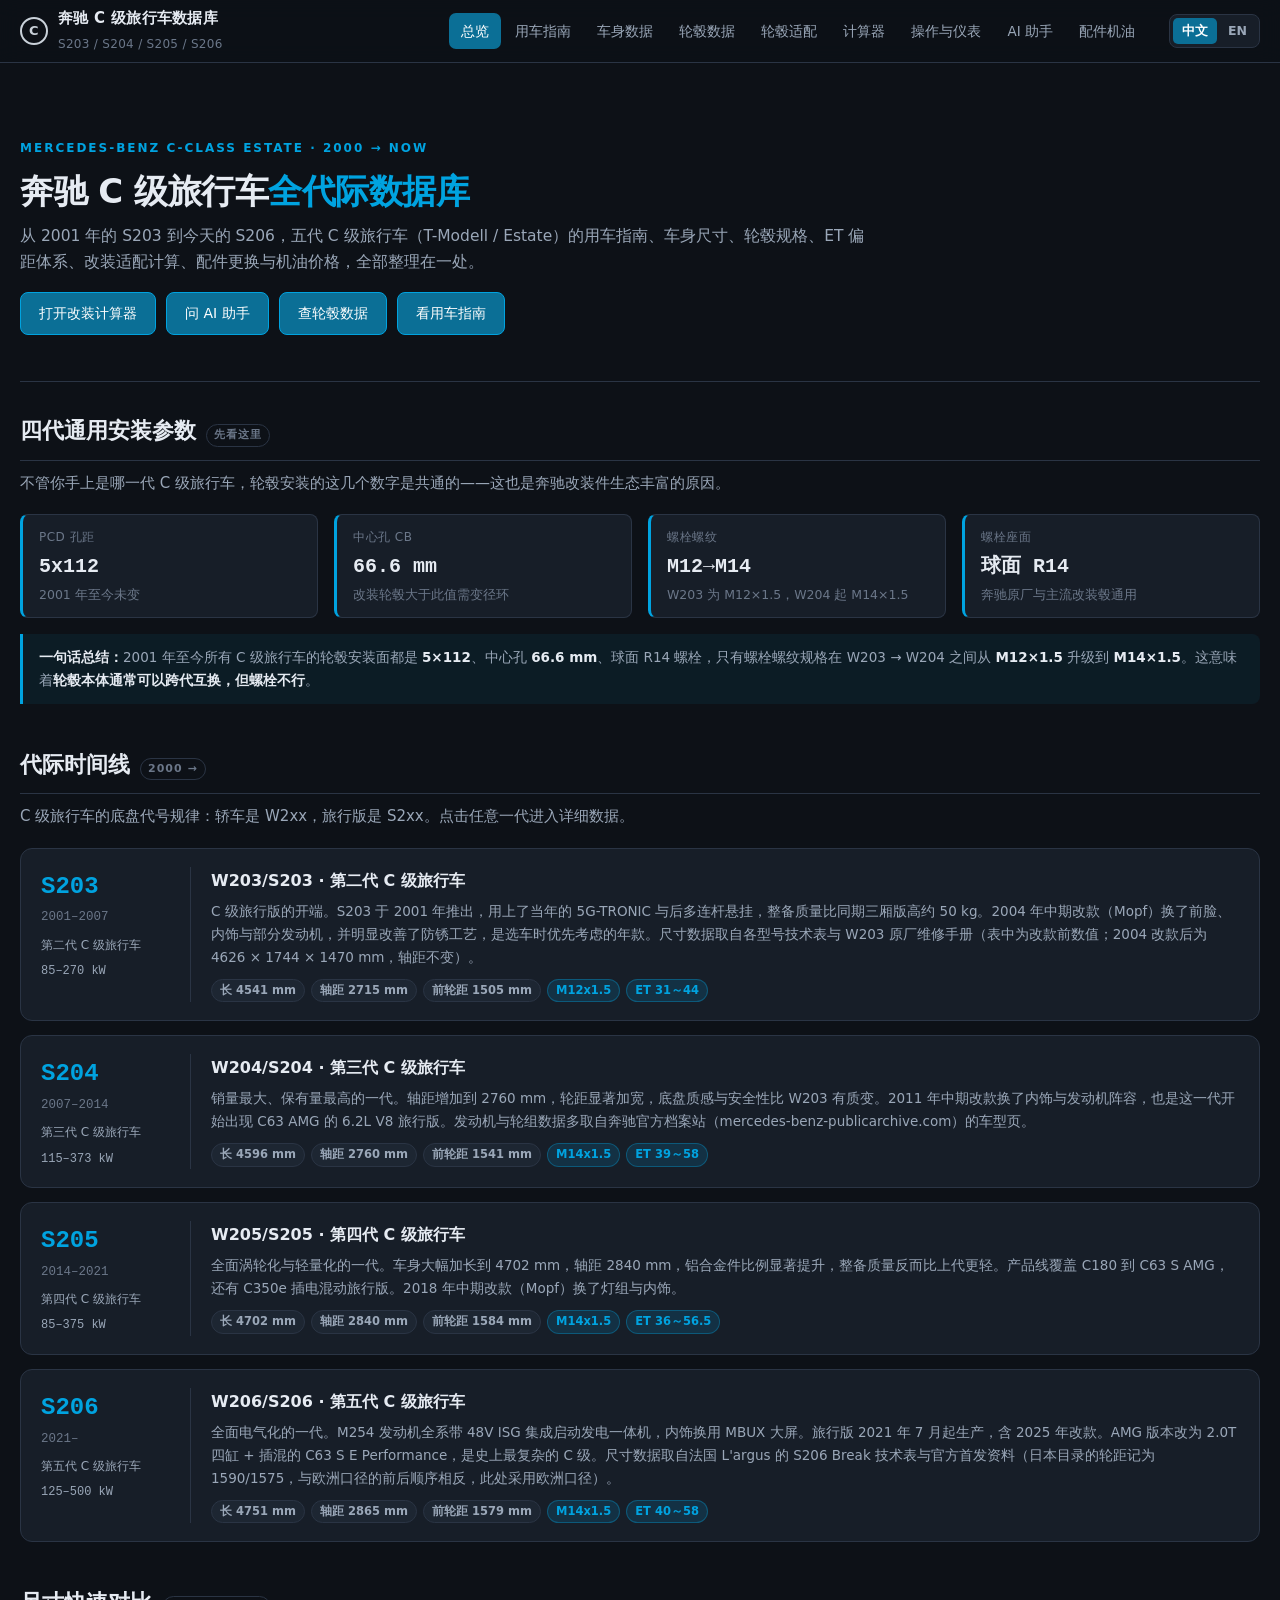
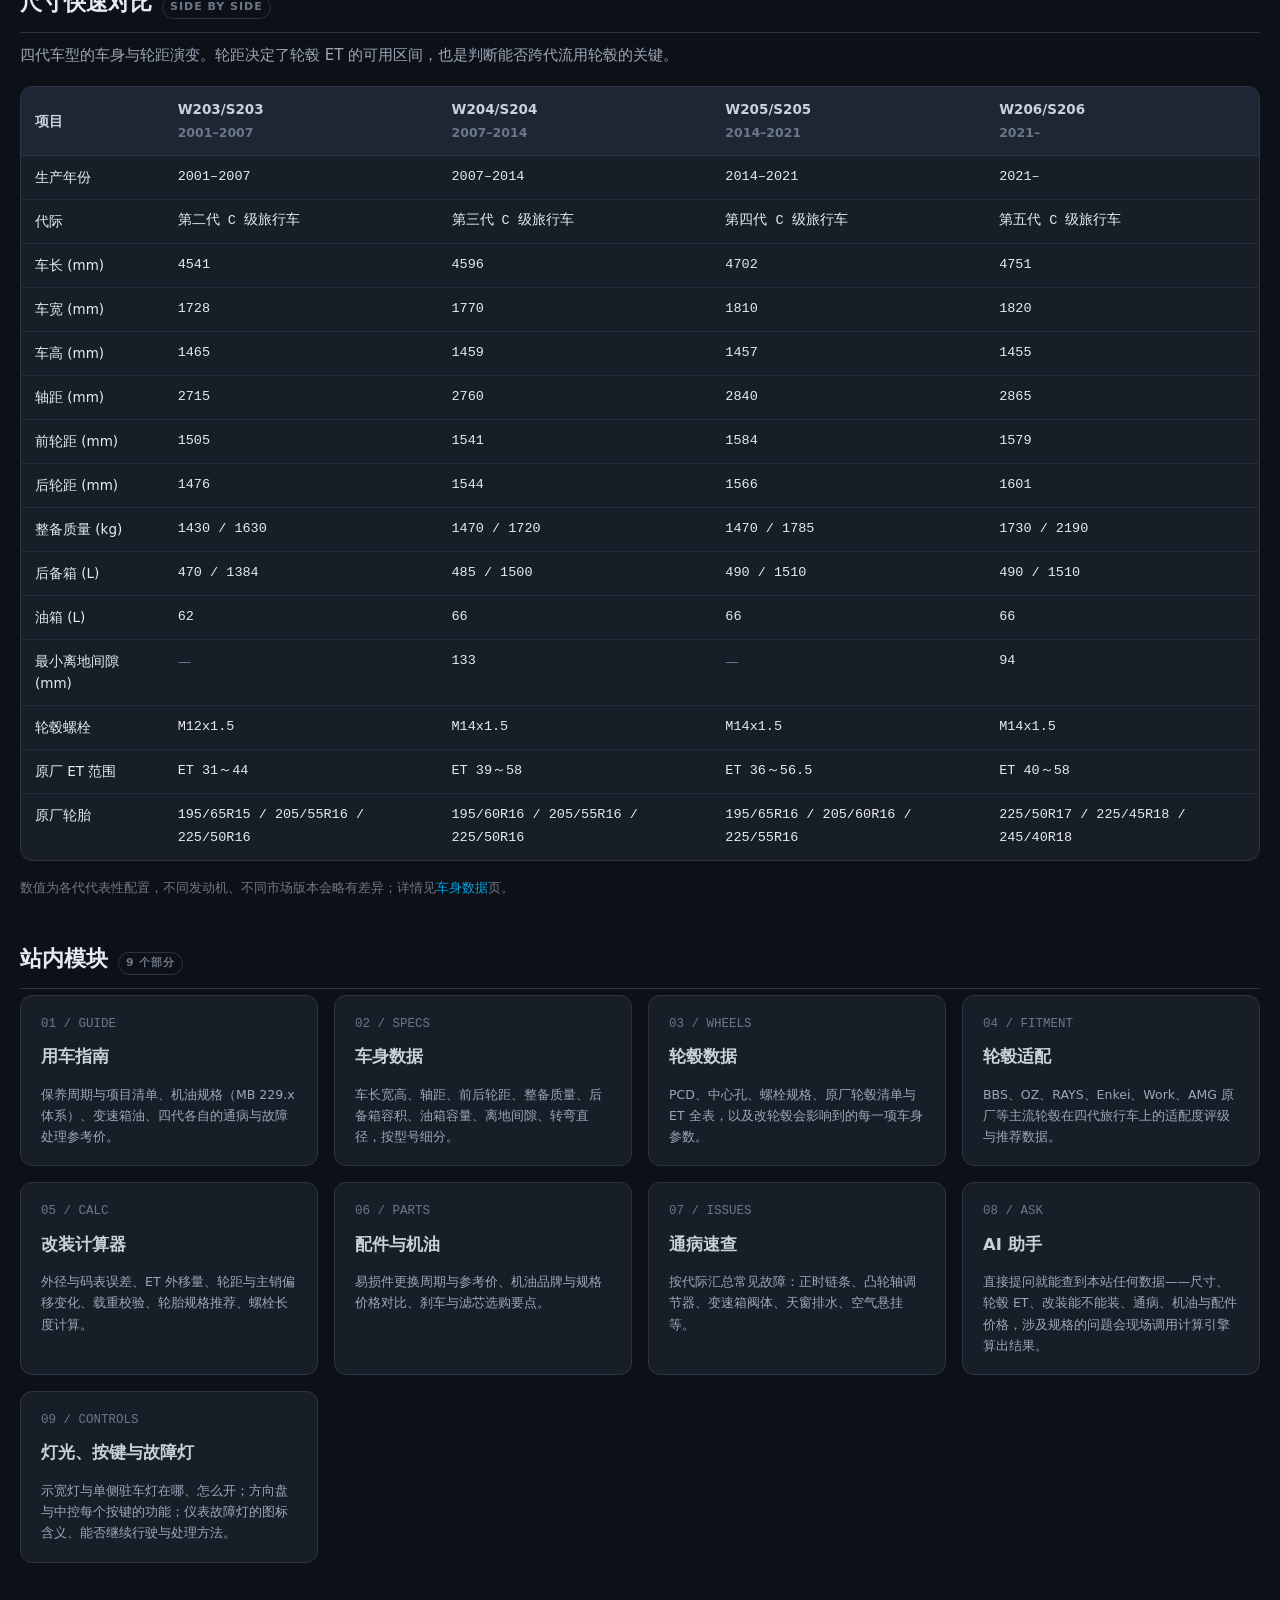
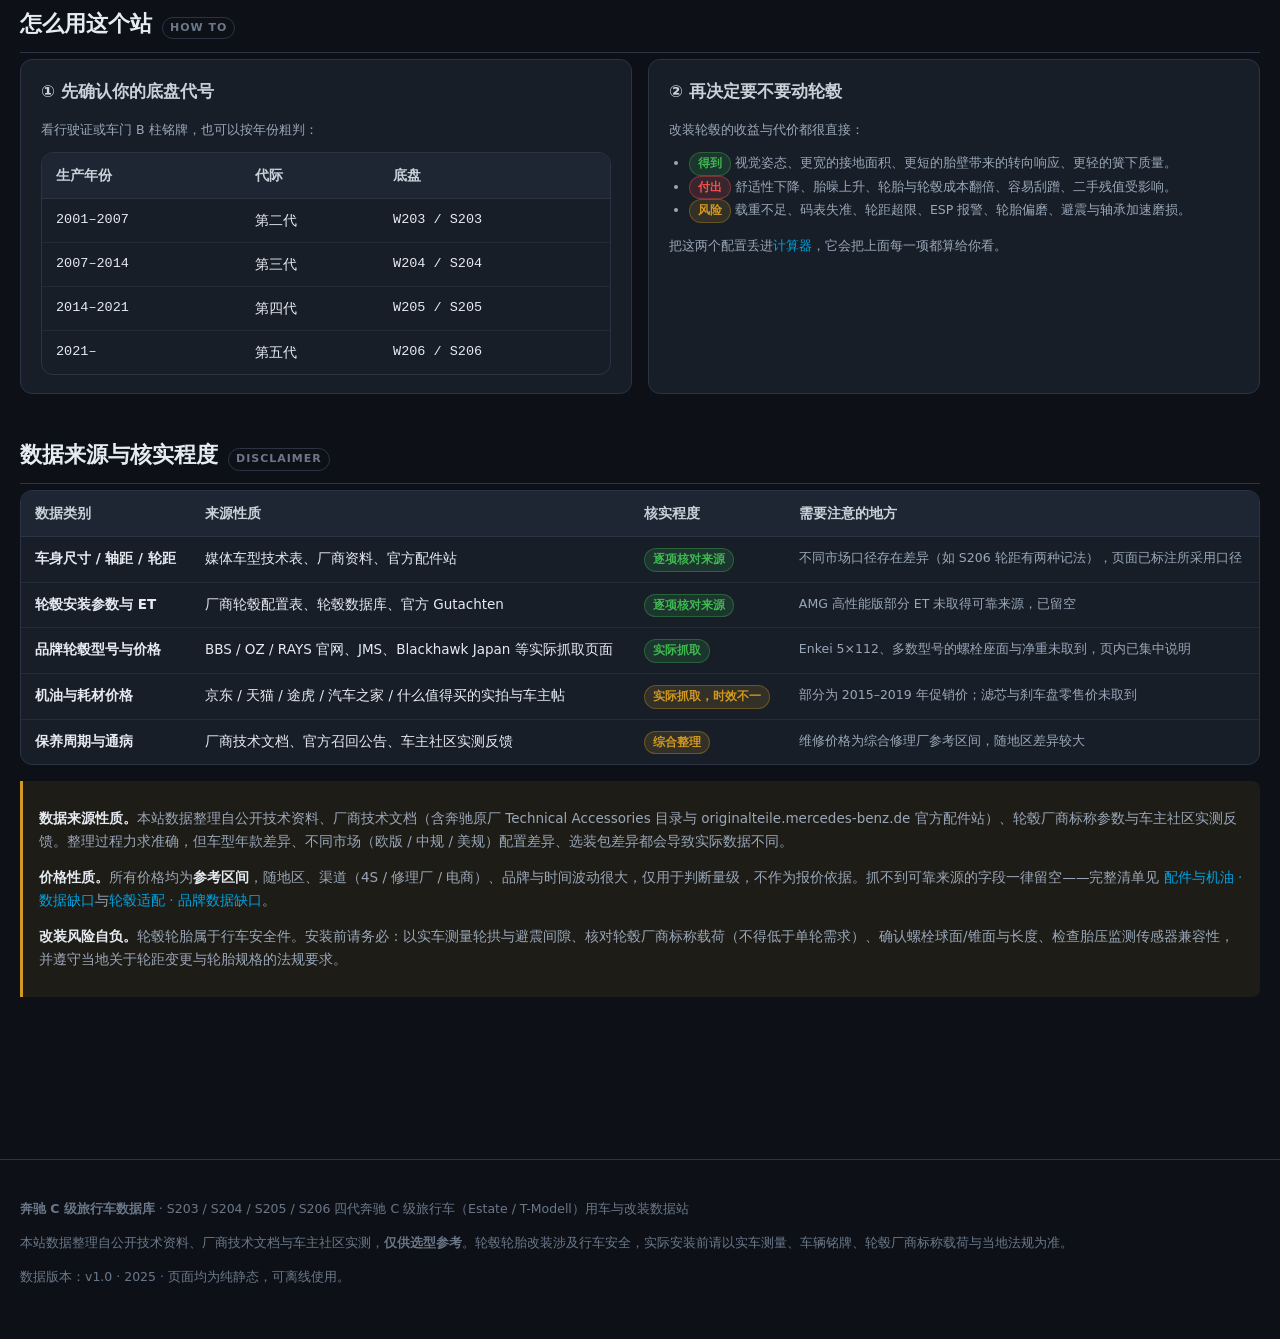
<file: index.html>
<!DOCTYPE html>
<html lang="zh-CN" data-i18n-title="site.docTitle">
<head>
<meta charset="UTF-8">
<meta name="viewport" content="width=device-width, initial-scale=1">
<title>奔驰 C 级旅行车数据库 · S203/S204/S205/S206 用车指南与轮毂数据</title>
<meta name="description" content="奔驰 C 级旅行车（Estate/T-Modell）2000 年以后全代际资料库：S203、S204、S205、S206 车身尺寸、轮毂数据、ET 偏距、改装适配计算、配件价格与机油规格。" data-i18n-attr="content:site.description">
<link rel="icon" href="favicon.svg" type="image/svg+xml">
<link rel="stylesheet" href="assets/css/style.css">
</head>
<body>

<header class="topbar" id="site-header"></header>

<main class="wrap">

  <div class="hero">
    <span class="eyebrow" data-i18n="home.hero.eyebrow">Mercedes-Benz C-Class Estate · 2000 → Now</span>
    <h1><span data-i18n="home.hero.title.before">奔驰 C 级旅行车</span><span class="accent" data-i18n="home.hero.title.accent">全代际数据库</span></h1>
    <p data-i18n="home.hero.desc">从 2001 年的 S203 到今天的 S206，五代 C 级旅行车（T-Modell / Estate）的用车指南、车身尺寸、
       轮毂规格、ET 偏距体系、改装适配计算、配件更换与机油价格，全部整理在一处。</p>
    <div class="toolbar mt16">
      <a class="btn" href="calculator.html" data-i18n="home.hero.btn1">打开改装计算器</a>
      <a class="btn ghost" href="assistant.html" data-i18n="home.hero.btn2">问 AI 助手</a>
      <a class="btn ghost" href="wheels.html" data-i18n="home.hero.btn3">查轮毂数据</a>
      <a class="btn ghost" href="guide.html" data-i18n="home.hero.btn4">看用车指南</a>
    </div>
  </div>

  <!-- ================= 关键数字 ================= -->
  <section>
    <h2 id="key"><span data-i18n="home.key.title">四代通用安装参数</span><span class="tag" data-i18n="home.key.tag">先看这里</span></h2>
    <p class="lead" data-i18n="home.key.lead">不管你手上是哪一代 C 级旅行车，轮毂安装的这几个数字是共通的——这也是奔驰改装件生态丰富的原因。</p>
    <div class="grid cols-4" id="key-stats"></div>
    <div class="note mt16" data-i18n-html="home.key.summary">
      <strong>一句话总结：</strong>2001 年至今所有 C 级旅行车的轮毂安装面都是 <strong>5×112</strong>、
      中心孔 <strong>66.6 mm</strong>、球面 R14 螺栓，只有螺栓螺纹规格在 W203 → W204 之间从
      <strong>M12×1.5</strong> 升级到 <strong>M14×1.5</strong>。这意味着<strong>轮毂本体通常可以跨代互换，但螺栓不行</strong>。
    </div>
  </section>

  <!-- ================= 代际时间线 ================= -->
  <section>
    <h2 id="gens"><span data-i18n="home.gens.title">代际时间线</span><span class="tag" data-i18n="home.gens.tag">2000 →</span></h2>
    <p class="lead" data-i18n="home.gens.lead">C 级旅行车的底盘代号规律：轿车是 W2xx，旅行版是 S2xx。点击任意一代进入详细数据。</p>
    <div class="timeline" id="timeline"></div>
  </section>

  <!-- ================= 快速对比 ================= -->
  <section>
    <h2 id="compare"><span data-i18n="home.compare.title">尺寸快速对比</span><span class="tag" data-i18n="home.compare.tag">Side by Side</span></h2>
    <p class="lead" data-i18n="home.compare.lead">四代车型的车身与轮距演变。轮距决定了轮毂 ET 的可用区间，也是判断能否跨代流用轮毂的关键。</p>
    <div id="quick-compare"></div>
    <div id="compare-note"></div>
  </section>

  <!-- ================= 功能入口 ================= -->
  <section>
    <h2 id="modules"><span data-i18n="home.modules.title">站内模块</span><span class="tag" data-i18n="home.modules.tag">9 个部分</span></h2>
    <div class="grid cols-3">
      <a class="card hover" href="guide.html">
        <div class="card-meta">01 / GUIDE</div>
        <h3 data-i18n="home.modules.guide.title">用车指南</h3>
        <p class="muted small" data-i18n="home.modules.guide.desc">保养周期与项目清单、机油规格（MB 229.x 体系）、变速箱油、四代各自的通病与故障处理参考价。</p>
      </a>
      <a class="card hover" href="specs.html">
        <div class="card-meta">02 / SPECS</div>
        <h3 data-i18n="home.modules.specs.title">车身数据</h3>
        <p class="muted small" data-i18n="home.modules.specs.desc">车长宽高、轴距、前后轮距、整备质量、后备箱容积、油箱容量、离地间隙、转弯直径，按型号细分。</p>
      </a>
      <a class="card hover" href="wheels.html">
        <div class="card-meta">03 / WHEELS</div>
        <h3 data-i18n="home.modules.wheels.title">轮毂数据</h3>
        <p class="muted small" data-i18n="home.modules.wheels.desc">PCD、中心孔、螺栓规格、原厂轮毂清单与 ET 全表，以及改轮毂会影响到的每一项车身参数。</p>
      </a>
      <a class="card hover" href="fitment.html">
        <div class="card-meta">04 / FITMENT</div>
        <h3 data-i18n="home.modules.fitment.title">轮毂适配</h3>
        <p class="muted small" data-i18n="home.modules.fitment.desc">BBS、OZ、RAYS、Enkei、Work、AMG 原厂等主流轮毂在四代旅行车上的适配度评级与推荐数据。</p>
      </a>
      <a class="card hover" href="calculator.html">
        <div class="card-meta">05 / CALC</div>
        <h3 data-i18n="home.modules.calc.title">改装计算器</h3>
        <p class="muted small" data-i18n="home.modules.calc.desc">外径与码表误差、ET 外移量、轮距与主销偏移变化、载重校验、轮胎规格推荐、螺栓长度计算。</p>
      </a>
      <a class="card hover" href="parts.html">
        <div class="card-meta">06 / PARTS</div>
        <h3 data-i18n="home.modules.parts.title">配件与机油</h3>
        <p class="muted small" data-i18n="home.modules.parts.desc">易损件更换周期与参考价、机油品牌与规格价格对比、刹车与滤芯选购要点。</p>
      </a>
      <a class="card hover" href="guide.html#issues">
        <div class="card-meta">07 / ISSUES</div>
        <h3 data-i18n="home.modules.issues.title">通病速查</h3>
        <p class="muted small" data-i18n="home.modules.issues.desc">按代际汇总常见故障：正时链条、凸轮轴调节器、变速箱阀体、天窗排水、空气悬挂等。</p>
      </a>
      <a class="card hover" href="assistant.html">
        <div class="card-meta">08 / ASK</div>
        <h3 data-i18n="home.modules.assistant.title">AI 助手</h3>
        <p class="muted small" data-i18n="home.modules.assistant.desc">直接提问就能查到本站任何数据——尺寸、轮毂 ET、改装能不能装、通病、机油与配件价格，
           涉及规格的问题会现场调用计算引擎算出结果。</p>
      </a>
      <a class="card hover" href="controls.html">
        <div class="card-meta">09 / CONTROLS</div>
        <h3 data-i18n="home.modules.controls.title">灯光、按键与故障灯</h3>
        <p class="muted small" data-i18n="home.modules.controls.desc">示宽灯与单侧驻车灯在哪、怎么开；方向盘与中控每个按键的功能；
           仪表故障灯的图标含义、能否继续行驶与处理方法。</p>
      </a>
    </div>
  </section>

  <!-- ================= 使用说明 ================= -->
  <section>
    <h2 id="usage"><span data-i18n="home.usage.title">怎么用这个站</span><span class="tag" data-i18n="home.usage.tag">How to</span></h2>
    <div class="grid cols-2">
      <div class="card">
        <h3 class="mt0" data-i18n="home.usage.step1.title">① 先确认你的底盘代号</h3>
        <p class="muted small" data-i18n="home.usage.step1.desc">看行驶证或车门 B 柱铭牌，也可以按年份粗判：</p>
        <div class="table-scroll">
          <table style="min-width:auto">
            <thead><tr>
              <th data-i18n="home.usage.table.year">生产年份</th>
              <th data-i18n="home.usage.table.gen">代际</th>
              <th data-i18n="home.usage.table.chassis">底盘</th>
            </tr></thead>
            <tbody>
              <tr><td class="mono">2001–2007</td><td data-i18n="home.usage.table.g2">第二代</td><td class="mono">W203 / S203</td></tr>
              <tr><td class="mono">2007–2014</td><td data-i18n="home.usage.table.g3">第三代</td><td class="mono">W204 / S204</td></tr>
              <tr><td class="mono">2014–2021</td><td data-i18n="home.usage.table.g4">第四代</td><td class="mono">W205 / S205</td></tr>
              <tr><td class="mono">2021–</td><td data-i18n="home.usage.table.g5">第五代</td><td class="mono">W206 / S206</td></tr>
            </tbody>
          </table>
        </div>
      </div>
      <div class="card">
        <h3 class="mt0" data-i18n="home.usage.step2.title">② 再决定要不要动轮毂</h3>
        <p class="muted small" data-i18n="home.usage.step2.desc">改装轮毂的收益与代价都很直接：</p>
        <ul class="small muted" style="padding-left:20px">
          <li data-i18n-html="home.usage.step2.gain"><span class="badge ok">得到</span> 视觉姿态、更宽的接地面积、更短的胎壁带来的转向响应、更轻的簧下质量。</li>
          <li data-i18n-html="home.usage.step2.cost"><span class="badge bad">付出</span> 舒适性下降、胎噪上升、轮胎与轮毂成本翻倍、容易刮蹭、二手残值受影响。</li>
          <li data-i18n-html="home.usage.step2.risk"><span class="badge warn">风险</span> 载重不足、码表失准、轮距超限、ESP 报警、轮胎偏磨、避震与轴承加速磨损。</li>
        </ul>
        <p class="small muted mb0" data-i18n-html="home.usage.step2.note">把这两个配置丢进<a href="calculator.html">计算器</a>，它会把上面每一项都算给你看。</p>
      </div>
    </div>
  </section>

  <!-- ================= 免责 ================= -->
  <section>
    <h2 id="disclaimer"><span data-i18n="home.disclaimer.title">数据来源与核实程度</span><span class="tag" data-i18n="home.disclaimer.tag">Disclaimer</span></h2>

    <div class="table-scroll">
      <table>
        <thead><tr>
          <th data-i18n="home.disclaimer.th.category">数据类别</th>
          <th data-i18n="home.disclaimer.th.source">来源性质</th>
          <th data-i18n="home.disclaimer.th.verified">核实程度</th>
          <th data-i18n="home.disclaimer.th.caveat">需要注意的地方</th>
        </tr></thead>
        <tbody>
          <tr>
            <td data-i18n-html="home.disclaimer.r1.cat"><strong>车身尺寸 / 轴距 / 轮距</strong></td>
            <td data-i18n="home.disclaimer.r1.src">媒体车型技术表、厂商资料、官方配件站</td>
            <td data-i18n-html="home.disclaimer.r1.ver"><span class="badge ok">逐项核对来源</span></td>
            <td class="small muted" data-i18n="home.disclaimer.r1.cav">不同市场口径存在差异（如 S206 轮距有两种记法），页面已标注所采用口径</td>
          </tr>
          <tr>
            <td data-i18n-html="home.disclaimer.r2.cat"><strong>轮毂安装参数与 ET</strong></td>
            <td data-i18n="home.disclaimer.r2.src">厂商轮毂配置表、轮毂数据库、官方 Gutachten</td>
            <td data-i18n-html="home.disclaimer.r2.ver"><span class="badge ok">逐项核对来源</span></td>
            <td class="small muted" data-i18n="home.disclaimer.r2.cav">AMG 高性能版部分 ET 未取得可靠来源，已留空</td>
          </tr>
          <tr>
            <td data-i18n-html="home.disclaimer.r3.cat"><strong>品牌轮毂型号与价格</strong></td>
            <td data-i18n="home.disclaimer.r3.src">BBS / OZ / RAYS 官网、JMS、Blackhawk Japan 等实际抓取页面</td>
            <td data-i18n-html="home.disclaimer.r3.ver"><span class="badge ok">实际抓取</span></td>
            <td class="small muted" data-i18n="home.disclaimer.r3.cav">Enkei 5×112、多数型号的螺栓座面与净重未取到，页内已集中说明</td>
          </tr>
          <tr>
            <td data-i18n-html="home.disclaimer.r4.cat"><strong>机油与耗材价格</strong></td>
            <td data-i18n="home.disclaimer.r4.src">京东 / 天猫 / 途虎 / 汽车之家 / 什么值得买的实拍与车主帖</td>
            <td data-i18n-html="home.disclaimer.r4.ver"><span class="badge warn">实际抓取，时效不一</span></td>
            <td class="small muted" data-i18n="home.disclaimer.r4.cav">部分为 2015–2019 年促销价；滤芯与刹车盘零售价未取到</td>
          </tr>
          <tr>
            <td data-i18n-html="home.disclaimer.r5.cat"><strong>保养周期与通病</strong></td>
            <td data-i18n="home.disclaimer.r5.src">厂商技术文档、官方召回公告、车主社区实测反馈</td>
            <td data-i18n-html="home.disclaimer.r5.ver"><span class="badge warn">综合整理</span></td>
            <td class="small muted" data-i18n="home.disclaimer.r5.cav">维修价格为综合修理厂参考区间，随地区差异较大</td>
          </tr>
        </tbody>
      </table>
    </div>

    <div class="note warn mt16">
      <p data-i18n-html="home.disclaimer.note1"><strong>数据来源性质。</strong>本站数据整理自公开技术资料、厂商技术文档（含奔驰原厂 Technical Accessories 目录与
         originalteile.mercedes-benz.de 官方配件站）、轮毂厂商标称参数与车主社区实测反馈。整理过程力求准确，
         但车型年款差异、不同市场（欧版 / 中规 / 美规）配置差异、选装包差异都会导致实际数据不同。</p>
      <p data-i18n-html="home.disclaimer.note2"><strong>价格性质。</strong>所有价格均为<strong>参考区间</strong>，随地区、渠道（4S / 修理厂 / 电商）、品牌与时间波动很大，
         仅用于判断量级，不作为报价依据。抓不到可靠来源的字段一律留空——完整清单见
         <a href="parts.html#gaps">配件与机油 · 数据缺口</a>与<a href="fitment.html#brands">轮毂适配 · 品牌数据缺口</a>。</p>
      <p data-i18n-html="home.disclaimer.note3"><strong>改装风险自负。</strong>轮毂轮胎属于行车安全件。安装前请务必：
         以实车测量轮拱与避震间隙、核对轮毂厂商标称载荷（不得低于单轮需求）、确认螺栓球面/锥面与长度、
         检查胎压监测传感器兼容性，并遵守当地关于轮距变更与轮胎规格的法规要求。</p>
    </div>
  </section>

</main>

<footer class="footer" id="site-footer"></footer>

<script src="lang/zh.js"></script>
<script src="lang/en.js"></script>
<script src="assets/js/i18n.js"></script>
<script src="data/c-class-data.js"></script>
<script src="data/i18n-en-c-class.js"></script>
<script src="data/i18n-en-controls.js"></script>
<script src="data/i18n-en-brands.js"></script>
<script src="assets/js/data-i18n.js"></script>
<script src="assets/js/app.js"></script>
<script src="assets/js/home.js"></script>
</body>
</html>
</file>
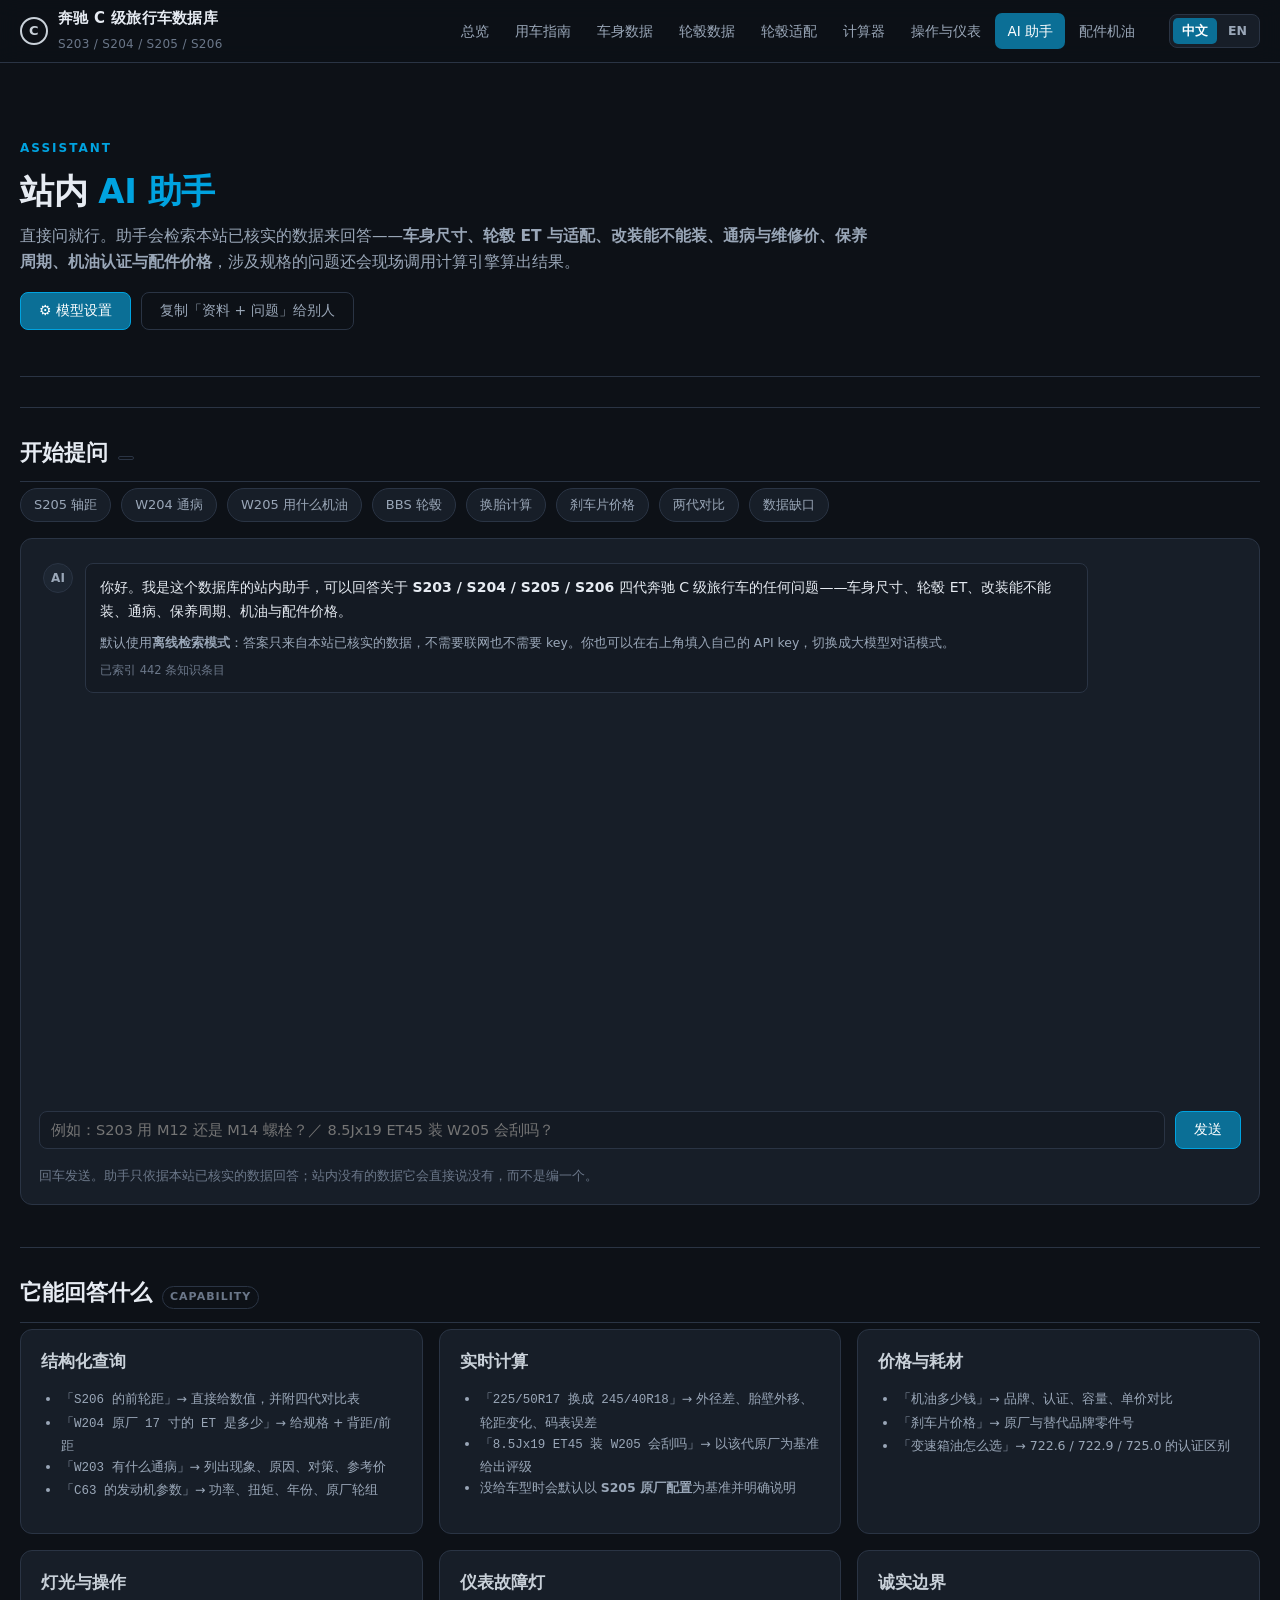
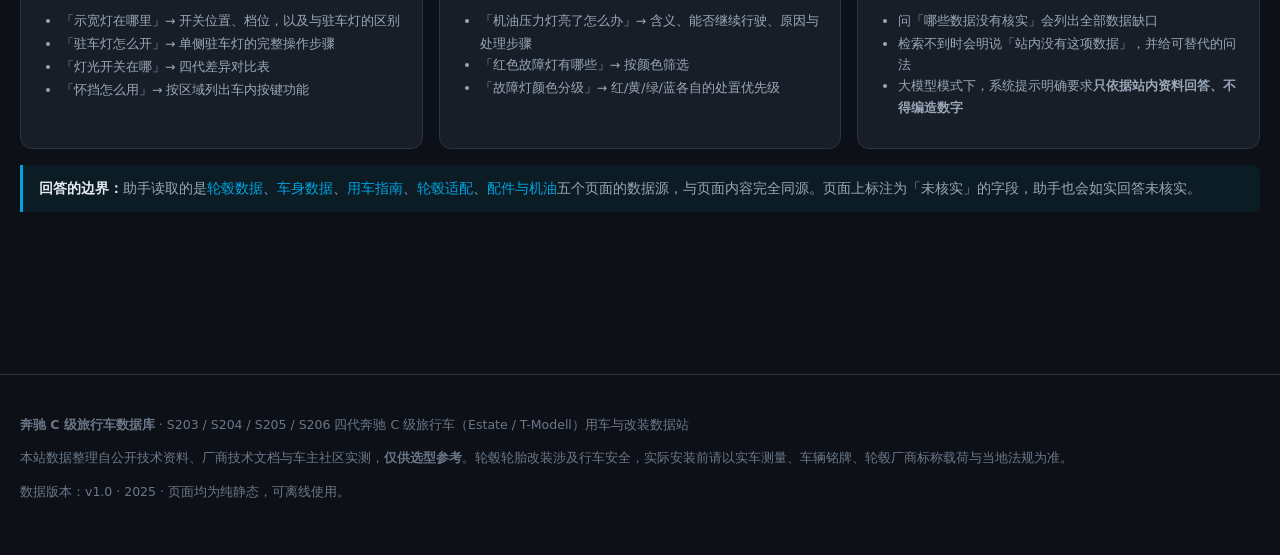
<file: assistant.html>
<!DOCTYPE html>
<html lang="zh-CN" data-i18n-title="pg.assistant.docTitle">
<head>
<meta charset="UTF-8">
<meta name="viewport" content="width=device-width, initial-scale=1">
<title>AI 助手 · 奔驰 C 级旅行车数据库</title>
<meta name="description" content="奔驰 C 级旅行车数据库的站内 AI 助手：可以直接提问车身尺寸、轮毂 ET、改装能不能装、通病、保养周期、机油与配件价格，答案全部来自本站已核实数据。" data-i18n-attr="content:pg.assistant.docDesc">
<link rel="icon" href="favicon.svg" type="image/svg+xml">
<link rel="stylesheet" href="assets/css/style.css">
</head>
<body>

<header class="topbar" id="site-header"></header>

<main class="wrap">

  <div class="hero">
    <span class="eyebrow" data-i18n="pg.assistant.hero.eyebrow">Assistant</span>
    <h1><span data-i18n="pg.assistant.hero.title.before">站内 </span><span class="accent" data-i18n="pg.assistant.hero.title.accent">AI 助手</span></h1>
    <p data-i18n-html="pg.assistant.hero.desc">直接问就行。助手会检索本站已核实的数据来回答——<strong>车身尺寸、轮毂 ET 与适配、改装能不能装、
       通病与维修价、保养周期、机油认证与配件价格</strong>，涉及规格的问题还会现场调用计算引擎算出结果。</p>
    <div class="toolbar mt16">
      <button type="button" id="llm-toggle" data-i18n="pg.assistant.hero.btnSettings">⚙ 模型设置</button>
      <button type="button" class="ghost" id="llm-copy" data-i18n="pg.assistant.hero.btnCopy">复制「资料 + 问题」给别人</button>
    </div>
  </div>

  <!-- ================= 模型设置 ================= -->
  <section id="llm-settings" class="hidden">
    <h2 id="settings"><span data-i18n="pg.assistant.settings.title">模型设置</span><span class="tag" data-i18n="pg.assistant.settings.tag">可选</span></h2>
    <p class="lead" data-i18n-html="pg.assistant.settings.lead">默认的<strong>离线检索模式</strong>不需要任何配置，答案完全来自本站数据。
       如果你希望助手用更自然的语言组织回答，可以填入自己的 API key 切换到<strong>大模型模式</strong>——
       检索到的本站资料会作为上下文一起发送，所以它仍然只依据本站数据回答。</p>

    <div class="grid cols-2">
      <div class="calc-panel">
        <div class="field">
          <label style="display:flex;align-items:center;gap:8px;cursor:pointer">
            <input type="checkbox" id="llm-enabled" style="width:auto">
            <span data-i18n="pg.assistant.settings.enabled">启用大模型模式</span>
          </label>
        </div>
        <div class="field">
          <label data-i18n-html="pg.assistant.settings.base.label">API Base URL <span class="hint">OpenAI 兼容接口</span></label>
          <input type="text" id="llm-base" placeholder="https://api.deepseek.com/v1">
        </div>
        <div class="field">
          <label data-i18n-html="pg.assistant.settings.key.label">API Key <span class="hint">只保存在你自己的浏览器里</span></label>
          <input type="text" id="llm-key" placeholder="sk-...">
        </div>
        <div class="field">
          <label data-i18n="pg.assistant.settings.model.label">模型名</label>
          <input type="text" id="llm-model" placeholder="deepseek-chat">
        </div>
        <button type="button" id="llm-save" data-i18n="pg.assistant.settings.save">保存设置</button>
        <p class="small faint mt16" data-i18n-html="pg.assistant.settings.presets">
          常用配置：DeepSeek <span class="mono">https://api.deepseek.com/v1</span> + <span class="mono">deepseek-chat</span>；
          OpenAI <span class="mono">https://api.openai.com/v1</span> + <span class="mono">gpt-4o-mini</span>；
          OpenRouter <span class="mono">https://openrouter.ai/api/v1</span>。
        </p>
      </div>
      <div class="card">
        <h3 class="mt0" data-i18n="pg.assistant.privacy.title">关于 key 与隐私</h3>
        <ul class="small muted" style="padding-left:20px">
          <li data-i18n-html="pg.assistant.privacy.li1">key 只存在你浏览器的 <span class="mono">localStorage</span> 里，不会上传到本站——本站是纯静态页面，<strong>根本没有后端</strong>。</li>
          <li data-i18n="pg.assistant.privacy.li2">请求由你的浏览器直接发往你填的 API 服务商，本站不经手。</li>
          <li data-i18n-html="pg.assistant.privacy.li3">如果服务商不允许浏览器直连（CORS 限制），会提示失败并<strong>自动回落到离线检索</strong>，功能不受影响。</li>
          <li data-i18n="pg.assistant.privacy.li4">不想配 key 也可以用右上角的「复制资料 + 问题」，粘贴到任意 AI 对话框里。</li>
        </ul>
        <div class="note warn mt16" data-i18n-html="pg.assistant.privacy.warn">
          <strong>为什么不内置 key？</strong>静态页面里的任何 key 都会随源码公开，等于泄露。
          让每个使用者填自己的 key 是这类站点唯一安全的做法。
        </div>
      </div>
    </div>
  </section>

  <hr class="soft">

  <!-- ================= 聊天区 ================= -->
  <section>
    <h2 id="chat"><span data-i18n="pg.assistant.chat.title">开始提问</span><span class="tag" id="kb-count"></span></h2>

    <div class="toolbar">
      <span class="chip" data-ask="S205 的轴距是多少" data-i18n-attr="data-ask:pg.assistant.ask.wheelbase" data-i18n="pg.assistant.chip.wheelbase">S205 轴距</span>
      <span class="chip" data-ask="W204 有什么通病" data-i18n-attr="data-ask:pg.assistant.ask.issue" data-i18n="pg.assistant.chip.issue">W204 通病</span>
      <span class="chip" data-ask="W205 用什么机油" data-i18n-attr="data-ask:pg.assistant.ask.oil" data-i18n="pg.assistant.chip.oil">W205 用什么机油</span>
      <span class="chip" data-ask="BBS 有哪些适配的轮毂" data-i18n-attr="data-ask:pg.assistant.ask.brand" data-i18n="pg.assistant.chip.brand">BBS 轮毂</span>
      <span class="chip" data-ask="225/50R17 换成 245/40R18 会怎样" data-i18n-attr="data-ask:pg.assistant.ask.calc" data-i18n="pg.assistant.chip.calc">换胎计算</span>
      <span class="chip" data-ask="刹车片多少钱" data-i18n-attr="data-ask:pg.assistant.ask.brake" data-i18n="pg.assistant.chip.brake">刹车片价格</span>
      <span class="chip" data-ask="S204 和 S205 的轴距差多少" data-i18n-attr="data-ask:pg.assistant.ask.compare" data-i18n="pg.assistant.chip.compare">两代对比</span>
      <span class="chip" data-ask="哪些数据没有核实" data-i18n-attr="data-ask:pg.assistant.ask.gap" data-i18n="pg.assistant.chip.gap">数据缺口</span>
    </div>

    <div class="chat-wrap">
      <div class="chat-log" id="chat-log"></div>
      <div class="chat-input-row">
        <input type="text" id="chat-input" autocomplete="off"
               placeholder="例如：S203 用 M12 还是 M14 螺栓？／ 8.5Jx19 ET45 装 W205 会刮吗？"
               data-i18n-attr="placeholder:pg.assistant.chat.placeholder">
        <button type="button" id="chat-send" data-i18n="pg.assistant.chat.send">发送</button>
      </div>
      <div class="small faint mt16" data-i18n="pg.assistant.chat.note">
        回车发送。助手只依据本站已核实的数据回答；站内没有的数据它会直接说没有，而不是编一个。
      </div>
    </div>
  </section>

  <hr class="soft">

  <!-- ================= 能力说明 ================= -->
  <section>
    <h2 id="ability"><span data-i18n="pg.assistant.ability.title">它能回答什么</span><span class="tag" data-i18n="pg.assistant.ability.tag">Capability</span></h2>
    <div class="grid cols-2">
      <div class="card">
        <h3 class="mt0" data-i18n="pg.assistant.ability.query.title">结构化查询</h3>
        <ul class="small muted" style="padding-left:20px">
          <li data-i18n-html="pg.assistant.ability.query.li1">「<span class="mono">S206 的前轮距</span>」→ 直接给数值，并附四代对比表</li>
          <li data-i18n-html="pg.assistant.ability.query.li2">「<span class="mono">W204 原厂 17 寸的 ET 是多少</span>」→ 给规格 + 背距/前距</li>
          <li data-i18n-html="pg.assistant.ability.query.li3">「<span class="mono">W203 有什么通病</span>」→ 列出现象、原因、对策、参考价</li>
          <li data-i18n-html="pg.assistant.ability.query.li4">「<span class="mono">C63 的发动机参数</span>」→ 功率、扭矩、年份、原厂轮组</li>
        </ul>
      </div>
      <div class="card">
        <h3 class="mt0" data-i18n="pg.assistant.ability.calc.title">实时计算</h3>
        <ul class="small muted" style="padding-left:20px">
          <li data-i18n-html="pg.assistant.ability.calc.li1">「<span class="mono">225/50R17 换成 245/40R18</span>」→ 外径差、胎壁外移、轮距变化、码表误差</li>
          <li data-i18n-html="pg.assistant.ability.calc.li2">「<span class="mono">8.5Jx19 ET45 装 W205 会刮吗</span>」→ 以该代原厂为基准给出评级</li>
          <li data-i18n-html="pg.assistant.ability.calc.li3">没给车型时会默认以 <strong>S205 原厂配置</strong>为基准并明确说明</li>
        </ul>
      </div>
      <div class="card">
        <h3 class="mt0" data-i18n="pg.assistant.ability.price.title">价格与耗材</h3>
        <ul class="small muted" style="padding-left:20px">
          <li data-i18n-html="pg.assistant.ability.price.li1">「<span class="mono">机油多少钱</span>」→ 品牌、认证、容量、单价对比</li>
          <li data-i18n-html="pg.assistant.ability.price.li2">「<span class="mono">刹车片价格</span>」→ 原厂与替代品牌零件号</li>
          <li data-i18n-html="pg.assistant.ability.price.li3">「<span class="mono">变速箱油怎么选</span>」→ 722.6 / 722.9 / 725.0 的认证区别</li>
        </ul>
      </div>
      <div class="card">
        <h3 class="mt0" data-i18n="pg.assistant.ability.light.title">灯光与操作</h3>
        <ul class="small muted" style="padding-left:20px">
          <li data-i18n-html="pg.assistant.ability.light.li1">「<span class="mono">示宽灯在哪里</span>」→ 开关位置、档位，以及与驻车灯的区别</li>
          <li data-i18n-html="pg.assistant.ability.light.li2">「<span class="mono">驻车灯怎么开</span>」→ 单侧驻车灯的完整操作步骤</li>
          <li data-i18n-html="pg.assistant.ability.light.li3">「<span class="mono">灯光开关在哪</span>」→ 四代差异对比表</li>
          <li data-i18n-html="pg.assistant.ability.light.li4">「<span class="mono">怀挡怎么用</span>」→ 按区域列出车内按键功能</li>
        </ul>
      </div>
      <div class="card">
        <h3 class="mt0" data-i18n="pg.assistant.ability.warn.title">仪表故障灯</h3>
        <ul class="small muted" style="padding-left:20px">
          <li data-i18n-html="pg.assistant.ability.warn.li1">「<span class="mono">机油压力灯亮了怎么办</span>」→ 含义、能否继续行驶、原因与处理步骤</li>
          <li data-i18n-html="pg.assistant.ability.warn.li2">「<span class="mono">红色故障灯有哪些</span>」→ 按颜色筛选</li>
          <li data-i18n-html="pg.assistant.ability.warn.li3">「<span class="mono">故障灯颜色分级</span>」→ 红/黄/绿/蓝各自的处置优先级</li>
        </ul>
      </div>
      <div class="card">
        <h3 class="mt0" data-i18n="pg.assistant.ability.gap.title">诚实边界</h3>
        <ul class="small muted" style="padding-left:20px">
          <li data-i18n-html="pg.assistant.ability.gap.li1">问「<span class="mono">哪些数据没有核实</span>」会列出全部数据缺口</li>
          <li data-i18n="pg.assistant.ability.gap.li2">检索不到时会明说「站内没有这项数据」，并给可替代的问法</li>
          <li data-i18n-html="pg.assistant.ability.gap.li3">大模型模式下，系统提示明确要求<strong>只依据站内资料回答、不得编造数字</strong></li>
        </ul>
      </div>
    </div>

    <div class="note mt16" data-i18n-html="pg.assistant.ability.note">
      <strong>回答的边界：</strong>助手读取的是<a href="wheels.html">轮毂数据</a>、
      <a href="specs.html">车身数据</a>、<a href="guide.html">用车指南</a>、
      <a href="fitment.html">轮毂适配</a>、<a href="parts.html">配件与机油</a>五个页面的数据源，
      与页面内容完全同源。页面上标注为「未核实」的字段，助手也会如实回答未核实。
    </div>
  </section>

</main>

<footer class="footer" id="site-footer"></footer>

<script src="lang/zh.js"></script>
<script src="lang/en.js"></script>
<script src="lang/p-assistant.zh.js"></script>
<script src="lang/p-assistant.en.js"></script>
  <script src="lang/p-calc.zh.js"></script>
  <script src="lang/p-calc.en.js"></script>
<script src="assets/js/i18n.js"></script>
<script src="data/c-class-data.js"></script>
<script src="data/wheel-brands.js"></script>
<script src="data/controls-data.js"></script>
<script src="data/i18n-en-c-class.js"></script>
<script src="data/i18n-en-controls.js"></script>
<script src="data/i18n-en-brands.js"></script>
<script src="assets/js/data-i18n.js"></script>
<script src="assets/js/app.js"></script>
<script src="assets/js/wheel-calc.js"></script>
<script src="assets/js/car-icons.js"></script>
<script src="assets/js/kb.js"></script>
<script src="assets/js/assistant.js"></script>
</body>
</html>
</file>
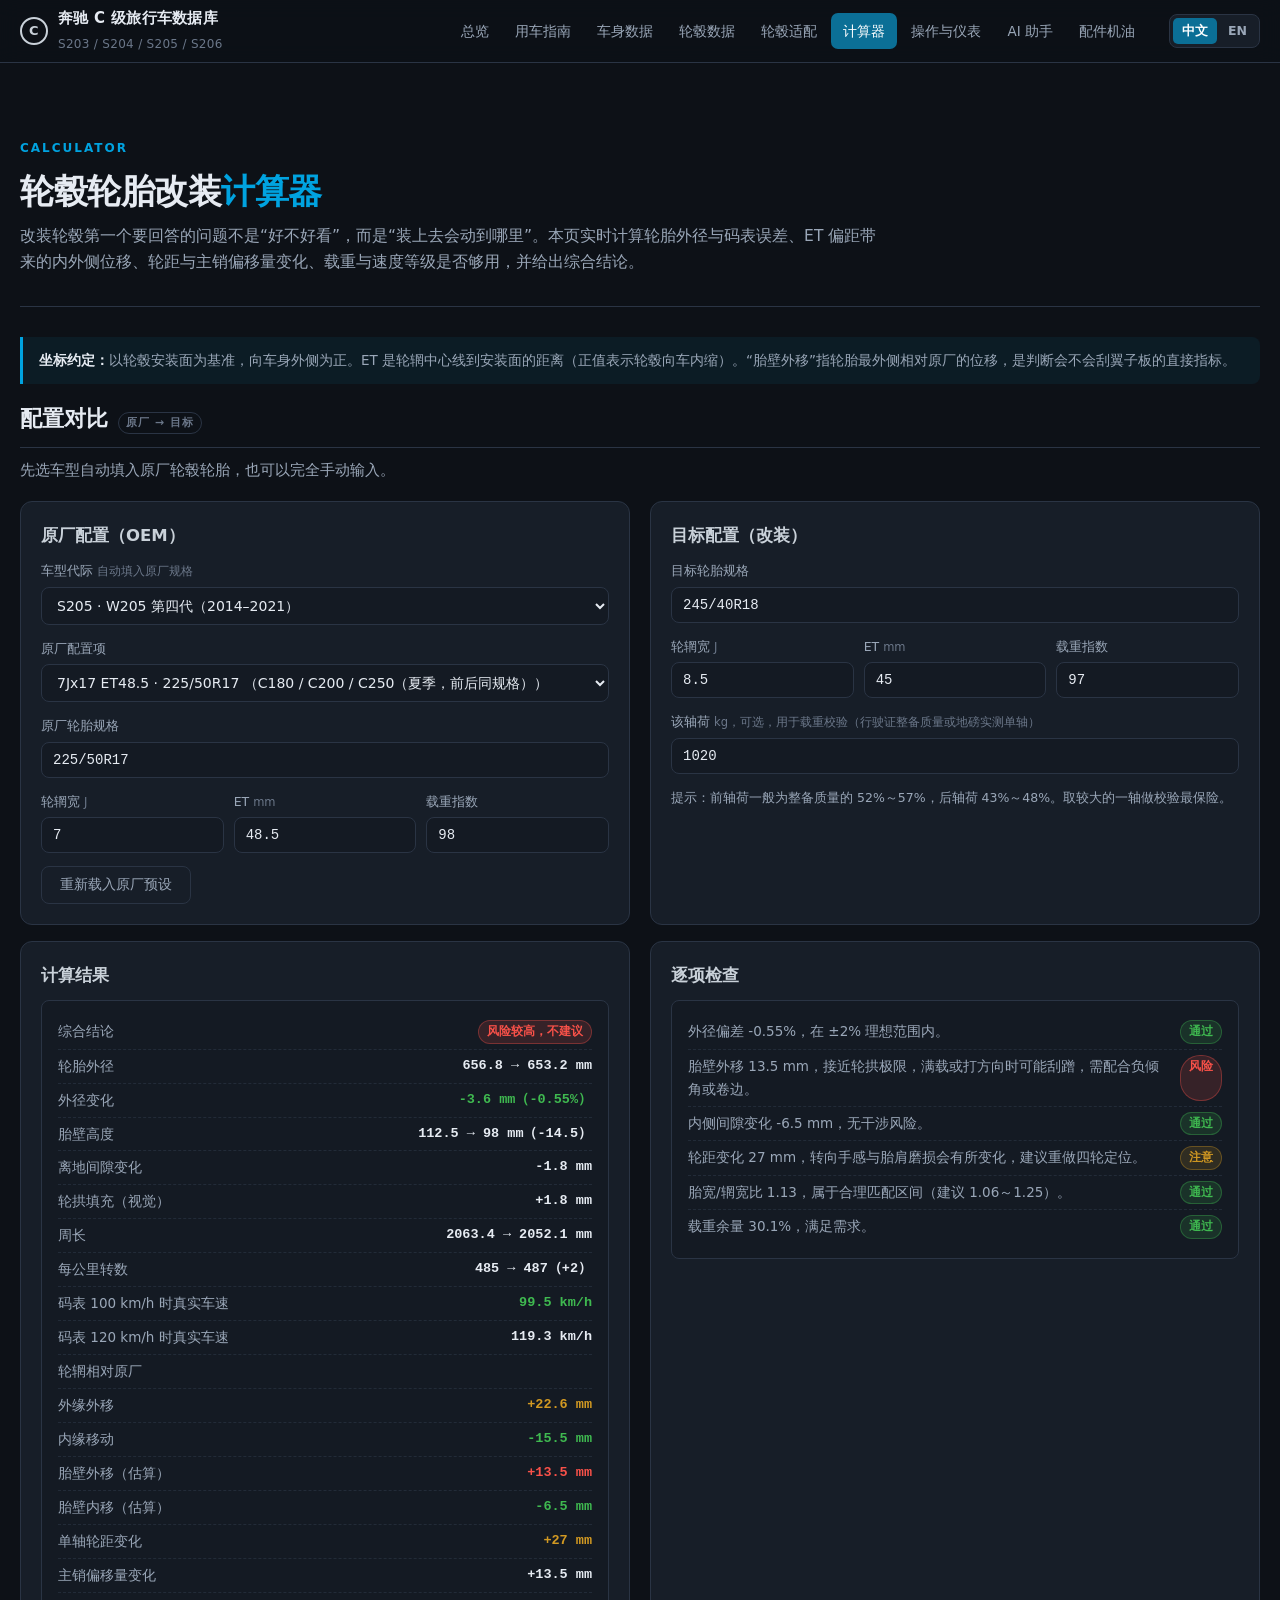
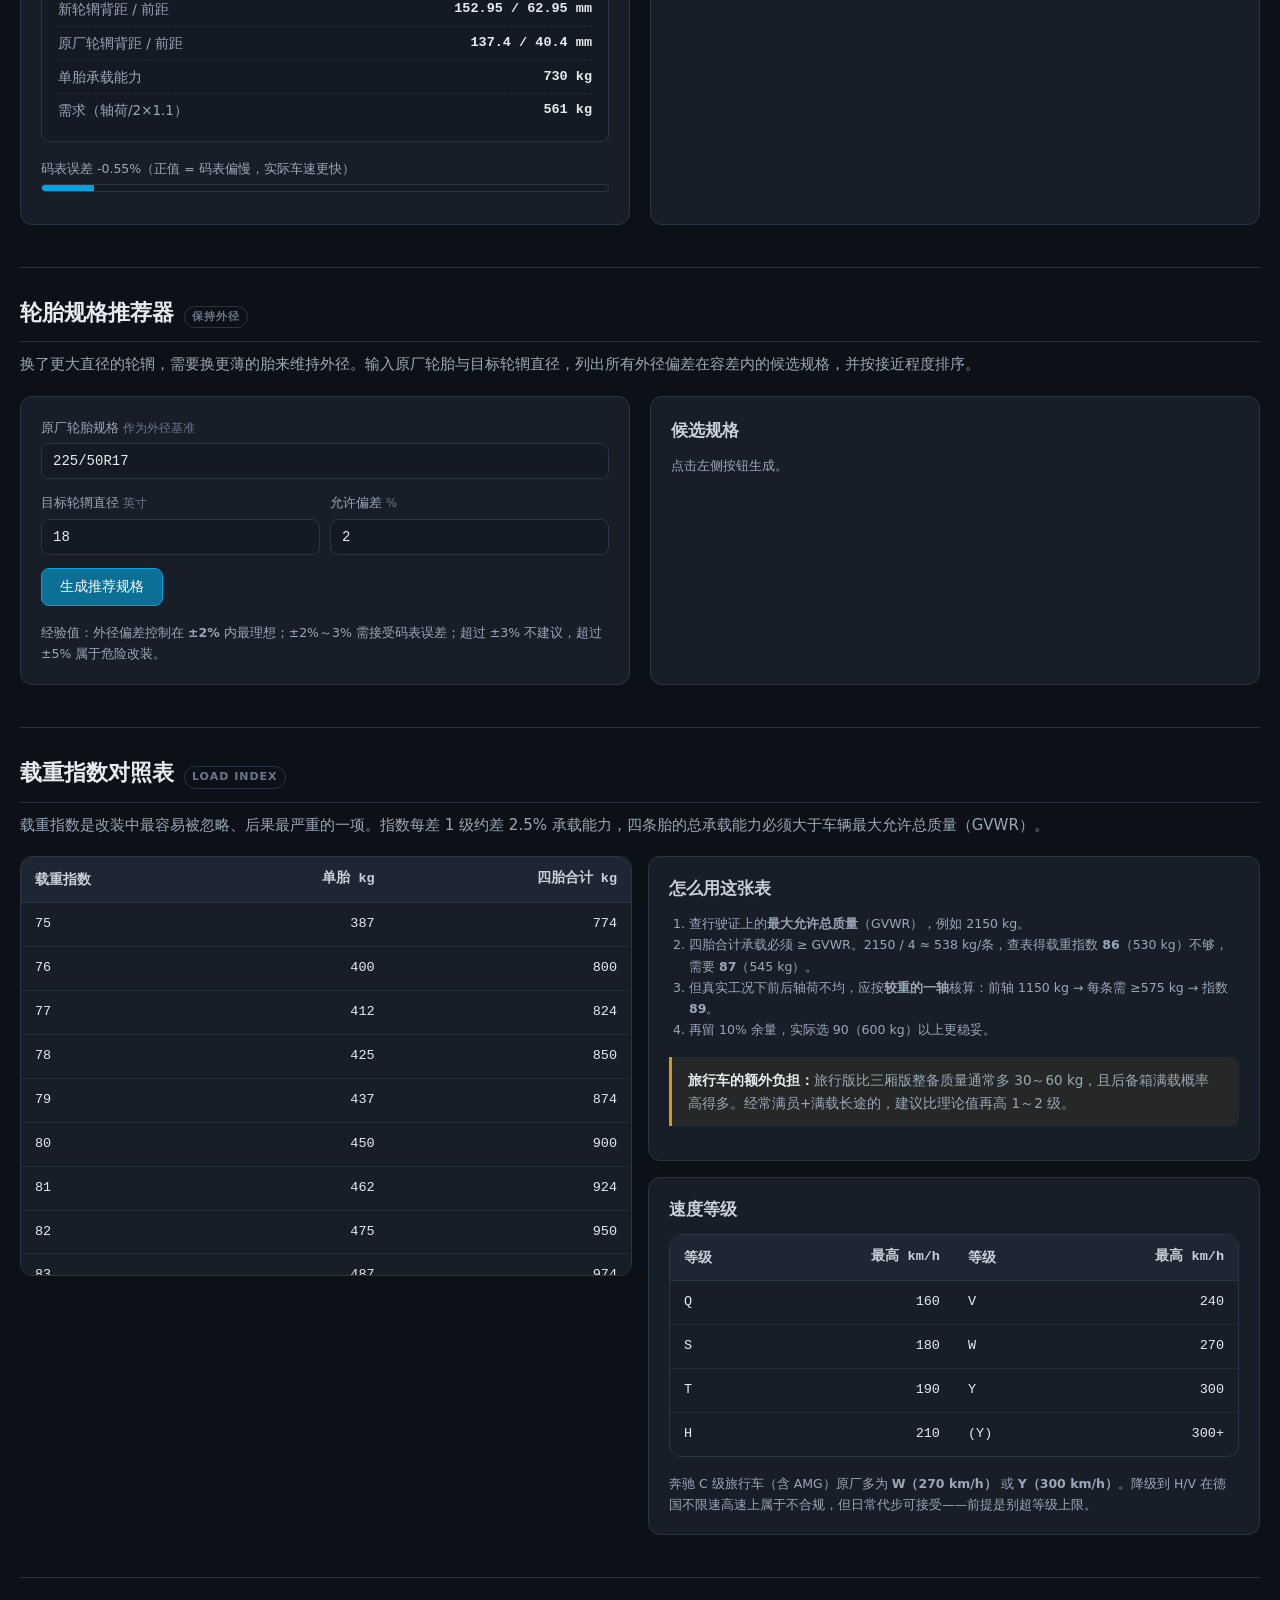
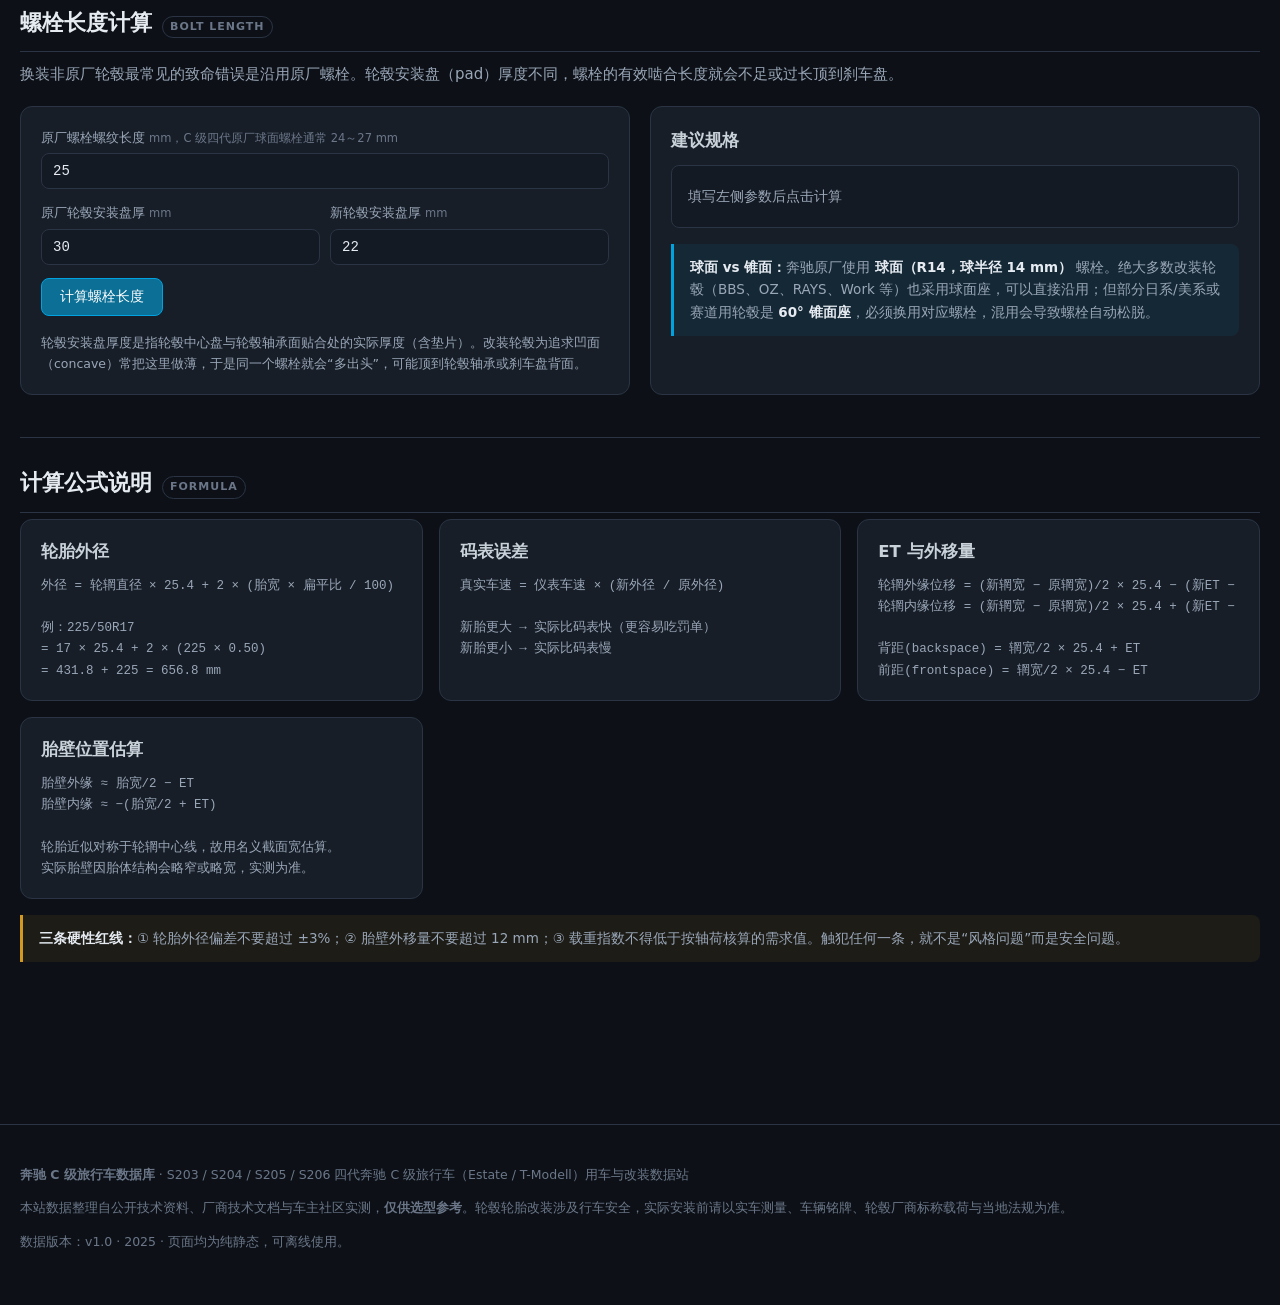
<file: calculator.html>
<!DOCTYPE html>
<html lang="zh-CN" data-i18n-title="pg.calc.docTitle">
<head>
<meta charset="UTF-8">
<meta name="viewport" content="width=device-width, initial-scale=1">
<title>轮毂轮胎改装计算器 · 奔驰 C 级旅行车数据库</title>
<meta name="description" content="奔驰 C 级旅行车（S203/S204/S205/S206）轮毂轮胎改装计算器：外径与码表误差、ET 偏距外移量、轮距与主销偏移变化、载重指数校验、轮胎规格推荐。" data-i18n-attr="content:pg.calc.description">
<link rel="icon" href="favicon.svg" type="image/svg+xml">
<link rel="stylesheet" href="assets/css/style.css">
</head>
<body>

<header class="topbar" id="site-header"></header>

<main class="wrap">

  <div class="hero">
    <span class="eyebrow" data-i18n="pg.calc.hero.eyebrow">Calculator</span>
    <h1 data-i18n-html="pg.calc.hero.title">轮毂轮胎改装<span class="accent">计算器</span></h1>
    <p data-i18n="pg.calc.hero.desc">改装轮毂第一个要回答的问题不是“好不好看”，而是“装上去会动到哪里”。本页实时计算轮胎外径与码表误差、
       ET 偏距带来的内外侧位移、轮距与主销偏移量变化、载重与速度等级是否够用，并给出综合结论。</p>
  </div>

  <div class="note" data-i18n-html="pg.calc.note.coord">
    <strong>坐标约定：</strong>以轮毂安装面为基准，向车身外侧为正。ET 是轮辋中心线到安装面的距离（正值表示轮毂向车内缩）。
      “胎壁外移”指轮胎最外侧相对原厂的位移，是判断会不会刮翼子板的直接指标。
  </div>

  <section>
    <h2 id="s1" data-i18n-html="pg.calc.s1.title">配置对比<span class="tag">原厂 → 目标</span></h2>
    <p class="lead" data-i18n="pg.calc.s1.lead">先选车型自动填入原厂轮毂轮胎，也可以完全手动输入。</p>

    <div class="calc-grid">
      <!-- ============ 原厂配置 ============ -->
      <div class="calc-panel">
        <h3 data-i18n="pg.calc.oem.title">原厂配置（OEM）</h3>
        <div class="field">
          <label data-i18n-html="pg.calc.oem.gen">车型代际 <span class="hint">自动填入原厂规格</span></label>
          <select id="calc-generation">
            <option value="W203/S203" data-i18n="pg.calc.oem.opt.s203">S203 · W203 第二代（2001–2007）</option>
            <option value="W204/S204" data-i18n="pg.calc.oem.opt.s204">S204 · W204 第三代（2007–2014）</option>
            <option value="W205/S205" selected data-i18n="pg.calc.oem.opt.s205">S205 · W205 第四代（2014–2021）</option>
            <option value="W206/S206" data-i18n="pg.calc.oem.opt.s206">S206 · W206 第五代（2021–）</option>
          </select>
        </div>
        <div class="field">
          <label data-i18n="pg.calc.oem.trim">原厂配置项</label>
          <select id="calc-trim"></select>
        </div>
        <div id="calc-form">
          <div class="field">
            <label data-i18n="pg.calc.oem.tyre">原厂轮胎规格</label>
            <input type="text" id="oem-tyre" placeholder="225/50R17 98W" data-i18n-attr="placeholder:pg.calc.oem.tyrePh" value="225/50R17">
          </div>
          <div class="row3">
            <div class="field">
              <label data-i18n-html="pg.calc.label.rimWidth">轮辋宽 <span class="hint">J</span></label>
              <input type="number" id="oem-rimwidth" step="0.5" value="7.5">
            </div>
            <div class="field">
              <label data-i18n-html="pg.calc.label.et">ET <span class="hint">mm</span></label>
              <input type="number" id="oem-et" step="0.5" value="45.5">
            </div>
            <div class="field">
              <label data-i18n="pg.calc.label.load">载重指数</label>
              <input type="number" id="oem-load" value="98">
            </div>
          </div>
        </div>
        <button class="ghost" type="button" id="btn-preset" data-i18n="pg.calc.oem.preset">重新载入原厂预设</button>
      </div>

      <!-- ============ 目标配置 ============ -->
      <div class="calc-panel">
        <h3 data-i18n="pg.calc.tgt.title">目标配置（改装）</h3>
        <div class="field">
          <label data-i18n="pg.calc.tgt.tyre">目标轮胎规格</label>
          <input type="text" id="target-tyre" placeholder="245/40R18 97Y" data-i18n-attr="placeholder:pg.calc.tgt.tyrePh" value="245/40R18">
        </div>
        <div class="row3">
          <div class="field">
            <label data-i18n-html="pg.calc.label.rimWidth">轮辋宽 <span class="hint">J</span></label>
            <input type="number" id="target-rimwidth" step="0.5" value="8.5">
          </div>
          <div class="field">
            <label data-i18n-html="pg.calc.label.et">ET <span class="hint">mm</span></label>
            <input type="number" id="target-et" step="0.5" value="45">
          </div>
          <div class="field">
            <label data-i18n="pg.calc.label.load">载重指数</label>
            <input type="number" id="target-load" value="97">
          </div>
        </div>
        <div class="field">
          <label data-i18n-html="pg.calc.tgt.axle">该轴荷 <span class="hint">kg，可选，用于载重校验（行驶证整备质量或地磅实测单轴）</span></label>
          <input type="number" id="calc-axleload" placeholder="例如 1000" data-i18n-attr="placeholder:pg.calc.tgt.axlePh" value="1020">
        </div>
        <div class="small muted" data-i18n="pg.calc.tgt.axleTip">提示：前轴荷一般为整备质量的 52%～57%，后轴荷 43%～48%。取较大的一轴做校验最保险。</div>
      </div>
    </div>

    <div class="calc-grid mt16">
      <div class="calc-panel">
        <h3 data-i18n="pg.calc.result.title">计算结果</h3>
        <div class="result-box" id="calc-result"></div>
        <div id="calc-speedbar" class="mt16"></div>
      </div>
      <div class="calc-panel">
        <h3 data-i18n="pg.calc.issues.title">逐项检查</h3>
        <div class="result-box" id="calc-issues"></div>
      </div>
    </div>
  </section>

  <hr class="soft">

  <section>
    <h2 id="s2" data-i18n-html="pg.calc.s2.title">轮胎规格推荐器<span class="tag">保持外径</span></h2>
    <p class="lead" data-i18n="pg.calc.s2.lead">换了更大直径的轮辋，需要换更薄的胎来维持外径。输入原厂轮胎与目标轮辋直径，
       列出所有外径偏差在容差内的候选规格，并按接近程度排序。</p>

    <div class="calc-grid">
      <div class="calc-panel">
        <div class="field">
          <label data-i18n-html="pg.calc.rec.base">原厂轮胎规格 <span class="hint">作为外径基准</span></label>
          <input type="text" id="rec-base" value="225/50R17">
        </div>
        <div class="row2">
          <div class="field">
            <label data-i18n-html="pg.calc.rec.rim">目标轮辋直径 <span class="hint">英寸</span></label>
            <input type="number" id="rec-rim" step="1" min="15" max="22" value="18">
          </div>
          <div class="field">
            <label data-i18n-html="pg.calc.rec.tol">允许偏差 <span class="hint">%</span></label>
            <input type="number" id="rec-tol" step="0.5" min="0.5" max="5" value="2">
          </div>
        </div>
        <button type="button" id="btn-recommend" data-i18n="pg.calc.rec.btn">生成推荐规格</button>
        <div class="small muted mt16" data-i18n-html="pg.calc.rec.tip">
          经验值：外径偏差控制在 <strong>±2%</strong> 内最理想；±2%～3% 需接受码表误差；
          超过 ±3% 不建议，超过 ±5% 属于危险改装。
        </div>
      </div>
      <div class="calc-panel">
        <h3 class="mt0" data-i18n="pg.calc.rec.candidates">候选规格</h3>
        <div id="rec-result"><div class="small muted" data-i18n="pg.calc.rec.empty">点击左侧按钮生成。</div></div>
      </div>
    </div>
  </section>

  <hr class="soft">

  <section>
    <h2 id="s3" data-i18n-html="pg.calc.s3.title">载重指数对照表<span class="tag">Load Index</span></h2>
    <p class="lead" data-i18n="pg.calc.s3.lead">载重指数是改装中最容易被忽略、后果最严重的一项。指数每差 1 级约差 2.5% 承载能力，
       四条胎的总承载能力必须大于车辆最大允许总质量（GVWR）。</p>
    <div class="grid cols-2">
      <div>
        <div class="table-scroll" style="max-height:420px;overflow-y:auto">
          <table>
            <thead><tr><th data-i18n="pg.calc.li.th.index">载重指数</th><th class="num" data-i18n="pg.calc.li.th.single">单胎 kg</th><th class="num" data-i18n="pg.calc.li.th.four">四胎合计 kg</th></tr></thead>
            <tbody id="li-table-body"></tbody>
          </table>
        </div>
      </div>
      <div>
        <div class="card">
          <h3 class="mt0" data-i18n="pg.calc.li.how.title">怎么用这张表</h3>
          <ol class="small muted" style="padding-left:20px;margin:0">
            <li data-i18n-html="pg.calc.li.how.li1">查行驶证上的<strong>最大允许总质量</strong>（GVWR），例如 2150 kg。</li>
            <li data-i18n-html="pg.calc.li.how.li2">四胎合计承载必须 ≥ GVWR。2150 / 4 ≈ 538 kg/条，查表得载重指数 <strong>86</strong>（530 kg）不够，需要 <strong>87</strong>（545 kg）。</li>
            <li data-i18n-html="pg.calc.li.how.li3">但真实工况下前后轴荷不均，应按<strong>较重的一轴</strong>核算：前轴 1150 kg → 每条需 ≥575 kg → 指数 <strong>89</strong>。</li>
            <li data-i18n-html="pg.calc.li.how.li4">再留 10% 余量，实际选 90（600 kg）以上更稳妥。</li>
          </ol>
          <div class="note warn mt16" data-i18n-html="pg.calc.li.wagonNote">
            <strong>旅行车的额外负担：</strong>旅行版比三厢版整备质量通常多 30～60 kg，且后备箱满载概率高得多。
            经常满员+满载长途的，建议比理论值再高 1～2 级。
          </div>
        </div>
        <div class="card mt16">
          <h3 class="mt0" data-i18n="pg.calc.speed.title">速度等级</h3>
          <div class="table-scroll">
            <table style="min-width:auto">
              <thead><tr><th data-i18n="pg.calc.speed.th.grade">等级</th><th class="num" data-i18n="pg.calc.speed.th.max">最高 km/h</th><th data-i18n="pg.calc.speed.th.grade">等级</th><th class="num" data-i18n="pg.calc.speed.th.max">最高 km/h</th></tr></thead>
              <tbody>
                <tr><td class="mono">Q</td><td class="num">160</td><td class="mono">V</td><td class="num">240</td></tr>
                <tr><td class="mono">S</td><td class="num">180</td><td class="mono">W</td><td class="num">270</td></tr>
                <tr><td class="mono">T</td><td class="num">190</td><td class="mono">Y</td><td class="num">300</td></tr>
                <tr><td class="mono">H</td><td class="num">210</td><td class="mono">(Y)</td><td class="num">300+</td></tr>
              </tbody>
            </table>
          </div>
          <div class="small muted mt16" data-i18n-html="pg.calc.speed.note">奔驰 C 级旅行车（含 AMG）原厂多为 <strong>W（270 km/h）</strong> 或 <strong>Y（300 km/h）</strong>。
            降级到 H/V 在德国不限速高速上属于不合规，但日常代步可接受——前提是别超等级上限。</div>
        </div>
      </div>
    </div>
  </section>

  <hr class="soft">

  <section>
    <h2 id="s4" data-i18n-html="pg.calc.s4.title">螺栓长度计算<span class="tag">Bolt Length</span></h2>
    <p class="lead" data-i18n="pg.calc.s4.lead">换装非原厂轮毂最常见的致命错误是沿用原厂螺栓。轮毂安装盘（pad）厚度不同，
       螺栓的有效啮合长度就会不足或过长顶到刹车盘。</p>

    <div class="calc-grid">
      <div class="calc-panel">
        <div class="field">
          <label data-i18n-html="pg.calc.bolt.oemLen">原厂螺栓螺纹长度 <span class="hint">mm，C 级四代原厂球面螺栓通常 24～27 mm</span></label>
          <input type="number" id="bolt-oem-len" step="1" value="25">
        </div>
        <div class="row2">
          <div class="field">
            <label data-i18n-html="pg.calc.bolt.oemPad">原厂轮毂安装盘厚 <span class="hint">mm</span></label>
            <input type="number" id="bolt-oem-pad" step="1" value="30">
          </div>
          <div class="field">
            <label data-i18n-html="pg.calc.bolt.newPad">新轮毂安装盘厚 <span class="hint">mm</span></label>
            <input type="number" id="bolt-new-pad" step="1" value="22">
          </div>
        </div>
        <button type="button" id="btn-bolt" data-i18n="pg.calc.bolt.btn">计算螺栓长度</button>
        <div class="small muted mt16" data-i18n="pg.calc.bolt.tip">
          轮毂安装盘厚度是指轮毂中心盘与轮毂轴承面贴合处的实际厚度（含垫片）。
          改装轮毂为追求凹面（concave）常把这里做薄，于是同一个螺栓就会“多出头”，可能顶到轮毂轴承或刹车盘背面。
        </div>
      </div>
      <div class="calc-panel">
        <h3 class="mt0" data-i18n="pg.calc.bolt.plan">建议规格</h3>
        <div class="result-box" id="bolt-result">
          <div class="line"><span class="lbl" data-i18n="pg.calc.bolt.placeholder">填写左侧参数后点击计算</span></div>
        </div>
        <div class="note mt16" data-i18n-html="pg.calc.bolt.seatNote">
          <strong>球面 vs 锥面：</strong>奔驰原厂使用 <strong>球面（R14，球半径 14 mm）</strong> 螺栓。
          绝大多数改装轮毂（BBS、OZ、RAYS、Work 等）也采用球面座，可以直接沿用；
          但部分日系/美系或赛道用轮毂是 <strong>60° 锥面座</strong>，必须换用对应螺栓，混用会导致螺栓自动松脱。
        </div>
      </div>
    </div>
  </section>

  <hr class="soft">

  <section>
    <h2 id="s5" data-i18n-html="pg.calc.s5.title">计算公式说明<span class="tag">Formula</span></h2>
    <div class="grid cols-2">
      <div class="card">
        <h3 class="mt0" data-i18n="pg.calc.f.od.title">轮胎外径</h3>
        <pre class="mono small" style="overflow-x:auto;color:var(--text-dim);margin:0" data-i18n="pg.calc.f.od.pre">外径 = 轮辋直径 × 25.4 + 2 × (胎宽 × 扁平比 / 100)

例：225/50R17
= 17 × 25.4 + 2 × (225 × 0.50)
= 431.8 + 225 = 656.8 mm</pre>
      </div>
      <div class="card">
        <h3 class="mt0" data-i18n="pg.calc.f.speedo.title">码表误差</h3>
        <pre class="mono small" style="overflow-x:auto;color:var(--text-dim);margin:0" data-i18n="pg.calc.f.speedo.pre">真实车速 = 仪表车速 × (新外径 / 原外径)

新胎更大 → 实际比码表快（更容易吃罚单）
新胎更小 → 实际比码表慢</pre>
      </div>
      <div class="card">
        <h3 class="mt0" data-i18n="pg.calc.f.et.title">ET 与外移量</h3>
        <pre class="mono small" style="overflow-x:auto;color:var(--text-dim);margin:0" data-i18n="pg.calc.f.et.pre">轮辋外缘位移 = (新辋宽 − 原辋宽)/2 × 25.4 − (新ET − 原ET)
轮辋内缘位移 = (新辋宽 − 原辋宽)/2 × 25.4 + (新ET − 原ET)

背距(backspace) = 辋宽/2 × 25.4 + ET
前距(frontspace) = 辋宽/2 × 25.4 − ET</pre>
      </div>
      <div class="card">
        <h3 class="mt0" data-i18n="pg.calc.f.bulge.title">胎壁位置估算</h3>
        <pre class="mono small" style="overflow-x:auto;color:var(--text-dim);margin:0" data-i18n="pg.calc.f.bulge.pre">胎壁外缘 ≈ 胎宽/2 − ET
胎壁内缘 ≈ −(胎宽/2 + ET)

轮胎近似对称于轮辋中心线，故用名义截面宽估算。
实际胎壁因胎体结构会略窄或略宽，实测为准。</pre>
      </div>
    </div>

    <div class="note warn mt16" data-i18n-html="pg.calc.hardline">
      <strong>三条硬性红线：</strong>
      ① 轮胎外径偏差不要超过 ±3%；② 胎壁外移量不要超过 12 mm；③ 载重指数不得低于按轴荷核算的需求值。
      触犯任何一条，就不是“风格问题”而是安全问题。
    </div>
  </section>

</main>

<footer class="footer" id="site-footer"></footer>

<script src="lang/zh.js"></script>
<script src="lang/en.js"></script>
<script src="lang/p-calc.zh.js"></script>
<script src="lang/p-calc.en.js"></script>
<script src="assets/js/i18n.js"></script>
<script src="data/c-class-data.js"></script>
<script src="data/i18n-en-c-class.js"></script>
<script src="data/i18n-en-controls.js"></script>
<script src="data/i18n-en-brands.js"></script>
<script src="assets/js/data-i18n.js"></script>
<script src="assets/js/app.js"></script>
<script src="assets/js/wheel-calc.js"></script>
</body>
</html>
</file>
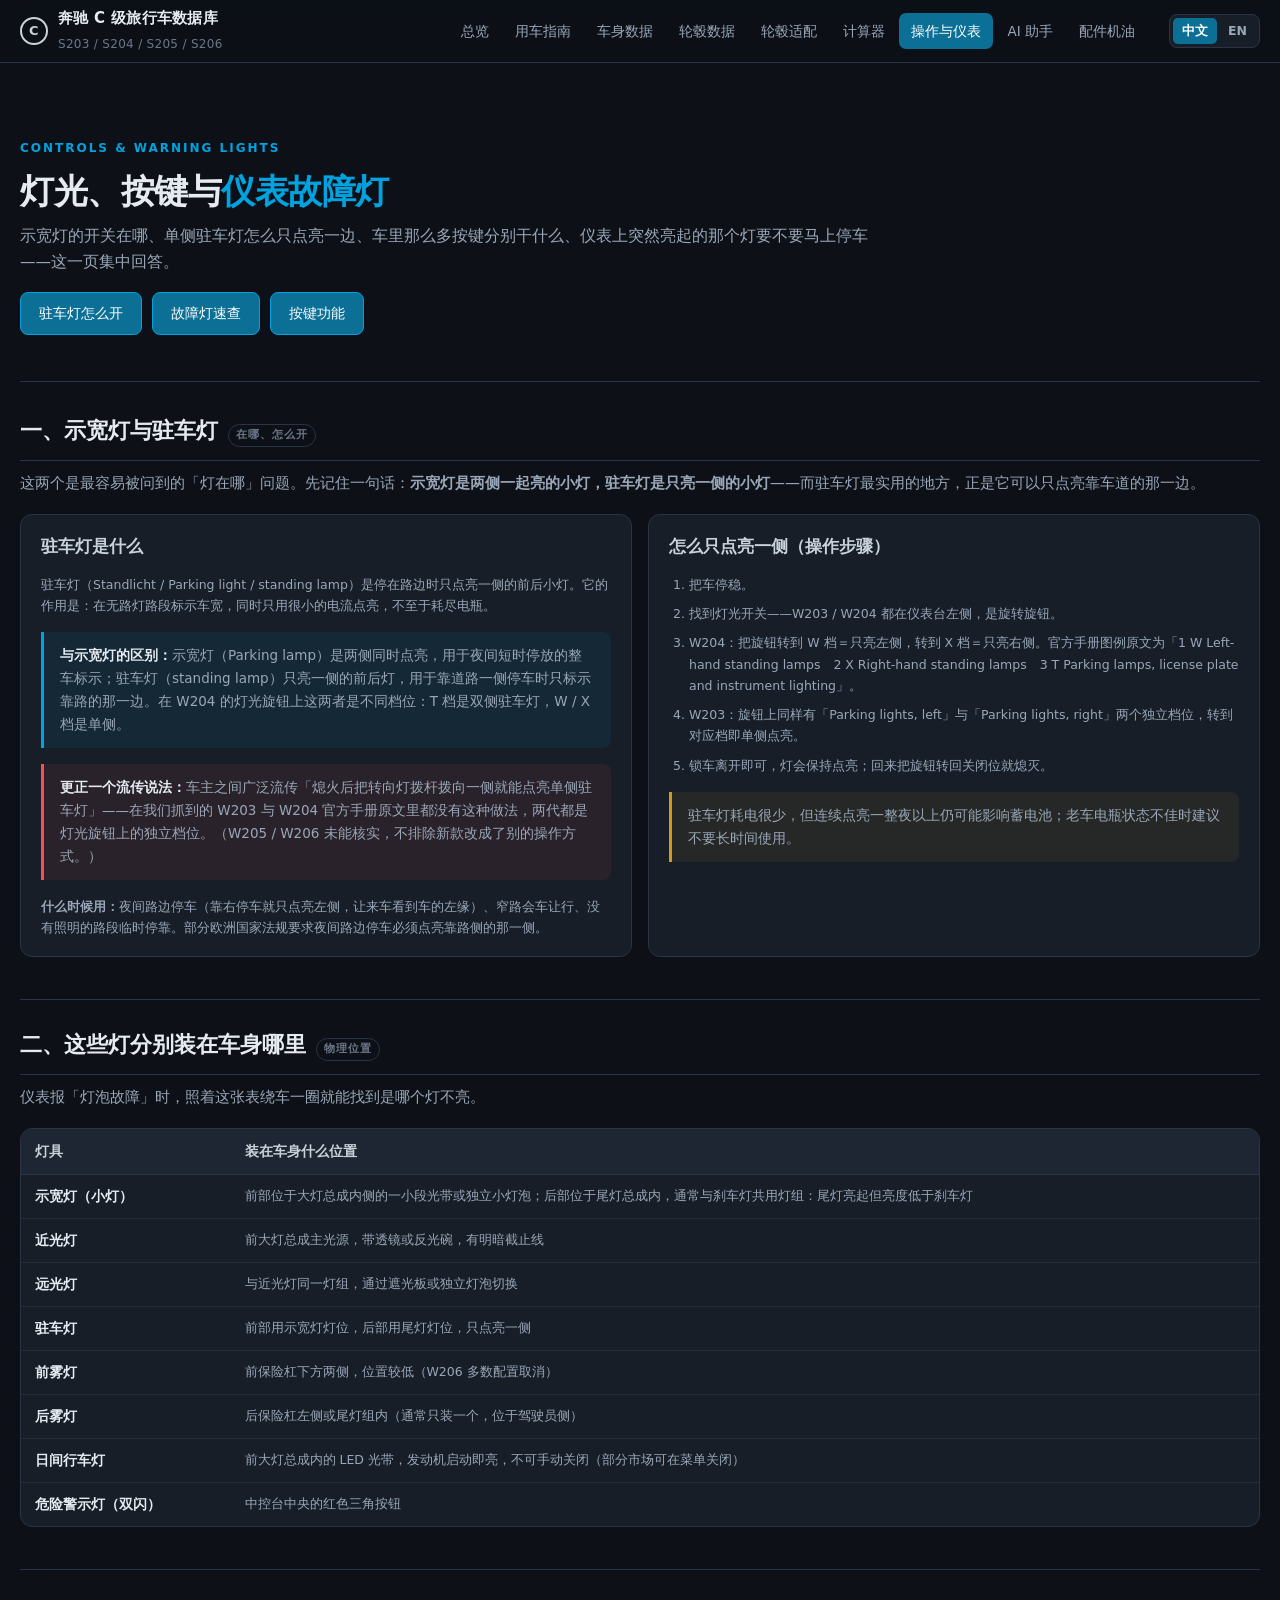
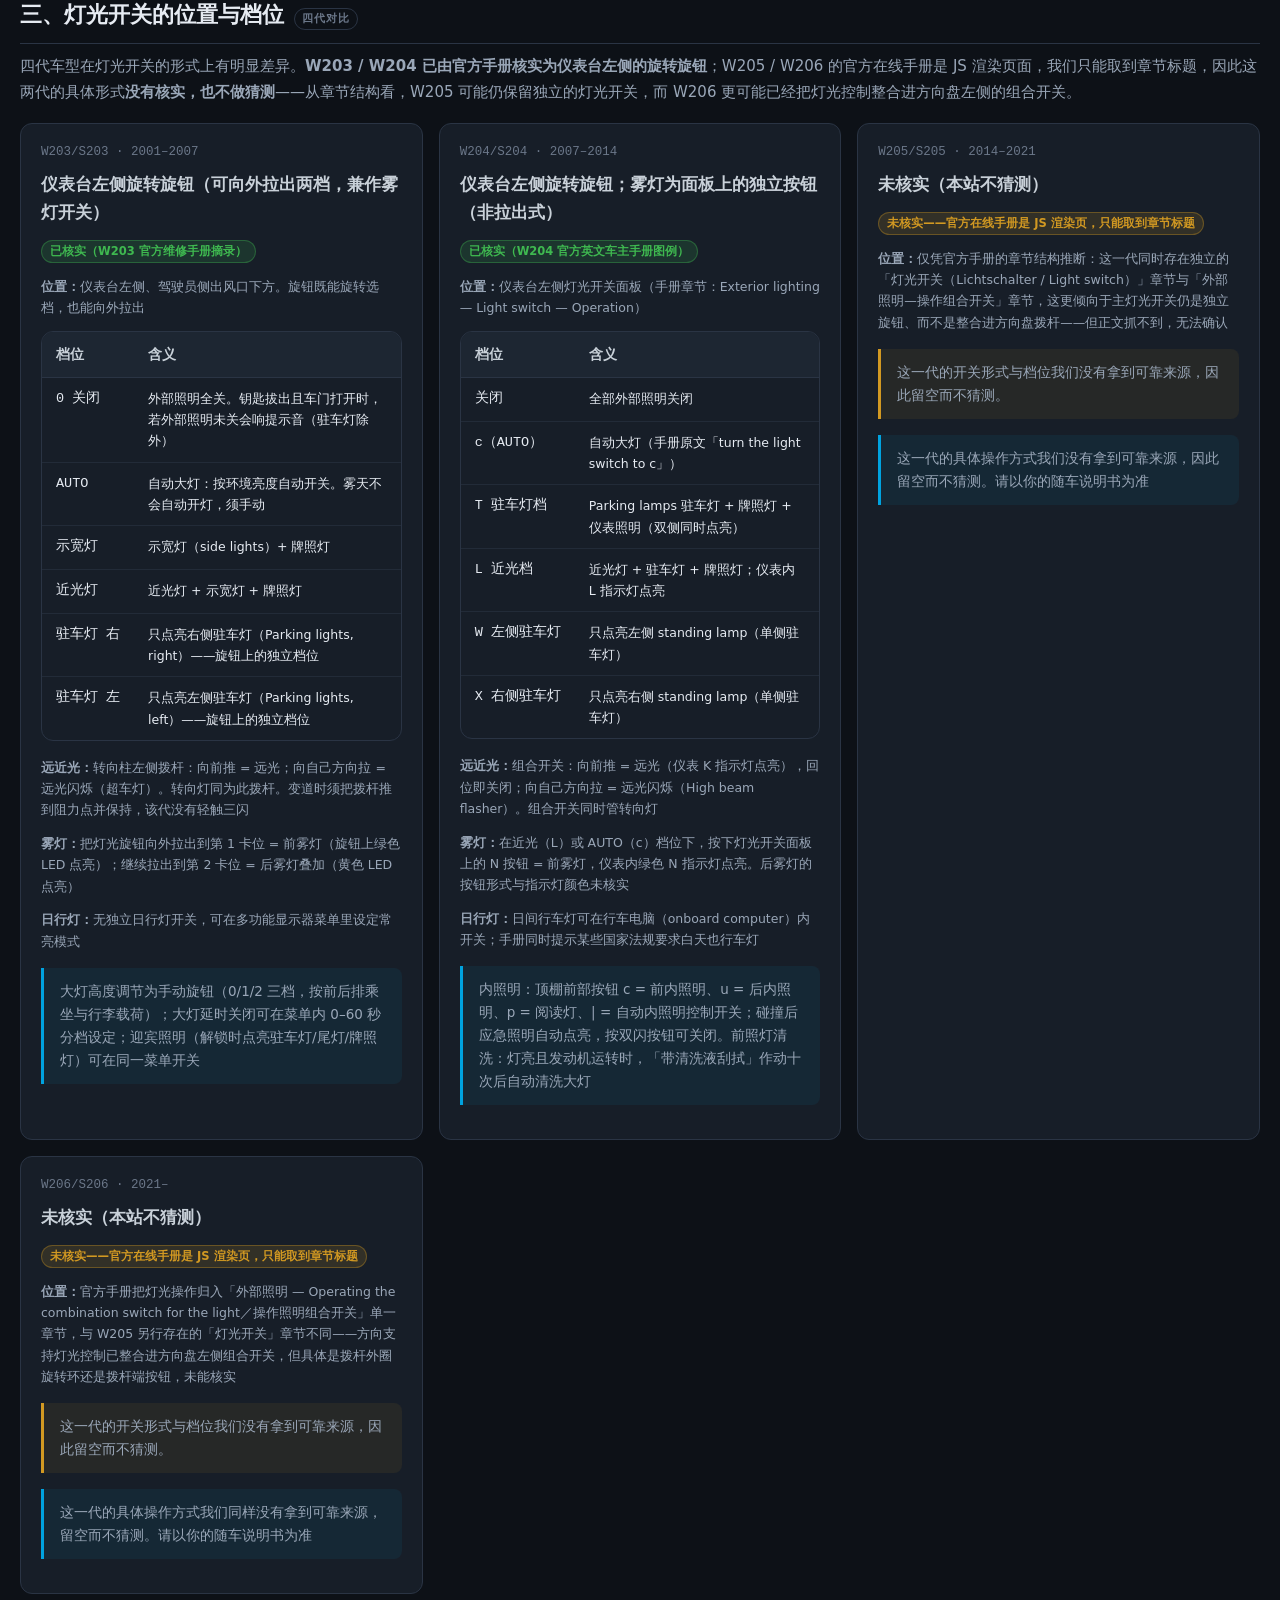
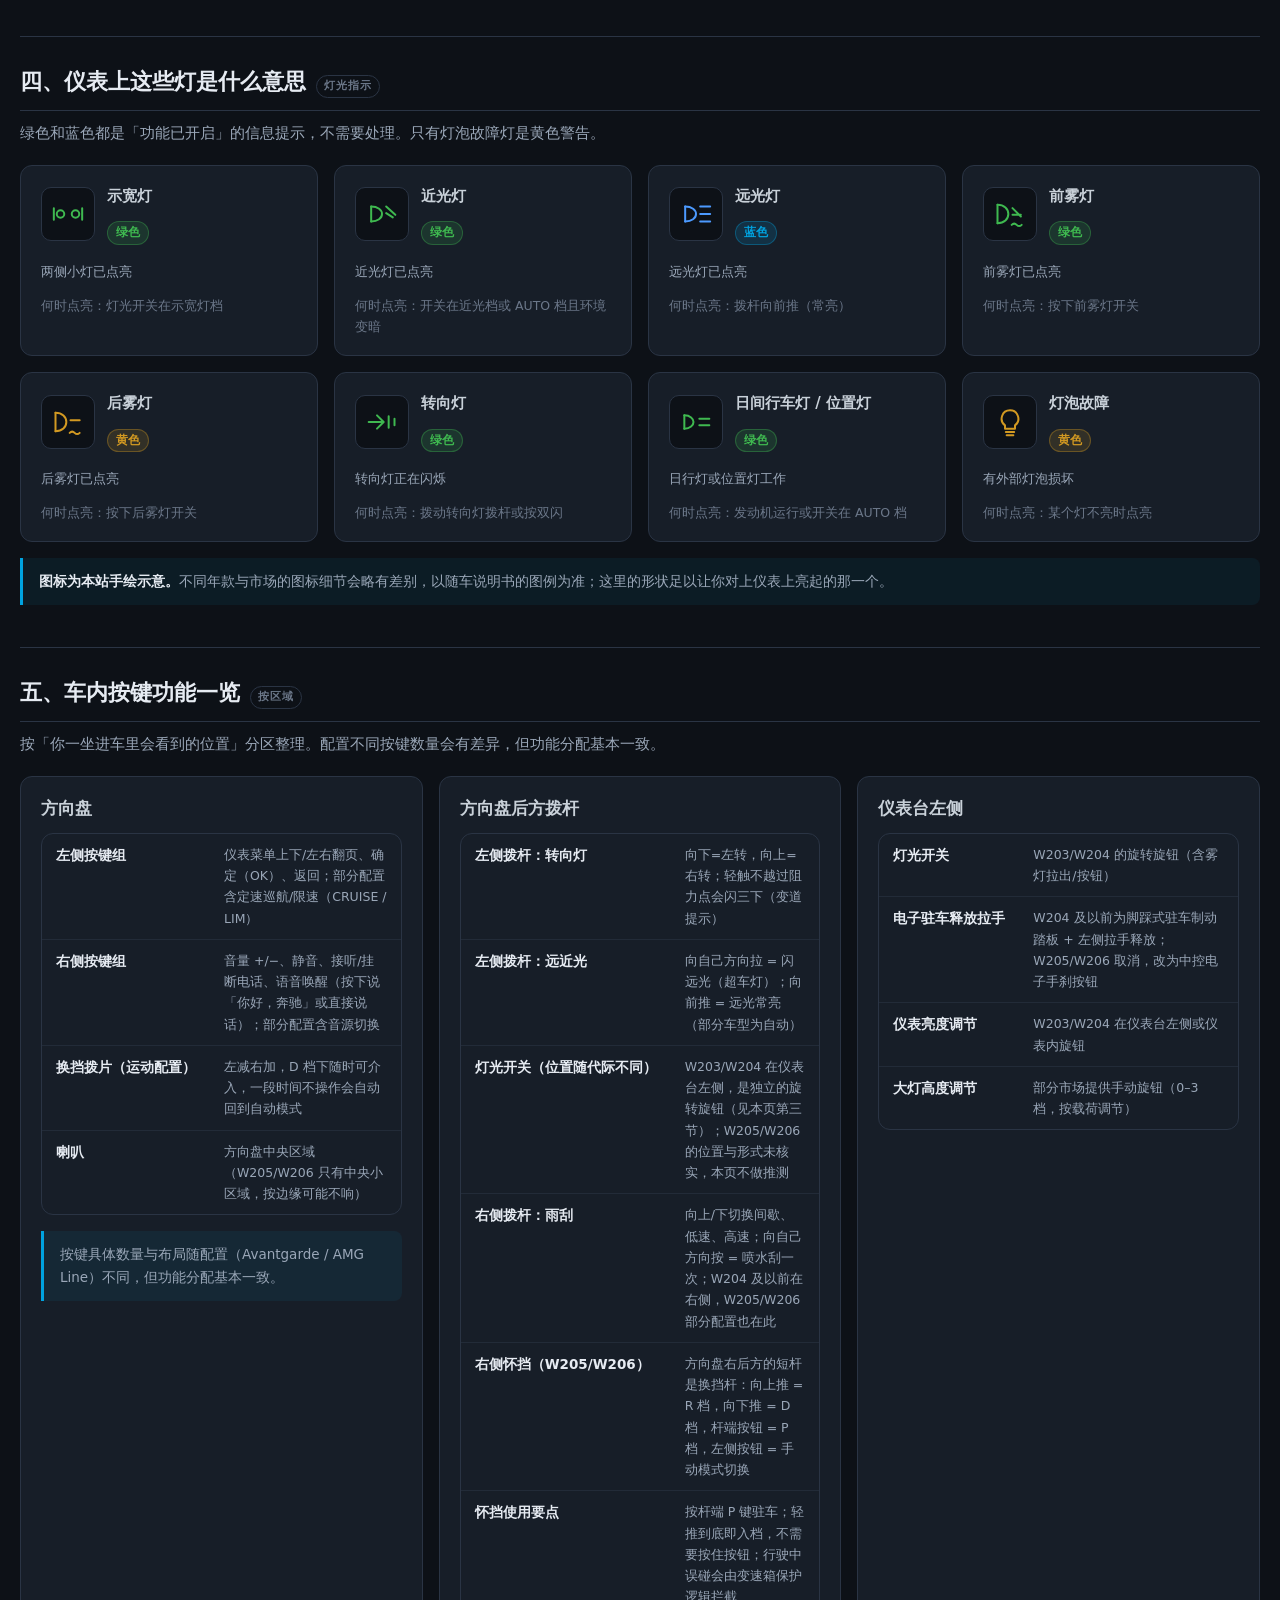
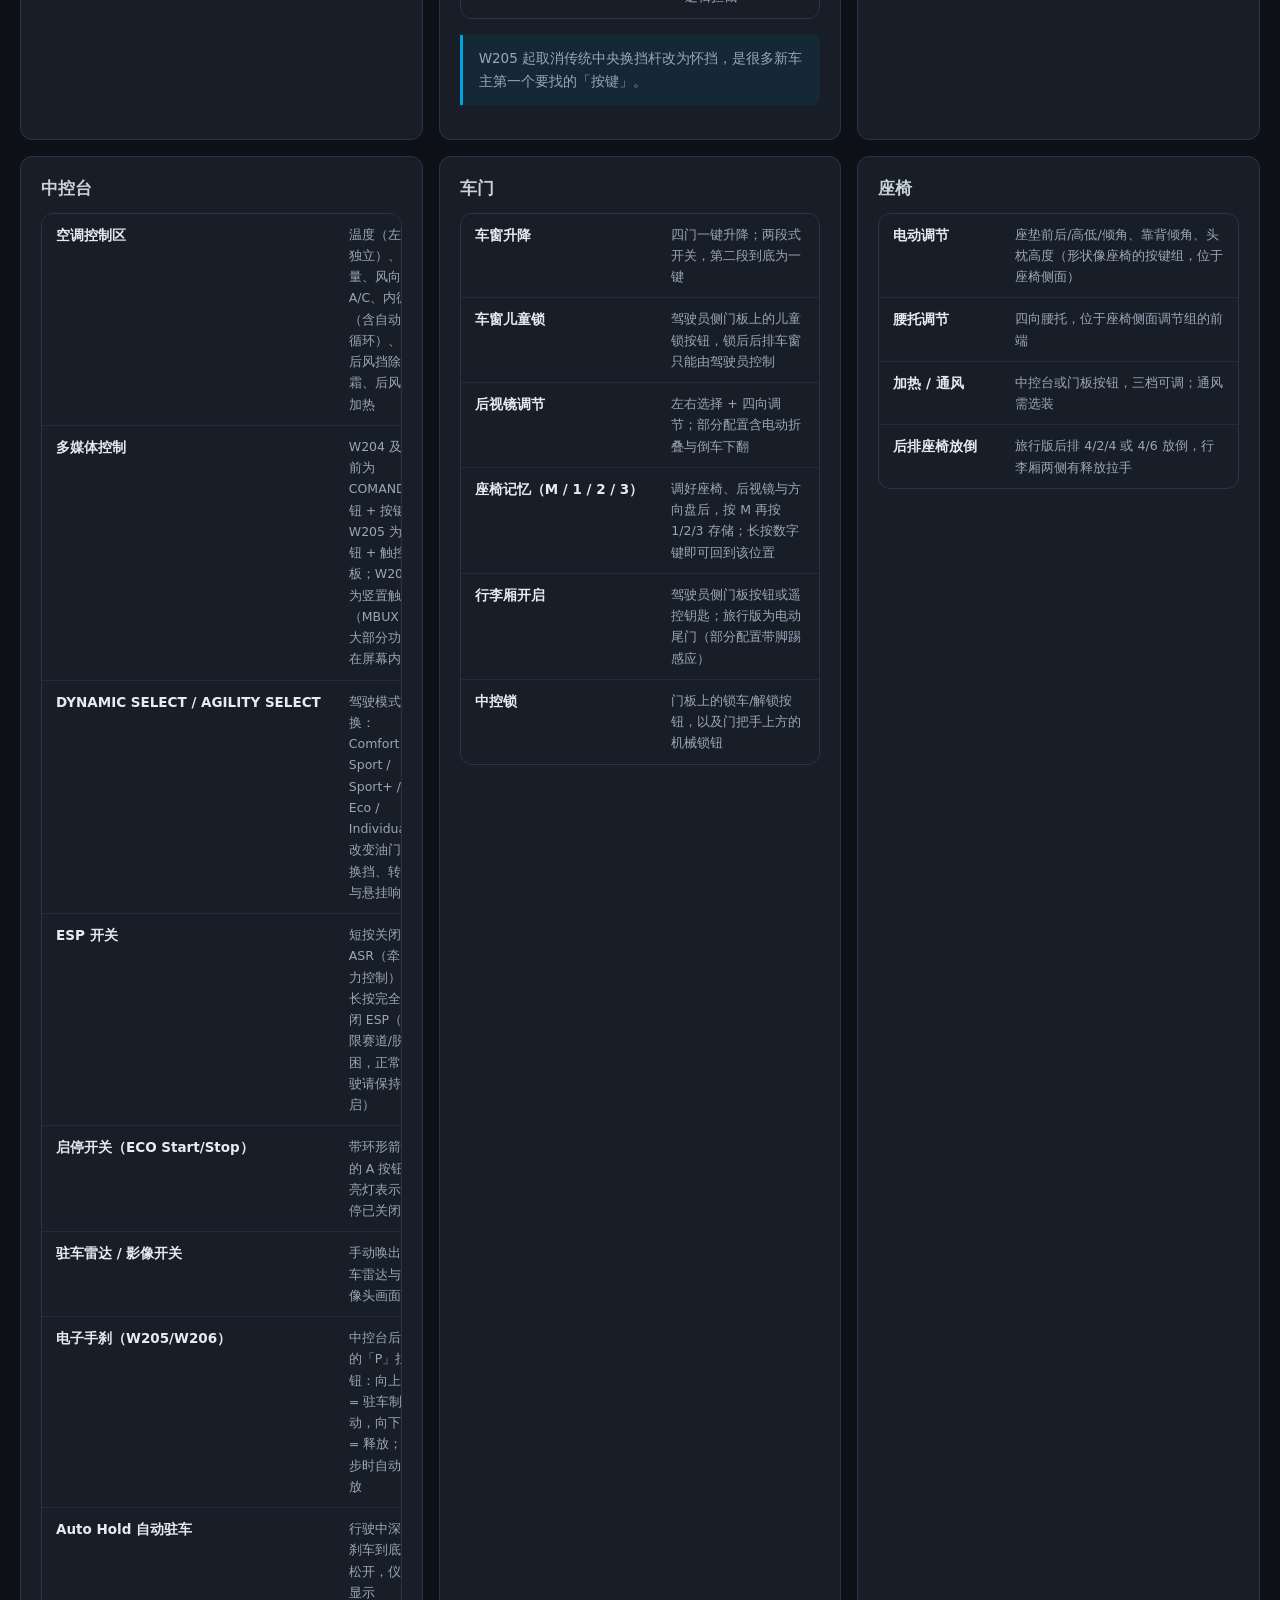
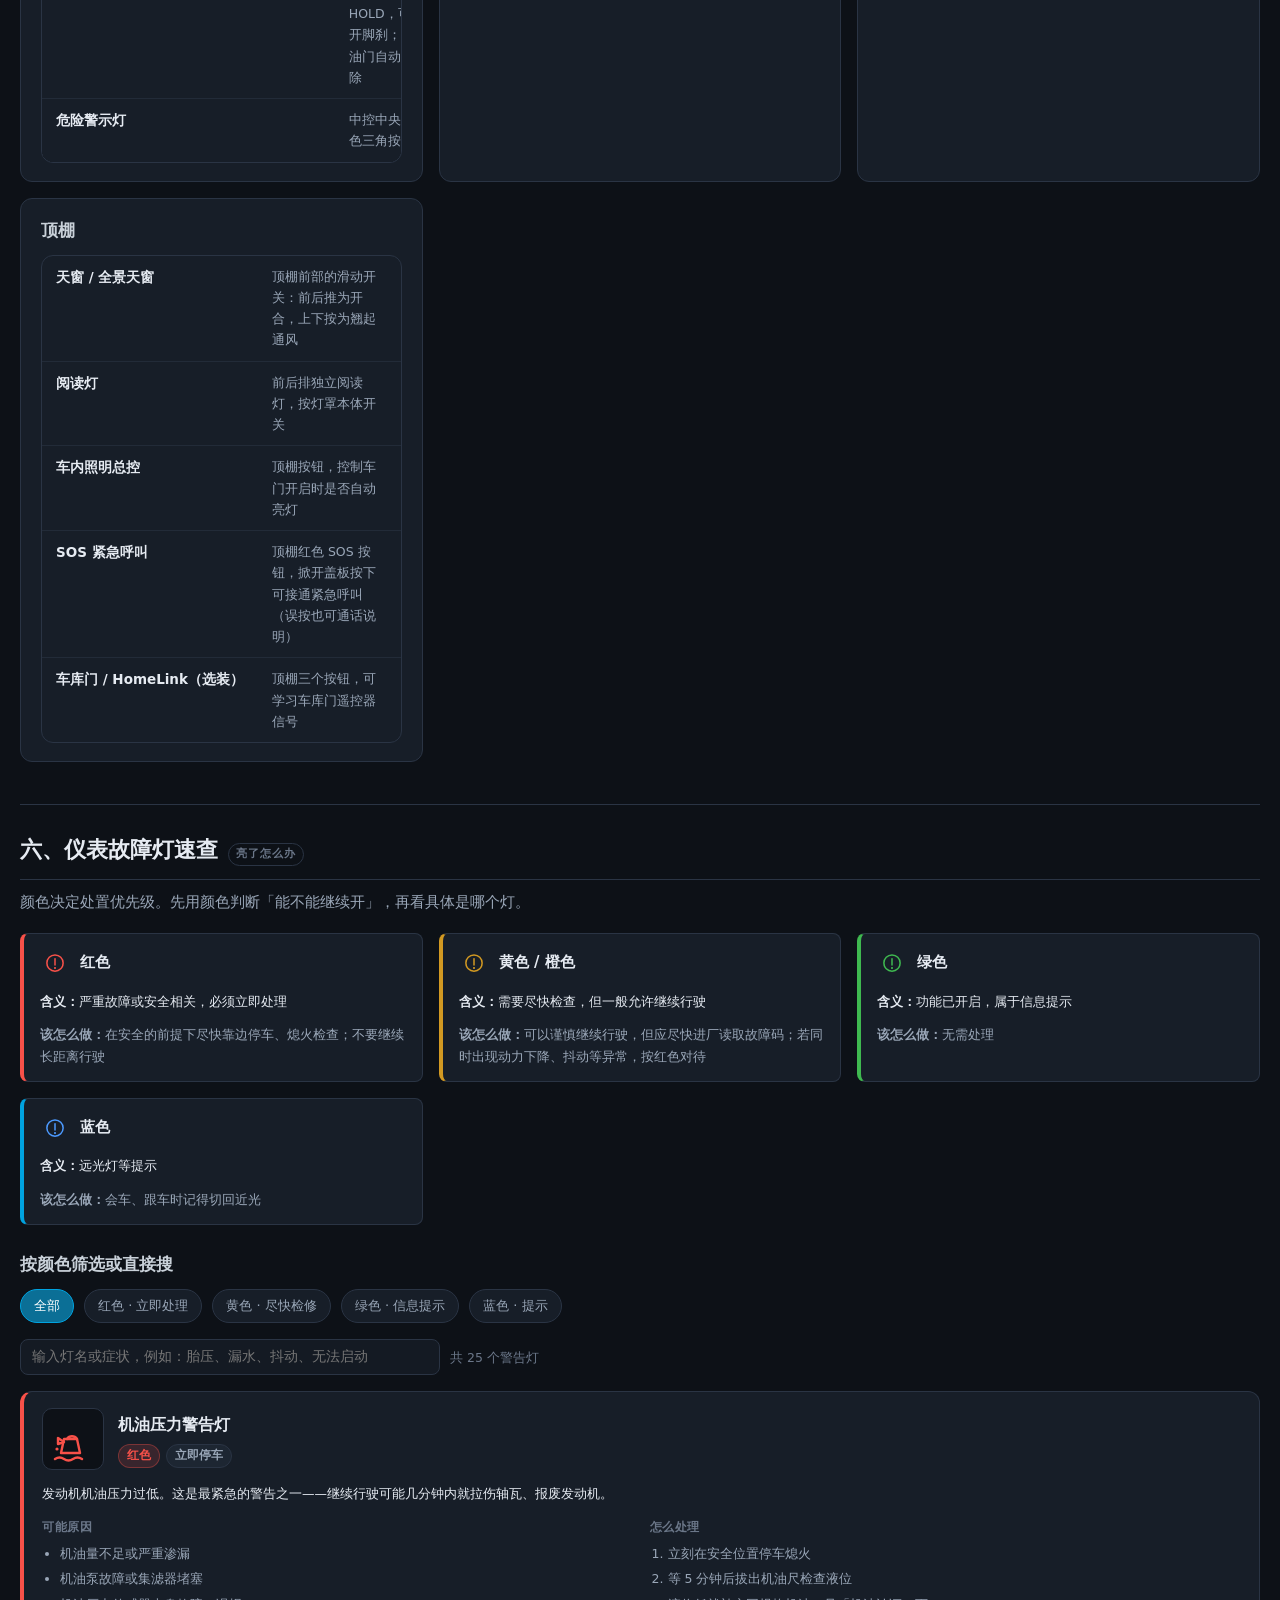
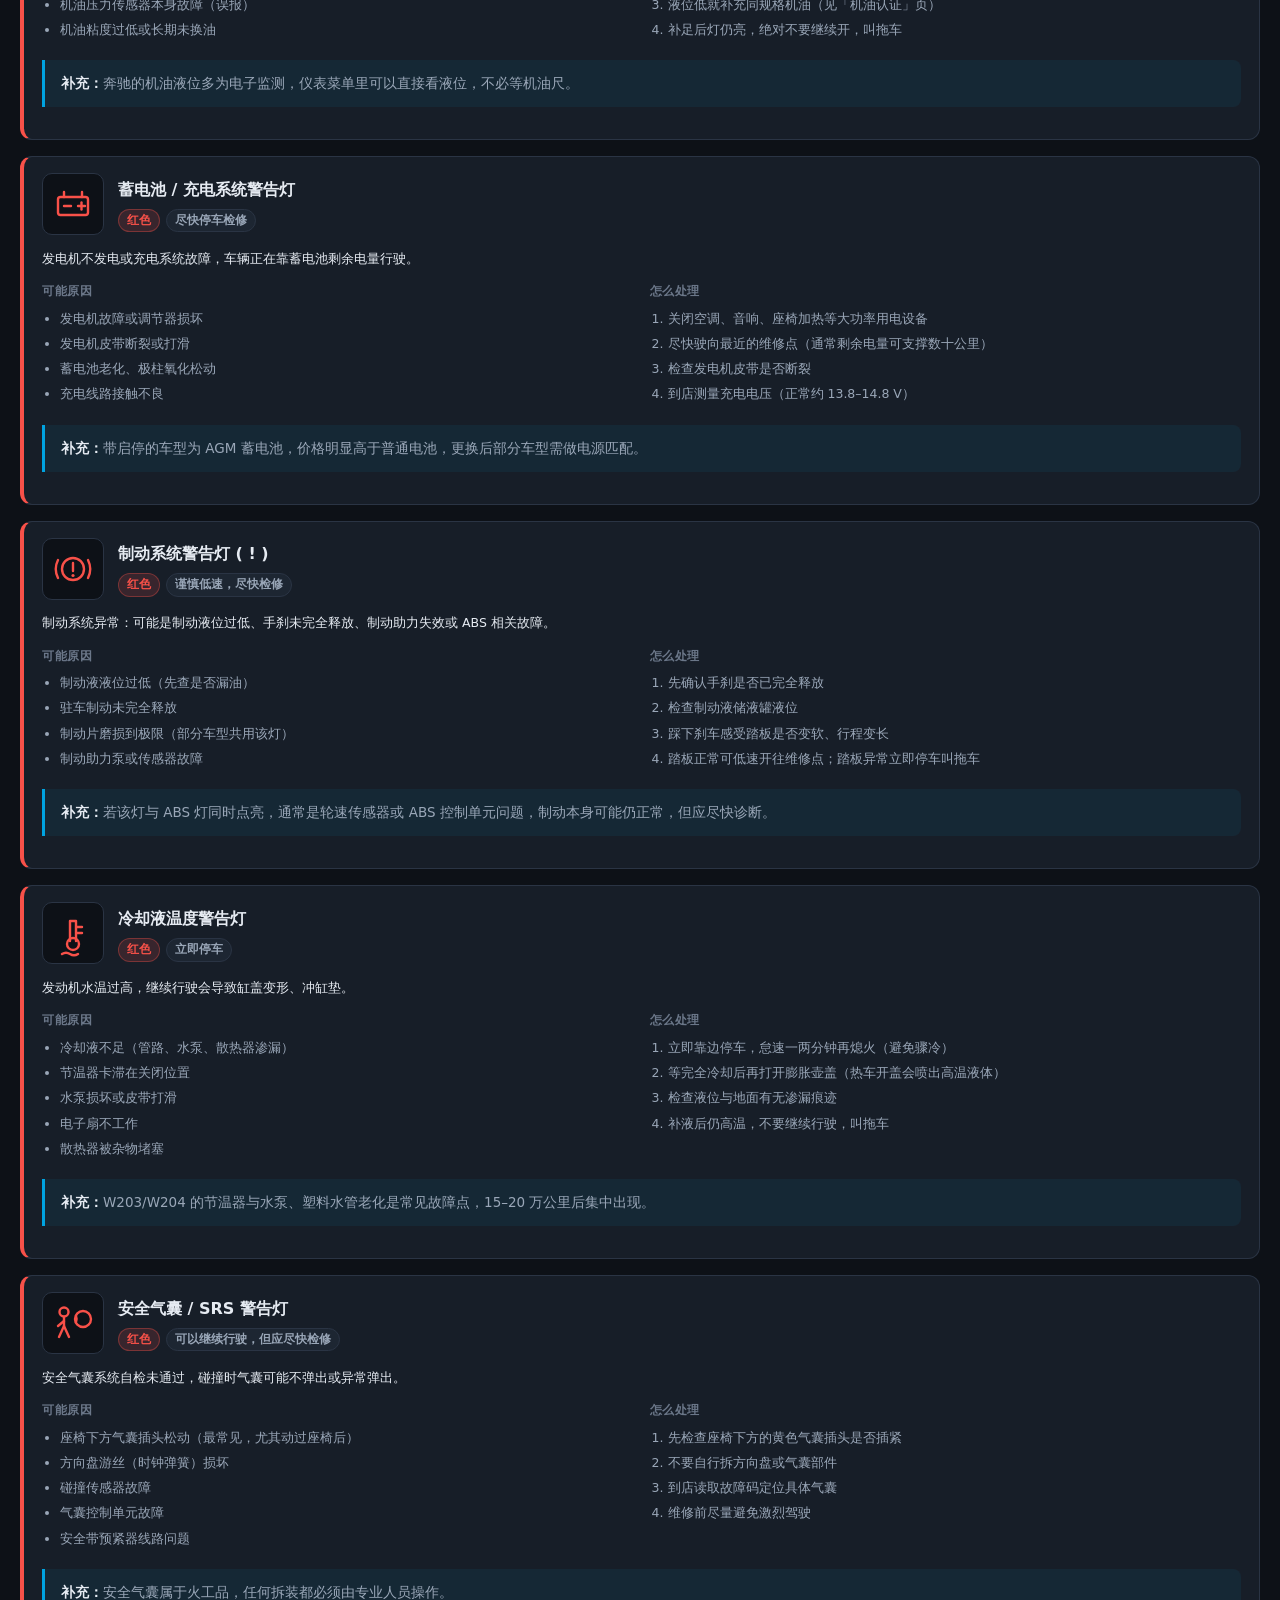
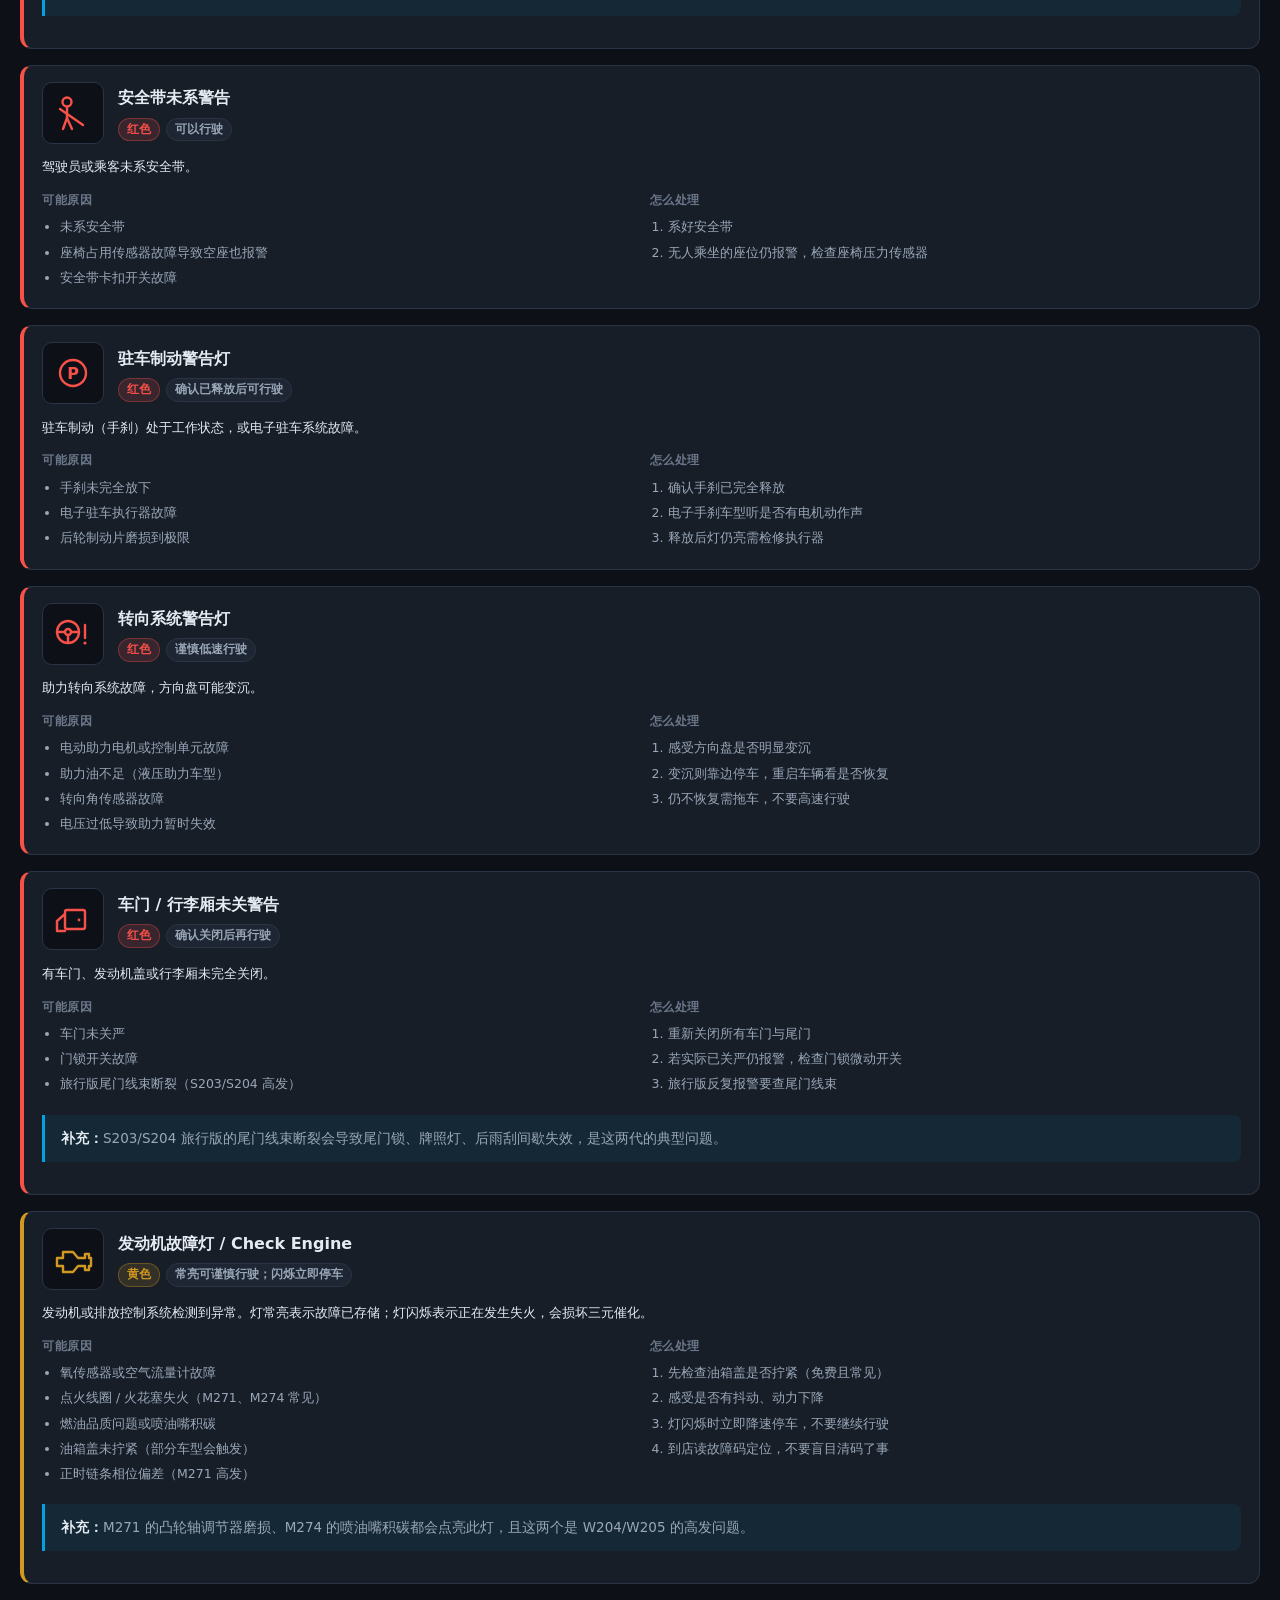
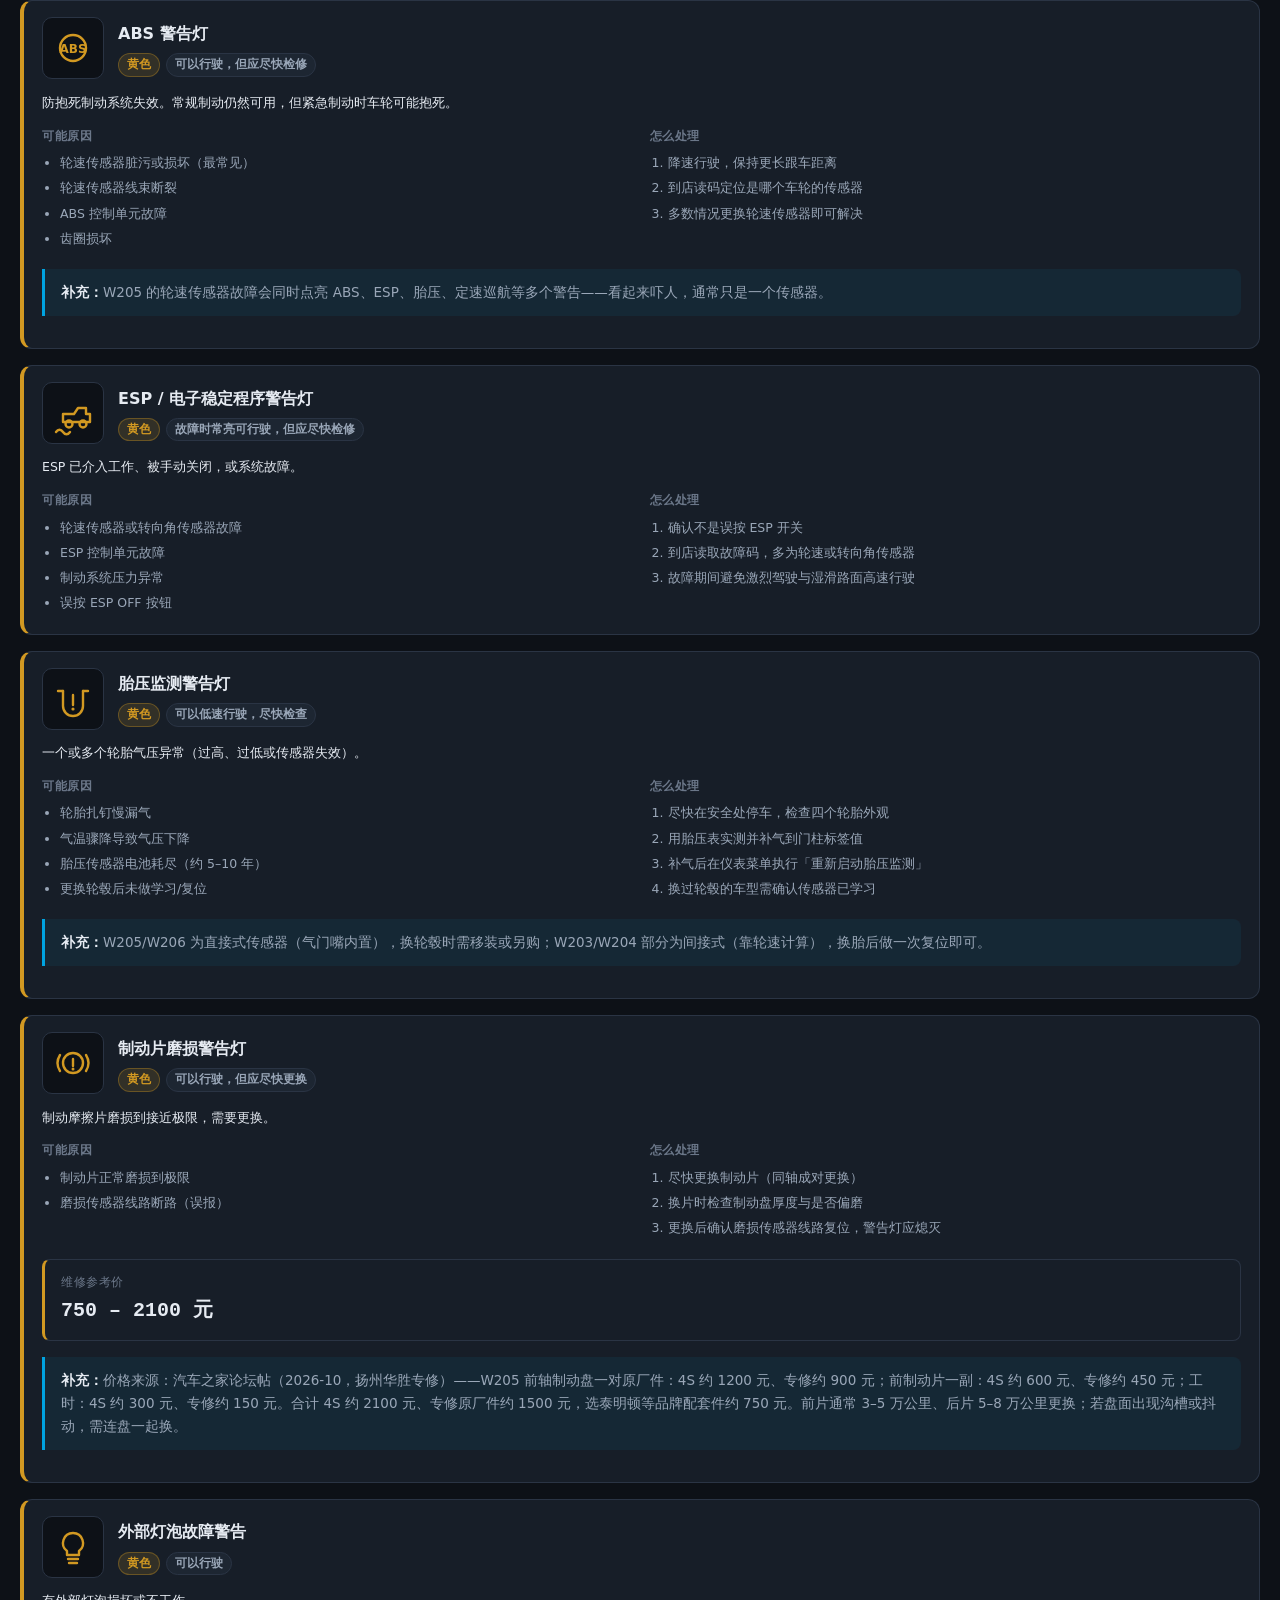
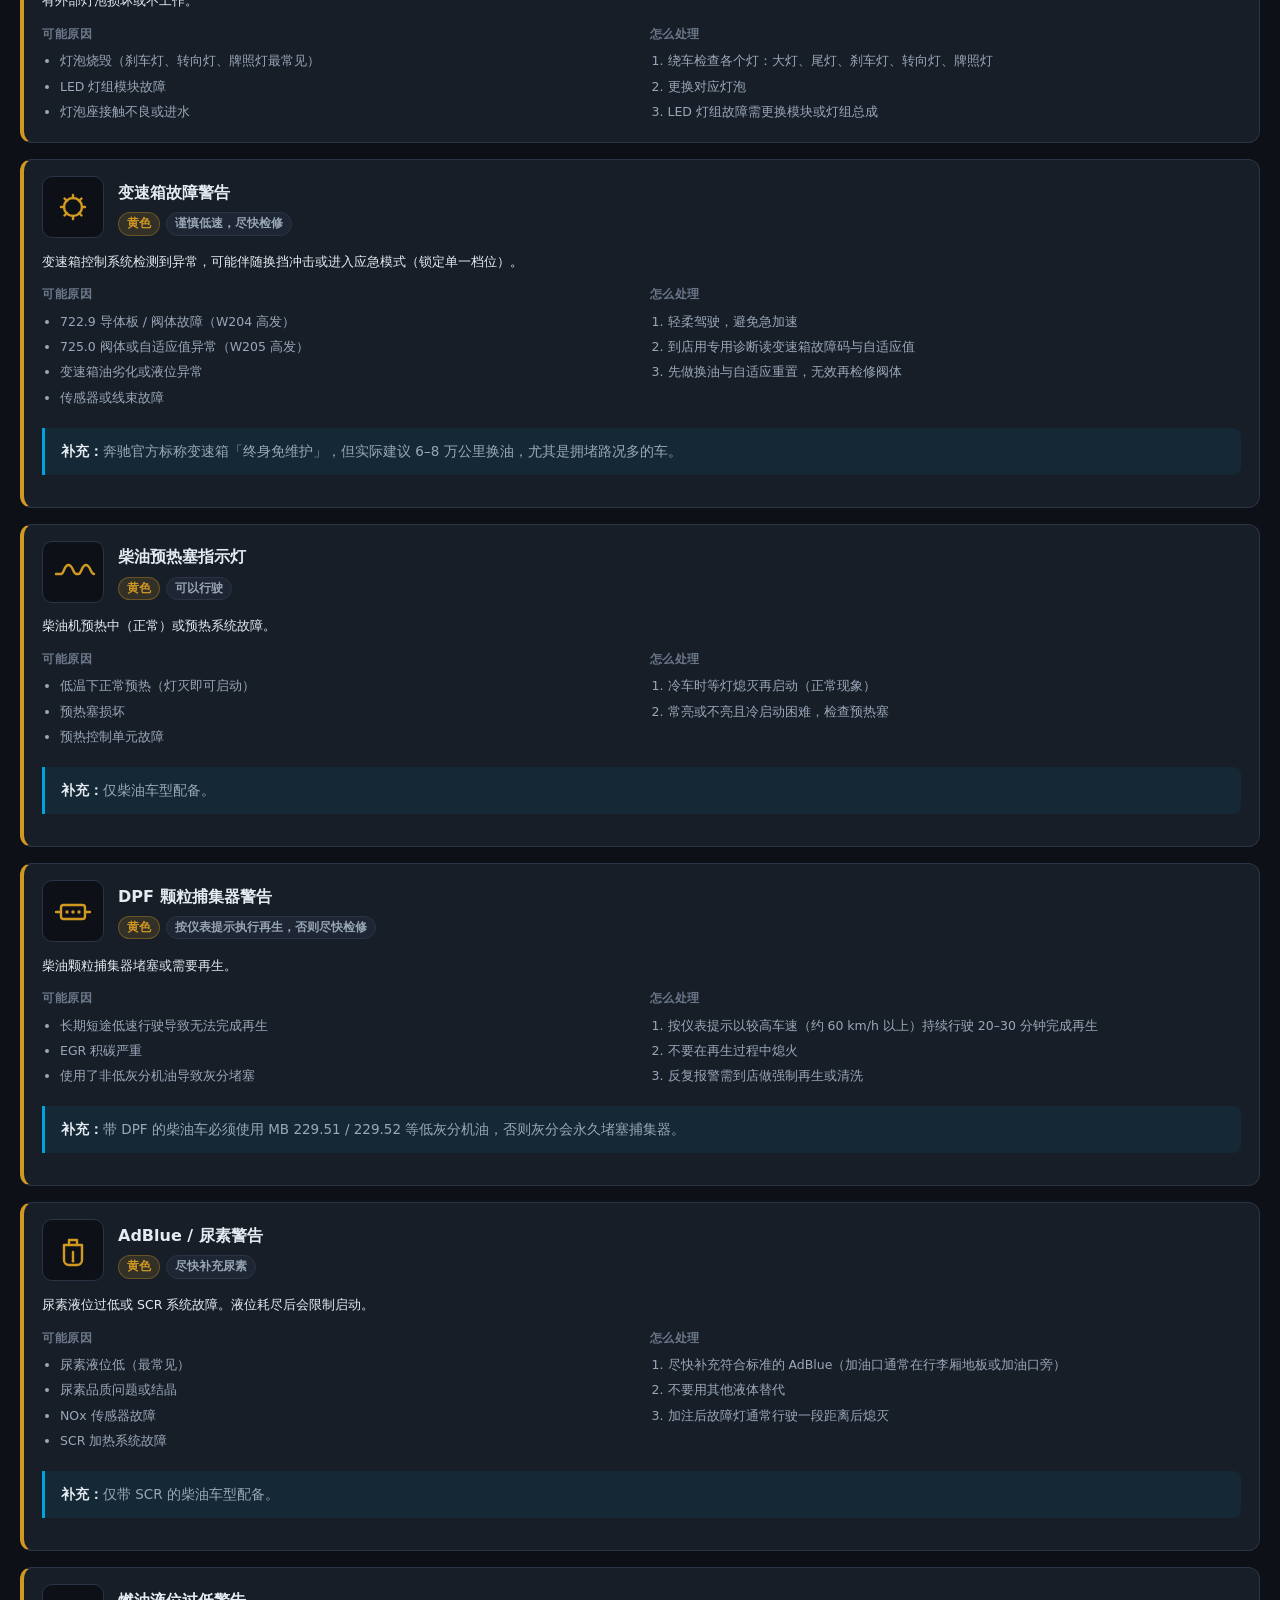
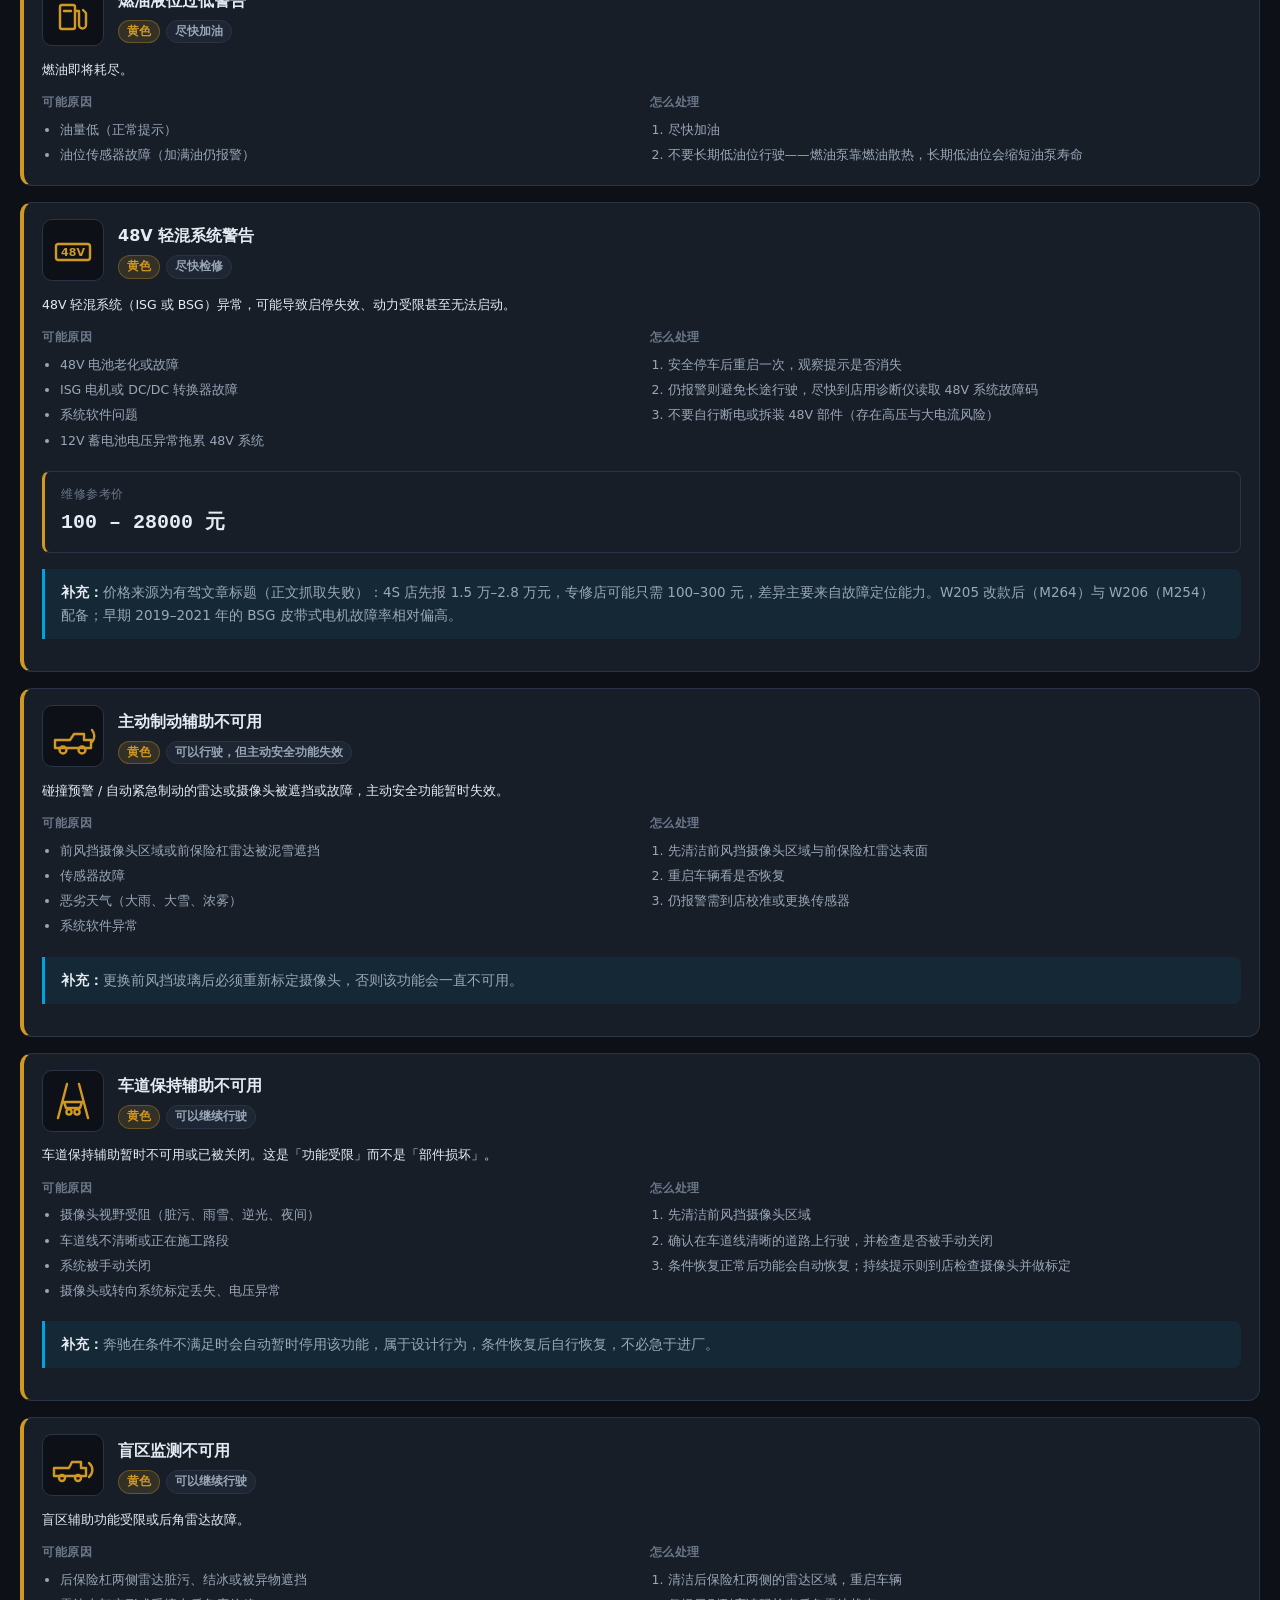
<file: controls.html>
<!DOCTYPE html>
<html lang="zh-CN" data-i18n-title="pg.controls.docTitle">
<head>
<meta charset="UTF-8">
<meta name="viewport" content="width=device-width, initial-scale=1">
<title>灯光、按键与仪表故障灯 · 奔驰 C 级旅行车数据库</title>
<meta name="description" content="奔驰 C 级旅行车（S203/S204/S205/S206）示宽灯与驻车灯开关在哪、单侧驻车灯怎么点亮、车内各按键功能、仪表故障灯含义与亮灯后的处理方法。" data-i18n-attr="content:pg.controls.description">
<link rel="icon" href="favicon.svg" type="image/svg+xml">
<link rel="stylesheet" href="assets/css/style.css">
</head>
<body>

<header class="topbar" id="site-header"></header>

<main class="wrap">

  <div class="hero">
    <span class="eyebrow" data-i18n="pg.controls.hero.eyebrow">Controls &amp; Warning Lights</span>
    <h1 data-i18n-html="pg.controls.hero.title">灯光、按键与<span class="accent">仪表故障灯</span></h1>
    <p data-i18n="pg.controls.hero.desc">示宽灯的开关在哪、单侧驻车灯怎么只点亮一边、车里那么多按键分别干什么、
       仪表上突然亮起的那个灯要不要马上停车——这一页集中回答。</p>
    <div class="toolbar mt16">
      <a class="btn" href="#parking-light" data-i18n="pg.controls.hero.btnParking">驻车灯怎么开</a>
      <a class="btn ghost" href="#warning-grid" data-i18n="pg.controls.hero.btnWarnings">故障灯速查</a>
      <a class="btn ghost" href="#controls-list" data-i18n="pg.controls.hero.btnControls">按键功能</a>
    </div>
  </div>

  <!-- ================= 驻车灯 / 示宽灯 ================= -->
  <section>
    <h2 id="parking-light-sec" data-i18n-html="pg.controls.pl.title">一、示宽灯与驻车灯<span class="tag">在哪、怎么开</span></h2>
    <p class="lead" data-i18n-html="pg.controls.pl.lead">这两个是最容易被问到的「灯在哪」问题。先记住一句话：
       <strong>示宽灯是两侧一起亮的小灯，驻车灯是只亮一侧的小灯</strong>——而驻车灯最实用的地方，
       正是它可以只点亮靠车道的那一边。</p>
    <div id="parking-light"></div>
  </section>

  <hr class="soft">

  <!-- ================= 灯具位置 ================= -->
  <section>
    <h2 id="lamp-location-sec" data-i18n-html="pg.controls.lamp.title">二、这些灯分别装在车身哪里<span class="tag">物理位置</span></h2>
    <p class="lead" data-i18n="pg.controls.lamp.lead">仪表报「灯泡故障」时，照着这张表绕车一圈就能找到是哪个灯不亮。</p>
    <div id="lamp-location"></div>
  </section>

  <hr class="soft">

  <!-- ================= 灯光开关各代差异 ================= -->
  <section>
    <h2 id="light-switch-sec" data-i18n-html="pg.controls.sw.title">三、灯光开关的位置与档位<span class="tag">四代对比</span></h2>
    <p class="lead" data-i18n-html="pg.controls.sw.lead">四代车型在灯光开关的形式上有明显差异。<strong>W203 / W204 已由官方手册核实为仪表台左侧的旋转旋钮</strong>；
       W205 / W206 的官方在线手册是 JS 渲染页面，我们只能取到章节标题，因此这两代的具体形式
       <strong>没有核实，也不做猜测</strong>——从章节结构看，W205 可能仍保留独立的灯光开关，
       而 W206 更可能已经把灯光控制整合进方向盘左侧的组合开关。</p>
    <div class="grid cols-2" id="light-switch"></div>
  </section>

  <hr class="soft">

  <!-- ================= 灯光指示灯 ================= -->
  <section>
    <h2 id="light-indicators-sec" data-i18n-html="pg.controls.ind.title">四、仪表上这些灯是什么意思<span class="tag">灯光指示</span></h2>
    <p class="lead" data-i18n="pg.controls.ind.lead">绿色和蓝色都是「功能已开启」的信息提示，不需要处理。只有灯泡故障灯是黄色警告。</p>
    <div id="light-indicators"></div>
    <div class="note mt16" data-i18n-html="pg.controls.ind.note">
      <strong>图标为本站手绘示意。</strong>不同年款与市场的图标细节会略有差别，
      以随车说明书的图例为准；这里的形状足以让你对上仪表上亮起的那一个。
    </div>
  </section>

  <hr class="soft">

  <!-- ================= 车内按键 ================= -->
  <section>
    <h2 id="controls-list-sec" data-i18n-html="pg.controls.cl.title">五、车内按键功能一览<span class="tag">按区域</span></h2>
    <p class="lead" data-i18n="pg.controls.cl.lead">按「你一坐进车里会看到的位置」分区整理。配置不同按键数量会有差异，但功能分配基本一致。</p>
    <div class="grid cols-2" id="controls-list"></div>
  </section>

  <hr class="soft">

  <!-- ================= 故障灯 ================= -->
  <section>
    <h2 id="warning-lights" data-i18n-html="pg.controls.warn.title">六、仪表故障灯速查<span class="tag">亮了怎么办</span></h2>
    <p class="lead" data-i18n="pg.controls.warn.lead">颜色决定处置优先级。先用颜色判断「能不能继续开」，再看具体是哪个灯。</p>

    <div id="color-rule"></div>

    <h3 data-i18n="pg.controls.warn.filterTitle">按颜色筛选或直接搜</h3>
    <div class="toolbar" id="warning-chips"></div>
    <div class="toolbar">
      <input type="text" id="warning-search" placeholder="输入灯名或症状，例如：胎压、漏水、抖动、无法启动"
             data-i18n-attr="placeholder:pg.controls.warn.searchPlaceholder"
             style="max-width:420px">
      <span class="small faint" id="warning-count"></span>
    </div>
    <div id="warning-grid"></div>
  </section>

  <hr class="soft">

  <!-- ================= 处理流程 ================= -->
  <section>
    <h2 id="procedure" data-i18n-html="pg.controls.proc.title">七、故障灯亮了，通用处理流程<span class="tag">5 步</span></h2>
    <div class="grid cols-2">
      <div class="card">
        <h3 class="mt0" data-i18n="pg.controls.proc.step1.title">第 1 步：看颜色</h3>
        <p class="small muted" data-i18n="pg.controls.proc.step1.desc">红色 = 立即处理；黄色 = 尽快检查但通常能开；绿色/蓝色 = 信息提示。</p>
        <h3 data-i18n="pg.controls.proc.step2.title">第 2 步：看有没有伴随症状</h3>
        <p class="small muted" data-i18n-html="pg.controls.proc.step2.desc">同时出现<strong>动力下降、抖动、异响、冒烟、踏板变软、方向变沉、水温飙升</strong>中任意一项，
           不管灯是什么颜色，都按红色对待，就近安全停车。</p>
        <h3 class="mb0" data-i18n="pg.controls.proc.step3.title">第 3 步：能自己确认的先确认</h3>
        <ul class="small muted" style="padding-left:20px">
          <li data-i18n="pg.controls.proc.step3.item1">油箱盖是否拧紧（会触发发动机故障灯）</li>
          <li data-i18n="pg.controls.proc.step3.item2">手刹是否完全释放</li>
          <li data-i18n="pg.controls.proc.step3.item3">前风挡摄像头区域、前保险杠雷达是否被泥雪遮挡</li>
          <li data-i18n="pg.controls.proc.step3.item4">四个轮胎外观是否明显缺气</li>
          <li data-i18n="pg.controls.proc.step3.item5">所有车门与尾门是否关严</li>
        </ul>
      </div>
      <div class="card">
        <h3 class="mt0" data-i18n="pg.controls.proc.step4.title">第 4 步：读码，不要猜</h3>
        <p class="small muted" data-i18n-html="pg.controls.proc.step4.desc">仪表上一个灯可能对应十几种原因。到店用专用诊断仪读故障码，
           <strong>先定位再动手</strong>。反过来，也不要让修理厂「先清码看看」——清掉码等于把线索丢了。</p>
        <h3 data-i18n="pg.controls.proc.step5.title">第 5 步：记录并留证</h3>
        <ul class="small muted" style="padding-left:20px">
          <li data-i18n="pg.controls.proc.step5.item1">用手机拍下仪表提示（图标 + 文字一起拍）</li>
          <li data-i18n="pg.controls.proc.step5.item2">记下出现时的工况：冷车/热车、怠速/加速、多少公里</li>
          <li data-i18n="pg.controls.proc.step5.item3">保存维修工单与故障码截图</li>
        </ul>
        <div class="note warn mt16" data-i18n-html="pg.controls.proc.note">
          <strong>关于「消码」：</strong>有些故障（如氧传感器偶发、油箱盖未紧）清码后确实不再出现；
          但如果是真实故障，清码只是让灯暂时熄灭，几百公里后会再次点亮，而且可能耽误处理时机。
        </div>
      </div>
    </div>

    <h3 data-i18n="pg.controls.proc.tow.title">这些情况别犹豫，直接叫拖车</h3>
    <div class="table-scroll">
      <table>
        <thead><tr><th data-i18n="pg.controls.proc.tow.th.symptom">现象</th><th data-i18n="pg.controls.proc.tow.th.why">为什么不能开</th></tr></thead>
        <tbody>
          <tr><td data-i18n-html="pg.controls.proc.tow.r1.symptom"><strong>机油压力灯 + 发动机异响</strong></td><td data-i18n="pg.controls.proc.tow.r1.why">继续行驶几分钟就可能拉伤轴瓦，大修代价远高于拖车费</td></tr>
          <tr><td data-i18n-html="pg.controls.proc.tow.r2.symptom"><strong>水温警告 + 冒白烟</strong></td><td data-i18n="pg.controls.proc.tow.r2.why">缸盖变形、冲缸垫，可能从几千元变成几万元</td></tr>
          <tr><td data-i18n-html="pg.controls.proc.tow.r3.symptom"><strong>制动警告 + 踏板变软/行程变长</strong></td><td data-i18n="pg.controls.proc.tow.r3.why">制动系统可能正在泄漏，继续行驶直接危及生命</td></tr>
          <tr><td data-i18n-html="pg.controls.proc.tow.r4.symptom"><strong>发动机故障灯闪烁（不是常亮）</strong></td><td data-i18n="pg.controls.proc.tow.r4.why">正在发生失火，未燃烧的汽油会烧毁三元催化</td></tr>
          <tr><td data-i18n-html="pg.controls.proc.tow.r5.symptom"><strong>转向沉重 + 转向警告灯</strong></td><td data-i18n="pg.controls.proc.tow.r5.why">助力失效后转向力急剧增大，高速行驶极其危险</td></tr>
          <tr><td data-i18n-html="pg.controls.proc.tow.r6.symptom"><strong>闻到焦糊味或看到冒烟</strong></td><td data-i18n="pg.controls.proc.tow.r6.why">可能是线束或油液泄漏引燃，立即停车熄火离开车辆</td></tr>
        </tbody>
      </table>
    </div>
  </section>

  <hr class="soft">

  <!-- ================= 奔驰特有系统 ================= -->
  <section>
    <h2 id="special" data-i18n-html="pg.controls.sp.title">八、奔驰特有的两个系统<span class="tag">别对错车</span></h2>
    <p class="lead" data-i18n="pg.controls.sp.lead">网上讨论奔驰制动与悬挂故障时，经常混进 E 级、SL 的内容。这两个系统在 C 级上的情况需要说清楚。</p>
    <div class="grid cols-2" id="special-systems"></div>
  </section>

  <hr class="soft">

  <!-- ================= 数据说明 ================= -->
  <section>
    <h2 id="data-note" data-i18n-html="pg.controls.dn.title">九、这一页的数据说明<span class="tag">请对照实车</span></h2>
    <div class="note warn">
      <p data-i18n-html="pg.controls.dn.p1"><strong>关于灯光与按键：</strong>同一代车型在不同市场（欧规 / 中规 / 美规）、不同年款、
         不同配置（Avantgarde / AMG Line / 选装包）下，灯光开关形式与按键布局会有差异。
         本页给出的是各代最常见的形态，<strong>具体以你的随车说明书与实车为准</strong>。</p>
      <p data-i18n-html="pg.controls.dn.p2"><strong>关于故障灯：</strong>图标形状参照 ISO 标准符号与厂商图例绘制，含义与处置建议为通用结论。
         同一图标在不同品牌、不同年款上可能有细微差别，奔驰也常同时给出<strong>文字提示</strong>——
         仪表上出现文字时，以文字提示为准。</p>
      <p class="mb0" data-i18n-html="pg.controls.dn.p3"><strong>关于价格：</strong>维修参考价随地区与渠道差异极大，
         本站没有取得可靠来源的条目一律<strong>留空</strong>，不填估算值。</p>
    </div>
  </section>

</main>

<footer class="footer" id="site-footer"></footer>

<script src="lang/zh.js"></script>
<script src="lang/en.js"></script>
<script src="lang/p-controls.zh.js"></script>
<script src="lang/p-controls.en.js"></script>
<script src="assets/js/i18n.js"></script>
<script src="data/c-class-data.js"></script>
<script src="data/controls-data.js"></script>
<script src="data/i18n-en-c-class.js"></script>
<script src="data/i18n-en-controls.js"></script>
<script src="data/i18n-en-brands.js"></script>
<script src="assets/js/data-i18n.js"></script>
<script src="assets/js/app.js"></script>
<script src="assets/js/car-icons.js"></script>
<script src="assets/js/controls.js"></script>
</body>
</html>
</file>
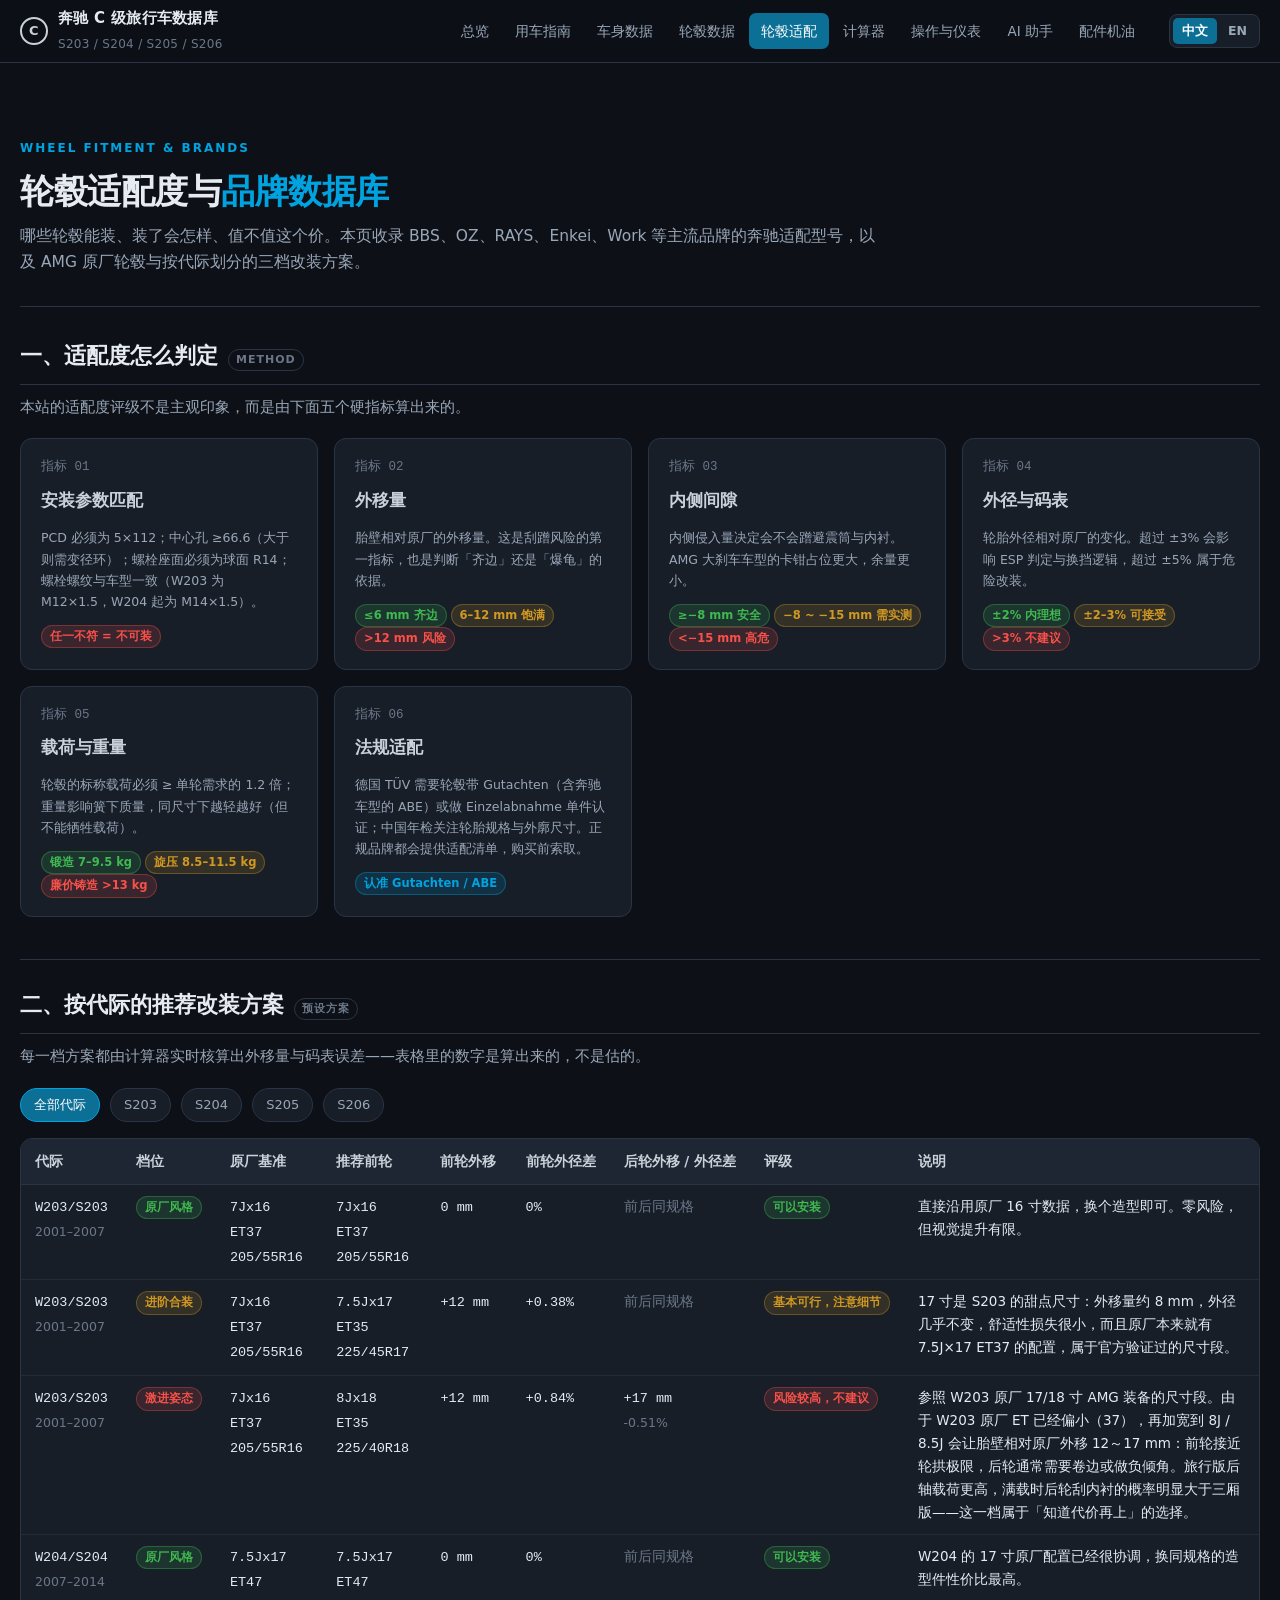
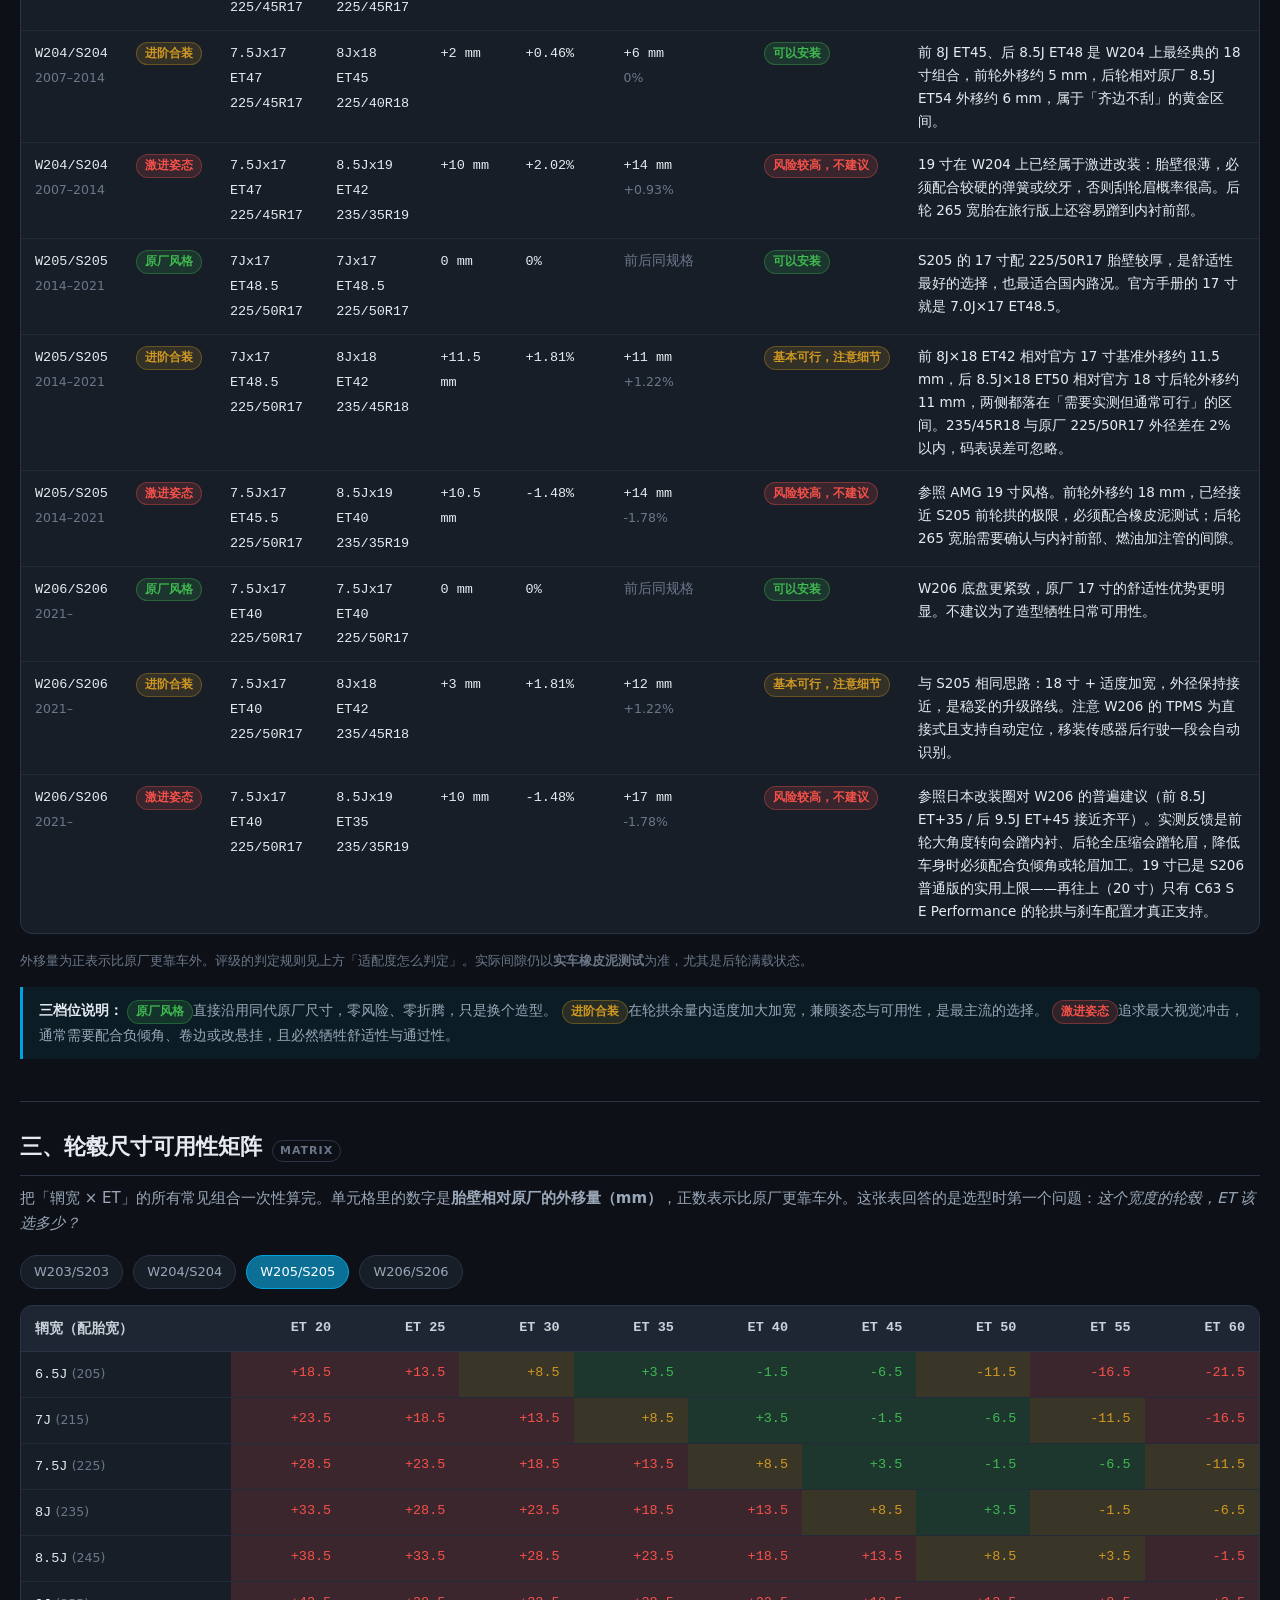
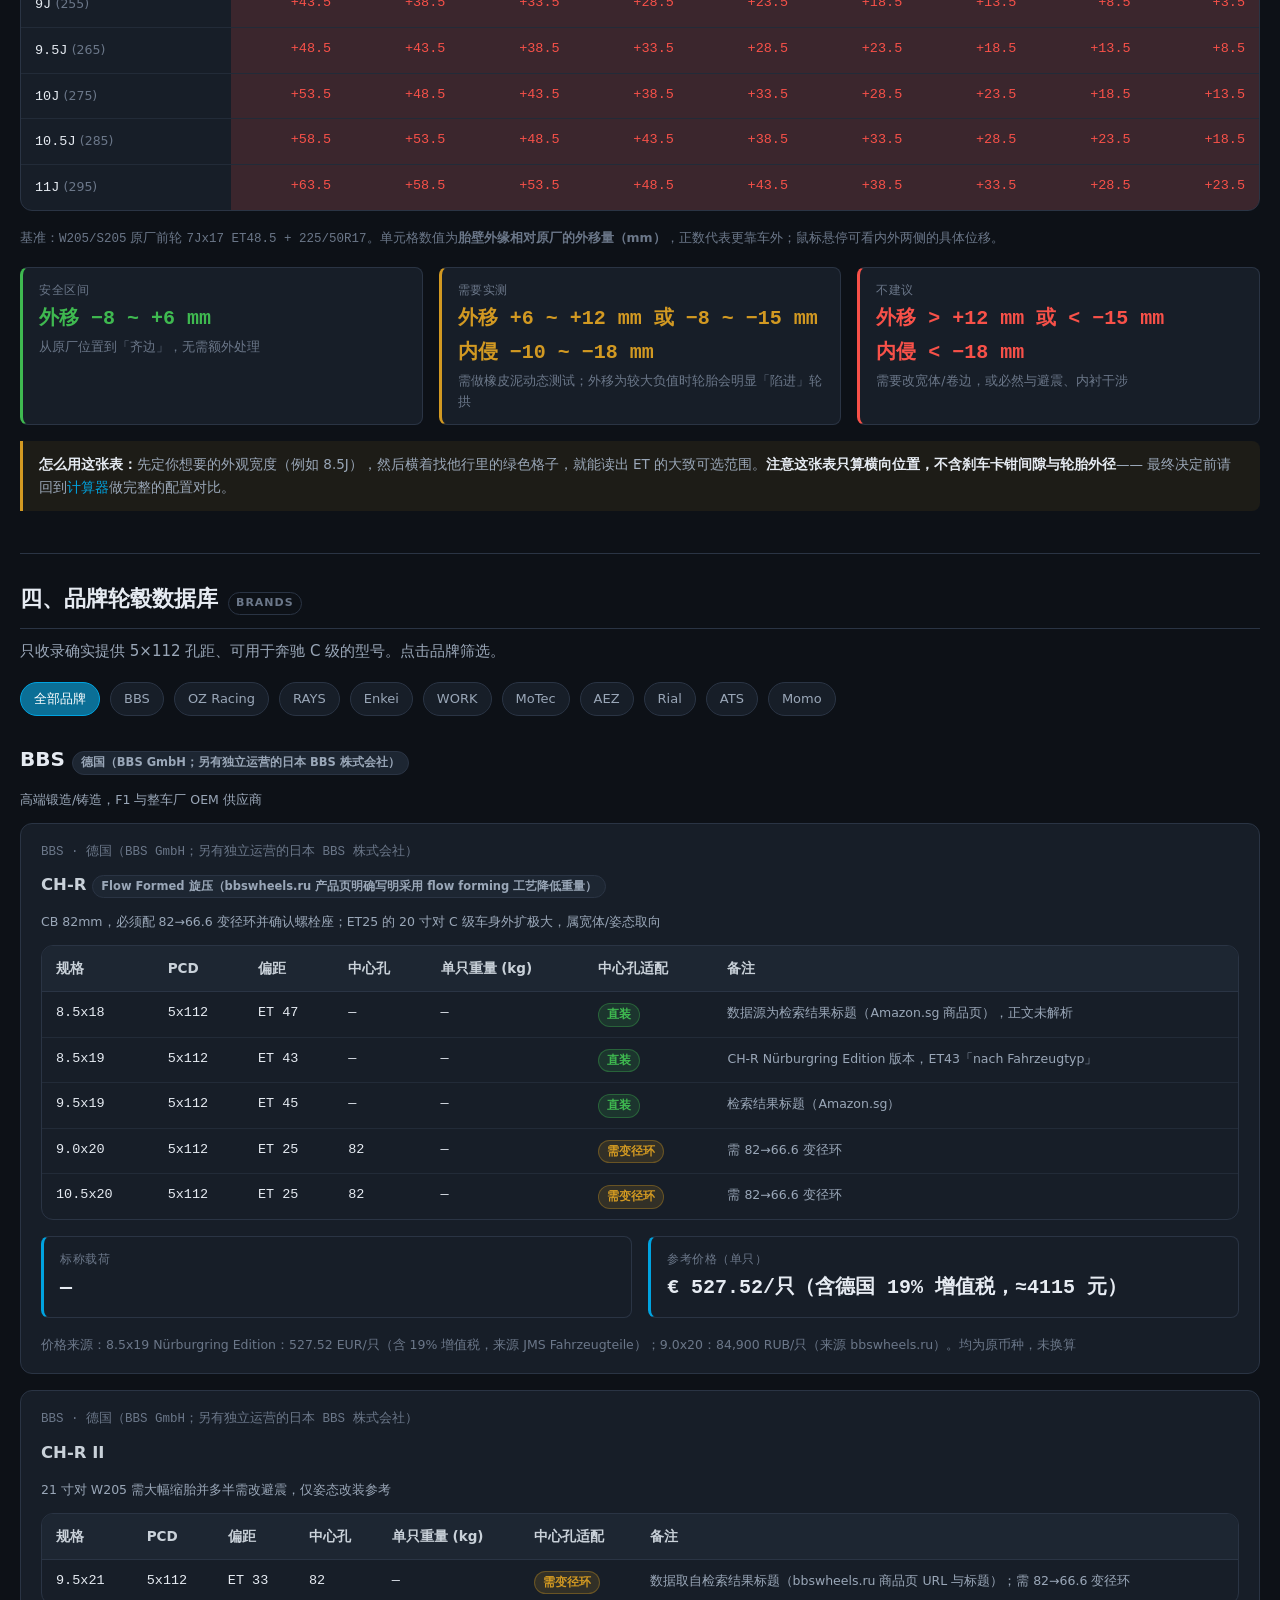
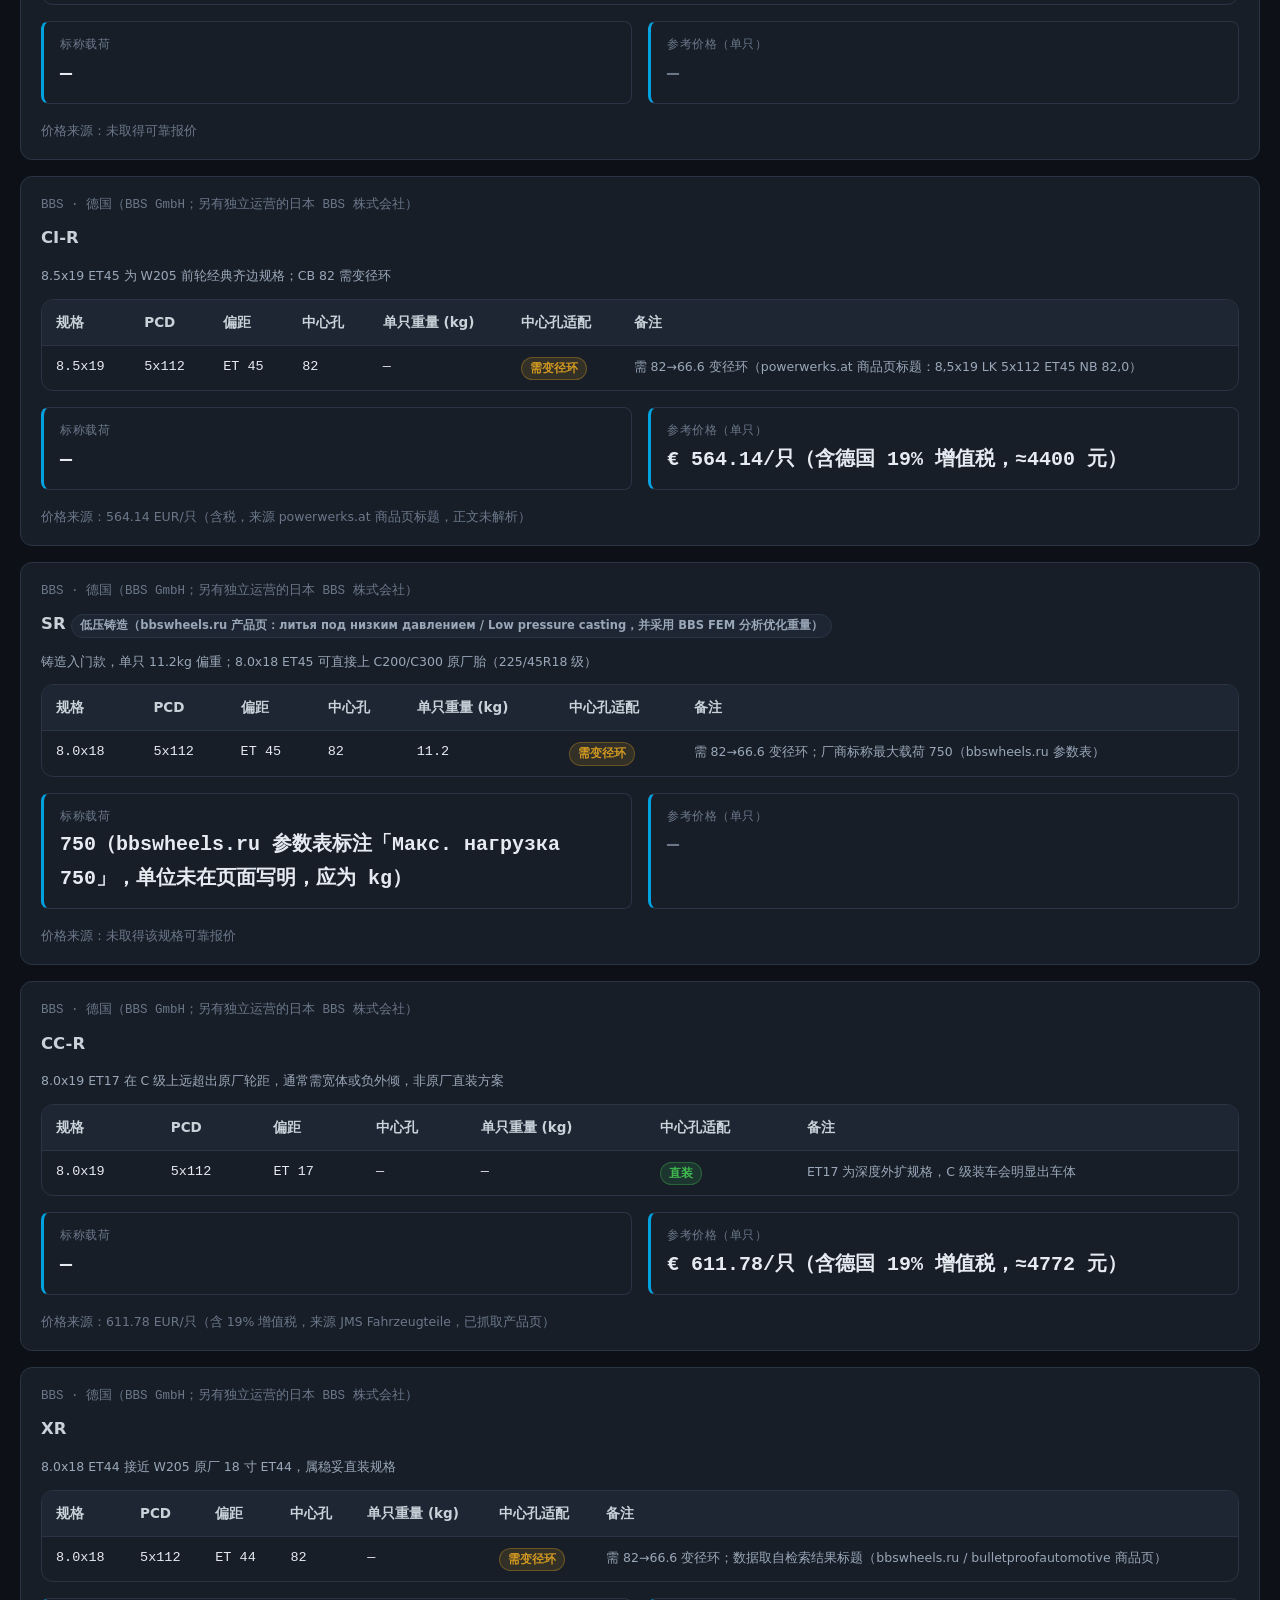
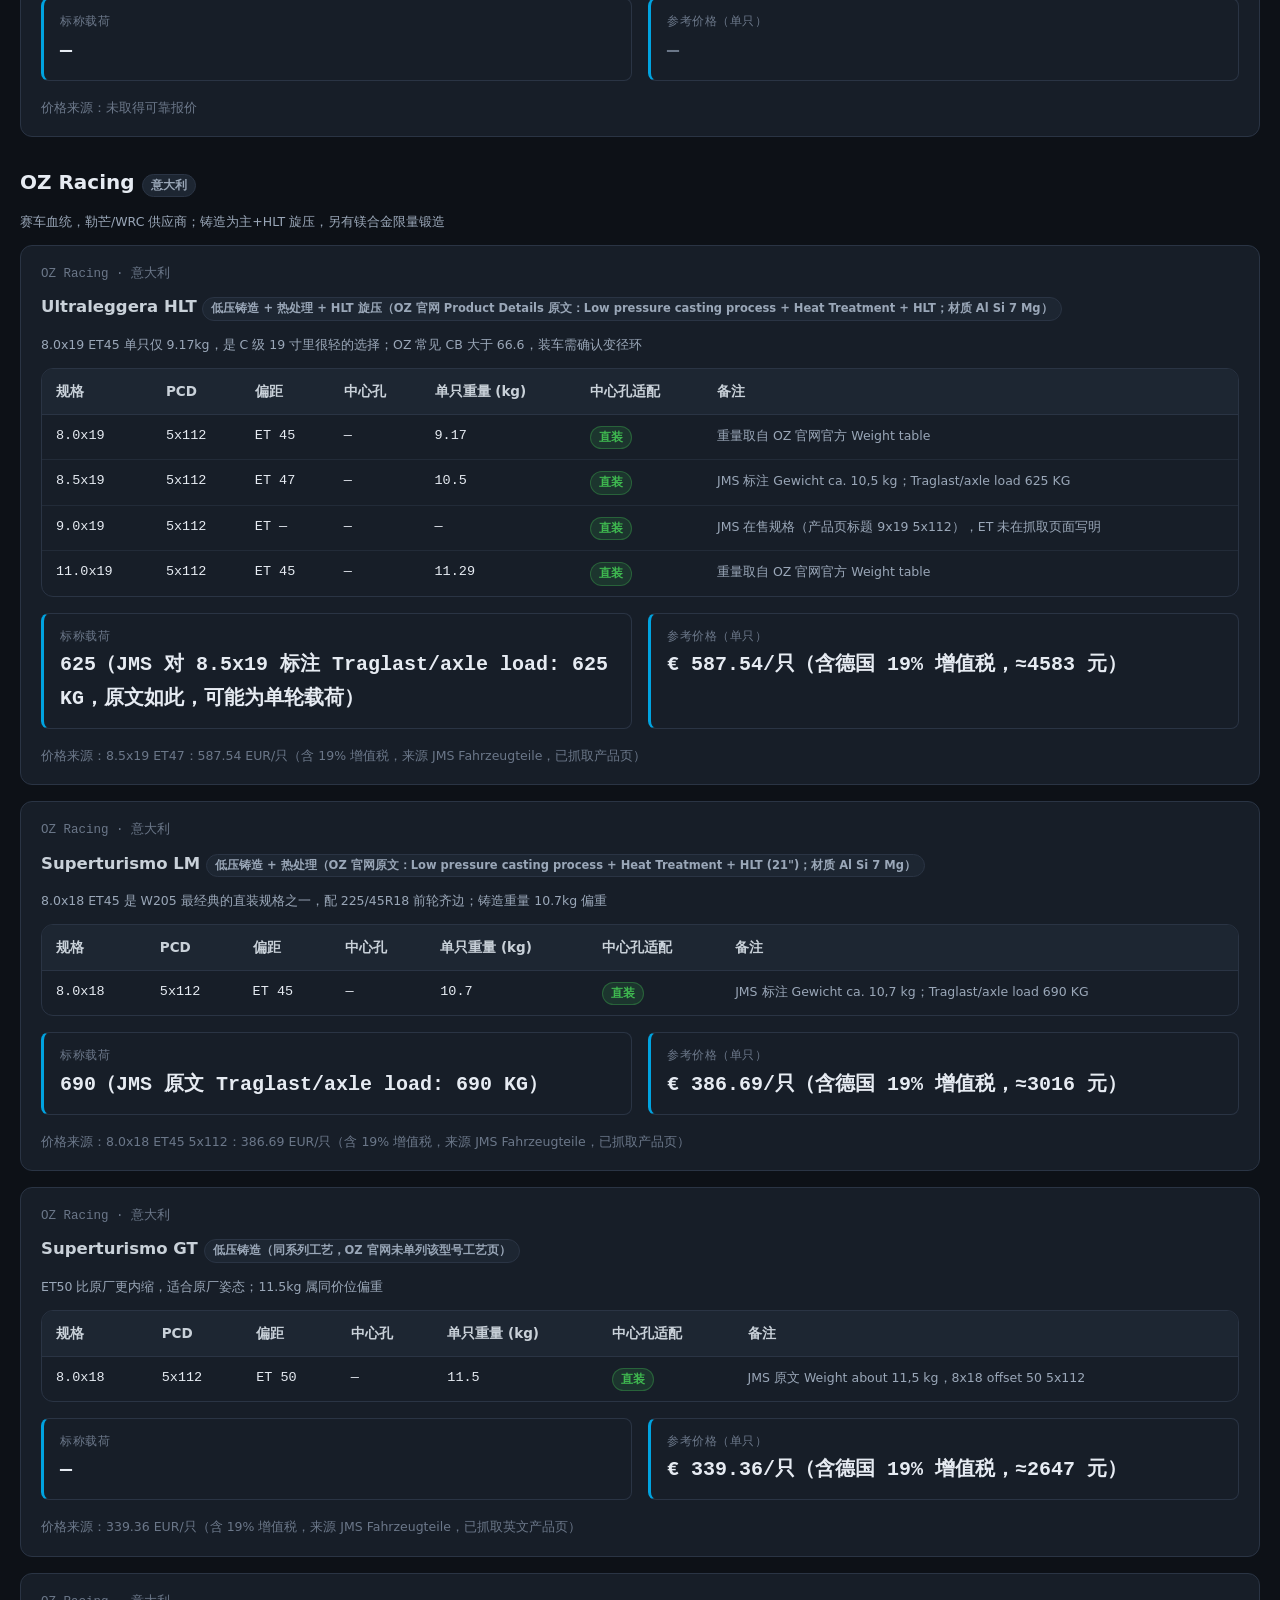
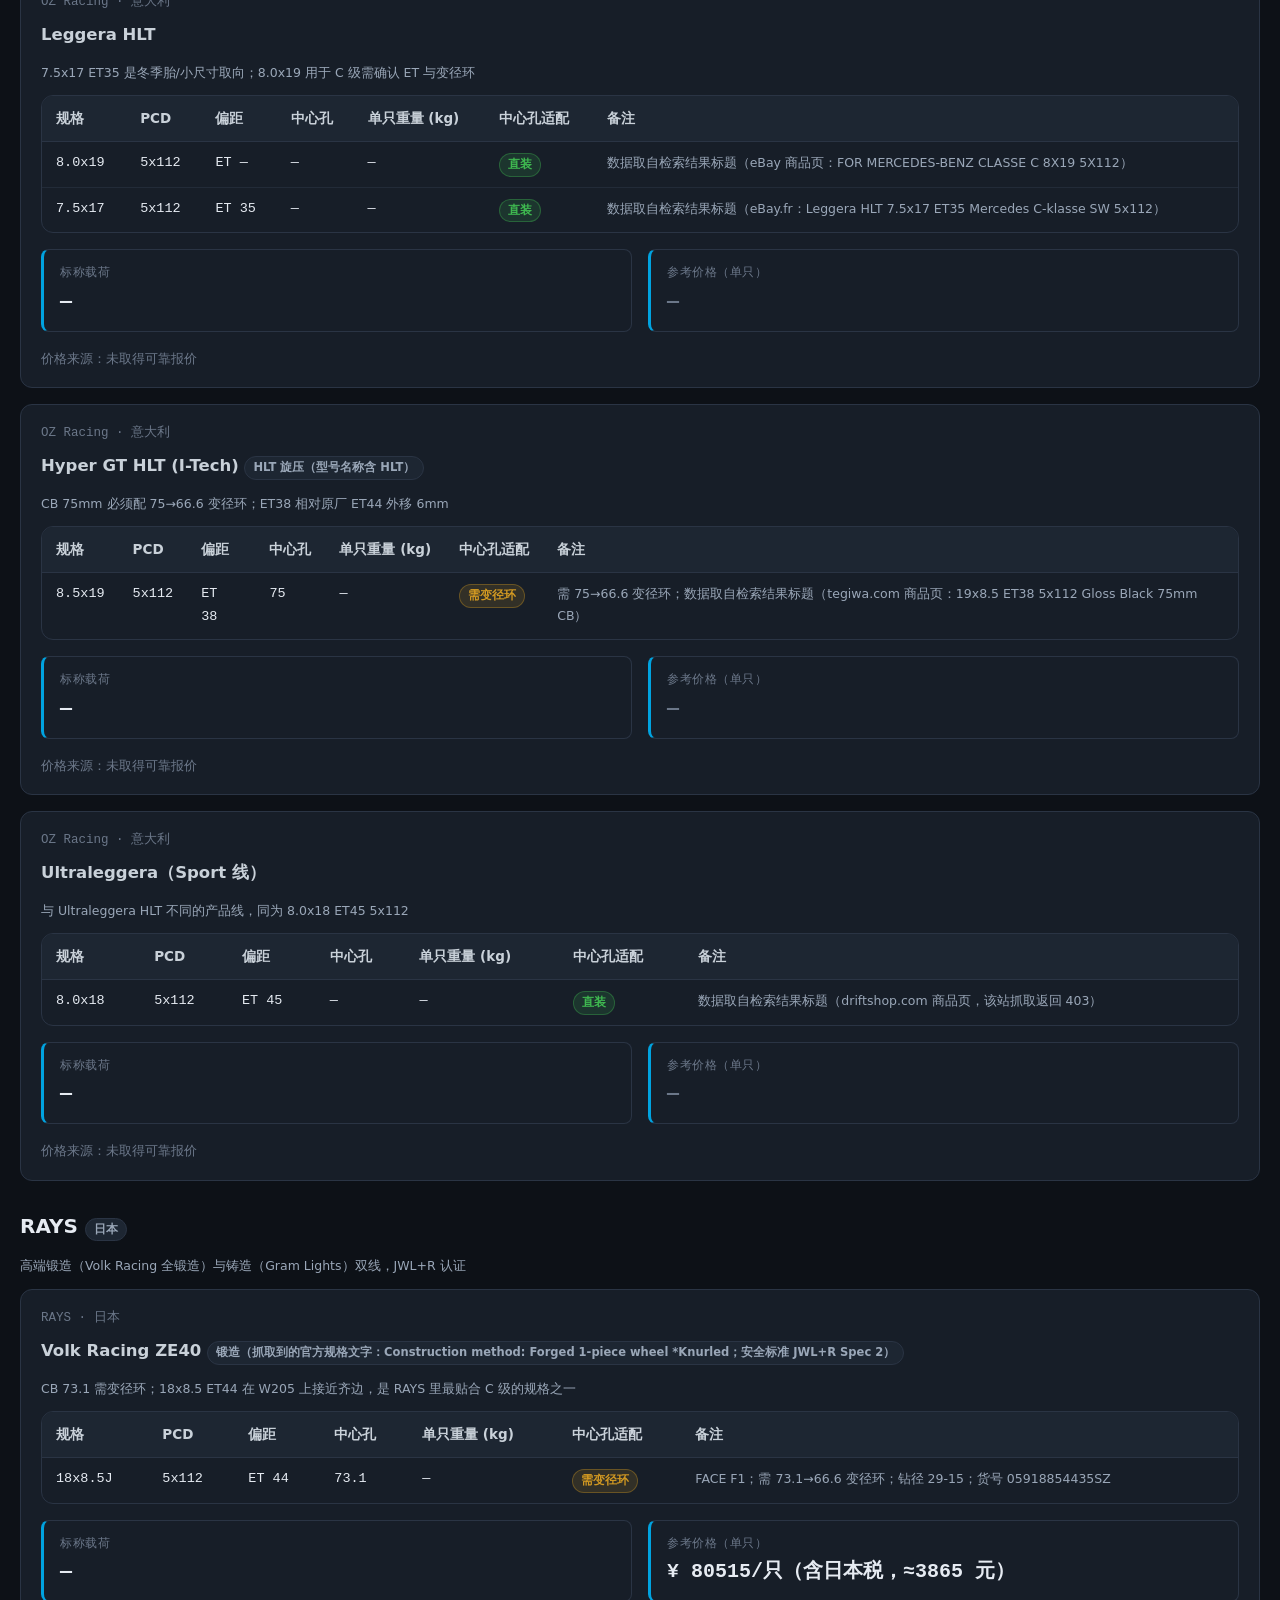
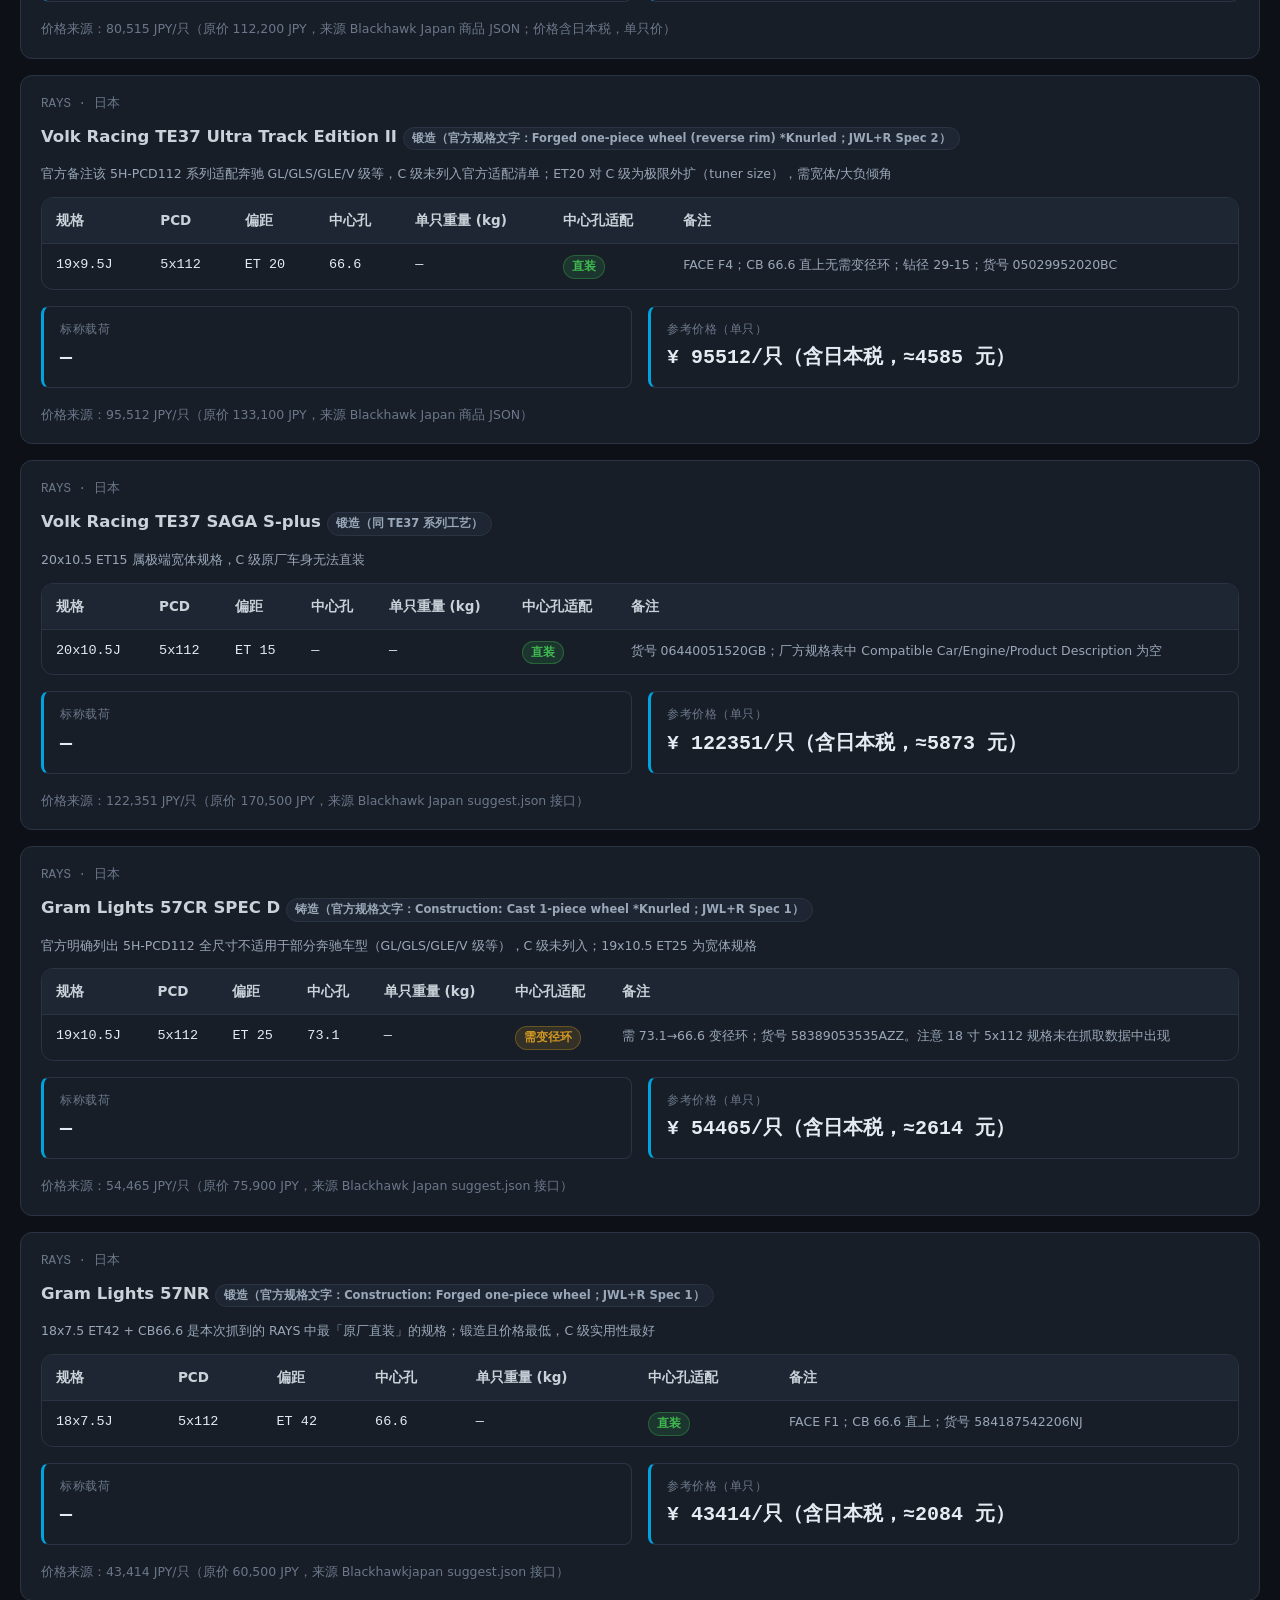
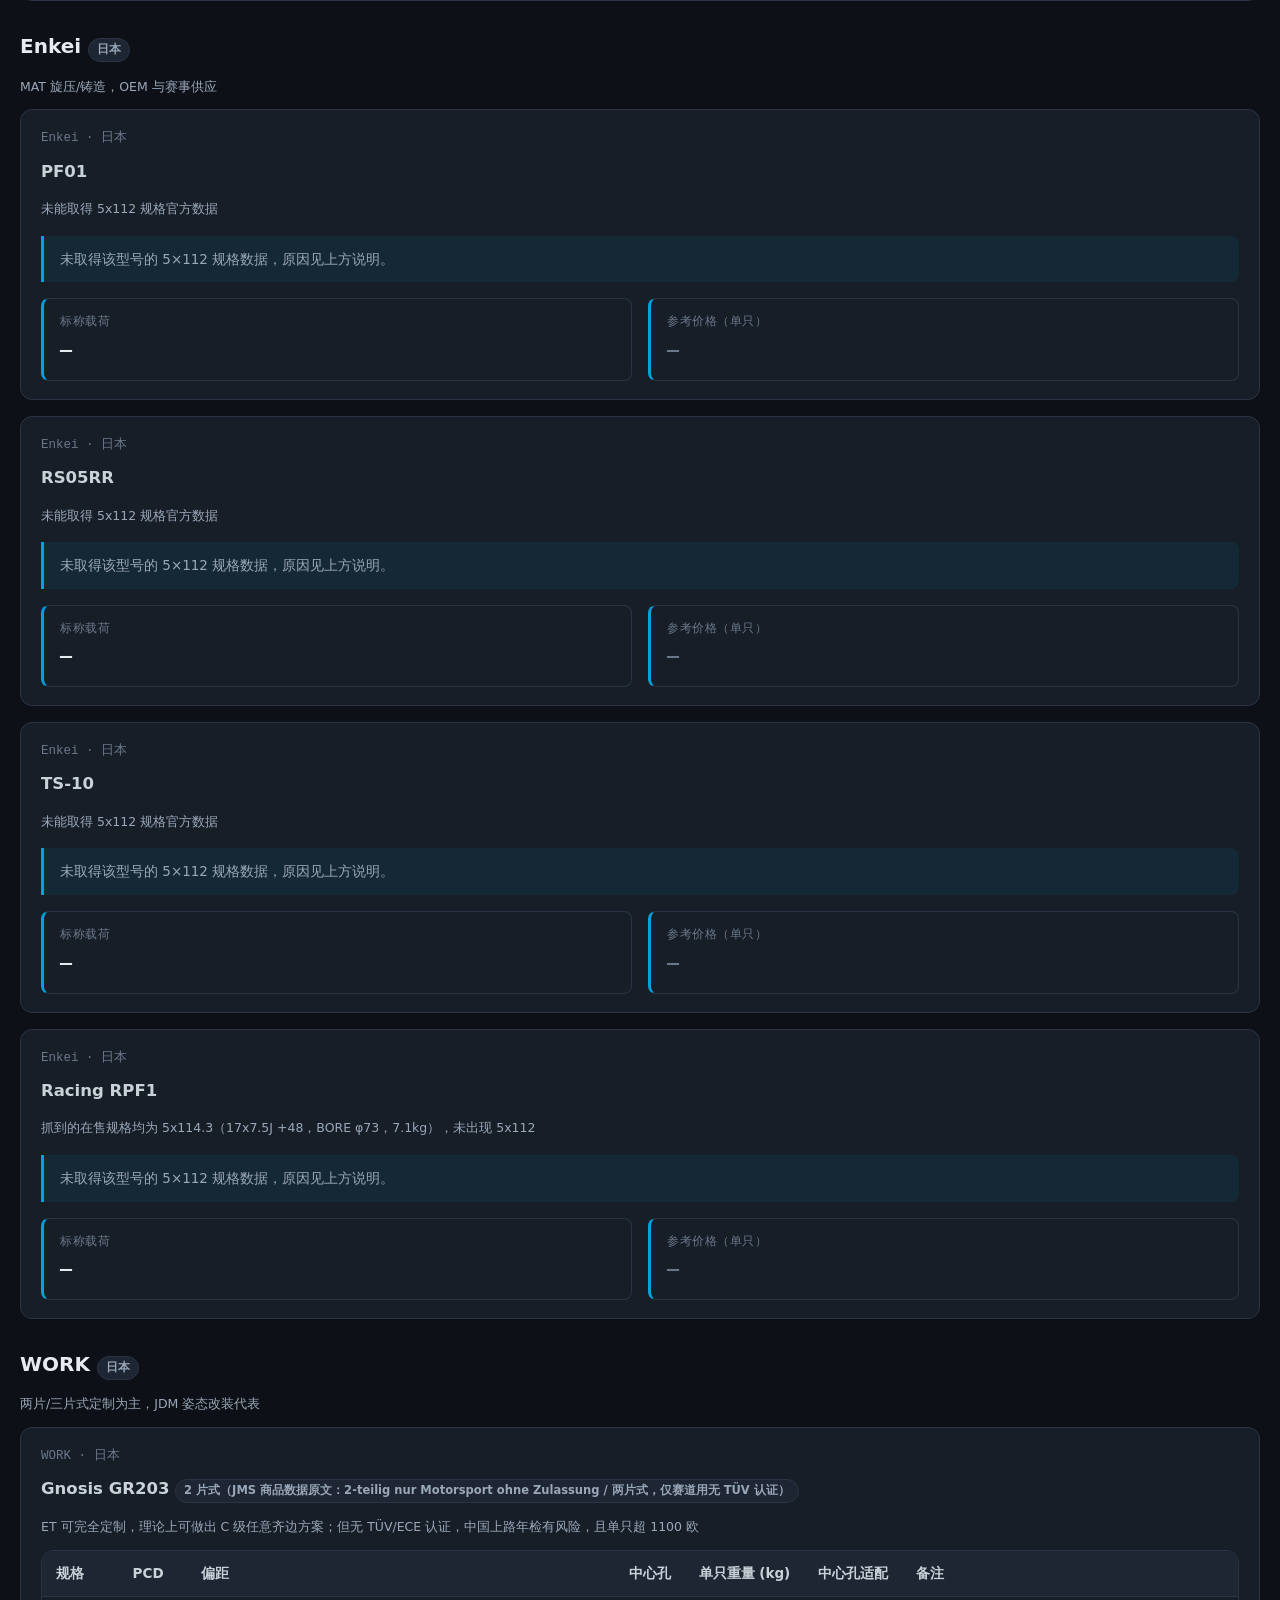
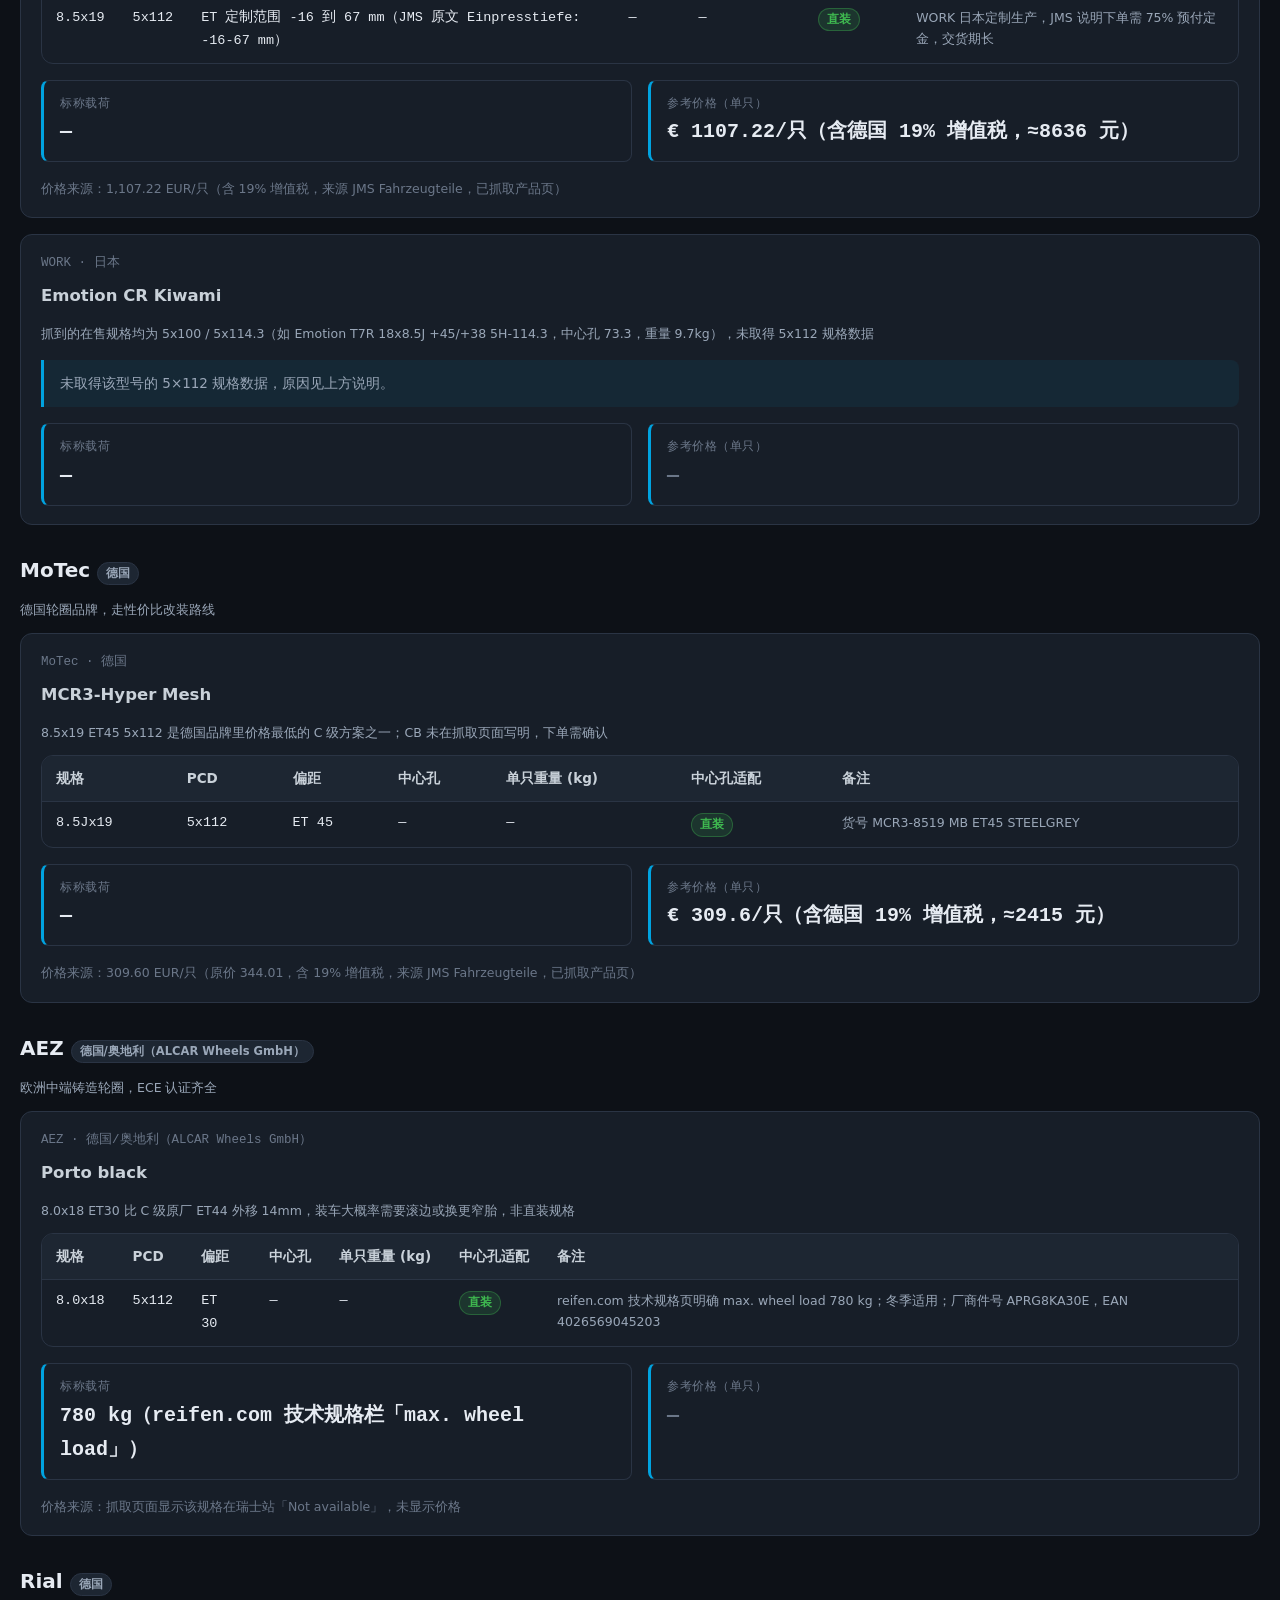
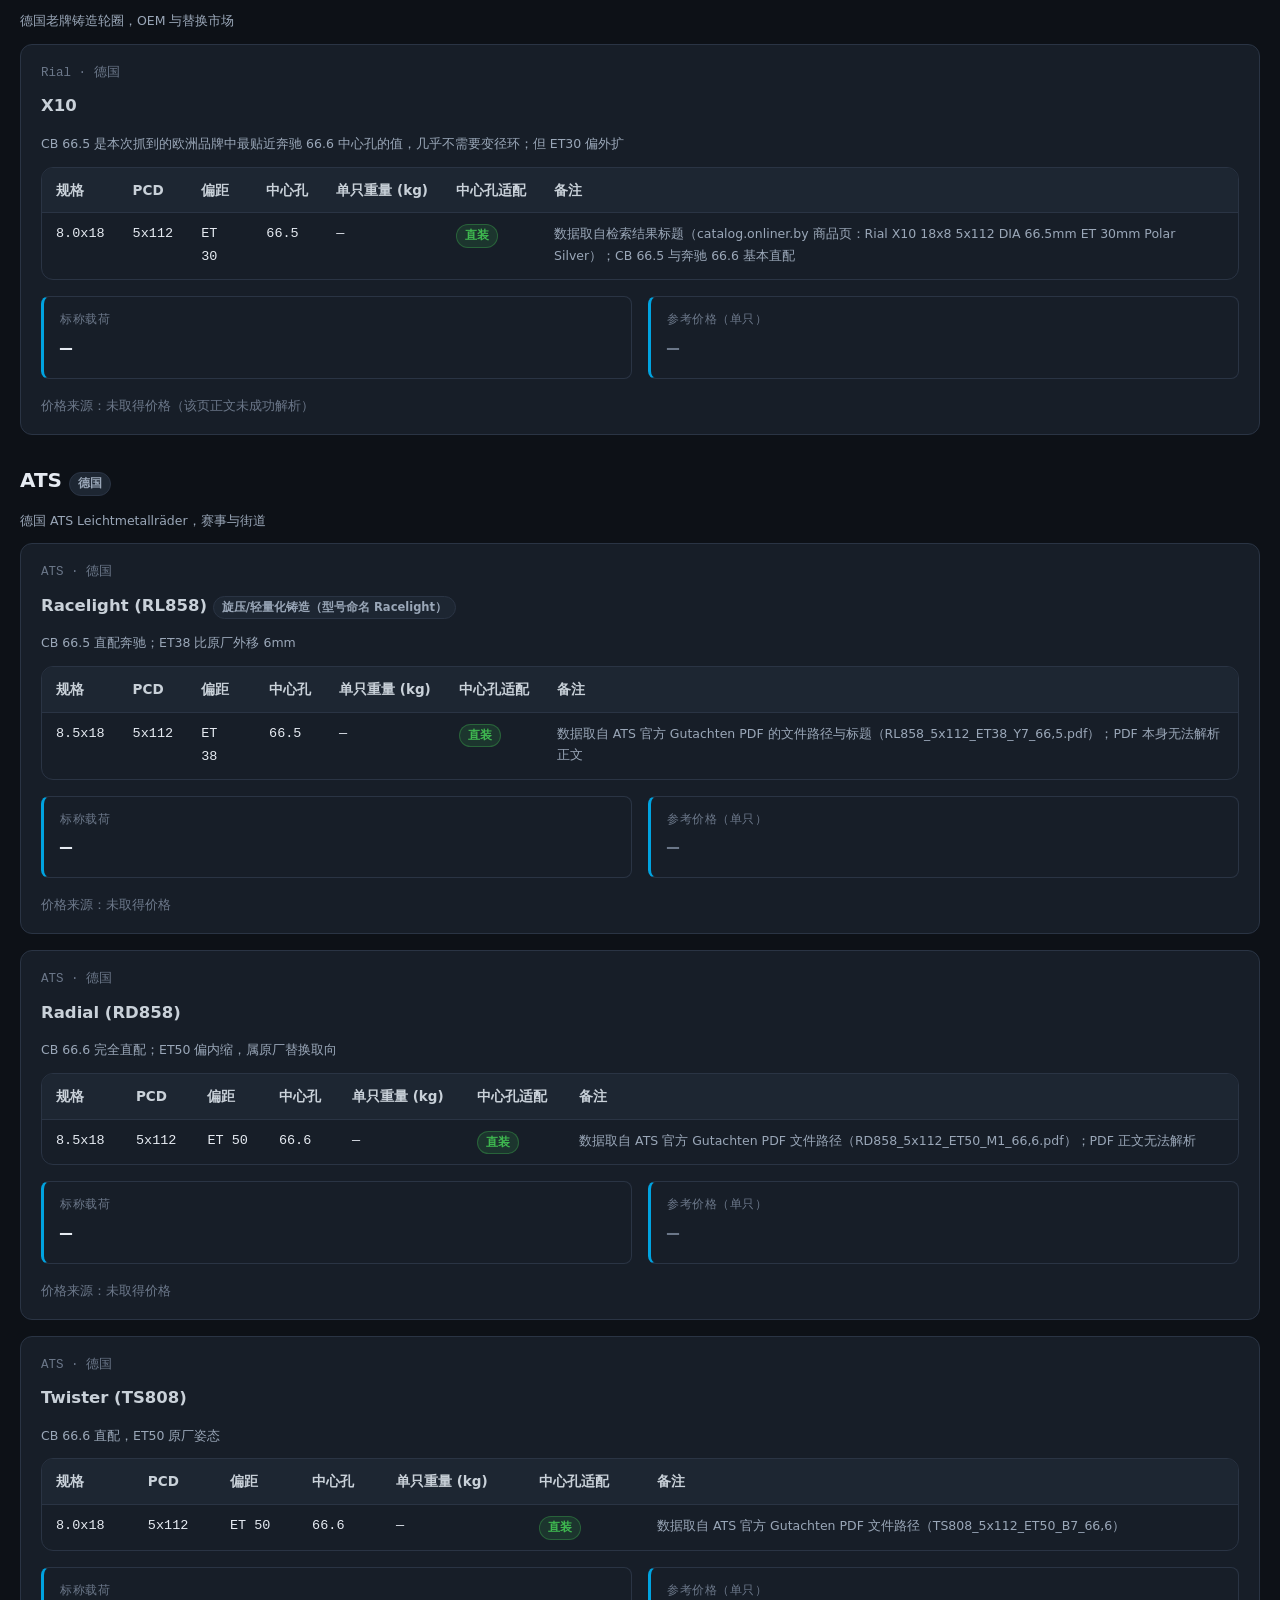
<file: fitment.html>
<!DOCTYPE html>
<html lang="zh-CN" data-i18n-title="pg.fitment.docTitle">
<head>
<meta charset="UTF-8">
<meta name="viewport" content="width=device-width, initial-scale=1">
<title>轮毂适配度与品牌数据库 · 奔驰 C 级旅行车数据库</title>
<meta name="description" content="BBS、OZ、RAYS、Enkei、Work、AMG 原厂轮毂在奔驰 C 级旅行车 S203/S204/S205/S206 上的适配度评级、可选尺寸与 ET、参考价格，以及按代际推荐的改装方案。" data-i18n-attr="content:pg.fitment.docDesc">
<link rel="icon" href="favicon.svg" type="image/svg+xml">
<link rel="stylesheet" href="assets/css/style.css">
</head>
<body>

<header class="topbar" id="site-header"></header>

<main class="wrap">

  <div class="hero">
    <span class="eyebrow">Wheel Fitment &amp; Brands</span>
    <h1><span data-i18n="pg.fitment.hero.title.before">轮毂适配度与</span><span class="accent" data-i18n="pg.fitment.hero.title.accent">品牌数据库</span></h1>
    <p data-i18n="pg.fitment.hero.desc">哪些轮毂能装、装了会怎样、值不值这个价。本页收录 BBS、OZ、RAYS、Enkei、Work 等主流品牌的奔驰适配型号，
       以及 AMG 原厂轮毂与按代际划分的三档改装方案。</p>
  </div>

  <!-- ================= 适配度判定 ================= -->
  <section>
    <h2 id="method"><span data-i18n="pg.fitment.method.title">一、适配度怎么判定</span><span class="tag" data-i18n="pg.fitment.method.tag">Method</span></h2>
    <p class="lead" data-i18n="pg.fitment.method.lead">本站的适配度评级不是主观印象，而是由下面五个硬指标算出来的。</p>
    <div class="grid cols-3">
      <div class="card">
        <div class="card-meta" data-i18n="pg.fitment.method.c1.meta">指标 01</div>
        <h3 data-i18n="pg.fitment.method.c1.title">安装参数匹配</h3>
        <p class="small muted" data-i18n="pg.fitment.method.c1.desc">PCD 必须为 5×112；中心孔 ≥66.6（大于则需变径环）；螺栓座面必须为球面 R14；
           螺栓螺纹与车型一致（W203 为 M12×1.5，W204 起为 M14×1.5）。</p>
        <p class="small"><span class="badge bad" data-i18n="pg.fitment.method.c1.badge">任一不符 = 不可装</span></p>
      </div>
      <div class="card">
        <div class="card-meta" data-i18n="pg.fitment.method.c2.meta">指标 02</div>
        <h3 data-i18n="pg.fitment.method.c2.title">外移量</h3>
        <p class="small muted" data-i18n="pg.fitment.method.c2.desc">胎壁相对原厂的外移量。这是刮蹭风险的第一指标，也是判断「齐边」还是「爆龟」的依据。</p>
        <p class="small">
          <span class="badge ok" data-i18n="pg.fitment.method.c2.b1">≤6 mm 齐边</span>
          <span class="badge warn" data-i18n="pg.fitment.method.c2.b2">6–12 mm 饱满</span>
          <span class="badge bad" data-i18n="pg.fitment.method.c2.b3">&gt;12 mm 风险</span>
        </p>
      </div>
      <div class="card">
        <div class="card-meta" data-i18n="pg.fitment.method.c3.meta">指标 03</div>
        <h3 data-i18n="pg.fitment.method.c3.title">内侧间隙</h3>
        <p class="small muted" data-i18n="pg.fitment.method.c3.desc">内侧侵入量决定会不会蹭避震筒与内衬。AMG 大刹车车型的卡钳占位更大，余量更小。</p>
        <p class="small">
          <span class="badge ok" data-i18n="pg.fitment.method.c3.b1">≥−8 mm 安全</span>
          <span class="badge warn" data-i18n="pg.fitment.method.c3.b2">−8 ~ −15 mm 需实测</span>
          <span class="badge bad" data-i18n="pg.fitment.method.c3.b3">&lt;−15 mm 高危</span>
        </p>
      </div>
      <div class="card">
        <div class="card-meta" data-i18n="pg.fitment.method.c4.meta">指标 04</div>
        <h3 data-i18n="pg.fitment.method.c4.title">外径与码表</h3>
        <p class="small muted" data-i18n="pg.fitment.method.c4.desc">轮胎外径相对原厂的变化。超过 ±3% 会影响 ESP 判定与换挡逻辑，超过 ±5% 属于危险改装。</p>
        <p class="small">
          <span class="badge ok" data-i18n="pg.fitment.method.c4.b1">±2% 内理想</span>
          <span class="badge warn" data-i18n="pg.fitment.method.c4.b2">±2–3% 可接受</span>
          <span class="badge bad" data-i18n="pg.fitment.method.c4.b3">&gt;3% 不建议</span>
        </p>
      </div>
      <div class="card">
        <div class="card-meta" data-i18n="pg.fitment.method.c5.meta">指标 05</div>
        <h3 data-i18n="pg.fitment.method.c5.title">载荷与重量</h3>
        <p class="small muted" data-i18n="pg.fitment.method.c5.desc">轮毂的标称载荷必须 ≥ 单轮需求的 1.2 倍；重量影响簧下质量，同尺寸下越轻越好（但不能牺牲载荷）。</p>
        <p class="small">
          <span class="badge ok" data-i18n="pg.fitment.method.c5.b1">锻造 7–9.5 kg</span>
          <span class="badge warn" data-i18n="pg.fitment.method.c5.b2">旋压 8.5–11.5 kg</span>
          <span class="badge bad" data-i18n="pg.fitment.method.c5.b3">廉价铸造 &gt;13 kg</span>
        </p>
      </div>
      <div class="card">
        <div class="card-meta" data-i18n="pg.fitment.method.c6.meta">指标 06</div>
        <h3 data-i18n="pg.fitment.method.c6.title">法规适配</h3>
        <p class="small muted" data-i18n="pg.fitment.method.c6.desc">德国 TÜV 需要轮毂带 Gutachten（含奔驰车型的 ABE）或做 Einzelabnahme 单件认证；
           中国年检关注轮胎规格与外廓尺寸。正规品牌都会提供适配清单，购买前索取。</p>
        <p class="small"><span class="badge info" data-i18n="pg.fitment.method.c6.badge">认准 Gutachten / ABE</span></p>
      </div>
    </div>
  </section>

  <hr class="soft">

  <!-- ================= 按代际推荐方案 ================= -->
  <section>
    <h2 id="plans"><span data-i18n="pg.fitment.plans.title">二、按代际的推荐改装方案</span><span class="tag" data-i18n="pg.fitment.plans.tag">预设方案</span></h2>
    <p class="lead" data-i18n="pg.fitment.plans.lead">每一档方案都由计算器实时核算出外移量与码表误差——表格里的数字是算出来的，不是估的。</p>
    <div class="toolbar">
      <span class="chip active" data-plan="all" data-i18n="pg.fitment.plans.chip.all">全部代际</span>
      <span class="chip" data-plan="W203/S203">S203</span>
      <span class="chip" data-plan="W204/S204">S204</span>
      <span class="chip" data-plan="W205/S205">S205</span>
      <span class="chip" data-plan="W206/S206">S206</span>
    </div>
    <div id="plan-table"></div>
    <div class="note mt16" data-i18n-html="pg.fitment.plans.note">
      <strong>三档位说明：</strong>
      <span class="badge ok">原厂风格</span>直接沿用同代原厂尺寸，零风险、零折腾，只是换个造型。
      <span class="badge warn">进阶合装</span>在轮拱余量内适度加大加宽，兼顾姿态与可用性，是最主流的选择。
      <span class="badge bad">激进姿态</span>追求最大视觉冲击，通常需要配合负倾角、卷边或改悬挂，且必然牺牲舒适性与通过性。
    </div>
  </section>

  <hr class="soft">

  <!-- ================= 可用性矩阵 ================= -->
  <section>
    <h2 id="matrix"><span data-i18n="pg.fitment.matrix.title">三、轮毂尺寸可用性矩阵</span><span class="tag" data-i18n="pg.fitment.matrix.tag">Matrix</span></h2>
    <p class="lead" data-i18n-html="pg.fitment.matrix.lead">把「辋宽 × ET」的所有常见组合一次性算完。单元格里的数字是<strong>胎壁相对原厂的外移量（mm）</strong>，
       正数表示比原厂更靠车外。这张表回答的是选型时第一个问题：<em>这个宽度的轮毂，ET 该选多少？</em></p>
    <div class="toolbar" id="matrix-chips"></div>
    <div id="fit-matrix"></div>
    <div class="grid cols-3 mt16">
      <div class="stat" style="border-left-color:var(--ok)">
        <div class="k" data-i18n="pg.fitment.matrix.safe.k">安全区间</div>
        <div class="v small" style="color:var(--ok)" data-i18n="pg.fitment.matrix.safe.v">外移 −8 ~ +6 mm</div>
        <div class="small faint" data-i18n="pg.fitment.matrix.safe.d">从原厂位置到「齐边」，无需额外处理</div>
      </div>
      <div class="stat" style="border-left-color:var(--warn)">
        <div class="k" data-i18n="pg.fitment.matrix.measure.k">需要实测</div>
        <div class="v small" style="color:var(--warn)" data-i18n-html="pg.fitment.matrix.measure.v">外移 +6 ~ +12 mm 或 −8 ~ −15 mm<br>内侵 −10 ~ −18 mm</div>
        <div class="small faint" data-i18n="pg.fitment.matrix.measure.d">需做橡皮泥动态测试；外移为较大负值时轮胎会明显「陷进」轮拱</div>
      </div>
      <div class="stat" style="border-left-color:var(--bad)">
        <div class="k" data-i18n="pg.fitment.matrix.bad.k">不建议</div>
        <div class="v small" style="color:var(--bad)" data-i18n-html="pg.fitment.matrix.bad.v">外移 &gt; +12 mm 或 &lt; −15 mm<br>内侵 &lt; −18 mm</div>
        <div class="small faint" data-i18n="pg.fitment.matrix.bad.d">需要改宽体/卷边，或必然与避震、内衬干涉</div>
      </div>
    </div>
    <div class="note warn mt16" data-i18n-html="pg.fitment.matrix.note">
      <strong>怎么用这张表：</strong>先定你想要的外观宽度（例如 8.5J），然后横着找他行里的绿色格子，
      就能读出 ET 的大致可选范围。<strong>注意这张表只算横向位置，不含刹车卡钳间隙与轮胎外径</strong>——
      最终决定前请回到<a href="calculator.html">计算器</a>做完整的配置对比。
    </div>
  </section>

  <hr class="soft">

  <!-- ================= 品牌数据库 ================= -->
  <section>
    <h2 id="brands"><span data-i18n="pg.fitment.brands.title">四、品牌轮毂数据库</span><span class="tag" data-i18n="pg.fitment.brands.tag">Brands</span></h2>
    <p class="lead" data-i18n="pg.fitment.brands.lead">只收录确实提供 5×112 孔距、可用于奔驰 C 级的型号。点击品牌筛选。</p>
    <div class="toolbar" id="brand-chips"></div>
    <div id="brand-list"></div>
    <div id="brand-notes" class="mt24"></div>
  </section>

  <hr class="soft">

  <!-- ================= AMG 原厂 ================= -->
  <section>
    <h2 id="amg"><span data-i18n="pg.fitment.amg.title">四、AMG 原厂轮毂</span><span class="tag" data-i18n="pg.fitment.amg.tag">OEM+</span></h2>
    <p class="lead" data-i18n="pg.fitment.amg.lead">原厂 AMG 轮毂是最省心的「升级」路线：载荷、ET、中心孔、螺栓全部原厂匹配，
       唯一的问题是价格与新货稀缺（多为拆车件）。</p>
    <div id="amg-table"></div>
    <div class="note mt16" data-i18n-html="pg.fitment.amg.note">
      <strong>为什么推荐原厂 AMG 轮毂？</strong>因为它们是为这个底盘设计的：ET 与轮距精确匹配、载荷按车辆最大总质量校核过、
      动平衡与真圆度有原厂保证，而且大多带 TÜV 认可的 Gutachten。缺点是新件贵（单只常 5000 元以上）、
      二手市场假货多（尤其是所谓「AMG 风格」的仿制品）。购买二手件务必核对<strong>原厂零件号（A2xx401xxxx）</strong>与内侧铸造标记。
    </div>
  </section>

  <hr class="soft">

  <!-- ================= 常见误区 ================= -->
  <section>
    <h2 id="myths"><span data-i18n="pg.fitment.myths.title">五、六个常见误区</span><span class="tag" data-i18n="pg.fitment.myths.tag">Myths</span></h2>
    <div class="grid cols-2">
      <div class="card">
        <h3 class="mt0" data-i18n="pg.fitment.myths.m1.title">误区 1：ET 越小越帅，越小越好</h3>
        <p class="small muted" data-i18n="pg.fitment.myths.m1.desc">ET 过小会让轮胎外凸刮轮眉，同时主销偏移量剧变使转向变沉、胎肩异常磨损，
           轮毂轴承的附加弯矩也会显著缩短寿命。视觉上的「齐边」通常对应外移 5～8 mm，而不是 20 mm。</p>
      </div>
      <div class="card">
        <h3 class="mt0" data-i18n="pg.fitment.myths.m2.title">误区 2：轮毂大了车就快了</h3>
        <p class="small muted" data-i18n="pg.fitment.myths.m2.desc">大直径轮毂的转动惯量按半径平方增长，即使总重不变也会让起步与制动变差。
           除非同时大幅减重（锻造毂），否则「加大即变慢」是常态。</p>
      </div>
      <div class="card">
        <h3 class="mt0" data-i18n="pg.fitment.myths.m3.title">误区 3：螺栓随便用，能拧上就行</h3>
        <p class="small muted" data-i18n="pg.fitment.myths.m3.desc">球面配锥面会在行驶中自行松脱；螺纹长度不足会滑牙；过长会顶到轮毂轴承。
           这是所有改装错误里后果最严重、也最容易避免的一项。</p>
      </div>
      <div class="card">
        <h3 class="mt0" data-i18n="pg.fitment.myths.m4.title">误区 4：不用变径环，靠螺栓定位就行</h3>
        <p class="small muted" data-i18n="pg.fitment.myths.m4.desc">螺栓只负责压紧，径向定位靠中心孔与轴承凸台的配合。缺变径环会导致高速抖动、
           螺栓承受剪切力、轮毂偏心，长期会疲劳断裂。</p>
      </div>
      <div class="card">
        <h3 class="mt0" data-i18n="pg.fitment.myths.m5.title">误区 5：宽胎抓地力一定更强</h3>
        <p class="small muted" data-i18n="pg.fitment.myths.m5.desc">接地面积受轮毂宽度与胎压共同约束。窄轮辋上装超宽胎，胎面会呈「甜甜圈」形，
           实际接地印痕反而变小，湿地性能与耐磨性都会下降。</p>
      </div>
      <div class="card">
        <h3 class="mt0" data-i18n="pg.fitment.myths.m6.title">误区 6：改完做不做四轮定位无所谓</h3>
        <p class="small muted" data-i18n="pg.fitment.myths.m6.desc">轮毂位置改变会连带改变倾角与前束在轮胎上的落点，
           不做定位的结果通常是几千公里后轮胎报废。改装后做定位应该是标配动作。</p>
      </div>
    </div>
  </section>

</main>

<footer class="footer" id="site-footer"></footer>

<script src="lang/zh.js"></script>
<script src="lang/en.js"></script>
<script src="lang/p-fitment.zh.js"></script>
<script src="lang/p-fitment.en.js"></script>
  <script src="lang/p-calc.zh.js"></script>
  <script src="lang/p-calc.en.js"></script>
<script src="assets/js/i18n.js"></script>
<script src="data/c-class-data.js"></script>
<script src="data/wheel-brands.js"></script>
<script src="data/i18n-en-c-class.js"></script>
<script src="data/i18n-en-controls.js"></script>
<script src="data/i18n-en-brands.js"></script>
<script src="assets/js/data-i18n.js"></script>
<script src="assets/js/app.js"></script>
<script src="assets/js/wheel-calc.js"></script>
<script src="assets/js/fitment.js"></script>
</body>
</html>
</file>
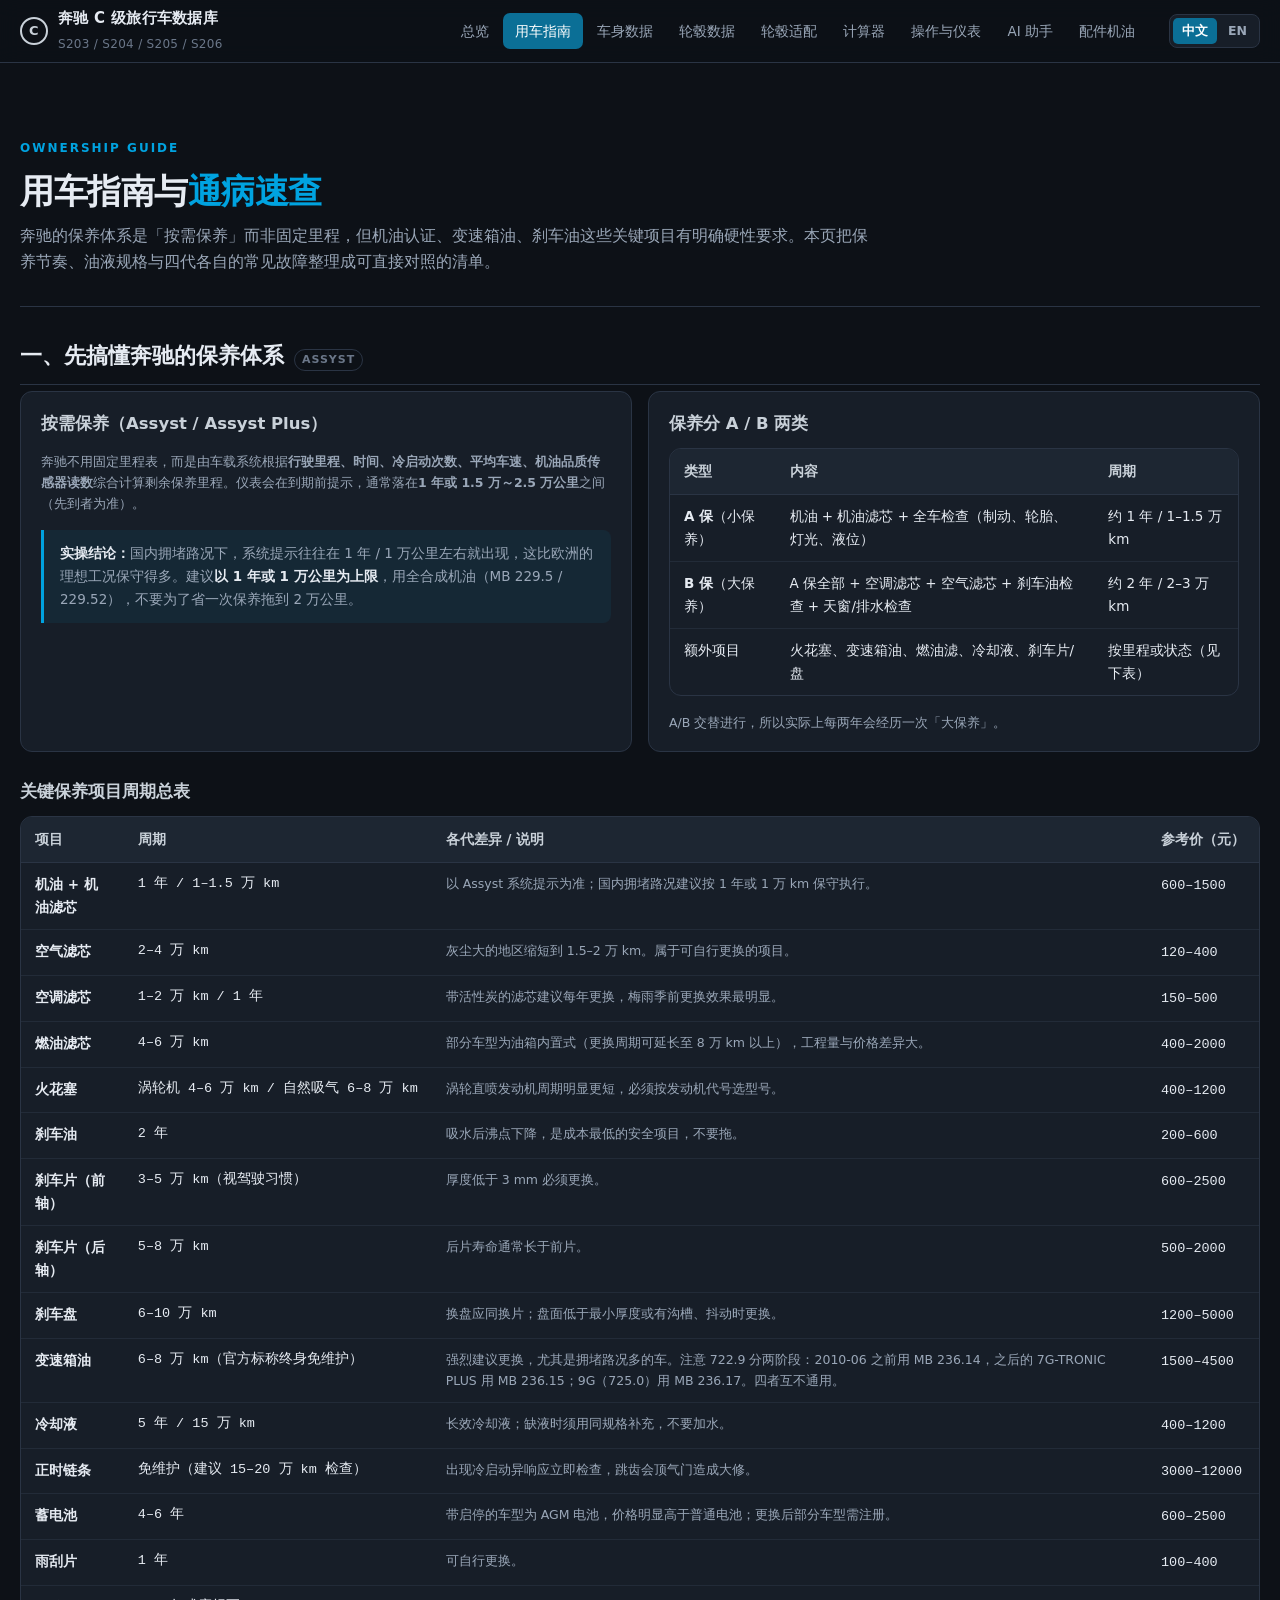
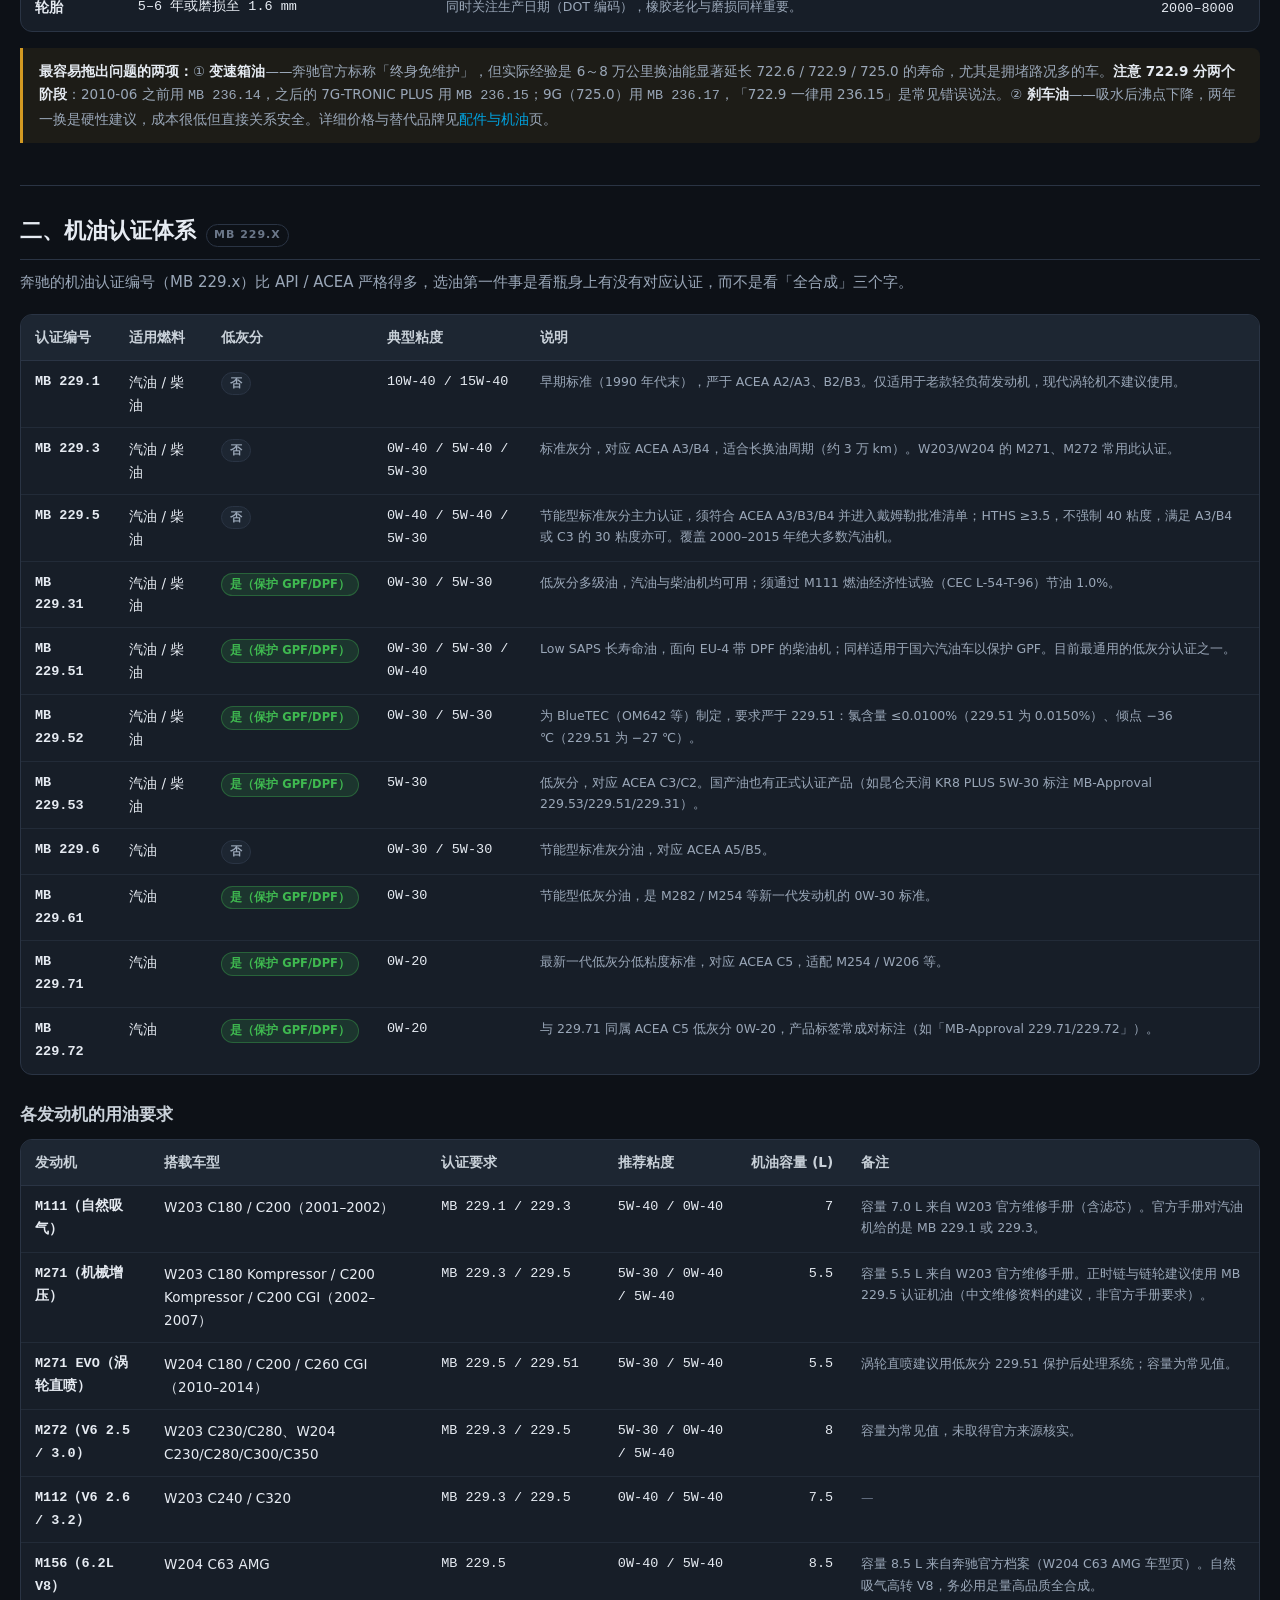
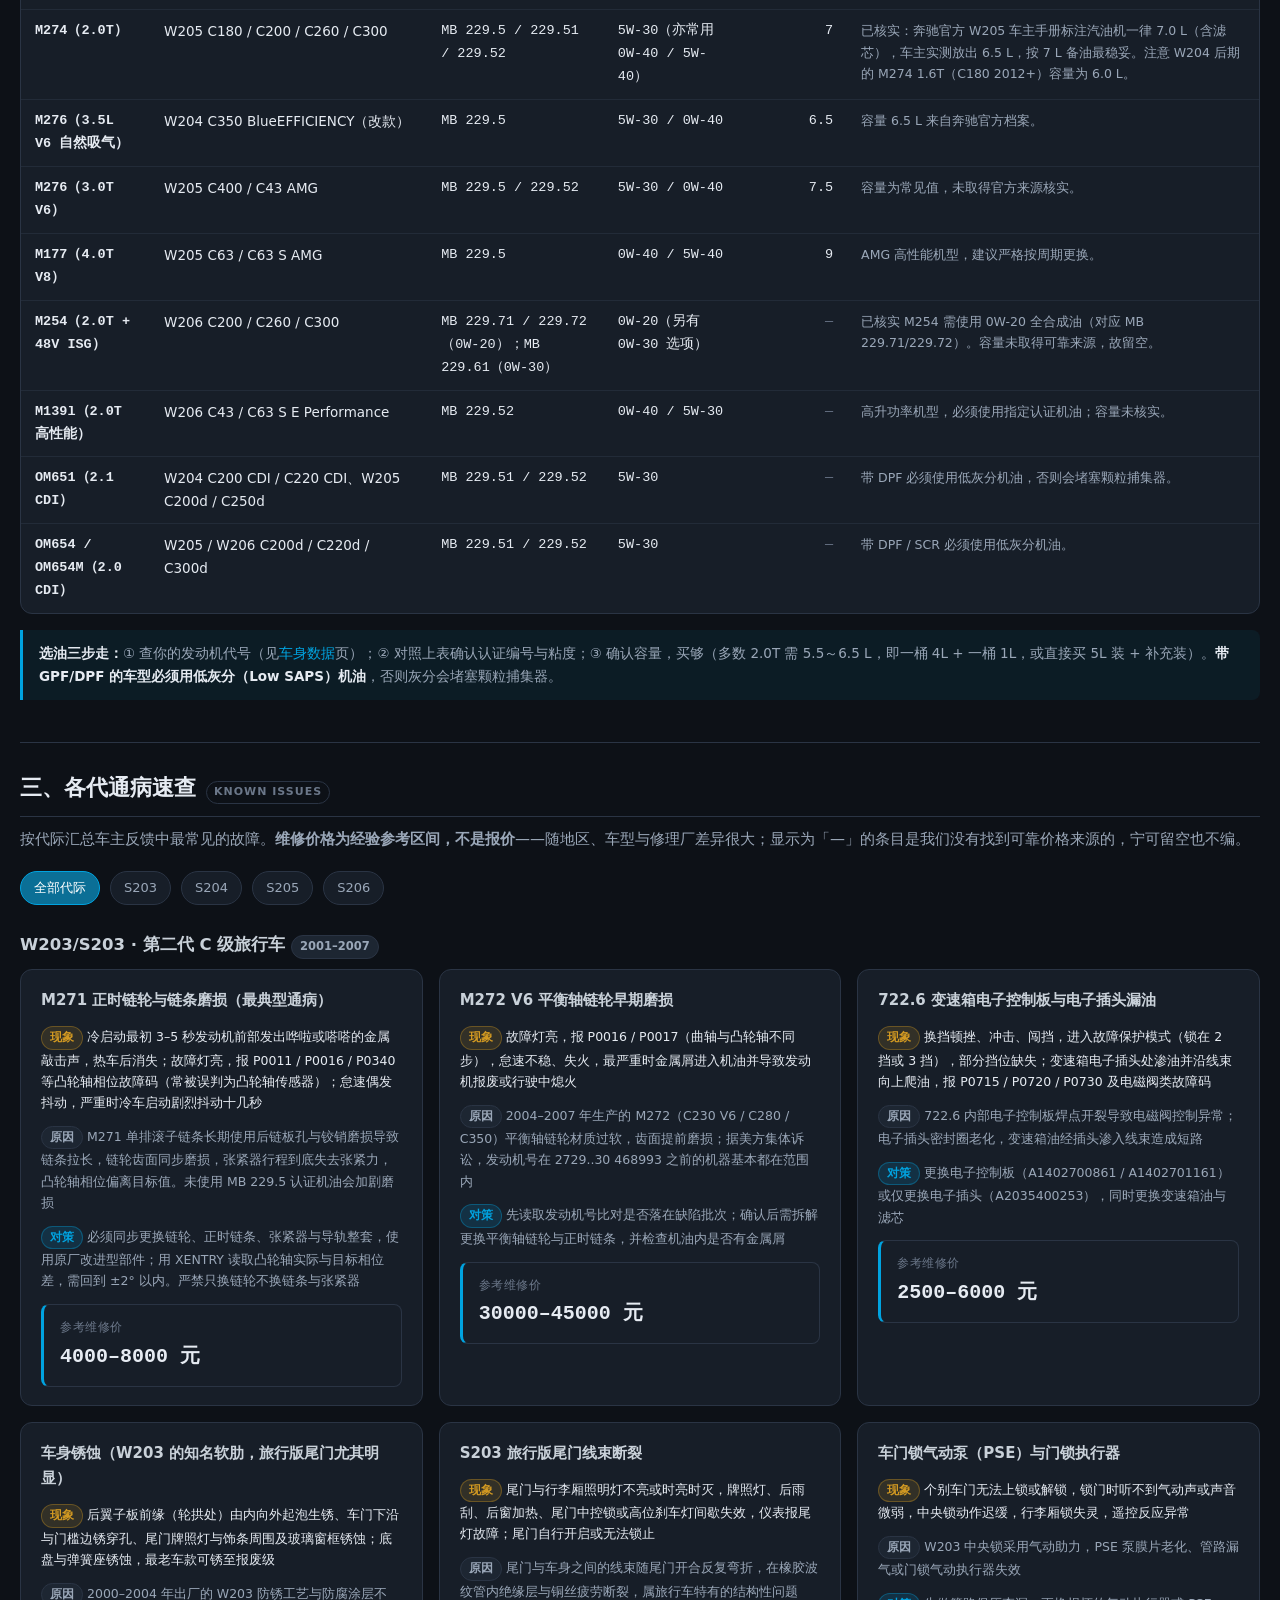
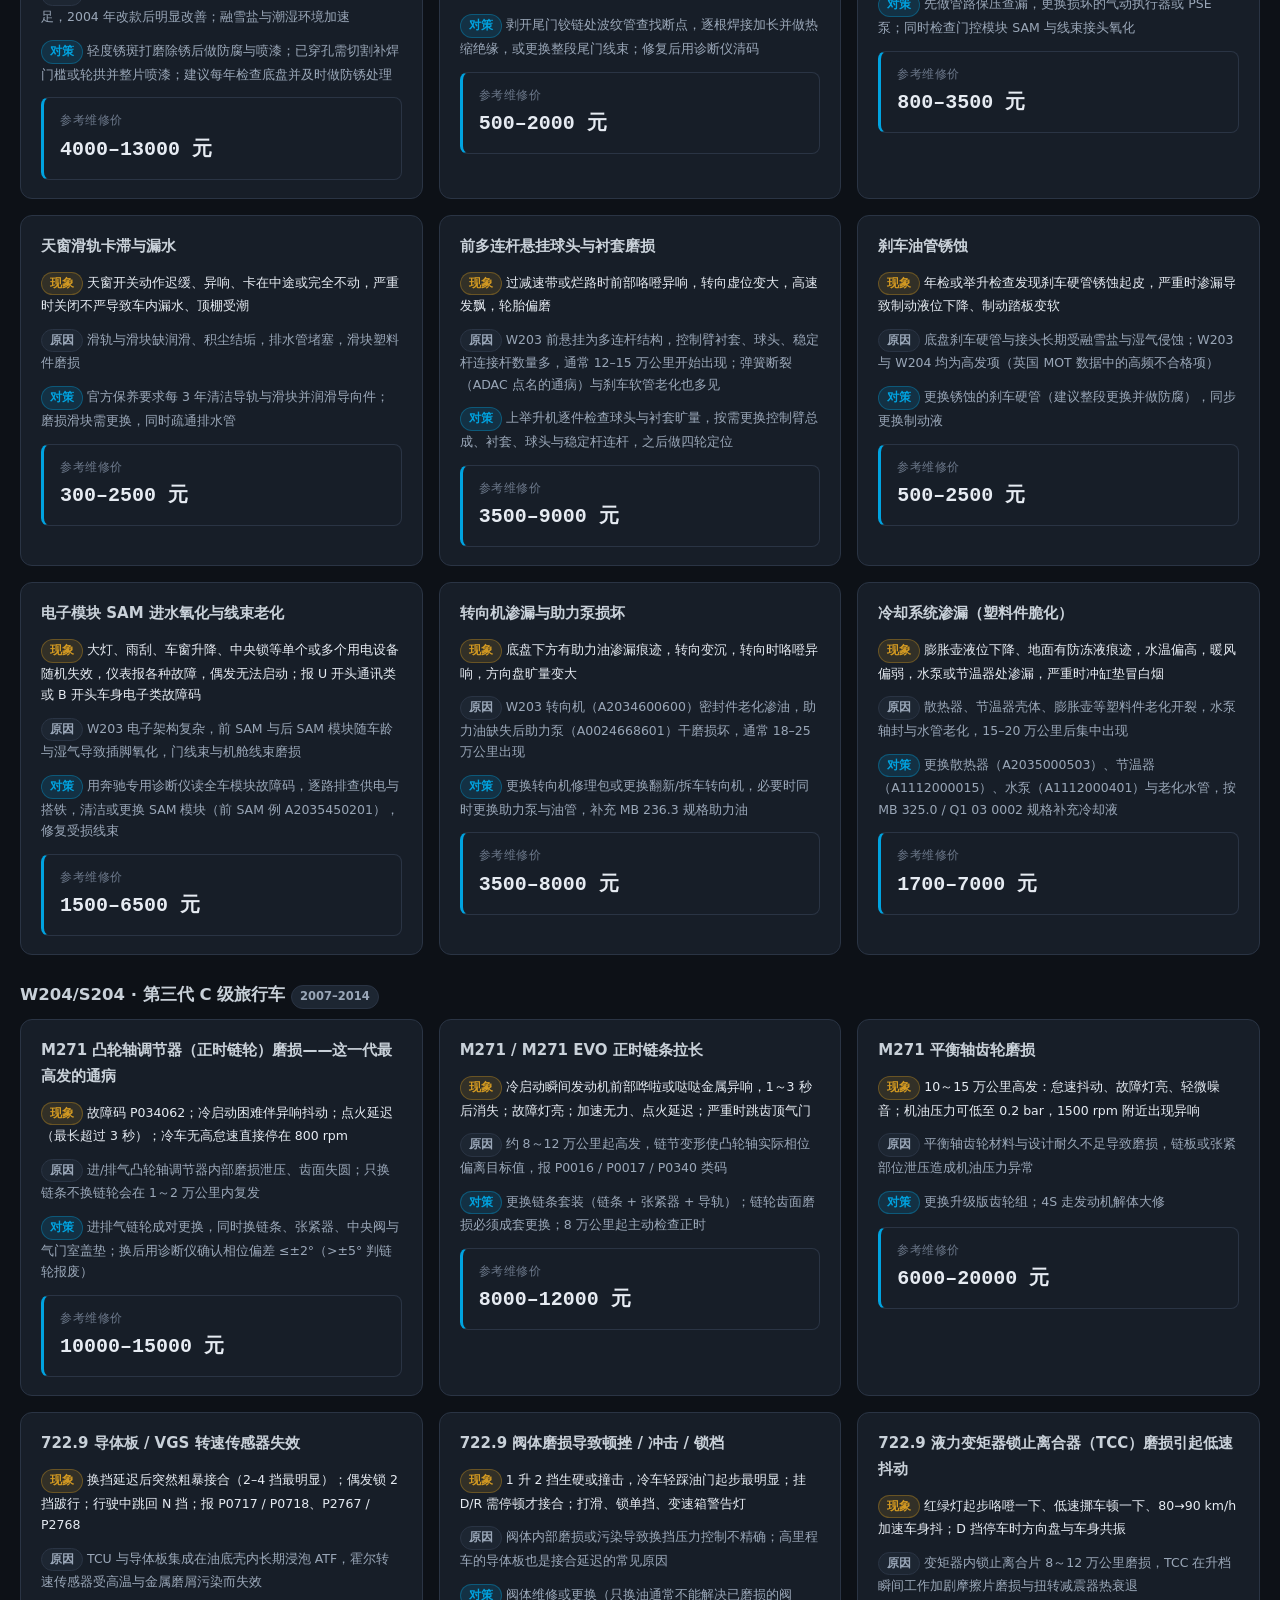
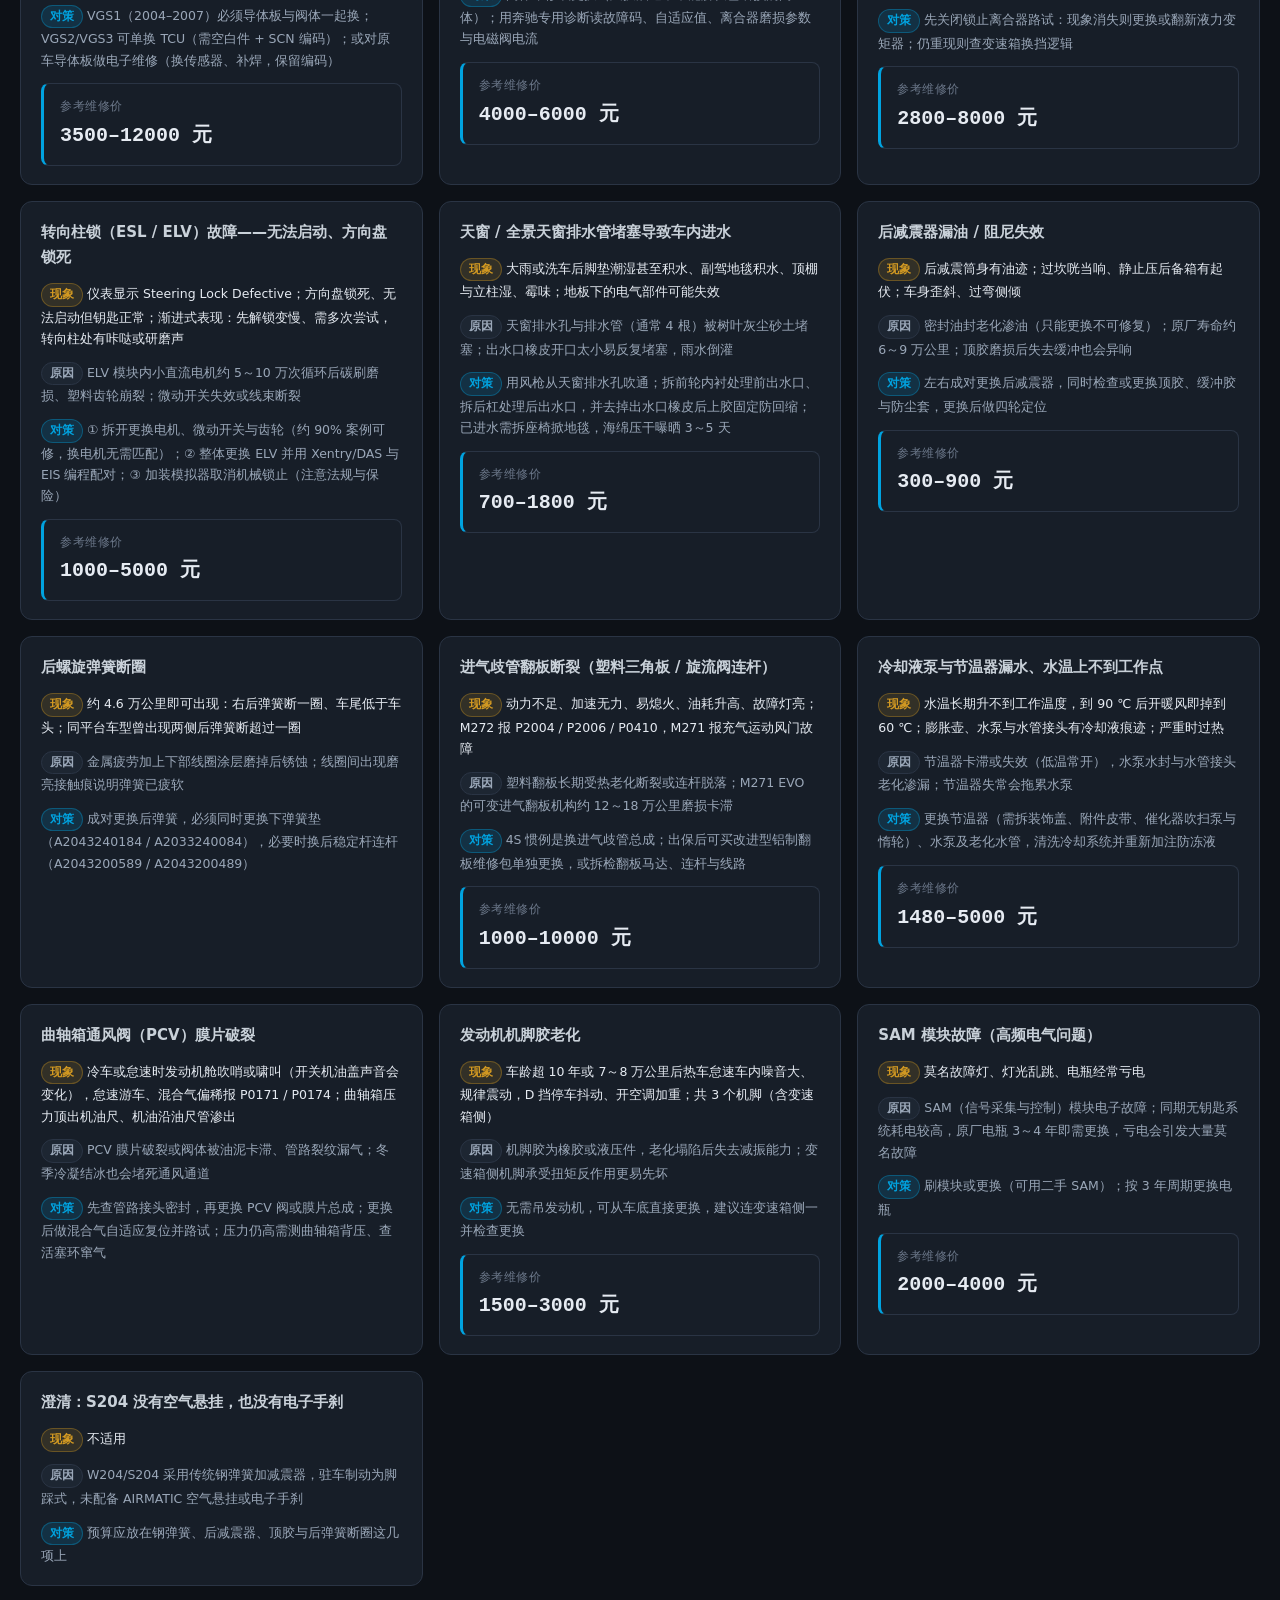
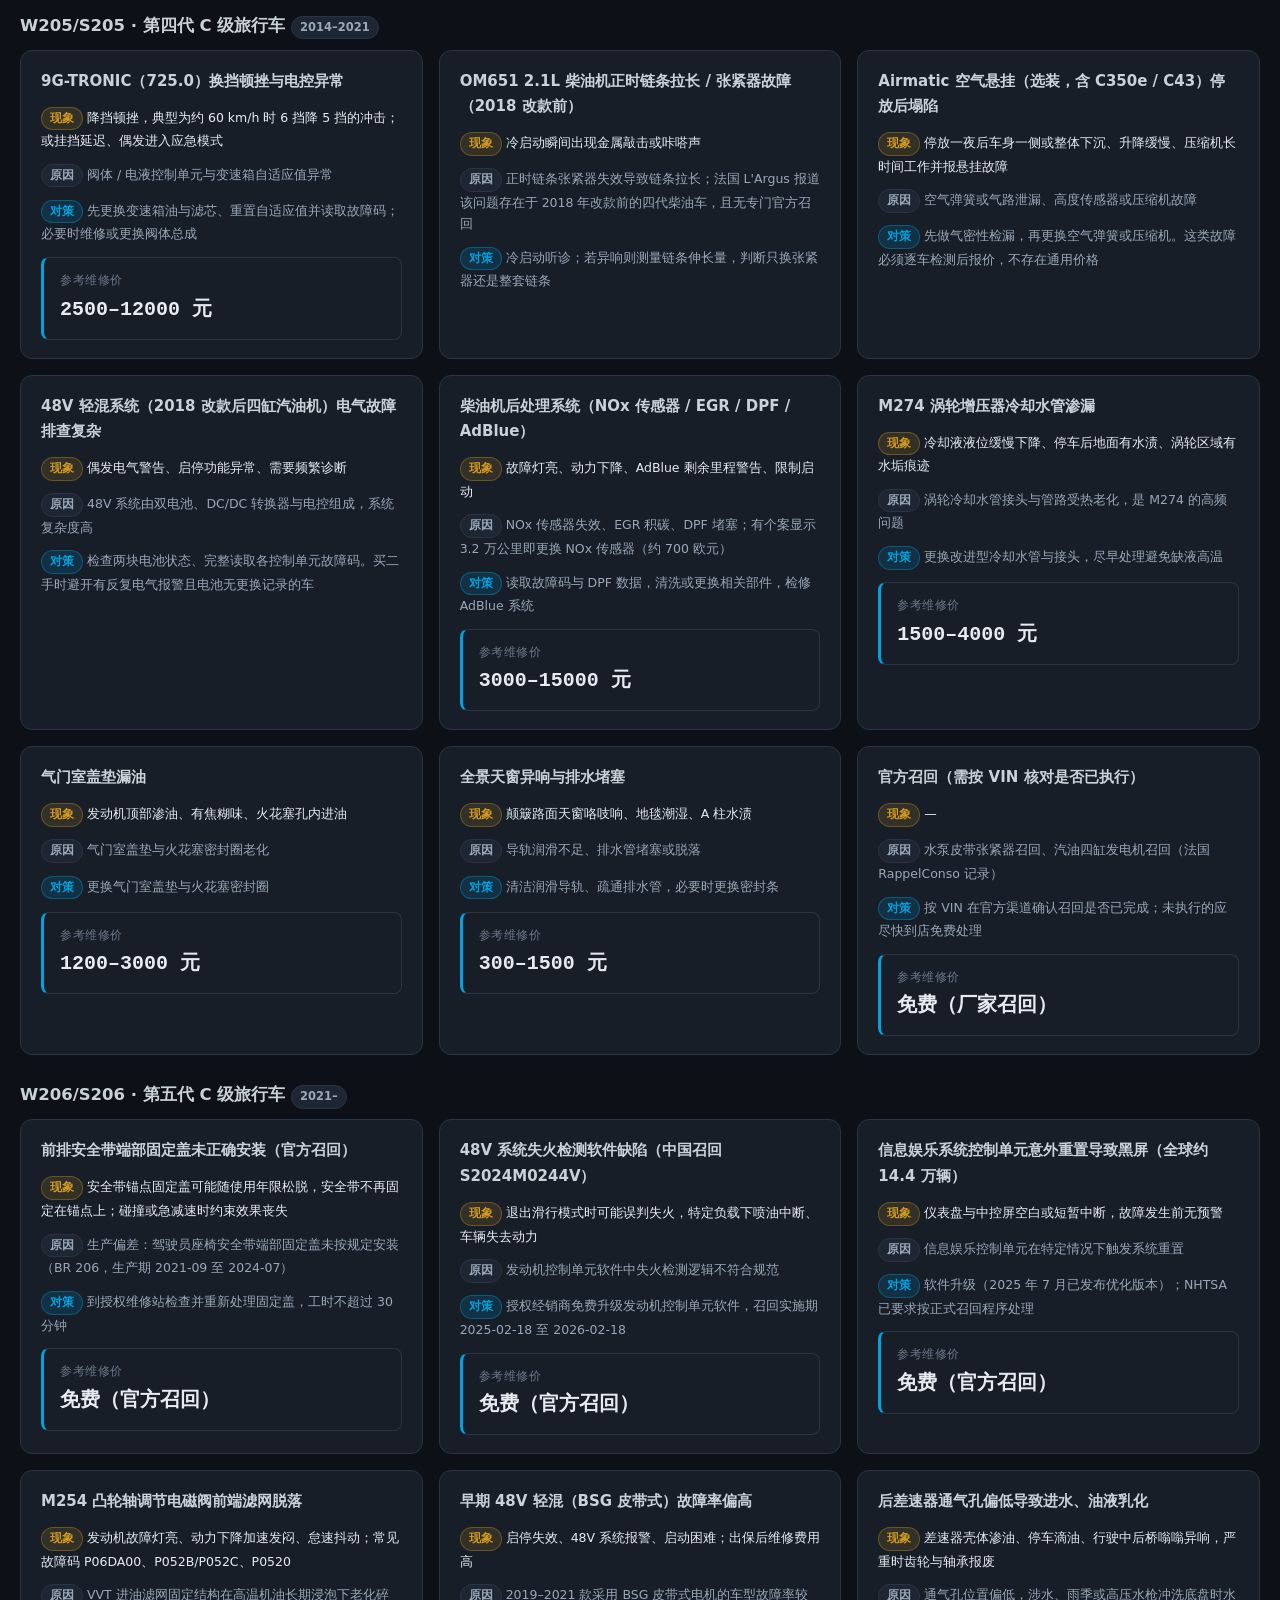
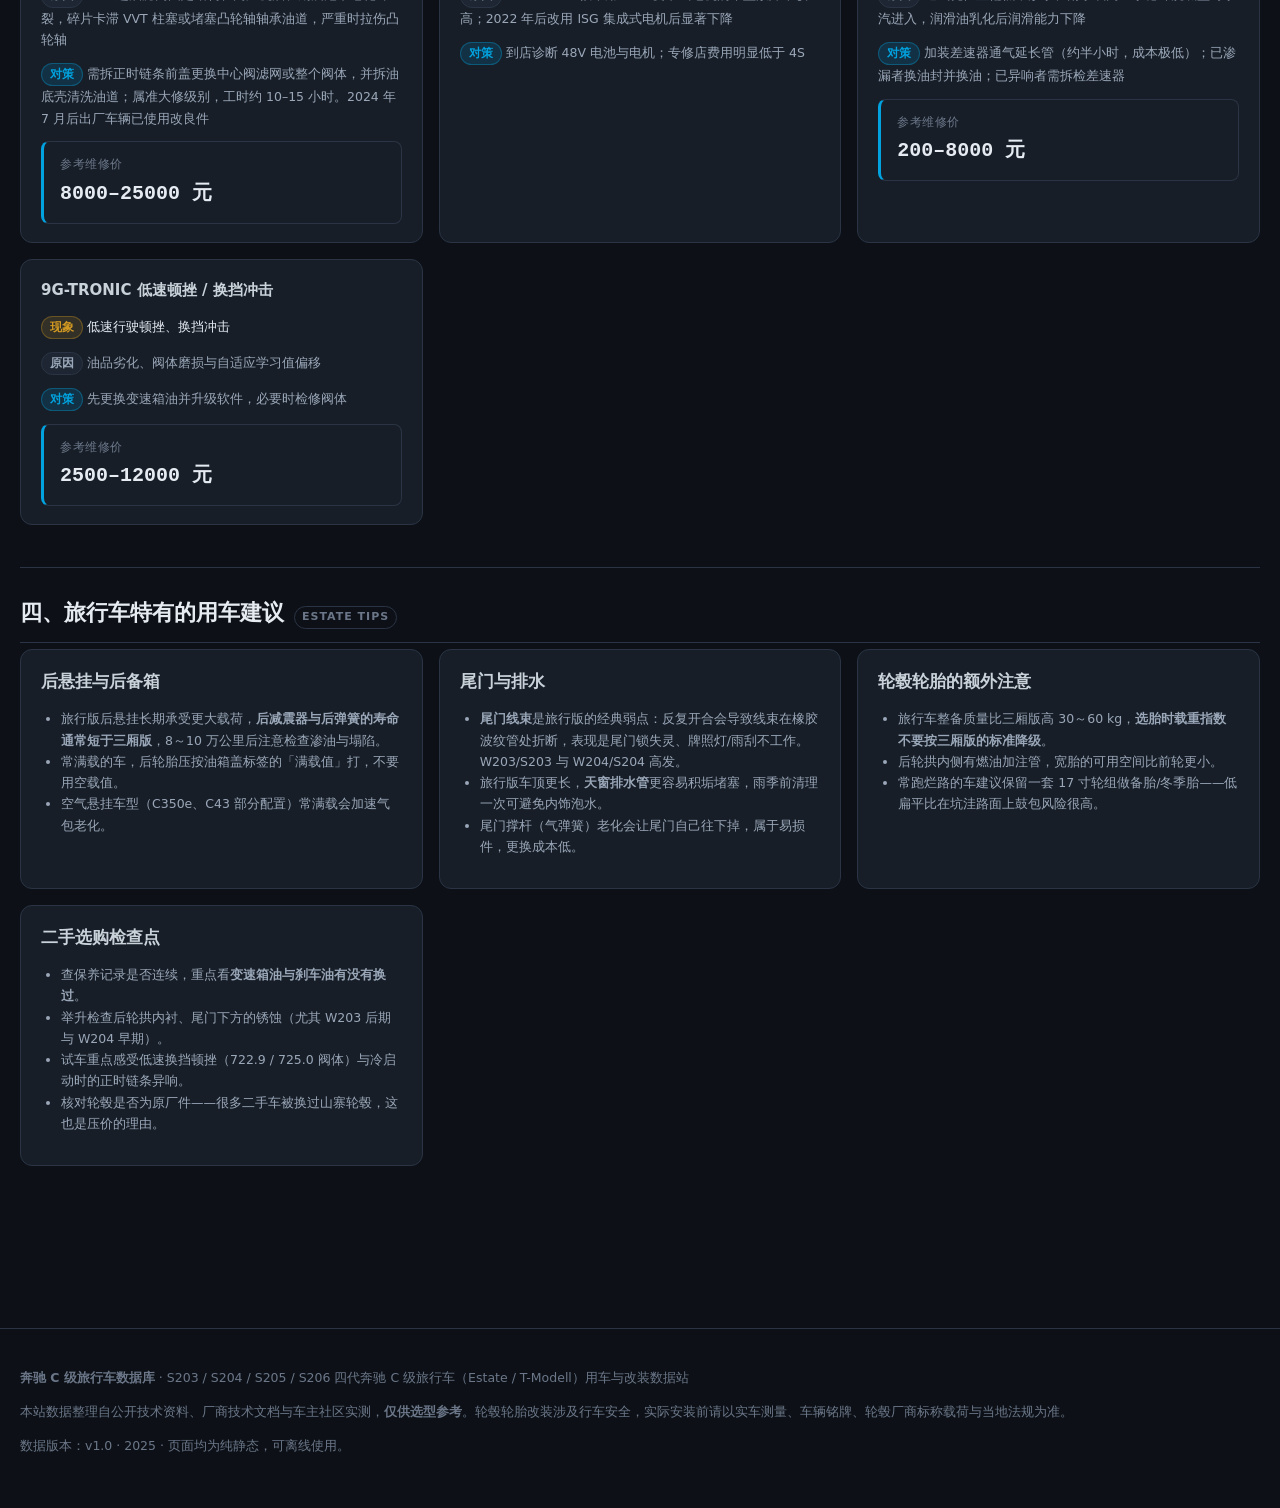
<file: guide.html>
<!DOCTYPE html>
<html lang="zh-CN" data-i18n-title="guide.docTitle">
<head>
<meta charset="UTF-8">
<meta name="viewport" content="width=device-width, initial-scale=1">
<title>用车指南与通病 · 奔驰 C 级旅行车数据库</title>
<meta name="description" content="奔驰 C 级旅行车 S203/S204/S205/S206 用车指南：保养周期与项目、机油规格 MB 229.x 认证、变速箱油、各代通病与故障处理参考价。" data-i18n-attr="content:guide.description">
<link rel="icon" href="favicon.svg" type="image/svg+xml">
<link rel="stylesheet" href="assets/css/style.css">
</head>
<body>

<header class="topbar" id="site-header"></header>

<main class="wrap">

  <div class="hero">
    <span class="eyebrow" data-i18n="guide.hero.eyebrow">Ownership Guide</span>
    <h1><span data-i18n="guide.hero.title">用车指南与</span><span class="accent" data-i18n="guide.hero.accent">通病速查</span></h1>
    <p data-i18n="guide.hero.desc">奔驰的保养体系是「按需保养」而非固定里程，但机油认证、变速箱油、刹车油这些关键项目有明确硬性要求。
       本页把保养节奏、油液规格与四代各自的常见故障整理成可直接对照的清单。</p>
  </div>

  <!-- ================= 保养体系 ================= -->
  <section>
    <h2 id="system"><span data-i18n="guide.s1.title">一、先搞懂奔驰的保养体系</span><span class="tag">Assyst</span></h2>
    <div class="grid cols-2">
      <div class="card">
        <h3 class="mt0" data-i18n="guide.s1.assyst.title">按需保养（Assyst / Assyst Plus）</h3>
        <p class="small muted" data-i18n-html="guide.s1.assyst.desc">奔驰不用固定里程表，而是由车载系统根据<strong>行驶里程、时间、冷启动次数、平均车速、
           机油品质传感器读数</strong>综合计算剩余保养里程。仪表会在到期前提示，通常落在
           <strong>1 年或 1.5 万～2.5 万公里</strong>之间（先到者为准）。</p>
        <div class="note" data-i18n-html="guide.s1.assyst.note">
          <strong>实操结论：</strong>国内拥堵路况下，系统提示往往在 1 年 / 1 万公里左右就出现，
          这比欧洲的理想工况保守得多。建议<strong>以 1 年或 1 万公里为上限</strong>，
          用全合成机油（MB 229.5 / 229.52），不要为了省一次保养拖到 2 万公里。
        </div>
      </div>
      <div class="card">
        <h3 class="mt0" data-i18n="guide.s1.ab.title">保养分 A / B 两类</h3>
        <div class="table-scroll">
          <table style="min-width:auto">
            <thead><tr>
              <th data-i18n="guide.s1.ab.th.type">类型</th>
              <th data-i18n="guide.s1.ab.th.content">内容</th>
              <th data-i18n="guide.s1.ab.th.interval">周期</th>
            </tr></thead>
            <tbody>
              <tr>
                <td data-i18n-html="guide.s1.ab.a"><strong>A 保</strong>（小保养）</td>
                <td data-i18n="guide.s1.ab.aContent">机油 + 机油滤芯 + 全车检查（制动、轮胎、灯光、液位）</td>
                <td data-i18n="guide.s1.ab.aInterval">约 1 年 / 1–1.5 万 km</td>
              </tr>
              <tr>
                <td data-i18n-html="guide.s1.ab.b"><strong>B 保</strong>（大保养）</td>
                <td data-i18n="guide.s1.ab.bContent">A 保全部 + 空调滤芯 + 空气滤芯 + 刹车油检查 + 天窗/排水检查</td>
                <td data-i18n="guide.s1.ab.bInterval">约 2 年 / 2–3 万 km</td>
              </tr>
              <tr>
                <td data-i18n="guide.s1.ab.extra">额外项目</td>
                <td data-i18n="guide.s1.ab.extraContent">火花塞、变速箱油、燃油滤、冷却液、刹车片/盘</td>
                <td data-i18n="guide.s1.ab.extraInterval">按里程或状态（见下表）</td>
              </tr>
            </tbody>
          </table>
        </div>
        <p class="small muted mt16 mb0" data-i18n="guide.s1.ab.note">A/B 交替进行，所以实际上每两年会经历一次「大保养」。</p>
      </div>
    </div>

    <h3 data-i18n="guide.s1.intervalTitle">关键保养项目周期总表</h3>
    <div id="interval-table"></div>
    <div class="note warn mt16" data-i18n-html="guide.s1.warn">
      <strong>最容易拖出问题的两项：</strong>
      ① <strong>变速箱油</strong>——奔驰官方标称「终身免维护」，但实际经验是 6～8 万公里换油能显著延长
      722.6 / 722.9 / 725.0 的寿命，尤其是拥堵路况多的车。
      <strong>注意 722.9 分两个阶段</strong>：2010-06 之前用 <span class="mono">MB 236.14</span>，
      之后的 7G-TRONIC PLUS 用 <span class="mono">MB 236.15</span>；
      9G（725.0）用 <span class="mono">MB 236.17</span>，「722.9 一律用 236.15」是常见错误说法。
      ② <strong>刹车油</strong>——吸水后沸点下降，两年一换是硬性建议，成本很低但直接关系安全。
      详细价格与替代品牌见<a href="parts.html#atf">配件与机油</a>页。
    </div>
  </section>

  <hr class="soft">

  <!-- ================= 机油规格 ================= -->
  <section>
    <h2 id="oil"><span data-i18n="guide.s2.title">二、机油认证体系</span><span class="tag">MB 229.x</span></h2>
    <p class="lead" data-i18n="guide.s2.lead">奔驰的机油认证编号（MB 229.x）比 API / ACEA 严格得多，选油第一件事是看瓶身上有没有对应认证，
       而不是看「全合成」三个字。</p>
    <div id="mb-spec-table"></div>

    <h3 data-i18n="guide.s2.engineOilTitle">各发动机的用油要求</h3>
    <div id="engine-oil-table"></div>
    <div class="note mt16" data-i18n-html="guide.s2.note">
      <strong>选油三步走：</strong>
      ① 查你的发动机代号（见<a href="specs.html#engine">车身数据</a>页）；
      ② 对照上表确认认证编号与粘度；
      ③ 确认容量，买够（多数 2.0T 需 5.5～6.5 L，即一桶 4L + 一桶 1L，或直接买 5L 装 + 补充装）。
      <strong>带 GPF/DPF 的车型必须用低灰分（Low SAPS）机油</strong>，否则灰分会堵塞颗粒捕集器。
    </div>
  </section>

  <hr class="soft">

  <!-- ================= 通病 ================= -->
  <section>
    <h2 id="issues"><span data-i18n="guide.s3.title">三、各代通病速查</span><span class="tag">Known Issues</span></h2>
    <p class="lead" data-i18n-html="guide.s3.lead">按代际汇总车主反馈中最常见的故障。<strong>维修价格为经验参考区间，不是报价</strong>——
       随地区、车型与修理厂差异很大；显示为「—」的条目是我们没有找到可靠价格来源的，宁可留空也不编。</p>
    <div class="toolbar">
      <span class="chip active" data-issue="all" data-i18n="guide.s3.chip.all">全部代际</span>
      <span class="chip" data-issue="W203/S203">S203</span>
      <span class="chip" data-issue="W204/S204">S204</span>
      <span class="chip" data-issue="W205/S205">S205</span>
      <span class="chip" data-issue="W206/S206">S206</span>
    </div>
    <div id="issue-list"></div>
  </section>

  <hr class="soft">

  <!-- ================= 日常建议 ================= -->
  <section>
    <h2 id="daily"><span data-i18n="guide.s4.title">四、旅行车特有的用车建议</span><span class="tag">Estate Tips</span></h2>
    <div class="grid cols-2">
      <div class="card">
        <h3 class="mt0" data-i18n="guide.s4.rear.title">后悬挂与后备箱</h3>
        <ul class="small muted" style="padding-left:20px">
          <li data-i18n-html="guide.s4.rear.li1">旅行版后悬挂长期承受更大载荷，<strong>后减震器与后弹簧的寿命通常短于三厢版</strong>，8～10 万公里后注意检查渗油与塌陷。</li>
          <li data-i18n="guide.s4.rear.li2">常满载的车，后轮胎压按油箱盖标签的「满载值」打，不要用空载值。</li>
          <li data-i18n="guide.s4.rear.li3">空气悬挂车型（C350e、C43 部分配置）常满载会加速气包老化。</li>
        </ul>
      </div>
      <div class="card">
        <h3 class="mt0" data-i18n="guide.s4.tail.title">尾门与排水</h3>
        <ul class="small muted" style="padding-left:20px">
          <li data-i18n-html="guide.s4.tail.li1"><strong>尾门线束</strong>是旅行版的经典弱点：反复开合会导致线束在橡胶波纹管处折断，
              表现是尾门锁失灵、牌照灯/雨刮不工作。W203/S203 与 W204/S204 高发。</li>
          <li data-i18n-html="guide.s4.tail.li2">旅行版车顶更长，<strong>天窗排水管</strong>更容易积垢堵塞，雨季前清理一次可避免内饰泡水。</li>
          <li data-i18n="guide.s4.tail.li3">尾门撑杆（气弹簧）老化会让尾门自己往下掉，属于易损件，更换成本低。</li>
        </ul>
      </div>
      <div class="card">
        <h3 class="mt0" data-i18n="guide.s4.wheel.title">轮毂轮胎的额外注意</h3>
        <ul class="small muted" style="padding-left:20px">
          <li data-i18n-html="guide.s4.wheel.li1">旅行车整备质量比三厢版高 30～60 kg，<strong>选胎时载重指数不要按三厢版的标准降级</strong>。</li>
          <li data-i18n="guide.s4.wheel.li2">后轮拱内侧有燃油加注管，宽胎的可用空间比前轮更小。</li>
          <li data-i18n="guide.s4.wheel.li3">常跑烂路的车建议保留一套 17 寸轮组做备胎/冬季胎——低扁平比在坑洼路面上鼓包风险很高。</li>
        </ul>
      </div>
      <div class="card">
        <h3 class="mt0" data-i18n="guide.s4.used.title">二手选购检查点</h3>
        <ul class="small muted" style="padding-left:20px">
          <li data-i18n-html="guide.s4.used.li1">查保养记录是否连续，重点看<strong>变速箱油与刹车油有没有换过</strong>。</li>
          <li data-i18n="guide.s4.used.li2">举升检查后轮拱内衬、尾门下方的锈蚀（尤其 W203 后期与 W204 早期）。</li>
          <li data-i18n="guide.s4.used.li3">试车重点感受低速换挡顿挫（722.9 / 725.0 阀体）与冷启动时的正时链条异响。</li>
          <li data-i18n="guide.s4.used.li4">核对轮毂是否为原厂件——很多二手车被换过山寨轮毂，这也是压价的理由。</li>
        </ul>
      </div>
    </div>
  </section>

</main>

<footer class="footer" id="site-footer"></footer>

<script src="lang/zh.js"></script>
<script src="lang/en.js"></script>
<script src="assets/js/i18n.js"></script>
<script src="data/c-class-data.js"></script>
<script src="data/i18n-en-c-class.js"></script>
<script src="data/i18n-en-controls.js"></script>
<script src="data/i18n-en-brands.js"></script>
<script src="assets/js/data-i18n.js"></script>
<script src="assets/js/app.js"></script>
<script src="assets/js/guide.js"></script>
</body>
</html>
</file>
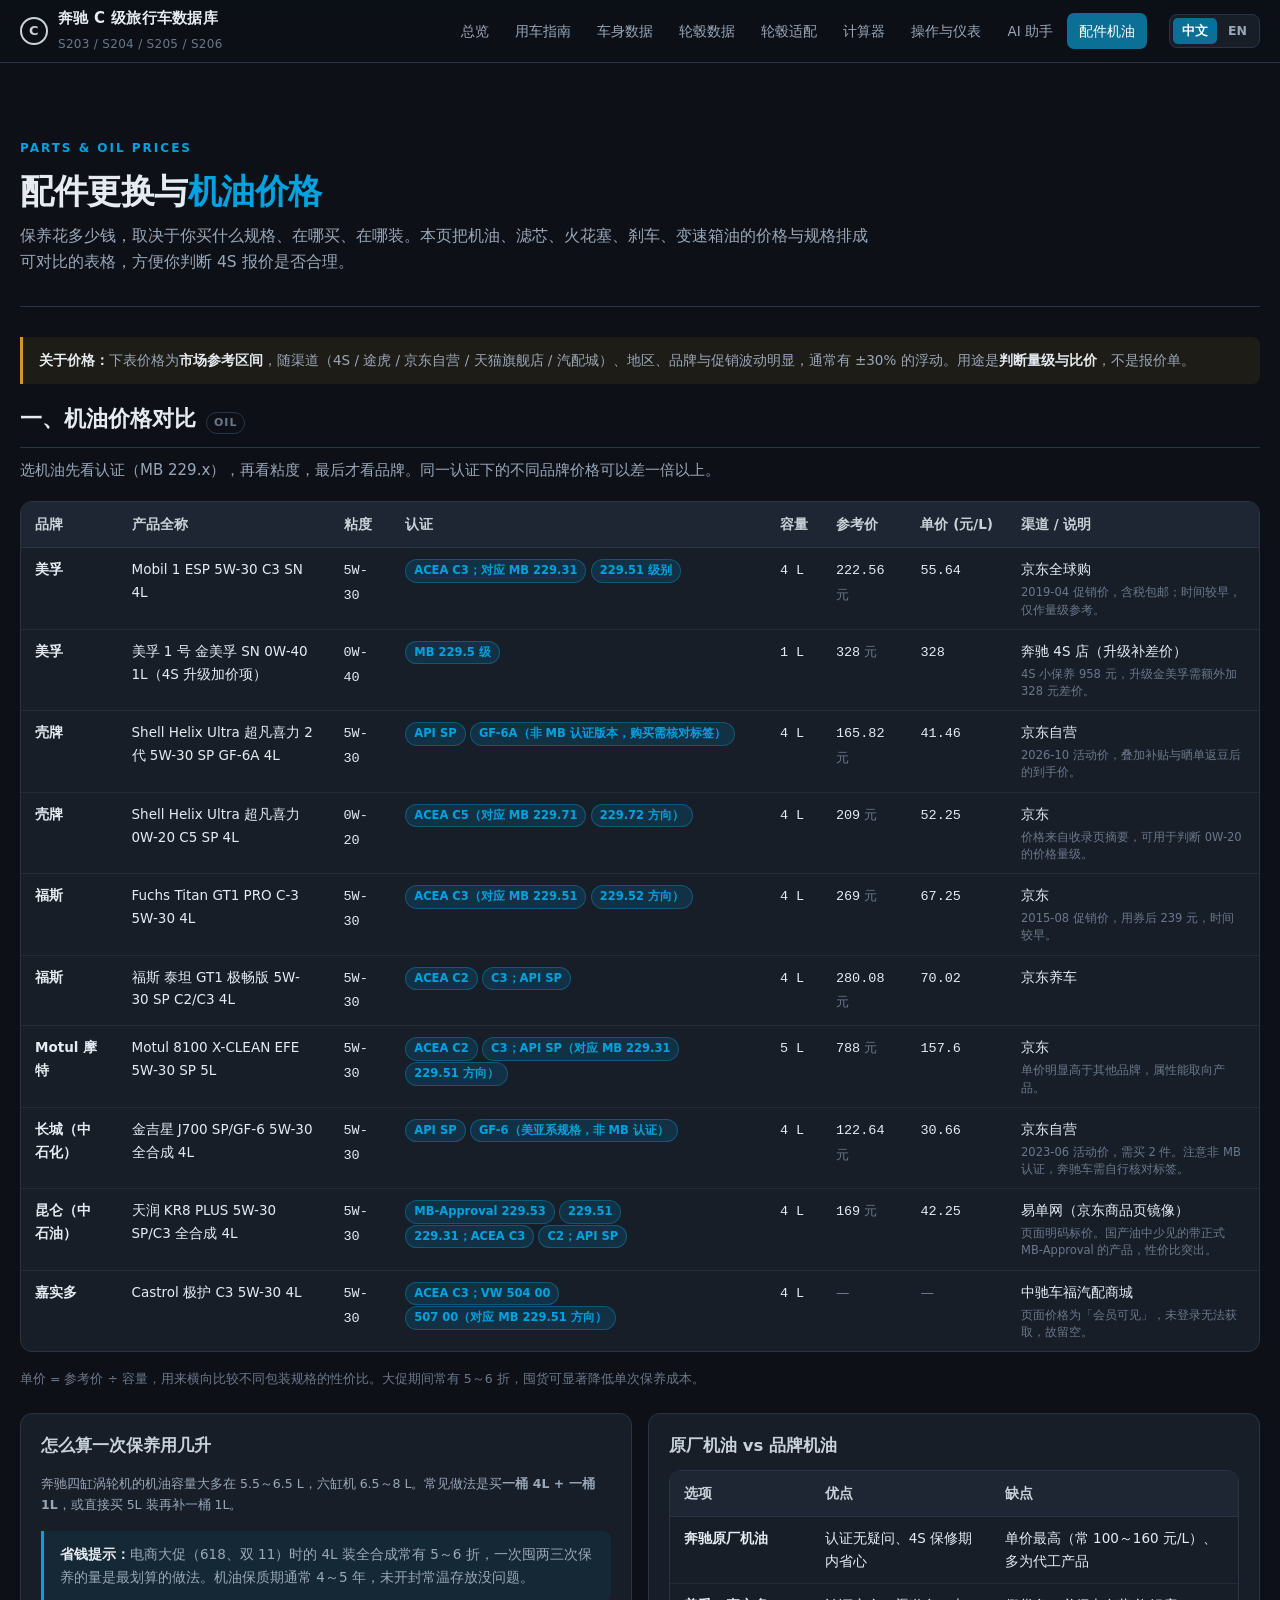
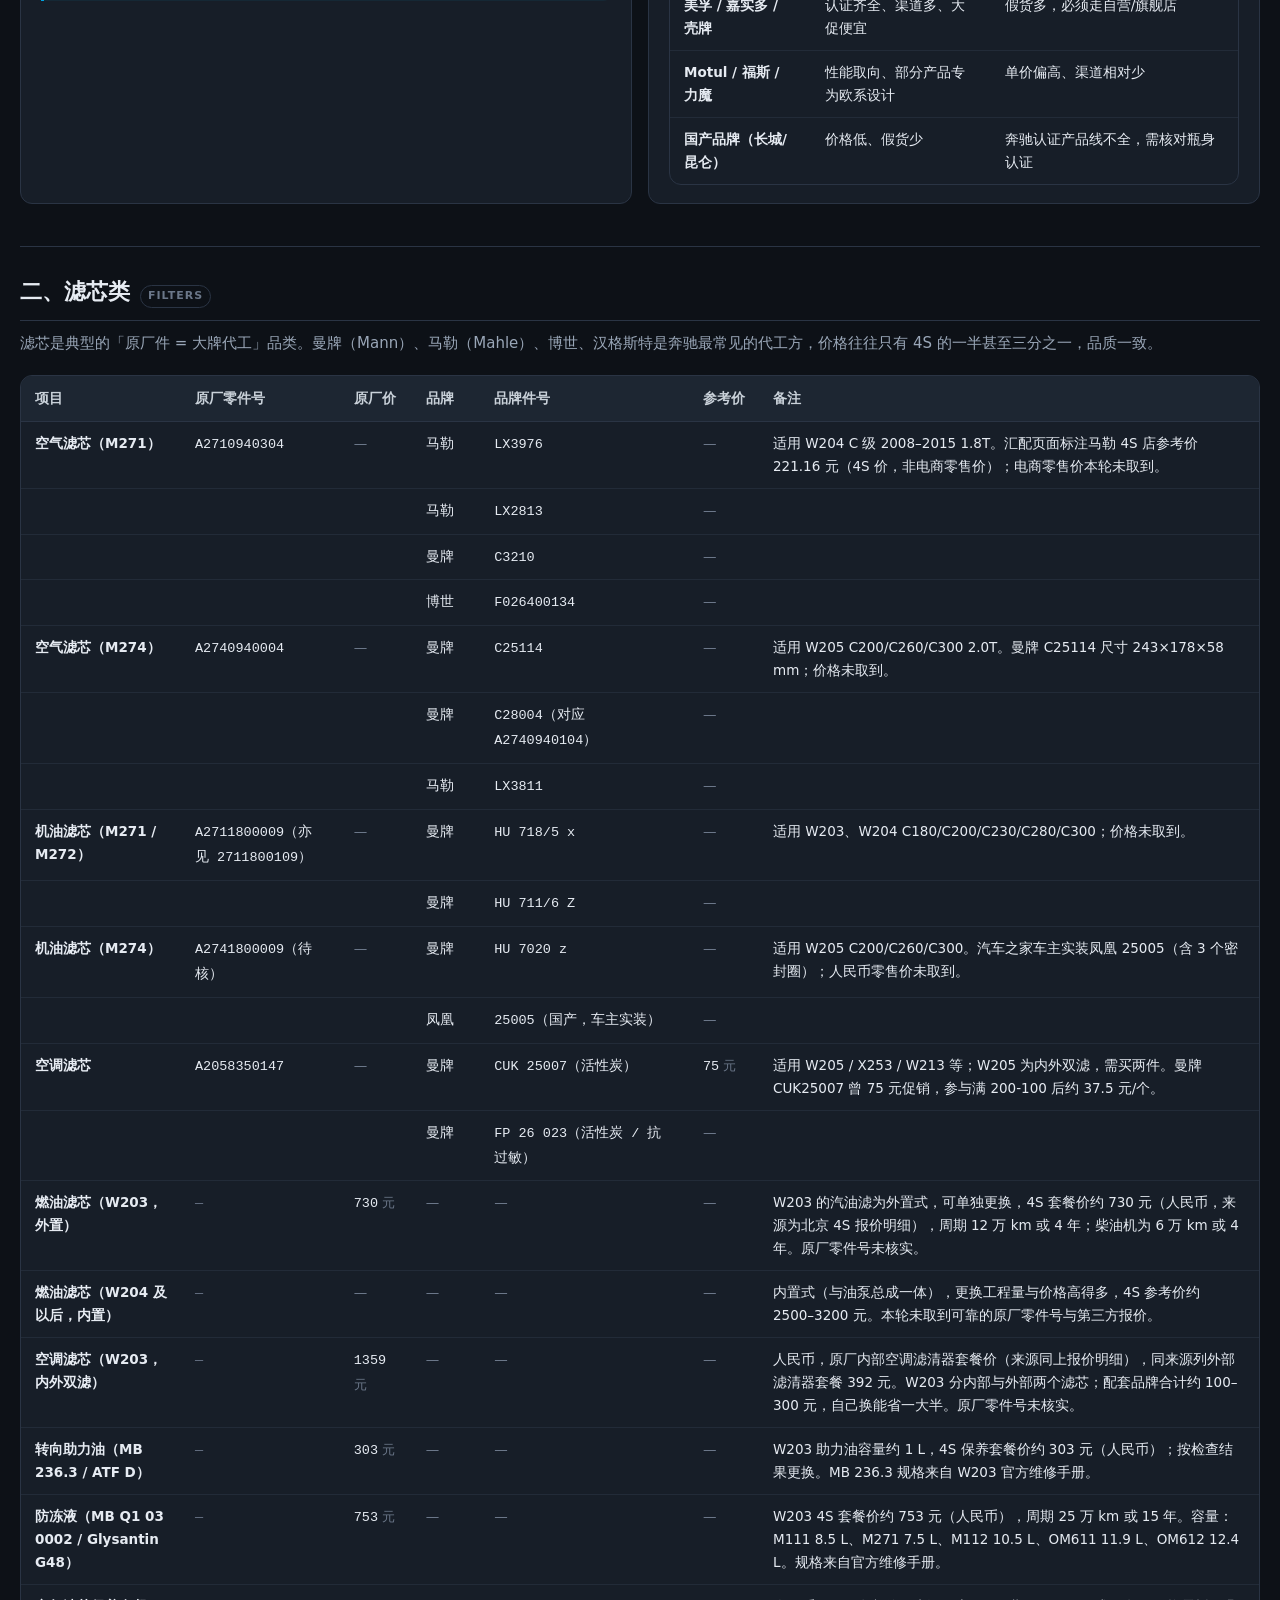
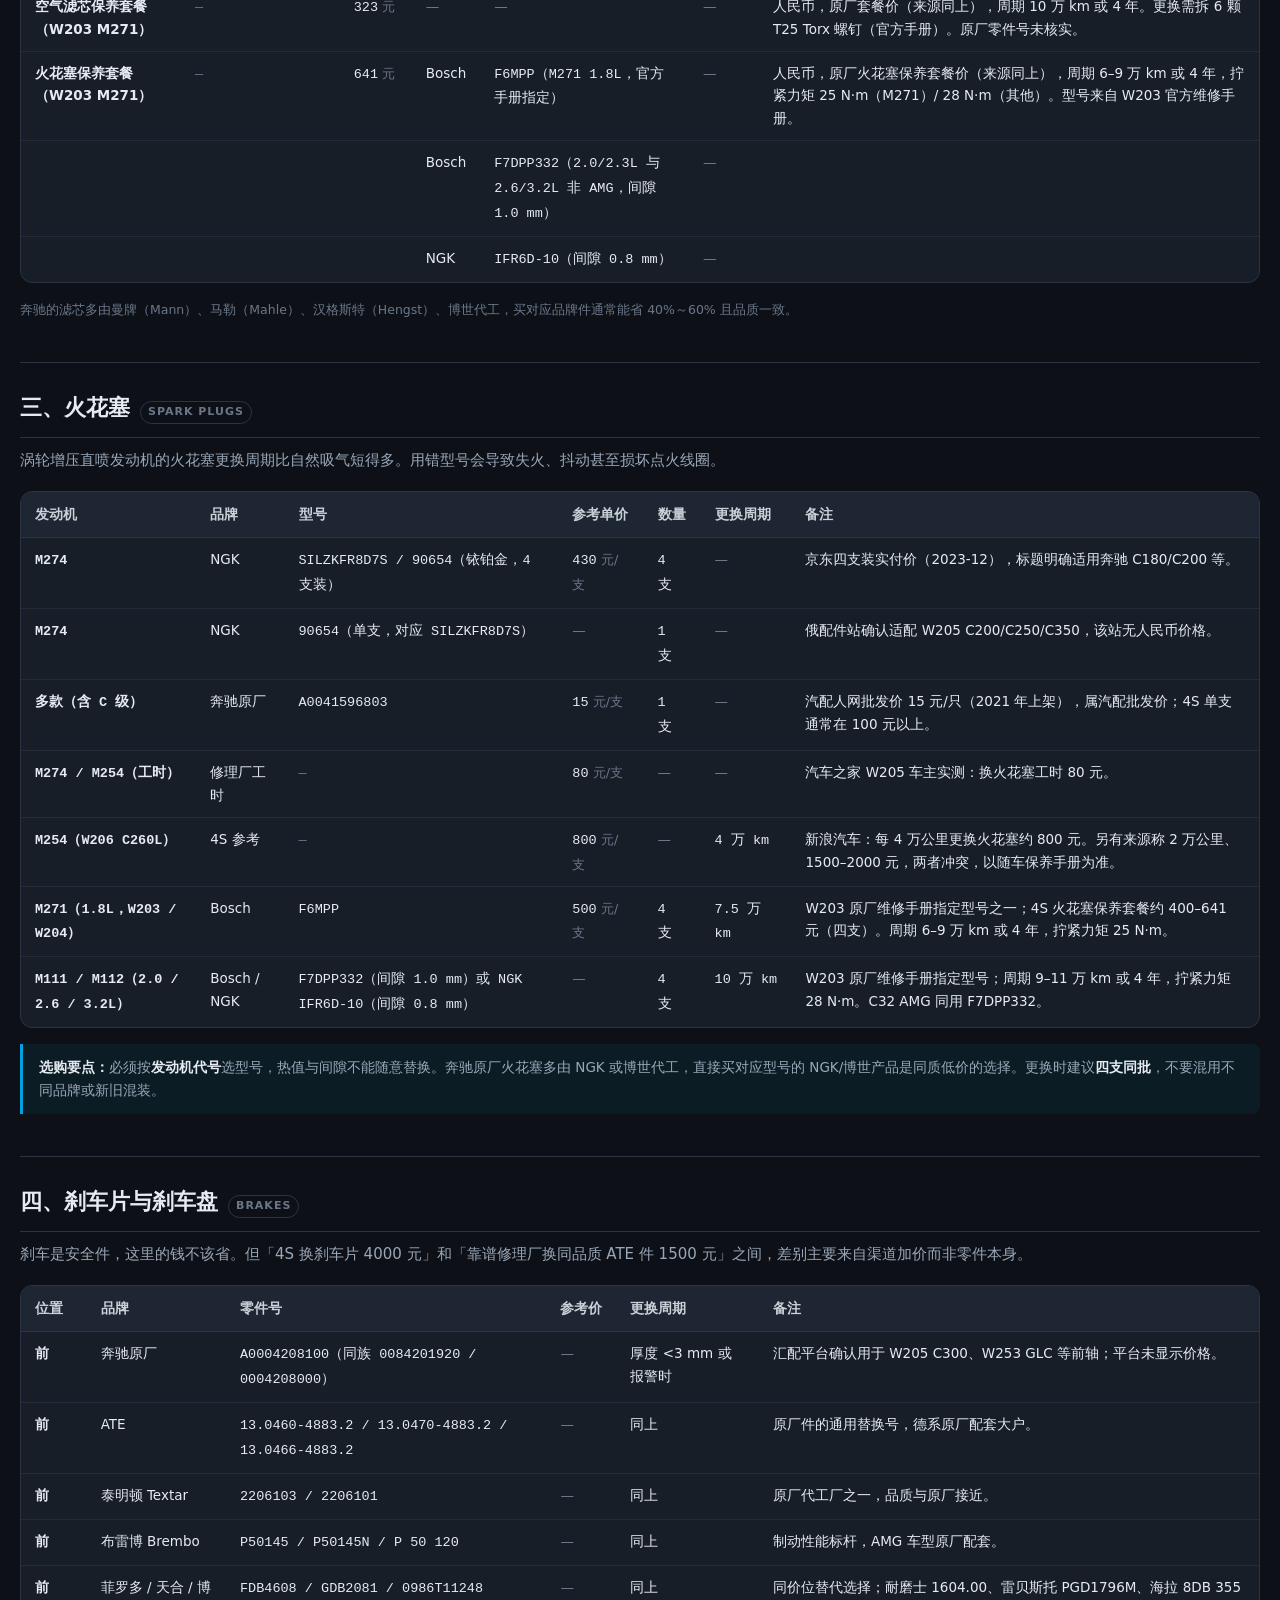
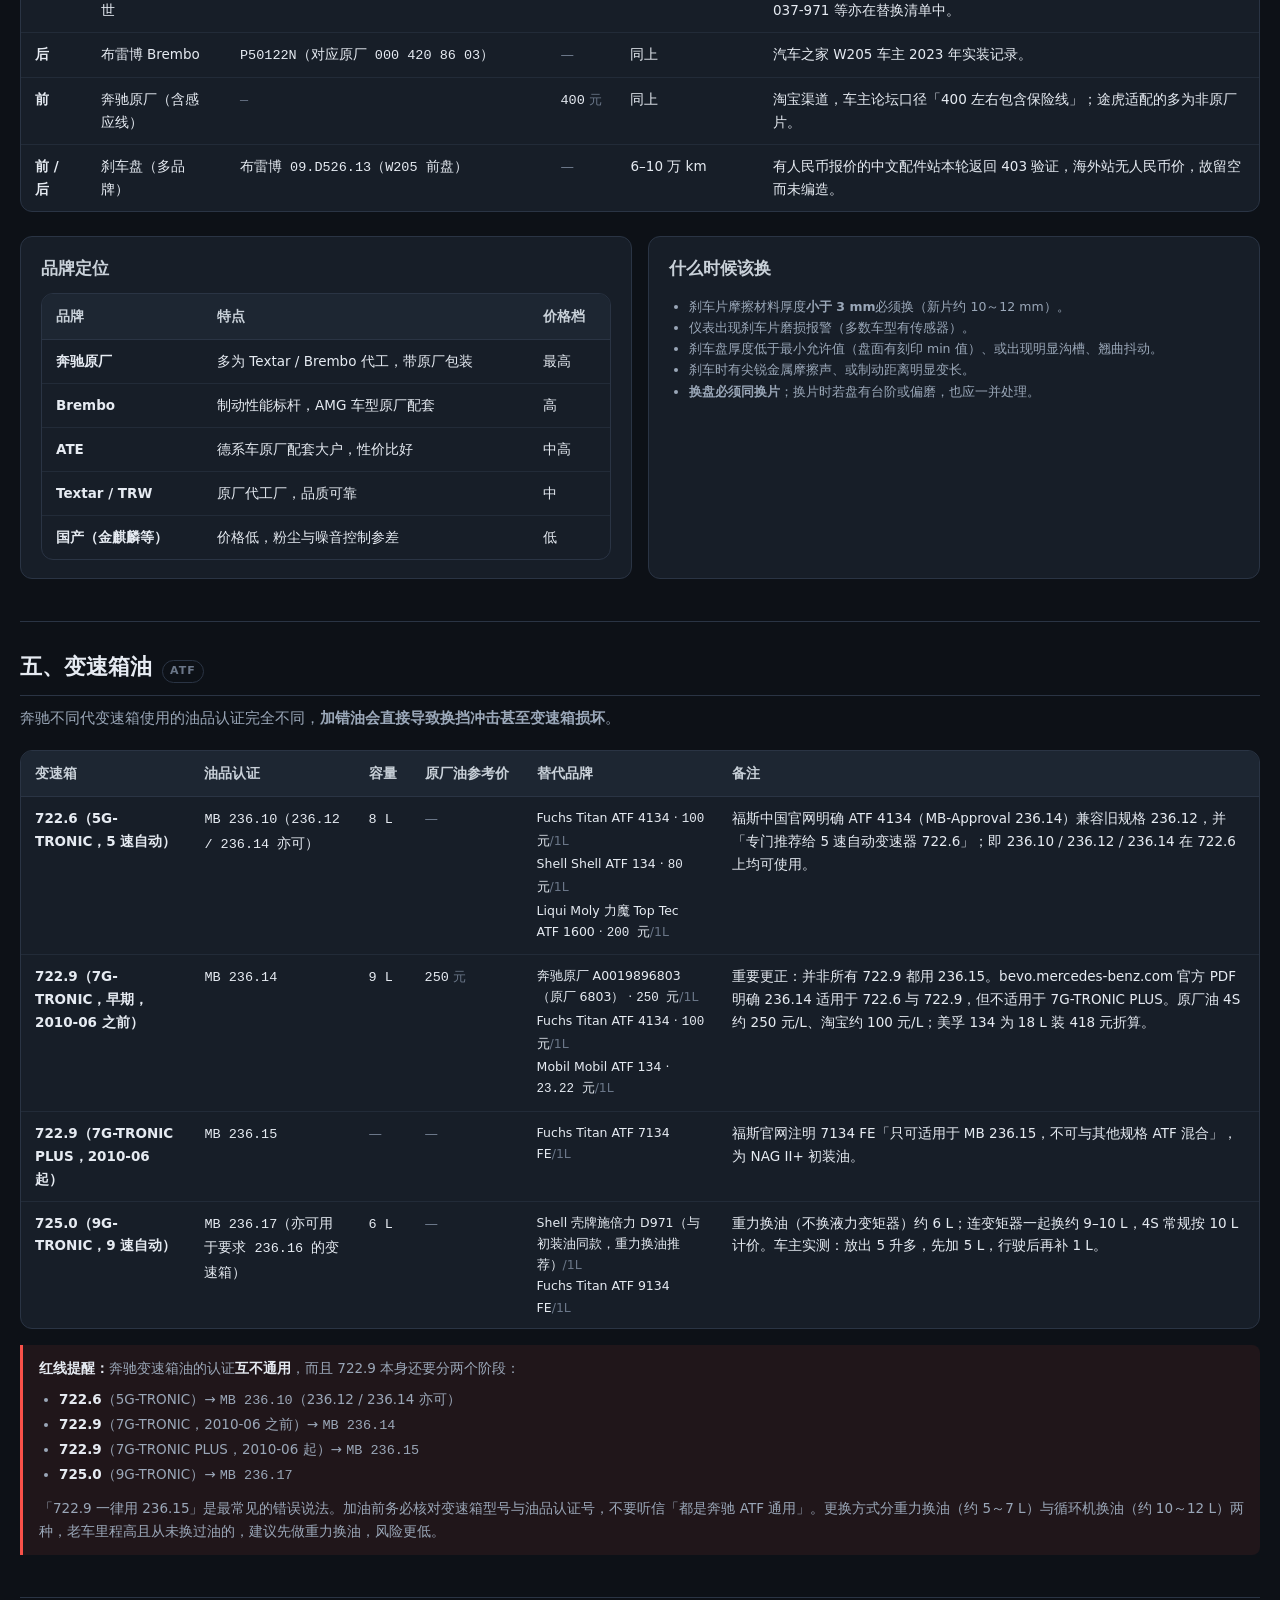
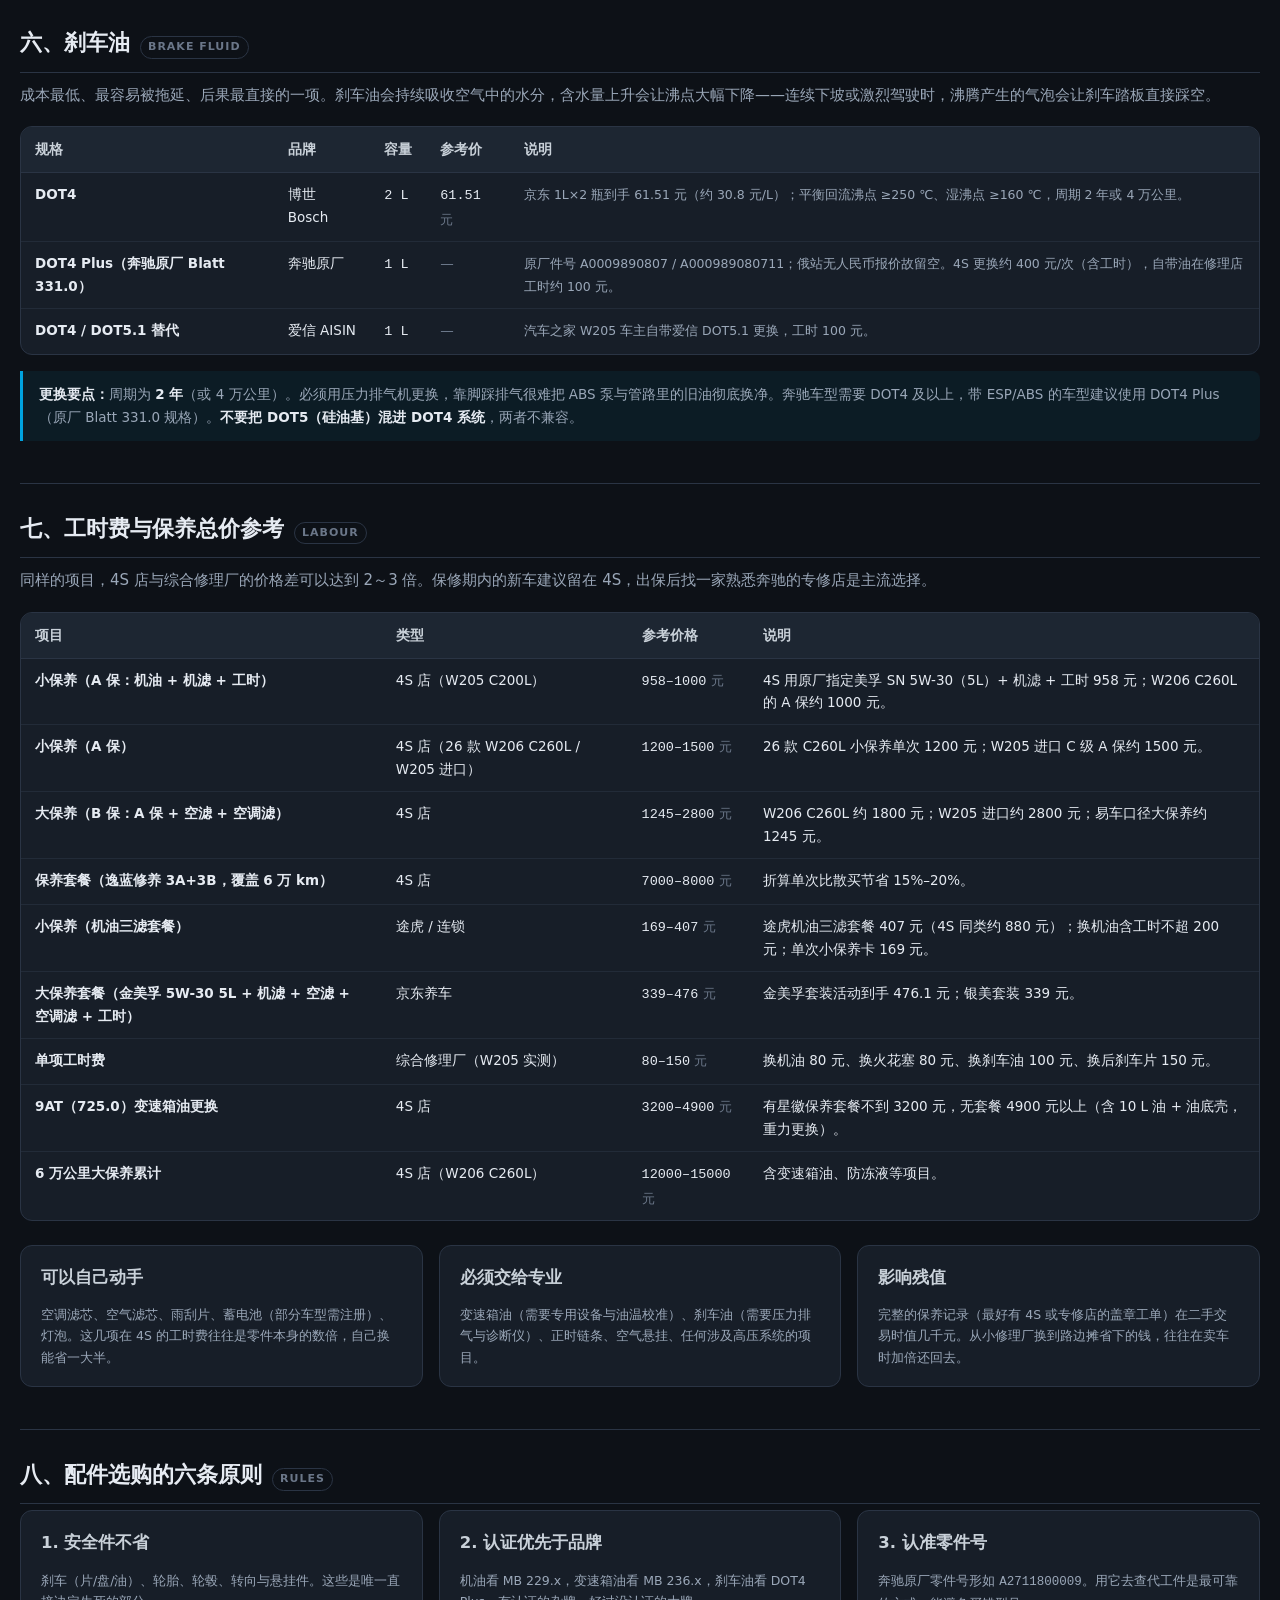
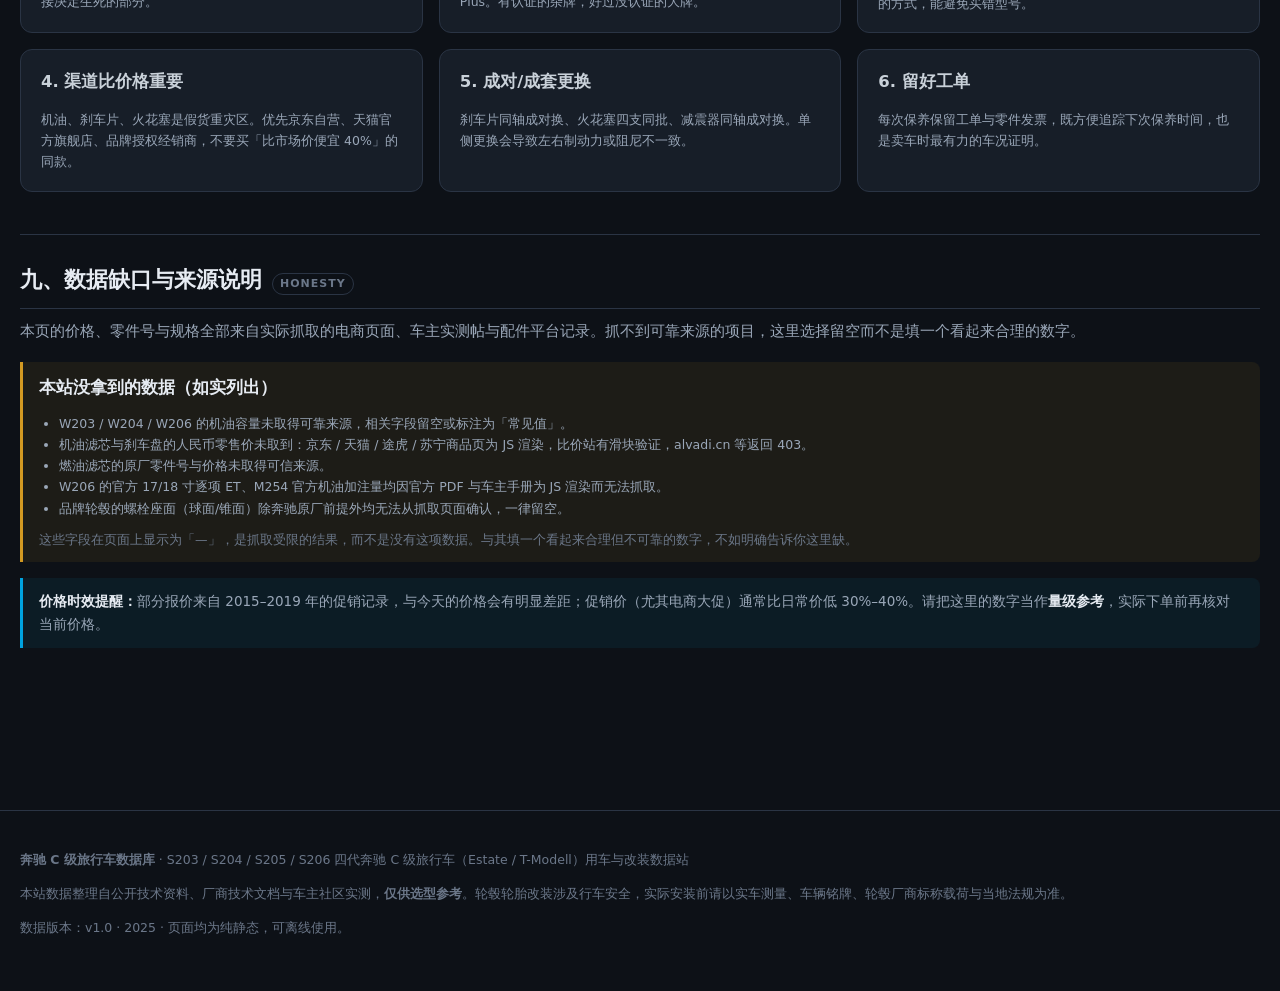
<file: parts.html>
<!DOCTYPE html>
<html lang="zh-CN" data-i18n-title="pg.parts.docTitle">
<head>
<meta charset="UTF-8">
<meta name="viewport" content="width=device-width, initial-scale=1">
<title>配件更换与机油价格 · 奔驰 C 级旅行车数据库</title>
<meta name="description" content="奔驰 C 级旅行车配件更换指南与价格：机油品牌规格价格对比（MB 229.5/229.51/229.52）、滤芯、火花塞、刹车片盘、变速箱油、刹车油，以及 4S 与修理厂工时费参考。" data-i18n-attr="content:pg.parts.description">
<link rel="icon" href="favicon.svg" type="image/svg+xml">
<link rel="stylesheet" href="assets/css/style.css">
</head>
<body>

<header class="topbar" id="site-header"></header>

<main class="wrap">

  <div class="hero">
    <span class="eyebrow" data-i18n="pg.parts.hero.eyebrow">Parts &amp; Oil Prices</span>
    <h1 data-i18n-html="pg.parts.hero.title">配件更换与<span class="accent">机油价格</span></h1>
    <p data-i18n="pg.parts.hero.desc">保养花多少钱，取决于你买什么规格、在哪买、在哪装。本页把机油、滤芯、火花塞、刹车、变速箱油的价格与规格
       排成可对比的表格，方便你判断 4S 报价是否合理。</p>
  </div>

  <div class="note warn" data-i18n-html="pg.parts.priceNote">
    <strong>关于价格：</strong>下表价格为<strong>市场参考区间</strong>，随渠道（4S / 途虎 / 京东自营 / 天猫旗舰店 / 汽配城）、
     地区、品牌与促销波动明显，通常有 ±30% 的浮动。用途是<strong>判断量级与比价</strong>，不是报价单。
  </div>

  <!-- ================= 机油 ================= -->
  <section>
    <h2 id="oil" data-i18n-html="pg.parts.s1.title">一、机油价格对比<span class="tag">Oil</span></h2>
    <p class="lead" data-i18n="pg.parts.s1.lead">选机油先看认证（MB 229.x），再看粘度，最后才看品牌。同一认证下的不同品牌价格可以差一倍以上。</p>
    <div id="oil-table"></div>

    <div class="grid cols-2 mt24">
      <div class="card">
        <h3 class="mt0" data-i18n="pg.parts.s1.card1.title">怎么算一次保养用几升</h3>
        <p class="small muted" data-i18n-html="pg.parts.s1.card1.desc">奔驰四缸涡轮机的机油容量大多在 5.5～6.5 L，六缸机 6.5～8 L。
           常见做法是买<strong>一桶 4L + 一桶 1L</strong>，或直接买 5L 装再补一桶 1L。</p>
        <div class="note" data-i18n-html="pg.parts.s1.card1.note">
          <strong>省钱提示：</strong>电商大促（618、双 11）时的 4L 装全合成常有 5～6 折，
          一次囤两三次保养的量是最划算的做法。机油保质期通常 4～5 年，未开封常温存放没问题。
        </div>
      </div>
      <div class="card">
        <h3 class="mt0" data-i18n="pg.parts.s1.card2.title">原厂机油 vs 品牌机油</h3>
        <div class="table-scroll">
          <table style="min-width:auto">
            <thead><tr><th data-i18n="pg.parts.s1.th.option">选项</th><th data-i18n="pg.parts.s1.th.pro">优点</th><th data-i18n="pg.parts.s1.th.con">缺点</th></tr></thead>
            <tbody>
              <tr><td data-i18n-html="pg.parts.s1.row1.option"><strong>奔驰原厂机油</strong></td><td data-i18n="pg.parts.s1.row1.pro">认证无疑问、4S 保修期内省心</td><td data-i18n="pg.parts.s1.row1.con">单价最高（常 100～160 元/L）、多为代工产品</td></tr>
              <tr><td data-i18n-html="pg.parts.s1.row2.option"><strong>美孚 / 嘉实多 / 壳牌</strong></td><td data-i18n="pg.parts.s1.row2.pro">认证齐全、渠道多、大促便宜</td><td data-i18n="pg.parts.s1.row2.con">假货多，必须走自营/旗舰店</td></tr>
              <tr><td data-i18n-html="pg.parts.s1.row3.option"><strong>Motul / 福斯 / 力魔</strong></td><td data-i18n="pg.parts.s1.row3.pro">性能取向、部分产品专为欧系设计</td><td data-i18n="pg.parts.s1.row3.con">单价偏高、渠道相对少</td></tr>
              <tr><td data-i18n-html="pg.parts.s1.row4.option"><strong>国产品牌（长城/昆仑）</strong></td><td data-i18n="pg.parts.s1.row4.pro">价格低、假货少</td><td data-i18n="pg.parts.s1.row4.con">奔驰认证产品线不全，需核对瓶身认证</td></tr>
            </tbody>
          </table>
        </div>
      </div>
    </div>
  </section>

  <hr class="soft">

  <!-- ================= 滤芯 ================= -->
  <section>
    <h2 id="filters" data-i18n-html="pg.parts.s2.title">二、滤芯类<span class="tag">Filters</span></h2>
    <p class="lead" data-i18n="pg.parts.s2.lead">滤芯是典型的「原厂件 = 大牌代工」品类。曼牌（Mann）、马勒（Mahle）、博世、汉格斯特是奔驰最常见的代工方，
       价格往往只有 4S 的一半甚至三分之一，品质一致。</p>
    <div id="filter-table"></div>
  </section>

  <hr class="soft">

  <!-- ================= 火花塞 ================= -->
  <section>
    <h2 id="spark" data-i18n-html="pg.parts.s3.title">三、火花塞<span class="tag">Spark Plugs</span></h2>
    <p class="lead" data-i18n="pg.parts.s3.lead">涡轮增压直喷发动机的火花塞更换周期比自然吸气短得多。用错型号会导致失火、抖动甚至损坏点火线圈。</p>
    <div id="spark-table"></div>
    <div class="note mt16" data-i18n-html="pg.parts.s3.note">
      <strong>选购要点：</strong>必须按<strong>发动机代号</strong>选型号，热值与间隙不能随意替换。
      奔驰原厂火花塞多由 NGK 或博世代工，直接买对应型号的 NGK/博世产品是同质低价的选择。
      更换时建议<strong>四支同批</strong>，不要混用不同品牌或新旧混装。
    </div>
  </section>

  <hr class="soft">

  <!-- ================= 刹车 ================= -->
  <section>
    <h2 id="brake" data-i18n-html="pg.parts.s4.title">四、刹车片与刹车盘<span class="tag">Brakes</span></h2>
    <p class="lead" data-i18n="pg.parts.s4.lead">刹车是安全件，这里的钱不该省。但「4S 换刹车片 4000 元」和「靠谱修理厂换同品质 ATE 件 1500 元」之间，
       差别主要来自渠道加价而非零件本身。</p>
    <div id="brake-table"></div>
    <div class="grid cols-2 mt24">
      <div class="card">
        <h3 class="mt0" data-i18n="pg.parts.s4.card1.title">品牌定位</h3>
        <div class="table-scroll">
          <table style="min-width:auto">
            <thead><tr><th data-i18n="pg.parts.s4.th.brand">品牌</th><th data-i18n="pg.parts.s4.th.feature">特点</th><th data-i18n="pg.parts.s4.th.tier">价格档</th></tr></thead>
            <tbody>
              <tr><td data-i18n-html="pg.parts.s4.row1.brand"><strong>奔驰原厂</strong></td><td data-i18n="pg.parts.s4.row1.feature">多为 Textar / Brembo 代工，带原厂包装</td><td data-i18n="pg.parts.s4.row1.tier">最高</td></tr>
              <tr><td data-i18n-html="pg.parts.s4.row2.brand"><strong>Brembo</strong></td><td data-i18n="pg.parts.s4.row2.feature">制动性能标杆，AMG 车型原厂配套</td><td data-i18n="pg.parts.s4.row2.tier">高</td></tr>
              <tr><td data-i18n-html="pg.parts.s4.row3.brand"><strong>ATE</strong></td><td data-i18n="pg.parts.s4.row3.feature">德系车原厂配套大户，性价比好</td><td data-i18n="pg.parts.s4.row3.tier">中高</td></tr>
              <tr><td data-i18n-html="pg.parts.s4.row4.brand"><strong>Textar / TRW</strong></td><td data-i18n="pg.parts.s4.row4.feature">原厂代工厂，品质可靠</td><td data-i18n="pg.parts.s4.row4.tier">中</td></tr>
              <tr><td data-i18n-html="pg.parts.s4.row5.brand"><strong>国产（金麒麟等）</strong></td><td data-i18n="pg.parts.s4.row5.feature">价格低，粉尘与噪音控制参差</td><td data-i18n="pg.parts.s4.row5.tier">低</td></tr>
            </tbody>
          </table>
        </div>
      </div>
      <div class="card">
        <h3 class="mt0" data-i18n="pg.parts.s4.card2.title">什么时候该换</h3>
        <ul class="small muted" style="padding-left:20px">
          <li data-i18n-html="pg.parts.s4.card2.li1">刹车片摩擦材料厚度<strong>小于 3 mm</strong>必须换（新片约 10～12 mm）。</li>
          <li data-i18n-html="pg.parts.s4.card2.li2">仪表出现刹车片磨损报警（多数车型有传感器）。</li>
          <li data-i18n="pg.parts.s4.card2.li3">刹车盘厚度低于最小允许值（盘面有刻印 min 值）、或出现明显沟槽、翘曲抖动。</li>
          <li data-i18n="pg.parts.s4.card2.li4">刹车时有尖锐金属摩擦声、或制动距离明显变长。</li>
          <li data-i18n-html="pg.parts.s4.card2.li5"><strong>换盘必须同换片</strong>；换片时若盘有台阶或偏磨，也应一并处理。</li>
        </ul>
      </div>
    </div>
  </section>

  <hr class="soft">

  <!-- ================= 变速箱油 ================= -->
  <section>
    <h2 id="atf" data-i18n-html="pg.parts.s5.title">五、变速箱油<span class="tag">ATF</span></h2>
    <p class="lead" data-i18n-html="pg.parts.s5.lead">奔驰不同代变速箱使用的油品认证完全不同，<strong>加错油会直接导致换挡冲击甚至变速箱损坏</strong>。</p>
    <div id="atf-table"></div>
    <div class="note bad mt16" data-i18n-html="pg.parts.s5.note">
      <strong>红线提醒：</strong>奔驰变速箱油的认证<strong>互不通用</strong>，而且 722.9 本身还要分两个阶段：
      <ul style="margin:8px 0 0;padding-left:20px">
        <li><strong>722.6</strong>（5G-TRONIC）→ <span class="mono">MB 236.10</span>（236.12 / 236.14 亦可）</li>
        <li><strong>722.9</strong>（7G-TRONIC，2010-06 之前）→ <span class="mono">MB 236.14</span></li>
        <li><strong>722.9</strong>（7G-TRONIC PLUS，2010-06 起）→ <span class="mono">MB 236.15</span></li>
        <li><strong>725.0</strong>（9G-TRONIC）→ <span class="mono">MB 236.17</span></li>
      </ul>
      <p style="margin:10px 0 0">「722.9 一律用 236.15」是最常见的错误说法。加油前务必核对变速箱型号与油品认证号，
      不要听信「都是奔驰 ATF 通用」。更换方式分重力换油（约 5～7 L）与循环机换油（约 10～12 L）两种，
      老车里程高且从未换过油的，建议先做重力换油，风险更低。</p>
    </div>
  </section>

  <hr class="soft">

  <!-- ================= 刹车油 ================= -->
  <section>
    <h2 id="brakefluid" data-i18n-html="pg.parts.s6.title">六、刹车油<span class="tag">Brake Fluid</span></h2>
    <p class="lead" data-i18n="pg.parts.s6.lead">成本最低、最容易被拖延、后果最直接的一项。刹车油会持续吸收空气中的水分，
       含水量上升会让沸点大幅下降——连续下坡或激烈驾驶时，沸腾产生的气泡会让刹车踏板直接踩空。</p>
    <div id="brakefluid-table"></div>
    <div class="note mt16" data-i18n-html="pg.parts.s6.note">
      <strong>更换要点：</strong>周期为 <strong>2 年</strong>（或 4 万公里）。必须用压力排气机更换，
      靠脚踩排气很难把 ABS 泵与管路里的旧油彻底换净。奔驰车型需要 DOT4 及以上，
      带 ESP/ABS 的车型建议使用 DOT4 Plus（原厂 Blatt 331.0 规格）。
      <strong>不要把 DOT5（硅油基）混进 DOT4 系统</strong>，两者不兼容。
    </div>
  </section>

  <hr class="soft">

  <!-- ================= 工时费 ================= -->
  <section>
    <h2 id="labour" data-i18n-html="pg.parts.s7.title">七、工时费与保养总价参考<span class="tag">Labour</span></h2>
    <p class="lead" data-i18n="pg.parts.s7.lead">同样的项目，4S 店与综合修理厂的价格差可以达到 2～3 倍。保修期内的新车建议留在 4S，
       出保后找一家熟悉奔驰的专修店是主流选择。</p>
    <div id="labour-table"></div>
    <div class="grid cols-3 mt24">
      <div class="card">
        <h3 class="mt0" data-i18n="pg.parts.s7.card1.title">可以自己动手</h3>
        <p class="small muted" data-i18n="pg.parts.s7.card1.desc">空调滤芯、空气滤芯、雨刮片、蓄电池（部分车型需注册）、灯泡。
           这几项在 4S 的工时费往往是零件本身的数倍，自己换能省一大半。</p>
      </div>
      <div class="card">
        <h3 class="mt0" data-i18n="pg.parts.s7.card2.title">必须交给专业</h3>
        <p class="small muted" data-i18n="pg.parts.s7.card2.desc">变速箱油（需要专用设备与油温校准）、刹车油（需要压力排气与诊断仪）、
           正时链条、空气悬挂、任何涉及高压系统的项目。</p>
      </div>
      <div class="card">
        <h3 class="mt0" data-i18n="pg.parts.s7.card3.title">影响残值</h3>
        <p class="small muted" data-i18n="pg.parts.s7.card3.desc">完整的保养记录（最好有 4S 或专修店的盖章工单）在二手交易时值几千元。
           从小修理厂换到路边摊省下的钱，往往在卖车时加倍还回去。</p>
      </div>
    </div>
  </section>

  <hr class="soft">

  <!-- ================= 选购原则 ================= -->
  <section>
    <h2 id="rules" data-i18n-html="pg.parts.s8.title">八、配件选购的六条原则<span class="tag">Rules</span></h2>
    <div class="grid cols-2">
      <div class="card">
        <h3 class="mt0" data-i18n="pg.parts.s8.card1.title">1. 安全件不省</h3>
        <p class="small muted" data-i18n="pg.parts.s8.card1.desc">刹车（片/盘/油）、轮胎、轮毂、转向与悬挂件。这些是唯一直接决定生死的部分。</p>
      </div>
      <div class="card">
        <h3 class="mt0" data-i18n="pg.parts.s8.card2.title">2. 认证优先于品牌</h3>
        <p class="small muted" data-i18n="pg.parts.s8.card2.desc">机油看 MB 229.x，变速箱油看 MB 236.x，刹车油看 DOT4 Plus。有认证的杂牌，
           好过没认证的大牌。</p>
      </div>
      <div class="card">
        <h3 class="mt0" data-i18n="pg.parts.s8.card3.title">3. 认准零件号</h3>
        <p class="small muted" data-i18n-html="pg.parts.s8.card3.desc">奔驰原厂零件号形如 <span class="mono">A2711800009</span>。
           用它去查代工件是最可靠的方式，能避免买错型号。</p>
      </div>
      <div class="card">
        <h3 class="mt0" data-i18n="pg.parts.s8.card4.title">4. 渠道比价格重要</h3>
        <p class="small muted" data-i18n="pg.parts.s8.card4.desc">机油、刹车片、火花塞是假货重灾区。优先京东自营、天猫官方旗舰店、品牌授权经销商，
           不要买「比市场价便宜 40%」的同款。</p>
      </div>
      <div class="card">
        <h3 class="mt0" data-i18n="pg.parts.s8.card5.title">5. 成对/成套更换</h3>
        <p class="small muted" data-i18n="pg.parts.s8.card5.desc">刹车片同轴成对换、火花塞四支同批、减震器同轴成对换。
           单侧更换会导致左右制动力或阻尼不一致。</p>
      </div>
      <div class="card">
        <h3 class="mt0" data-i18n="pg.parts.s8.card6.title">6. 留好工单</h3>
        <p class="small muted" data-i18n="pg.parts.s8.card6.desc">每次保养保留工单与零件发票，既方便追踪下次保养时间，
           也是卖车时最有力的车况证明。</p>
      </div>
    </div>
  </section>

  <hr class="soft">

  <!-- ================= 数据缺口 ================= -->
  <section>
    <h2 id="gaps" data-i18n-html="pg.parts.s9.title">九、数据缺口与来源说明<span class="tag">Honesty</span></h2>
    <p class="lead" data-i18n="pg.parts.s9.lead">本页的价格、零件号与规格全部来自实际抓取的电商页面、车主实测帖与配件平台记录。
       抓不到可靠来源的项目，这里选择留空而不是填一个看起来合理的数字。</p>
    <div id="data-gaps"></div>
    <div class="note mt16" data-i18n-html="pg.parts.s9.note">
      <strong>价格时效提醒：</strong>部分报价来自 2015–2019 年的促销记录，与今天的价格会有明显差距；
       促销价（尤其电商大促）通常比日常价低 30%–40%。请把这里的数字当作<strong>量级参考</strong>，
       实际下单前再核对当前价格。
    </div>
  </section>

</main>

<footer class="footer" id="site-footer"></footer>

<script src="lang/zh.js"></script>
<script src="lang/en.js"></script>
<script src="lang/p-parts.zh.js"></script>
<script src="lang/p-parts.en.js"></script>
<script src="assets/js/i18n.js"></script>
<script src="data/c-class-data.js"></script>
<script src="data/i18n-en-c-class.js"></script>
<script src="data/i18n-en-controls.js"></script>
<script src="data/i18n-en-brands.js"></script>
<script src="assets/js/data-i18n.js"></script>
<script src="assets/js/app.js"></script>
<script src="assets/js/parts.js"></script>
</body>
</html>
</file>
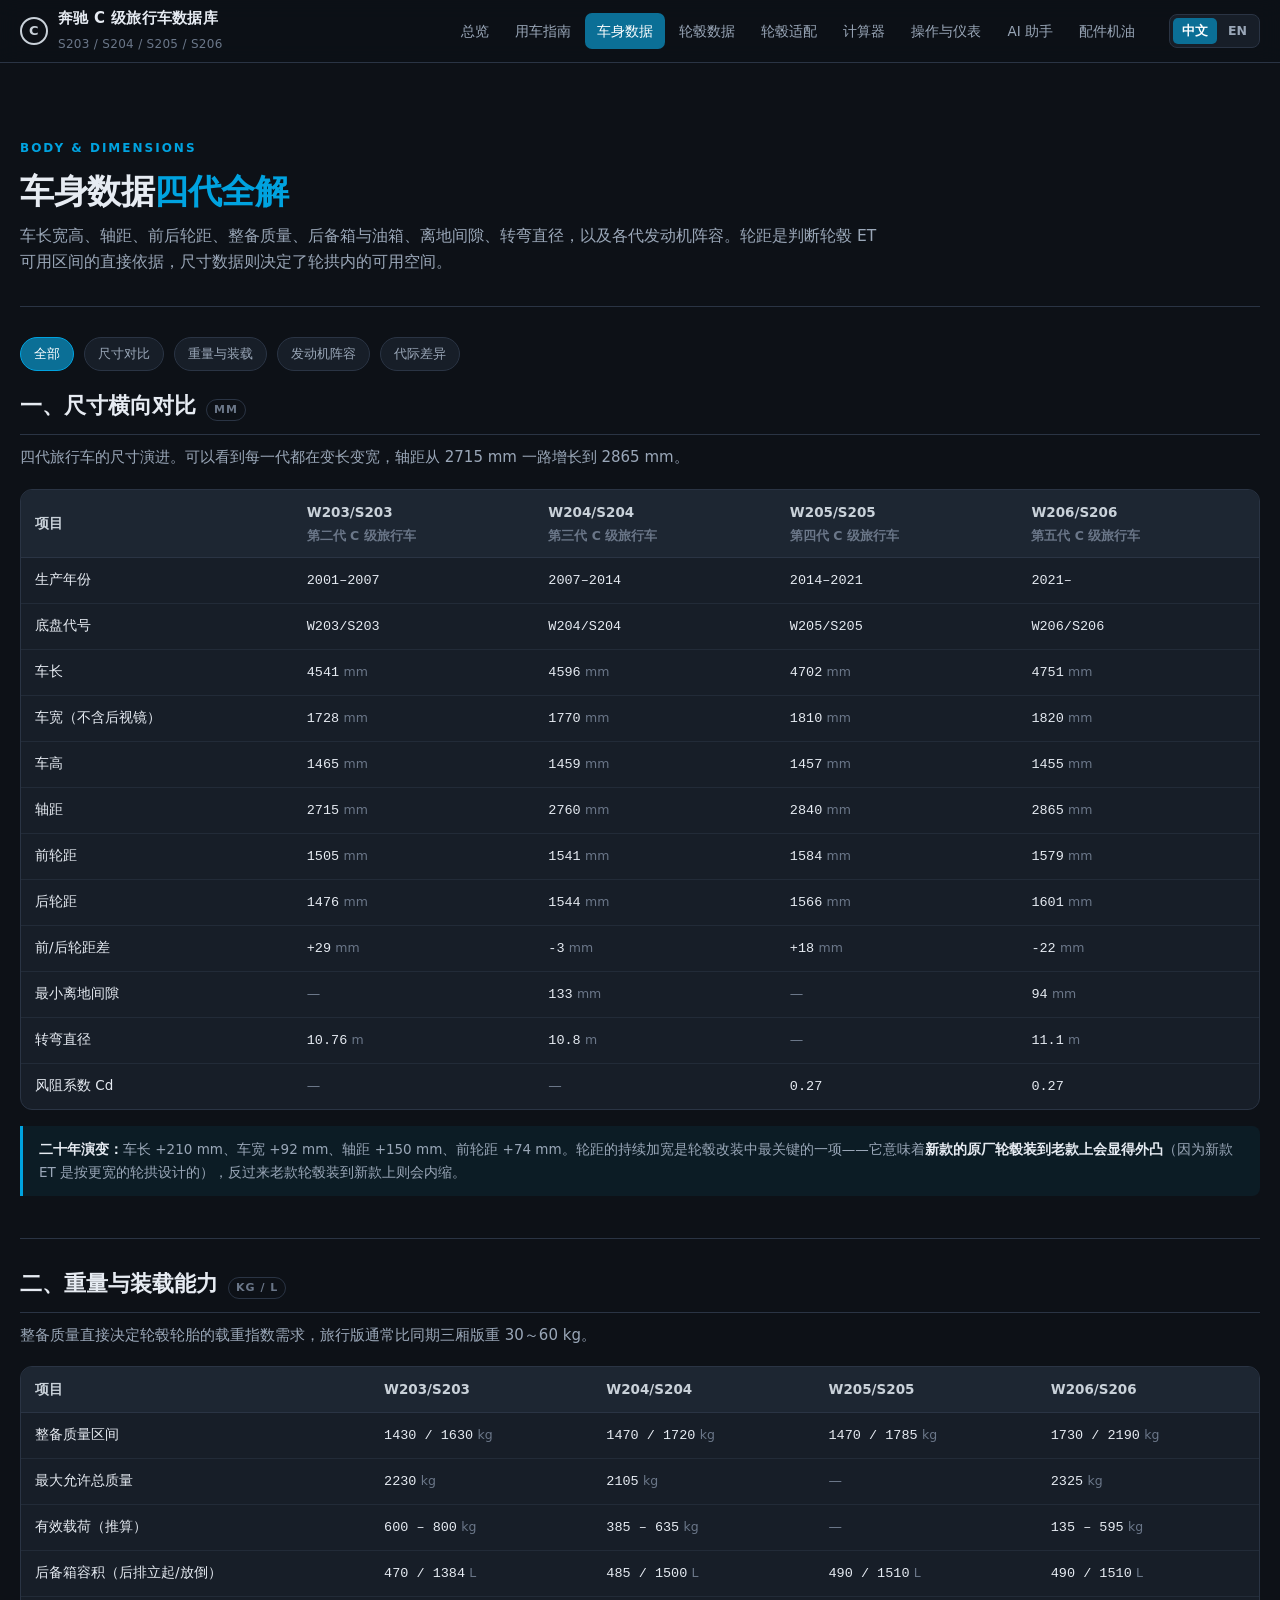
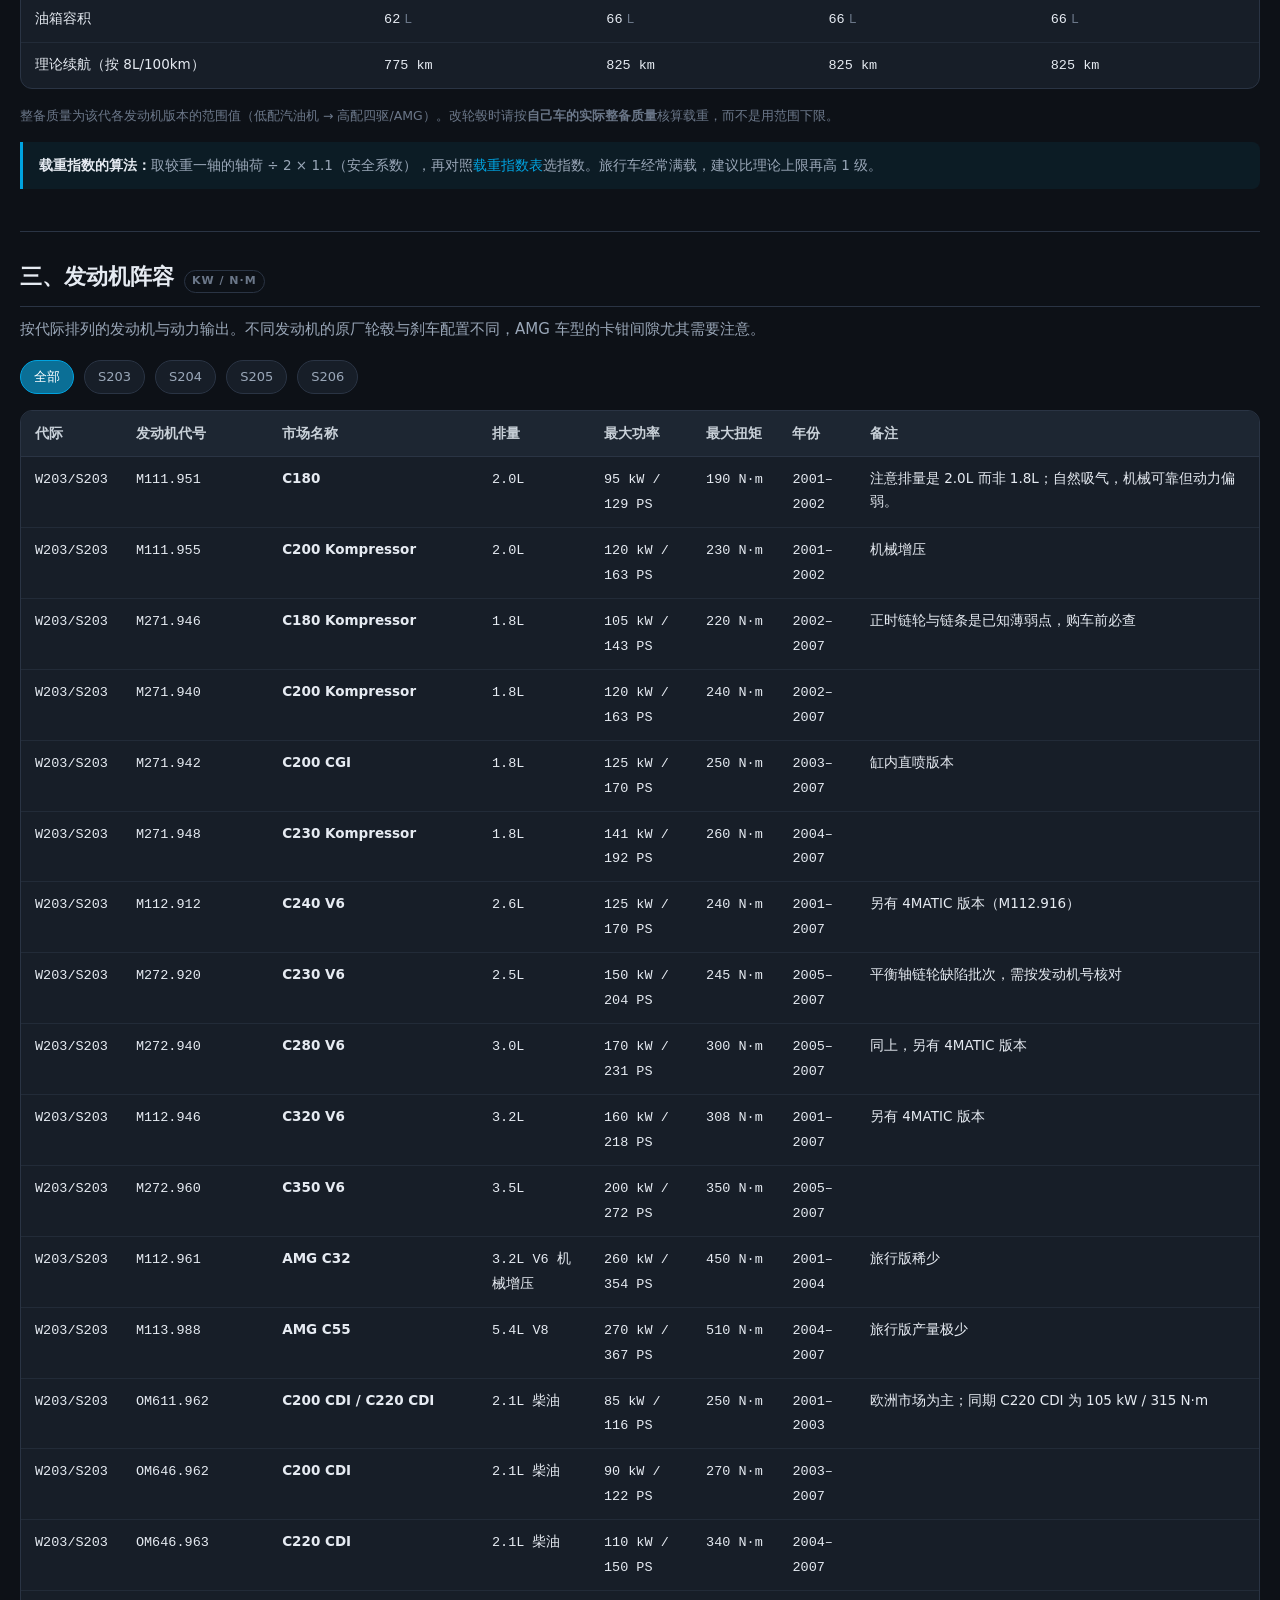
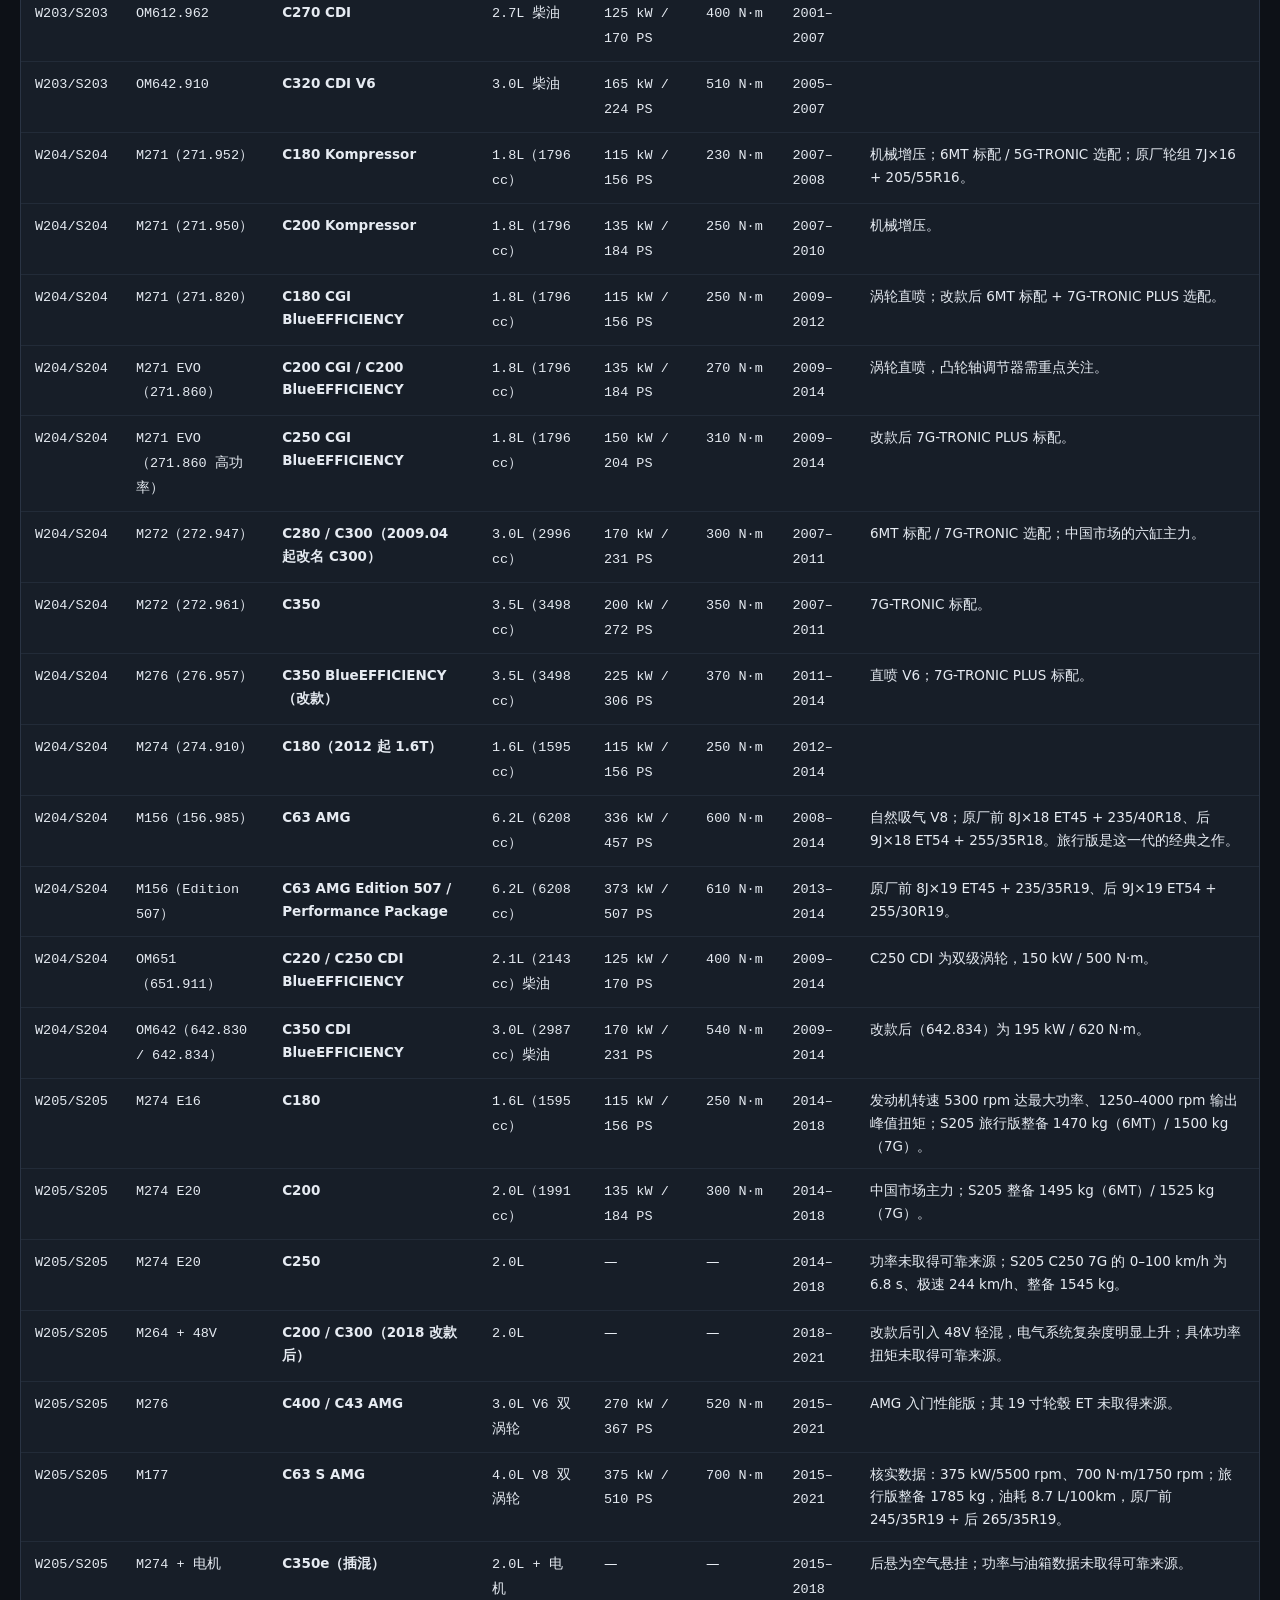
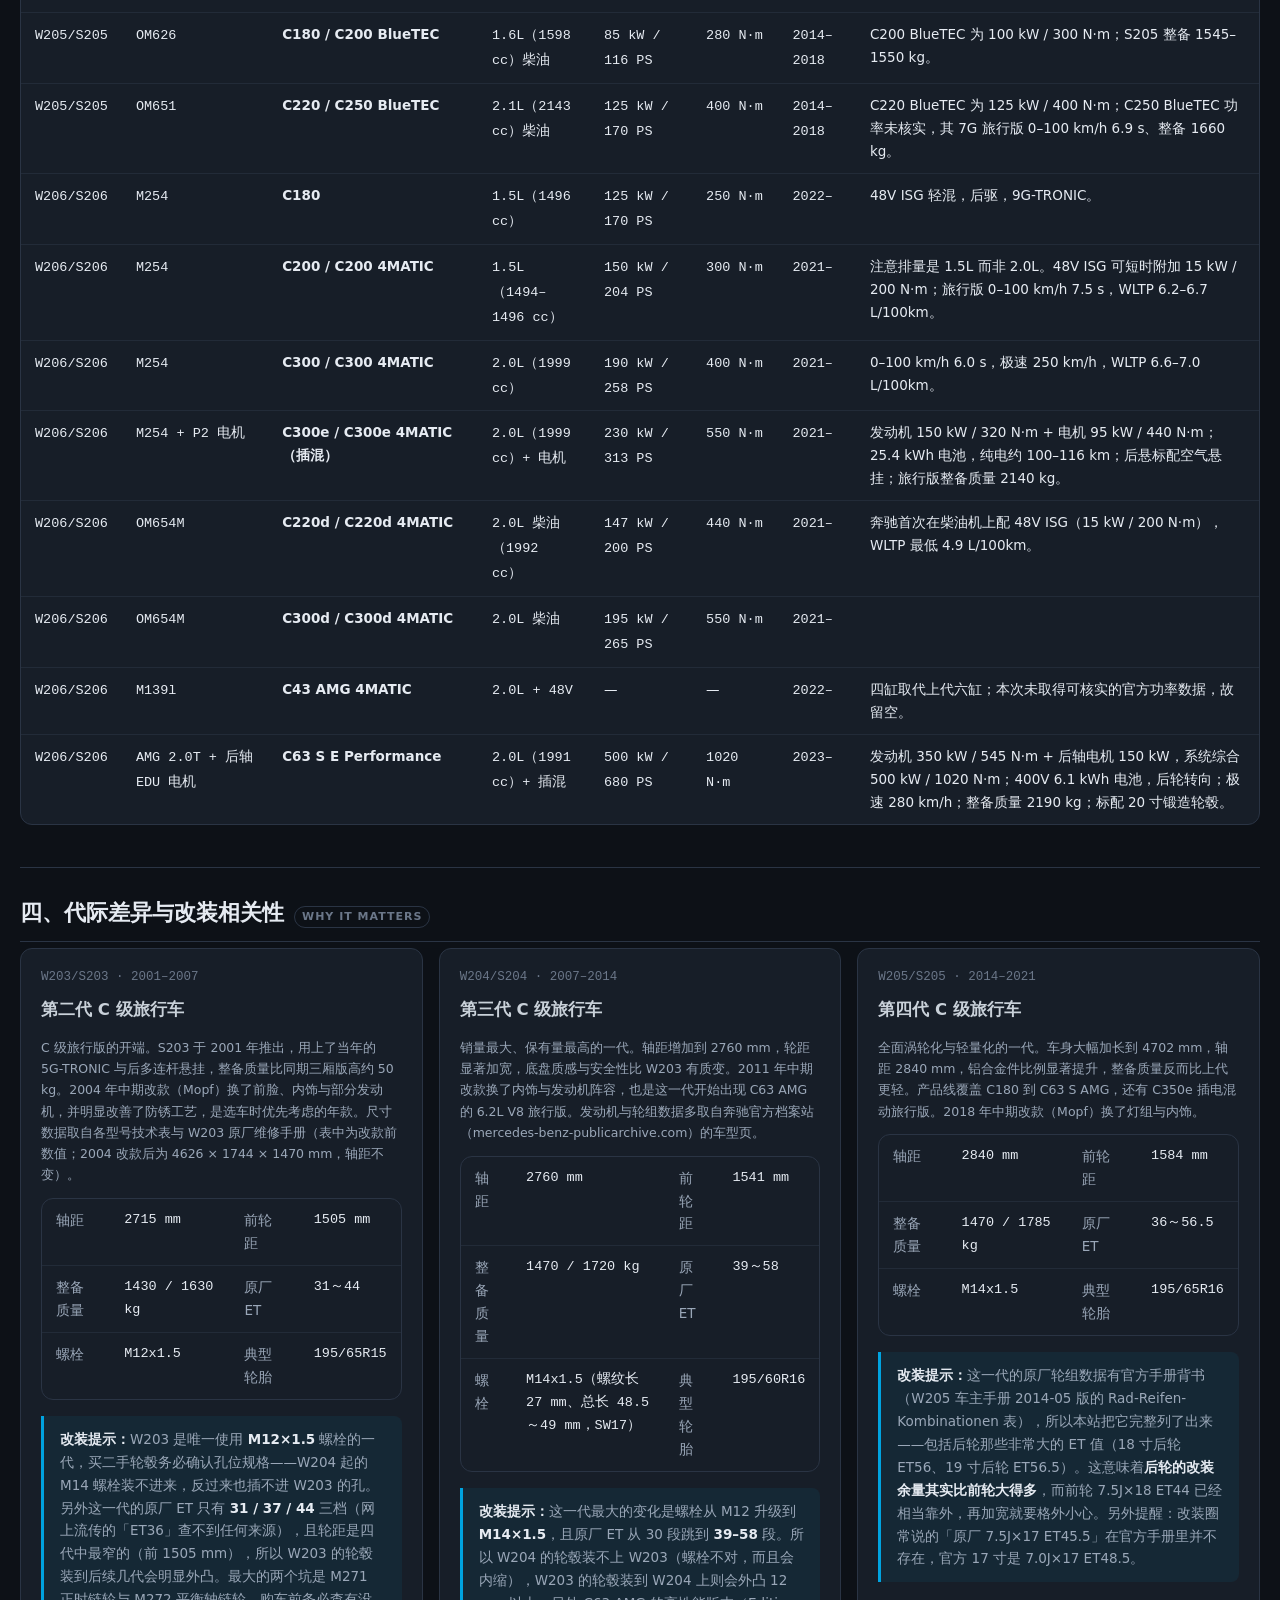
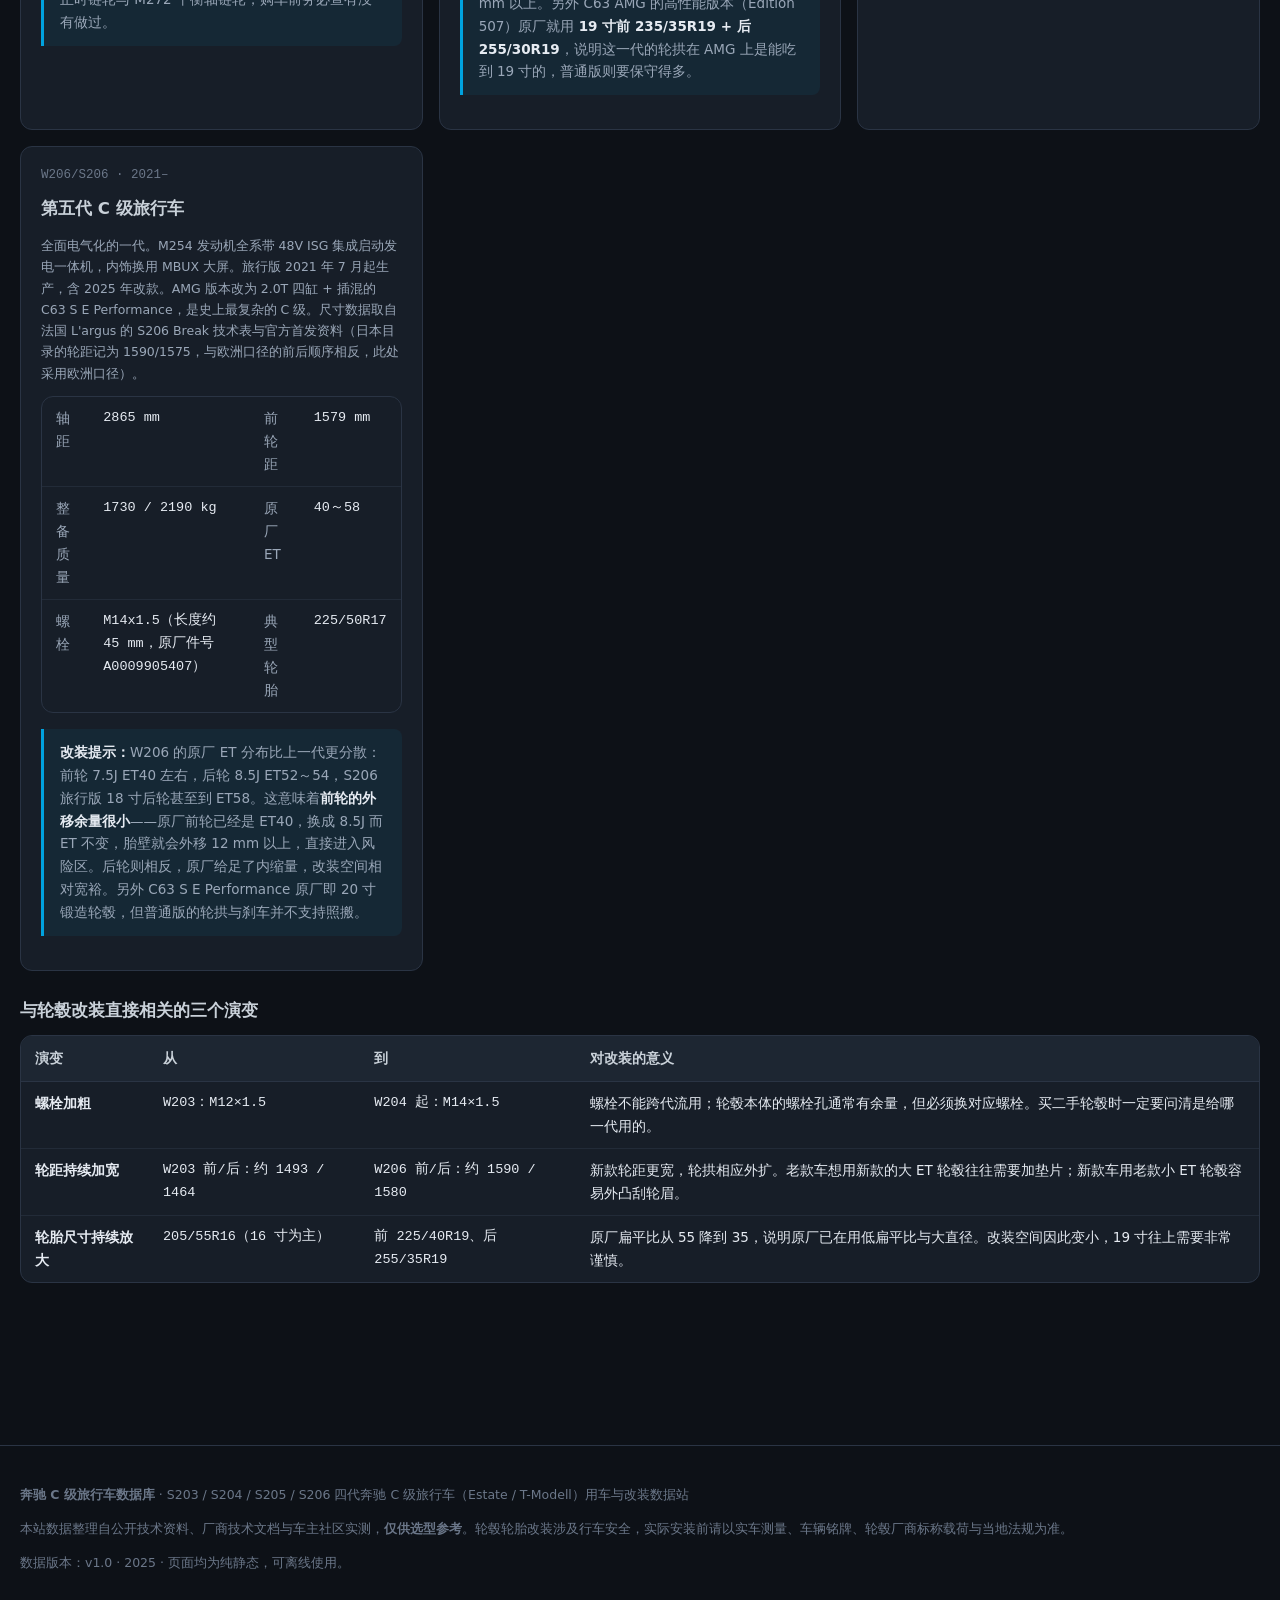
<file: specs.html>
<!DOCTYPE html>
<html lang="zh-CN" data-i18n-title="specs.docTitle">
<head>
<meta charset="UTF-8">
<meta name="viewport" content="width=device-width, initial-scale=1">
<title>车身数据 · 奔驰 C 级旅行车数据库</title>
<meta name="description" content="奔驰 C 级旅行车 S203/S204/S205/S206 车身尺寸数据：车长宽高、轴距、前后轮距、整备质量、后备箱容积、油箱、离地间隙、转弯直径，以及发动机与动力参数。" data-i18n-attr="content:specs.description">
<link rel="icon" href="favicon.svg" type="image/svg+xml">
<link rel="stylesheet" href="assets/css/style.css">
</head>
<body>

<header class="topbar" id="site-header"></header>

<main class="wrap">

  <div class="hero">
    <span class="eyebrow" data-i18n="specs.hero.eyebrow">Body &amp; Dimensions</span>
    <h1><span data-i18n="specs.hero.title">车身数据</span><span class="accent" data-i18n="specs.hero.accent">四代全解</span></h1>
    <p data-i18n="specs.hero.desc">车长宽高、轴距、前后轮距、整备质量、后备箱与油箱、离地间隙、转弯直径，以及各代发动机阵容。
       轮距是判断轮毂 ET 可用区间的直接依据，尺寸数据则决定了轮拱内的可用空间。</p>
  </div>

  <div class="toolbar">
    <span class="chip active" data-jump="all" data-i18n="specs.chip.all">全部</span>
    <span class="chip" data-jump="dim" data-i18n="specs.chip.dim">尺寸对比</span>
    <span class="chip" data-jump="mass" data-i18n="specs.chip.mass">重量与装载</span>
    <span class="chip" data-jump="engine" data-i18n="specs.chip.engine">发动机阵容</span>
    <span class="chip" data-jump="diff" data-i18n="specs.chip.diff">代际差异</span>
  </div>

  <!-- ================= 尺寸总览 ================= -->
  <section>
    <h2 id="dim"><span data-i18n="specs.dim.title">一、尺寸横向对比</span><span class="tag">mm</span></h2>
    <p class="lead" data-i18n="specs.dim.lead">四代旅行车的尺寸演进。可以看到每一代都在变长变宽，轴距从 2715 mm 一路增长到 2865 mm。</p>
    <div id="dim-table"></div>
    <div id="dim-note"></div>
  </section>

  <hr class="soft">

  <!-- ================= 重量与装载 ================= -->
  <section>
    <h2 id="mass"><span data-i18n="specs.mass.title">二、重量与装载能力</span><span class="tag">kg / L</span></h2>
    <p class="lead" data-i18n="specs.mass.lead">整备质量直接决定轮毂轮胎的载重指数需求，旅行版通常比同期三厢版重 30～60 kg。</p>
    <div id="mass-table"></div>
    <div class="note mt16" data-i18n-html="specs.mass.note">
      <strong>载重指数的算法：</strong>取较重一轴的轴荷 ÷ 2 × 1.1（安全系数），再对照
      <a href="calculator.html#s3">载重指数表</a>选指数。旅行车经常满载，建议比理论上限再高 1 级。
    </div>
  </section>

  <hr class="soft">

  <!-- ================= 发动机阵容 ================= -->
  <section>
    <h2 id="engine"><span data-i18n="specs.engine.title">三、发动机阵容</span><span class="tag">kW / N·m</span></h2>
    <p class="lead" data-i18n="specs.engine.lead">按代际排列的发动机与动力输出。不同发动机的原厂轮毂与刹车配置不同，AMG 车型的卡钳间隙尤其需要注意。</p>
    <div class="toolbar">
      <span class="chip active" data-eng="all" data-i18n="specs.chip.all">全部</span>
      <span class="chip" data-eng="W203/S203">S203</span>
      <span class="chip" data-eng="W204/S204">S204</span>
      <span class="chip" data-eng="W205/S205">S205</span>
      <span class="chip" data-eng="W206/S206">S206</span>
    </div>
    <div id="engine-table"></div>
  </section>

  <hr class="soft">

  <!-- ================= 代际差异 ================= -->
  <section>
    <h2 id="diff"><span data-i18n="specs.diff.title">四、代际差异与改装相关性</span><span class="tag">Why it matters</span></h2>
    <div class="grid cols-2" id="diff-cards"></div>

    <h3 data-i18n="specs.diff.h3">与轮毂改装直接相关的三个演变</h3>
    <div class="table-scroll">
      <table>
        <thead><tr>
          <th data-i18n="specs.diff.th.what">演变</th>
          <th data-i18n="specs.diff.th.from">从</th>
          <th data-i18n="specs.diff.th.to">到</th>
          <th data-i18n="specs.diff.th.why">对改装的意义</th>
        </tr></thead>
        <tbody>
          <tr>
            <td data-i18n-html="specs.diff.r1.what"><strong>螺栓加粗</strong></td>
            <td class="mono" data-i18n="specs.diff.r1.from">W203：M12×1.5</td>
            <td class="mono" data-i18n="specs.diff.r1.to">W204 起：M14×1.5</td>
            <td data-i18n="specs.diff.r1.why">螺栓不能跨代流用；轮毂本体的螺栓孔通常有余量，但必须换对应螺栓。买二手轮毂时一定要问清是给哪一代用的。</td>
          </tr>
          <tr>
            <td data-i18n-html="specs.diff.r2.what"><strong>轮距持续加宽</strong></td>
            <td class="mono" data-i18n="specs.diff.r2.from">W203 前/后：约 1493 / 1464</td>
            <td class="mono" data-i18n="specs.diff.r2.to">W206 前/后：约 1590 / 1580</td>
            <td data-i18n="specs.diff.r2.why">新款轮距更宽，轮拱相应外扩。老款车想用新款的大 ET 轮毂往往需要加垫片；新款车用老款小 ET 轮毂容易外凸刮轮眉。</td>
          </tr>
          <tr>
            <td data-i18n-html="specs.diff.r3.what"><strong>轮胎尺寸持续放大</strong></td>
            <td class="mono" data-i18n="specs.diff.r3.from">205/55R16（16 寸为主）</td>
            <td class="mono" data-i18n="specs.diff.r3.to">前 225/40R19、后 255/35R19</td>
            <td data-i18n="specs.diff.r3.why">原厂扁平比从 55 降到 35，说明原厂已在用低扁平比与大直径。改装空间因此变小，19 寸往上需要非常谨慎。</td>
          </tr>
        </tbody>
      </table>
    </div>
  </section>

</main>

<footer class="footer" id="site-footer"></footer>

<script src="lang/zh.js"></script>
<script src="lang/en.js"></script>
<script src="assets/js/i18n.js"></script>
<script src="data/c-class-data.js"></script>
<script src="data/i18n-en-c-class.js"></script>
<script src="data/i18n-en-controls.js"></script>
<script src="data/i18n-en-brands.js"></script>
<script src="assets/js/data-i18n.js"></script>
<script src="assets/js/app.js"></script>
<script src="assets/js/specs.js"></script>
</body>
</html>
</file>
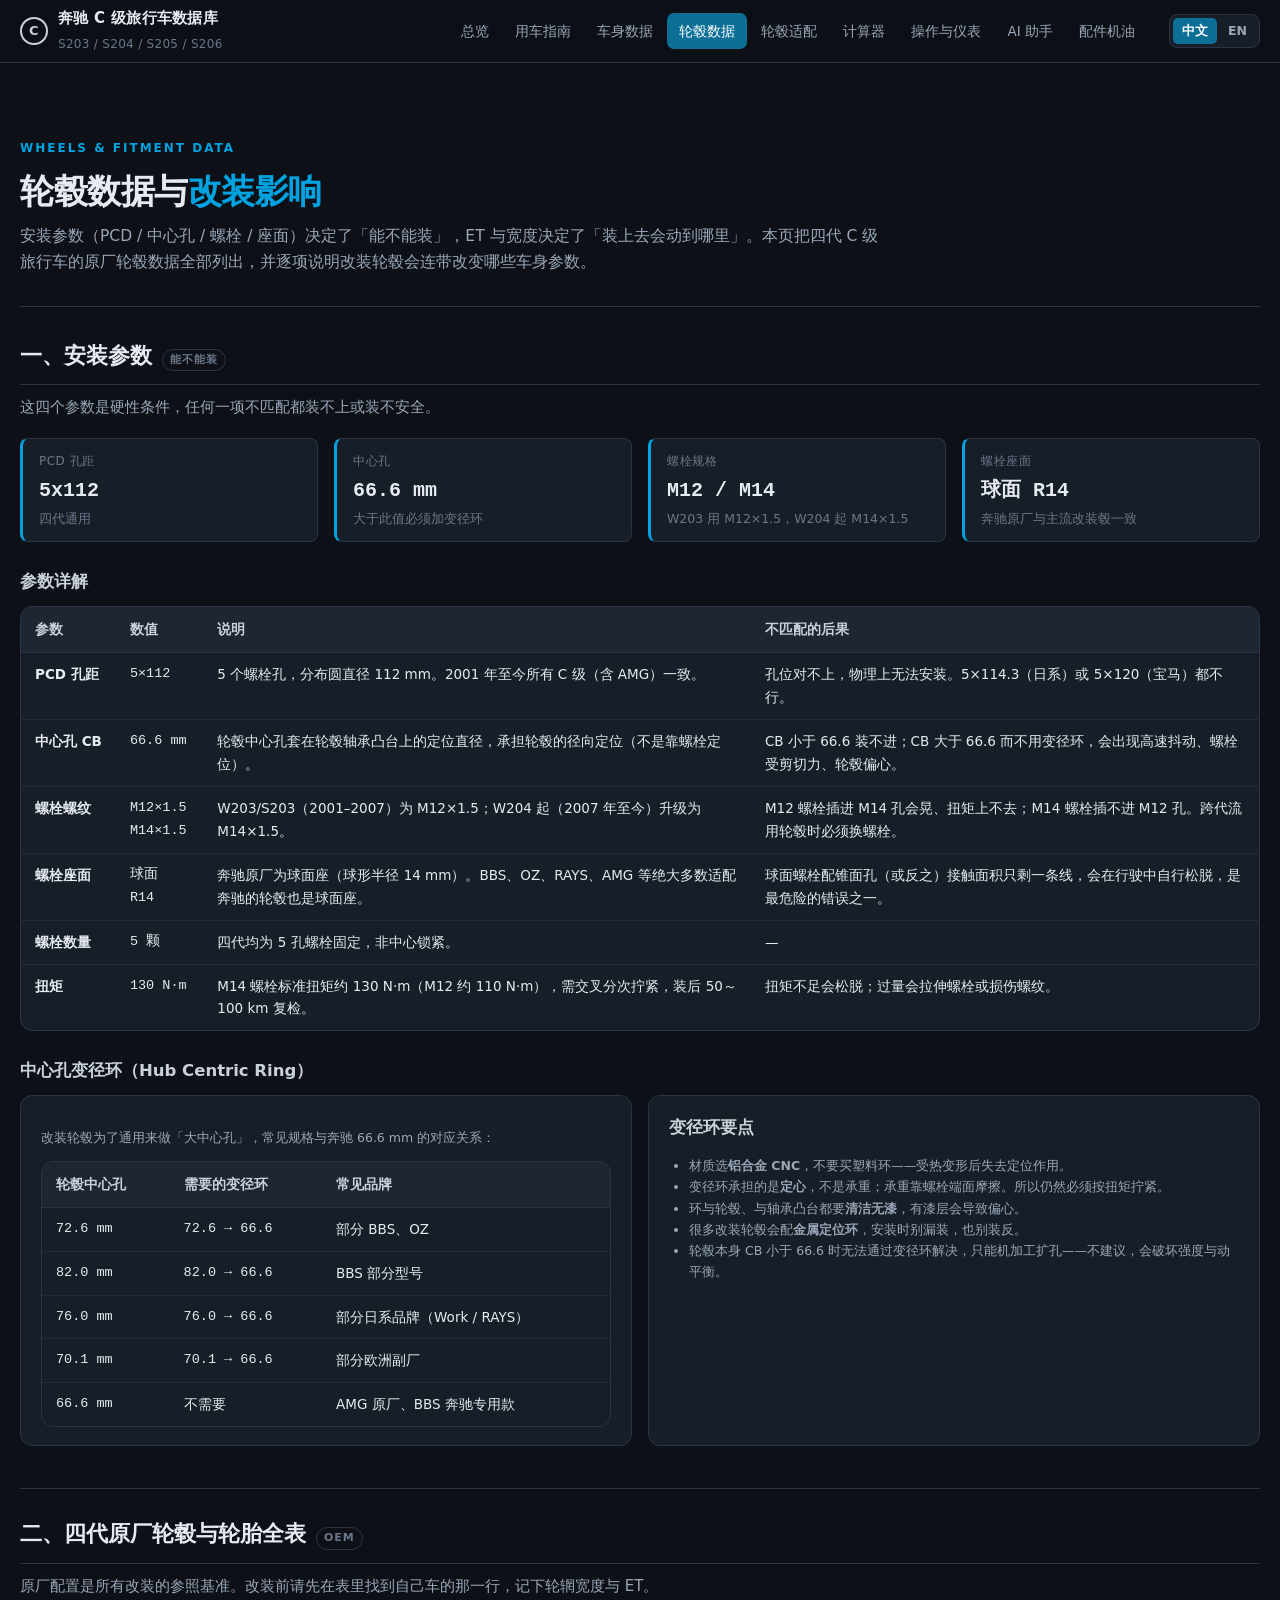
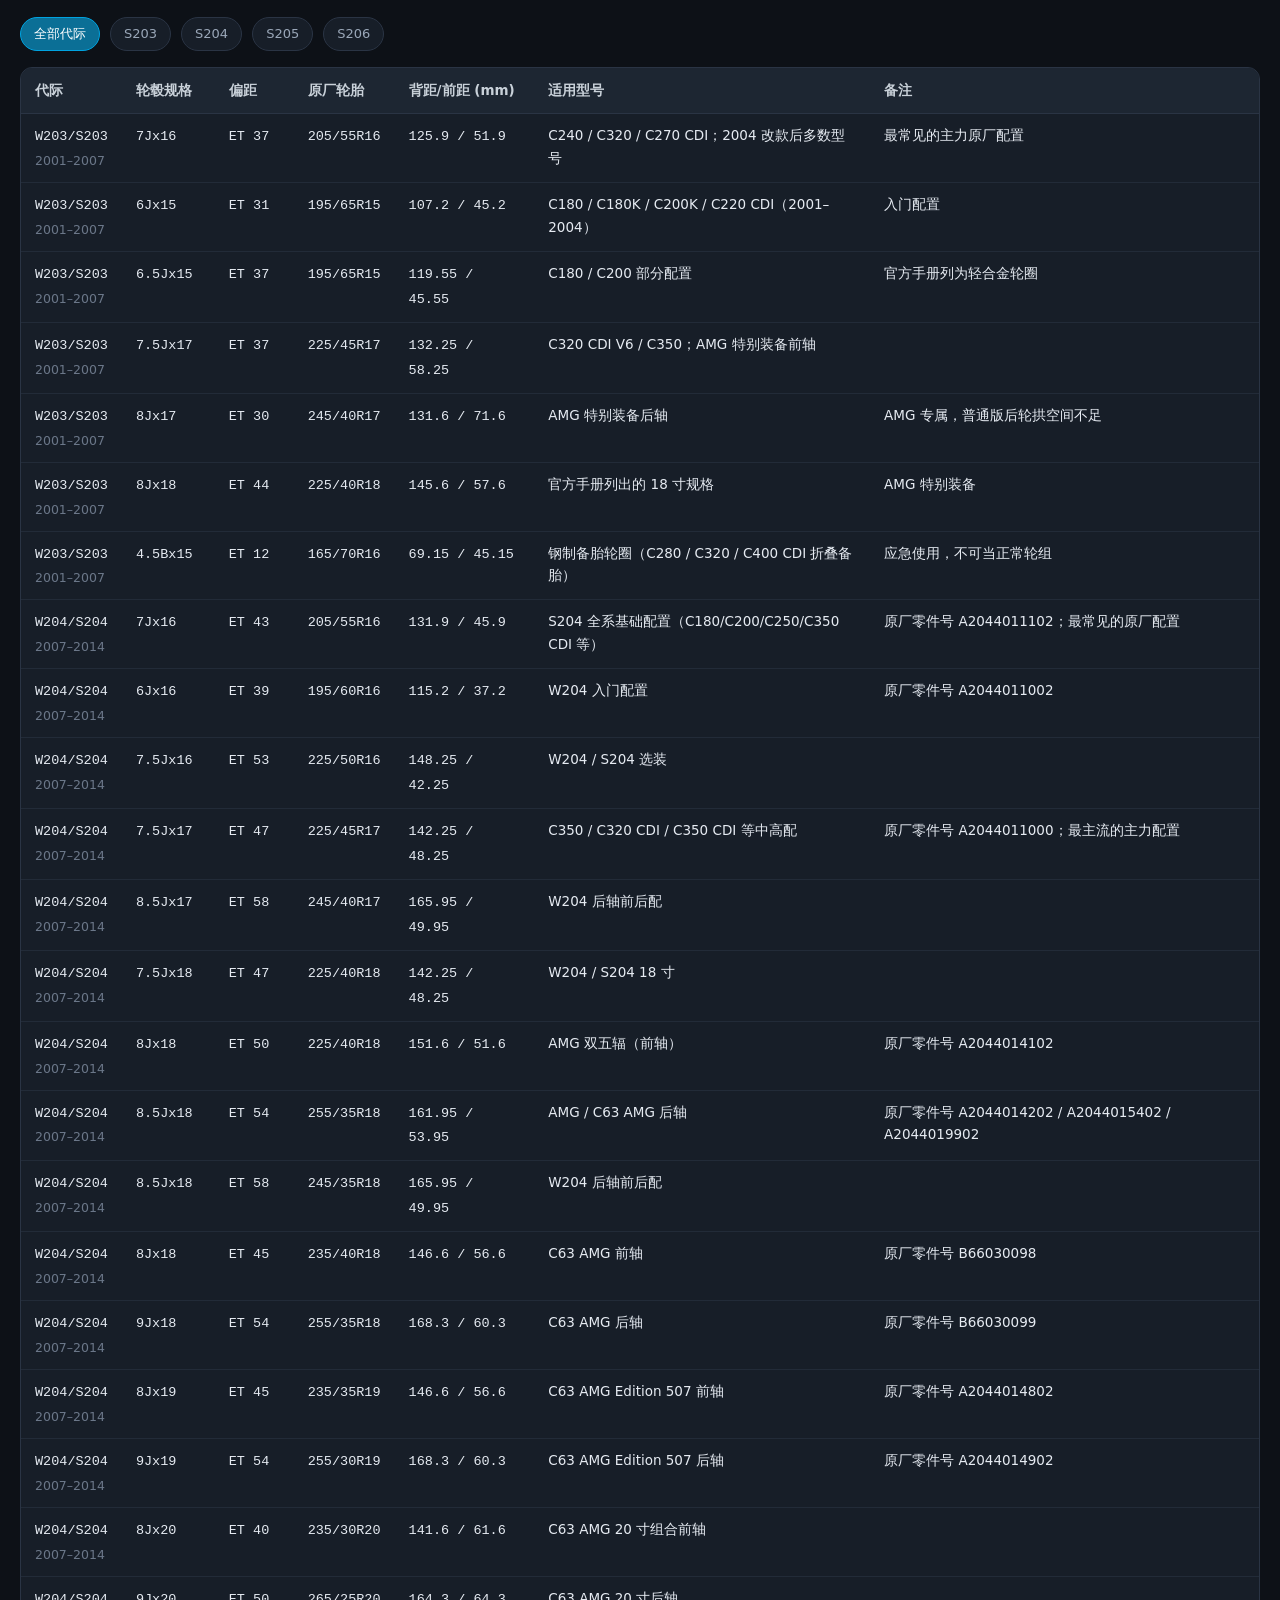
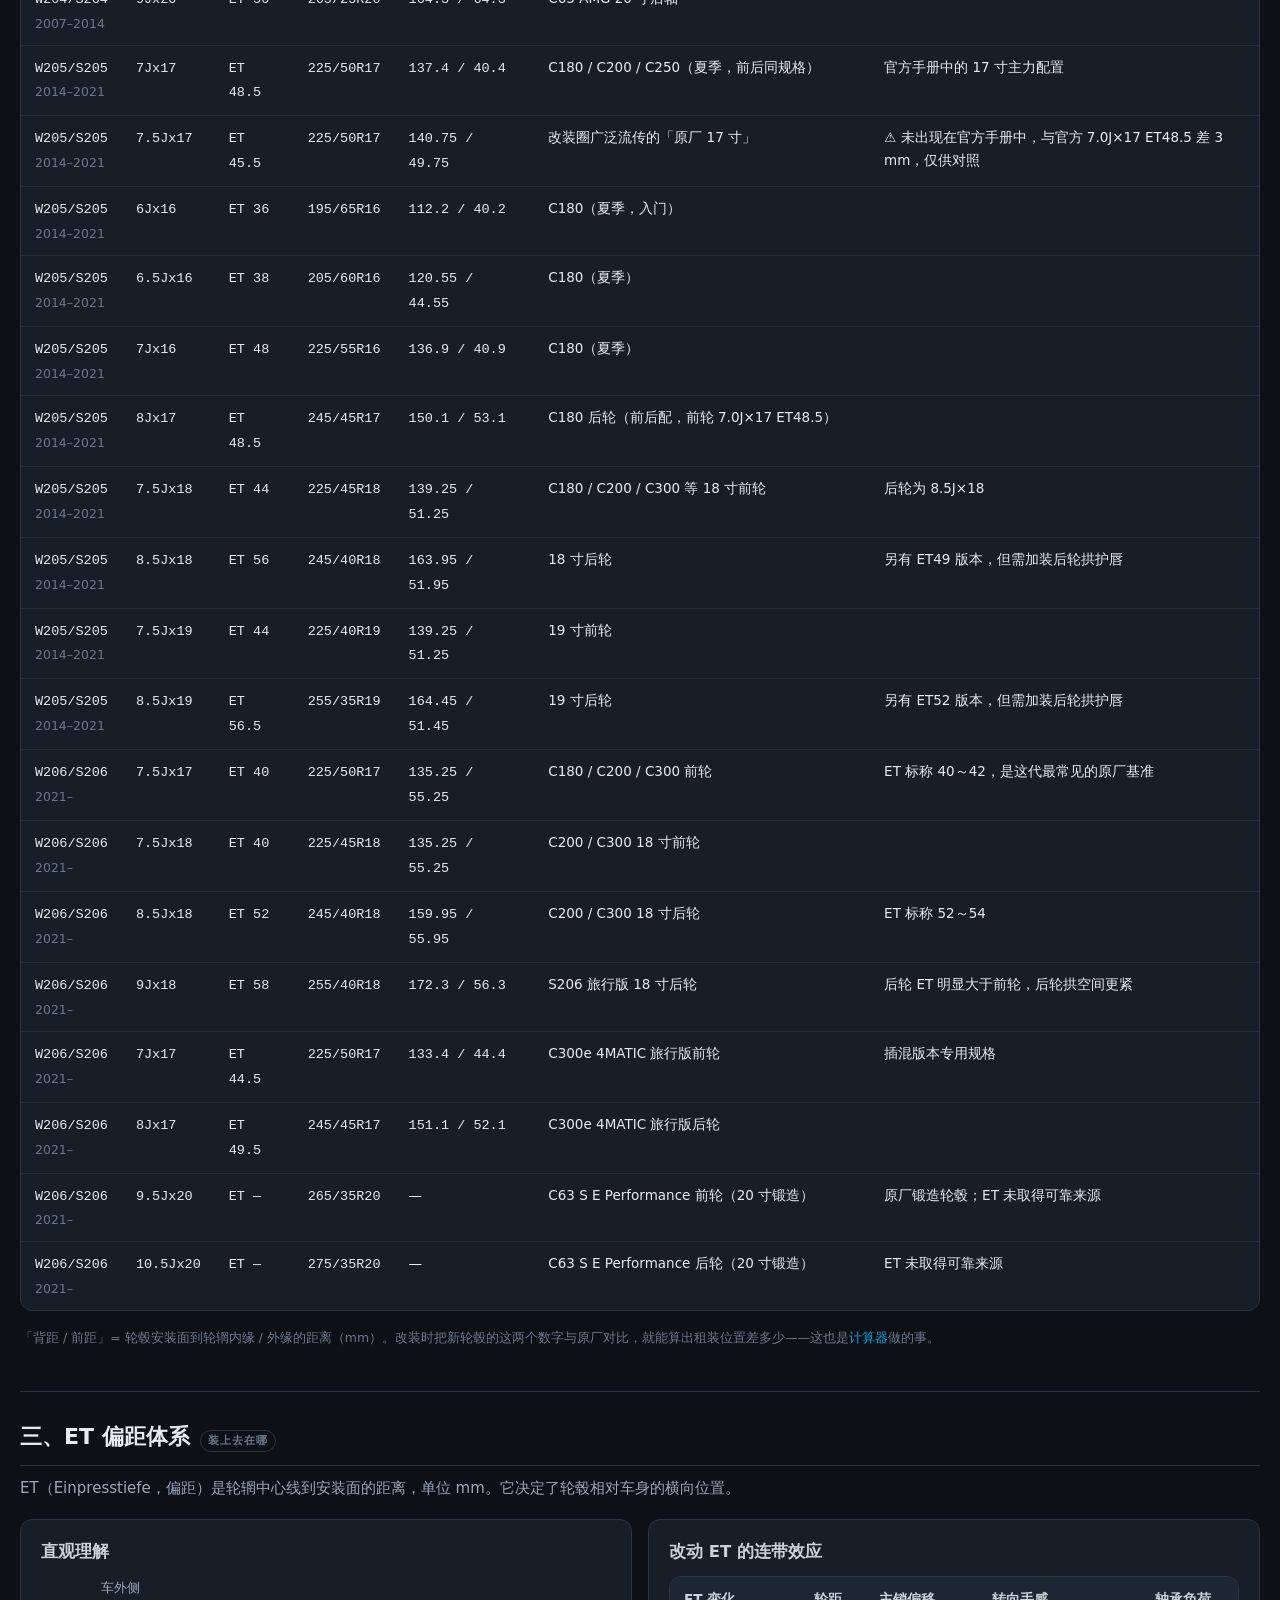
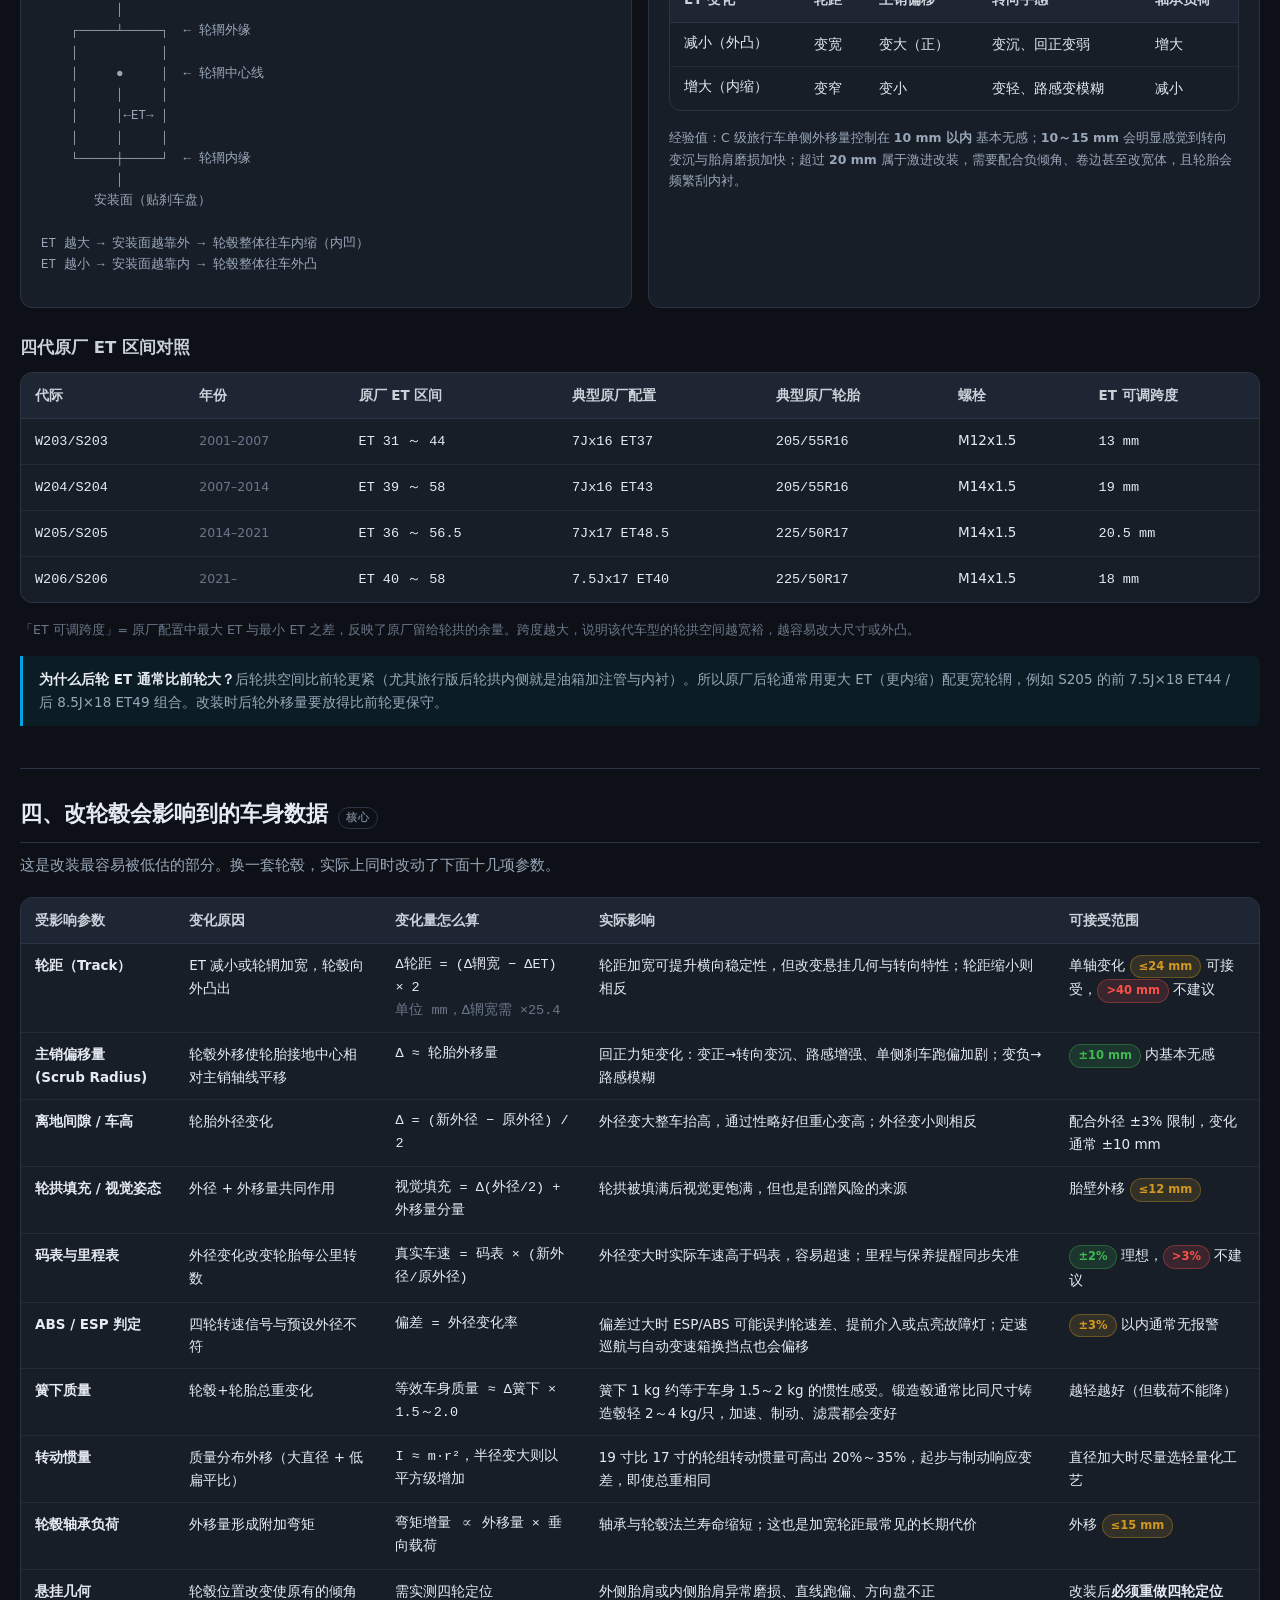
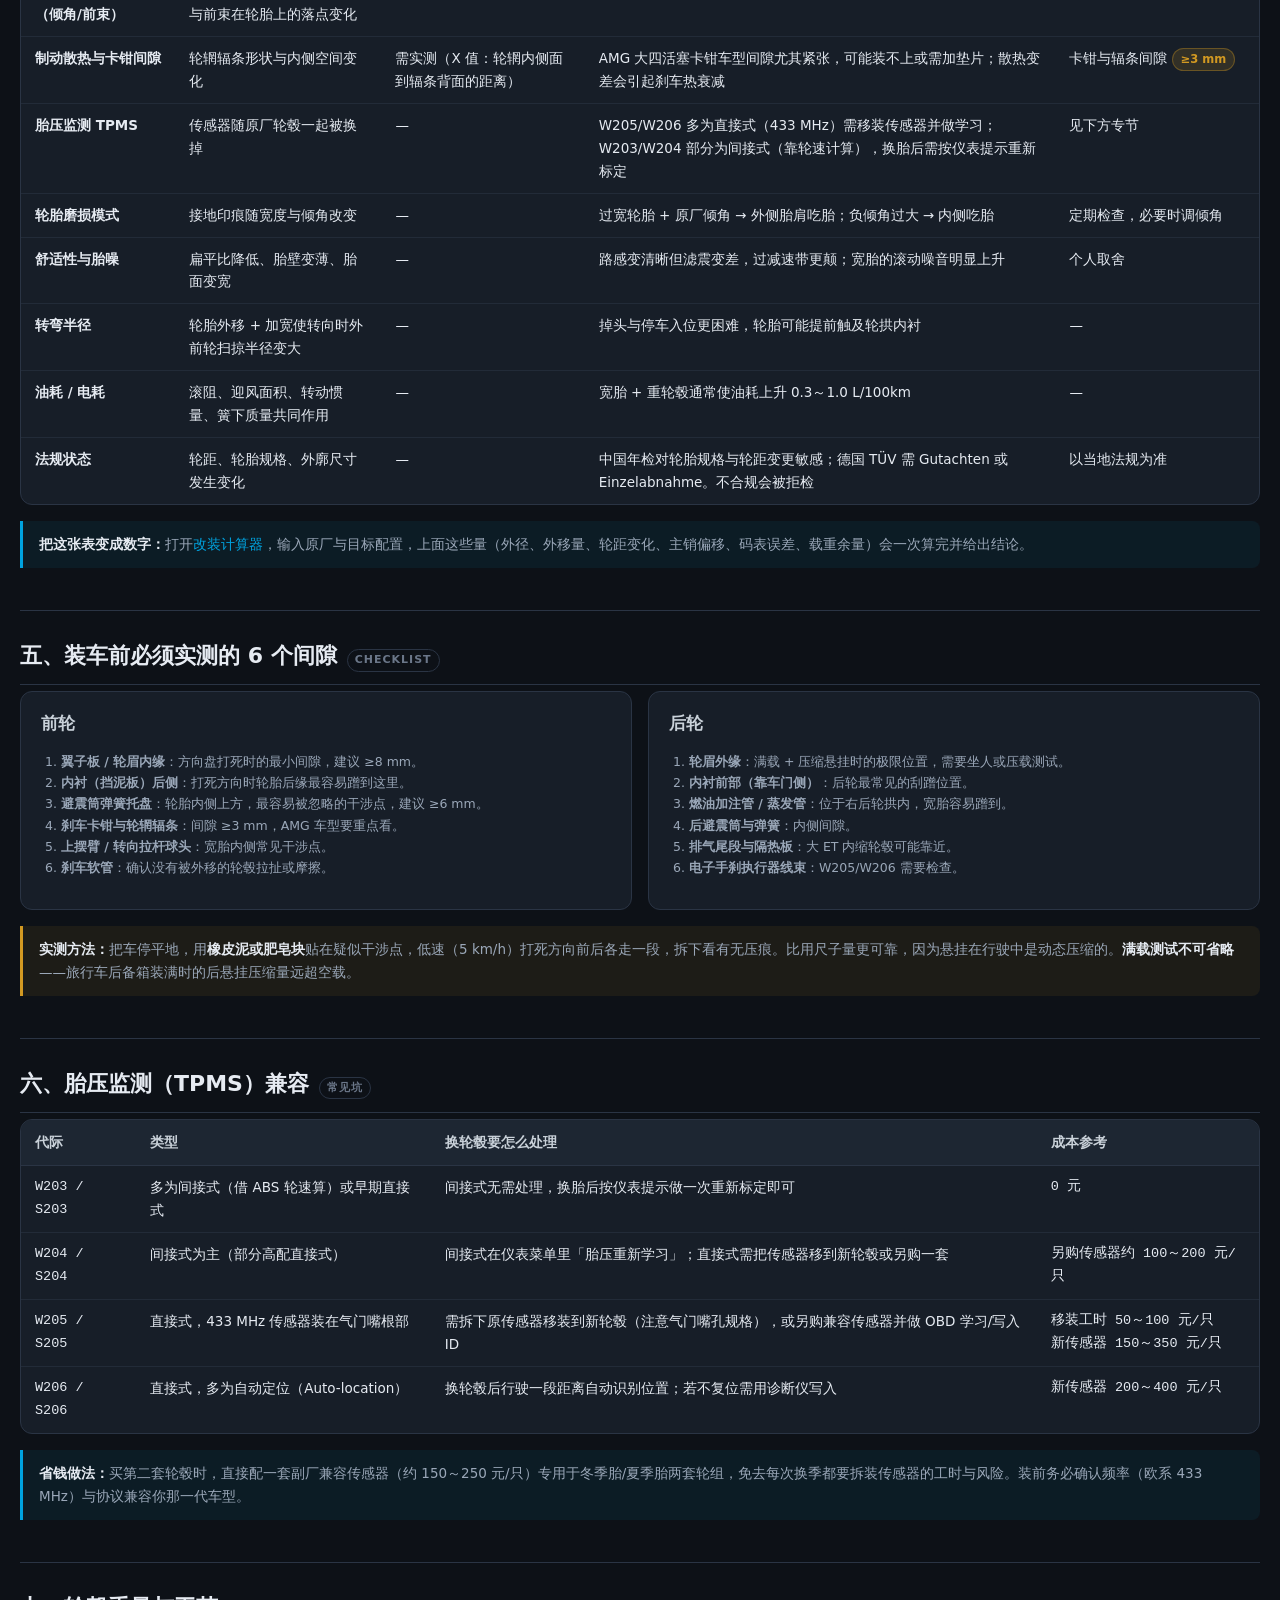
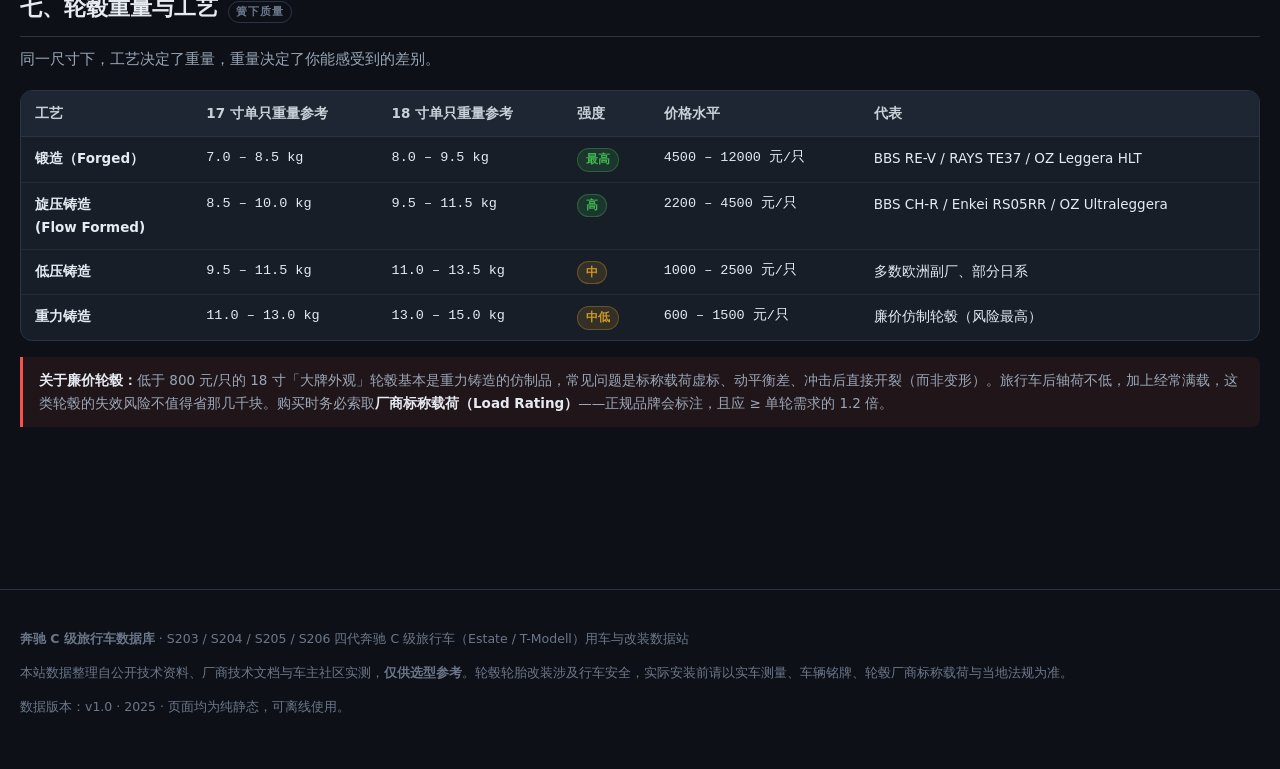
<file: wheels.html>
<!DOCTYPE html>
<html lang="zh-CN" data-i18n-title="pg.wheels.docTitle">
<head>
<meta charset="UTF-8">
<meta name="viewport" content="width=device-width, initial-scale=1">
<title>轮毂数据与改装影响 · 奔驰 C 级旅行车数据库</title>
<meta name="description" content="奔驰 C 级旅行车轮毂数据：5x112 PCD、66.6mm 中心孔、M12/M14 螺栓、四代原厂轮毂 ET 全表，以及改装轮毂对轮距、主销偏移、离地间隙、码表、悬挂与轴承的影响详解。" data-i18n-attr="content:pg.wheels.description">
<link rel="icon" href="favicon.svg" type="image/svg+xml">
<link rel="stylesheet" href="assets/css/style.css">
</head>
<body>

<header class="topbar" id="site-header"></header>

<main class="wrap">

  <div class="hero">
    <span class="eyebrow">Wheels &amp; Fitment Data</span>
    <h1 data-i18n-html="pg.wheels.hero.title">轮毂数据与<span class="accent">改装影响</span></h1>
    <p data-i18n="pg.wheels.hero.desc">安装参数（PCD / 中心孔 / 螺栓 / 座面）决定了「能不能装」，ET 与宽度决定了「装上去会动到哪里」。
       本页把四代 C 级旅行车的原厂轮毂数据全部列出，并逐项说明改装轮毂会连带改变哪些车身参数。</p>
  </div>

  <!-- ================= 一、安装参数 ================= -->
  <section>
    <h2 id="install" data-i18n-html="pg.wheels.s1.title">一、安装参数<span class="tag">能不能装</span></h2>
    <p class="lead" data-i18n="pg.wheels.s1.lead">这四个参数是硬性条件，任何一项不匹配都装不上或装不安全。</p>
    <div class="grid cols-4" id="install-stats"></div>

    <h3 data-i18n="pg.wheels.s1.params.title">参数详解</h3>
    <div class="table-scroll">
      <table>
        <thead><tr><th data-i18n="pg.wheels.s1.th.param">参数</th><th data-i18n="pg.wheels.s1.th.value">数值</th><th data-i18n="pg.wheels.s1.th.desc">说明</th><th data-i18n="pg.wheels.s1.th.result">不匹配的后果</th></tr></thead>
        <tbody>
          <tr>
            <td class="nowrap" data-i18n-html="pg.wheels.s1.r1.k"><strong>PCD 孔距</strong></td>
            <td class="mono">5×112</td>
            <td data-i18n="pg.wheels.s1.r1.d">5 个螺栓孔，分布圆直径 112 mm。2001 年至今所有 C 级（含 AMG）一致。</td>
            <td data-i18n="pg.wheels.s1.r1.c">孔位对不上，物理上无法安装。5×114.3（日系）或 5×120（宝马）都不行。</td>
          </tr>
          <tr>
            <td class="nowrap" data-i18n-html="pg.wheels.s1.r2.k"><strong>中心孔 CB</strong></td>
            <td class="mono">66.6 mm</td>
            <td data-i18n="pg.wheels.s1.r2.d">轮毂中心孔套在轮毂轴承凸台上的定位直径，承担轮毂的径向定位（不是靠螺栓定位）。</td>
            <td data-i18n="pg.wheels.s1.r2.c">CB 小于 66.6 装不进；CB 大于 66.6 而不用变径环，会出现高速抖动、螺栓受剪切力、轮毂偏心。</td>
          </tr>
          <tr>
            <td class="nowrap" data-i18n-html="pg.wheels.s1.r3.k"><strong>螺栓螺纹</strong></td>
            <td class="mono">M12×1.5<br>M14×1.5</td>
            <td data-i18n="pg.wheels.s1.r3.d">W203/S203（2001–2007）为 M12×1.5；W204 起（2007 年至今）升级为 M14×1.5。</td>
            <td data-i18n="pg.wheels.s1.r3.c">M12 螺栓插进 M14 孔会晃、扭矩上不去；M14 螺栓插不进 M12 孔。跨代流用轮毂时必须换螺栓。</td>
          </tr>
          <tr>
            <td class="nowrap" data-i18n-html="pg.wheels.s1.r4.k"><strong>螺栓座面</strong></td>
            <td class="mono" data-i18n="pg.wheels.s1.r4.v">球面 R14</td>
            <td data-i18n="pg.wheels.s1.r4.d">奔驰原厂为球面座（球形半径 14 mm）。BBS、OZ、RAYS、AMG 等绝大多数适配奔驰的轮毂也是球面座。</td>
            <td data-i18n="pg.wheels.s1.r4.c">球面螺栓配锥面孔（或反之）接触面积只剩一条线，会在行驶中自行松脱，是最危险的错误之一。</td>
          </tr>
          <tr>
            <td class="nowrap" data-i18n-html="pg.wheels.s1.r5.k"><strong>螺栓数量</strong></td>
            <td class="mono" data-i18n="pg.wheels.s1.r5.v">5 颗</td>
            <td data-i18n="pg.wheels.s1.r5.d">四代均为 5 孔螺栓固定，非中心锁紧。</td>
            <td>—</td>
          </tr>
          <tr>
            <td class="nowrap" data-i18n-html="pg.wheels.s1.r6.k"><strong>扭矩</strong></td>
            <td class="mono">130 N·m</td>
            <td data-i18n="pg.wheels.s1.r6.d">M14 螺栓标准扭矩约 130 N·m（M12 约 110 N·m），需交叉分次拧紧，装后 50～100 km 复检。</td>
            <td data-i18n="pg.wheels.s1.r6.c">扭矩不足会松脱；过量会拉伸螺栓或损伤螺纹。</td>
          </tr>
        </tbody>
      </table>
    </div>

    <h3 data-i18n="pg.wheels.s1.ring.title">中心孔变径环（Hub Centric Ring）</h3>
    <div class="grid cols-2">
      <div class="card">
        <p class="small muted" data-i18n="pg.wheels.s1.ring.desc">改装轮毂为了通用来做「大中心孔」，常见规格与奔驰 66.6 mm 的对应关系：</p>
        <div class="table-scroll">
          <table style="min-width:auto">
            <thead><tr><th data-i18n="pg.wheels.s1.ring.th.hub">轮毂中心孔</th><th data-i18n="pg.wheels.s1.ring.th.need">需要的变径环</th><th data-i18n="pg.wheels.s1.ring.th.brand">常见品牌</th></tr></thead>
            <tbody>
              <tr><td class="mono">72.6 mm</td><td class="mono">72.6 → 66.6</td><td data-i18n="pg.wheels.s1.ring.r1.brand">部分 BBS、OZ</td></tr>
              <tr><td class="mono">82.0 mm</td><td class="mono">82.0 → 66.6</td><td data-i18n="pg.wheels.s1.ring.r2.brand">BBS 部分型号</td></tr>
              <tr><td class="mono">76.0 mm</td><td class="mono">76.0 → 66.6</td><td data-i18n="pg.wheels.s1.ring.r3.brand">部分日系品牌（Work / RAYS）</td></tr>
              <tr><td class="mono">70.1 mm</td><td class="mono">70.1 → 66.6</td><td data-i18n="pg.wheels.s1.ring.r4.brand">部分欧洲副厂</td></tr>
              <tr><td class="mono">66.6 mm</td><td data-i18n="pg.wheels.s1.ring.r5.need">不需要</td><td data-i18n="pg.wheels.s1.ring.r5.brand">AMG 原厂、BBS 奔驰专用款</td></tr>
            </tbody>
          </table>
        </div>
      </div>
      <div class="card">
        <h3 class="mt0" data-i18n="pg.wheels.s1.tips.title">变径环要点</h3>
        <ul class="small muted" style="padding-left:20px">
          <li data-i18n-html="pg.wheels.s1.tips.i1">材质选<strong>铝合金 CNC</strong>，不要买塑料环——受热变形后失去定位作用。</li>
          <li data-i18n-html="pg.wheels.s1.tips.i2">变径环承担的是<strong>定心</strong>，不是承重；承重靠螺栓端面摩擦。所以仍然必须按扭矩拧紧。</li>
          <li data-i18n-html="pg.wheels.s1.tips.i3">环与轮毂、与轴承凸台都要<strong>清洁无漆</strong>，有漆层会导致偏心。</li>
          <li data-i18n-html="pg.wheels.s1.tips.i4">很多改装轮毂会配<strong>金属定位环</strong>，安装时别漏装，也别装反。</li>
          <li data-i18n-html="pg.wheels.s1.tips.i5">轮毂本身 CB 小于 66.6 时无法通过变径环解决，只能机加工扩孔——不建议，会破坏强度与动平衡。</li>
        </ul>
      </div>
    </div>
  </section>

  <hr class="soft">

  <!-- ================= 二、原厂轮毂全表 ================= -->
  <section>
    <h2 id="oem" data-i18n-html="pg.wheels.s2.title">二、四代原厂轮毂与轮胎全表<span class="tag">OEM</span></h2>
    <p class="lead" data-i18n="pg.wheels.s2.lead">原厂配置是所有改装的参照基准。改装前请先在表里找到自己车的那一行，记下轮辋宽度与 ET。</p>
    <div class="toolbar">
      <span class="chip active" data-gen="all" data-i18n="pg.wheels.s2.chip.all">全部代际</span>
      <span class="chip" data-gen="W203/S203">S203</span>
      <span class="chip" data-gen="W204/S204">S204</span>
      <span class="chip" data-gen="W205/S205">S205</span>
      <span class="chip" data-gen="W206/S206">S206</span>
    </div>
    <div id="oem-table"></div>
  </section>

  <hr class="soft">

  <!-- ================= 三、ET 体系 ================= -->
  <section>
    <h2 id="et" data-i18n-html="pg.wheels.s3.title">三、ET 偏距体系<span class="tag">装上去在哪</span></h2>
    <p class="lead" data-i18n="pg.wheels.s3.lead">ET（Einpresstiefe，偏距）是轮辋中心线到安装面的距离，单位 mm。它决定了轮毂相对车身的横向位置。</p>

    <div class="grid cols-2">
      <div class="card">
        <h3 class="mt0" data-i18n="pg.wheels.s3.visual.title">直观理解</h3>
        <pre class="mono small" style="overflow-x:auto;color:var(--text-dim)" data-i18n="pg.wheels.s3.visual.diagram">        车外侧
          │
    ┌─────┴─────┐  ← 轮辋外缘
    │           │
    │     ●     │  ← 轮辋中心线
    │     │     │
    │     │←ET→ │
    │     │     │
    └─────┼─────┘  ← 轮辋内缘
          │
       安装面（贴刹车盘）

ET 越大 → 安装面越靠外 → 轮毂整体往车内缩（内凹）
ET 越小 → 安装面越靠内 → 轮毂整体往车外凸</pre>
      </div>
      <div class="card">
        <h3 class="mt0" data-i18n="pg.wheels.s3.effect.title">改动 ET 的连带效应</h3>
        <div class="table-scroll">
          <table style="min-width:auto">
            <thead><tr><th data-i18n="pg.wheels.s3.effect.th.et">ET 变化</th><th data-i18n="pg.wheels.s3.effect.th.track">轮距</th><th data-i18n="pg.wheels.s3.effect.th.scrub">主销偏移</th><th data-i18n="pg.wheels.s3.effect.th.feel">转向手感</th><th data-i18n="pg.wheels.s3.effect.th.bearing">轴承负荷</th></tr></thead>
            <tbody>
              <tr><td class="mono" data-i18n="pg.wheels.s3.effect.r1.et">减小（外凸）</td><td data-i18n="pg.wheels.s3.effect.r1.track">变宽</td><td data-i18n="pg.wheels.s3.effect.r1.scrub">变大（正）</td><td data-i18n="pg.wheels.s3.effect.r1.feel">变沉、回正变弱</td><td data-i18n="pg.wheels.s3.effect.r1.bearing">增大</td></tr>
              <tr><td class="mono" data-i18n="pg.wheels.s3.effect.r2.et">增大（内缩）</td><td data-i18n="pg.wheels.s3.effect.r2.track">变窄</td><td data-i18n="pg.wheels.s3.effect.r2.scrub">变小</td><td data-i18n="pg.wheels.s3.effect.r2.feel">变轻、路感变模糊</td><td data-i18n="pg.wheels.s3.effect.r2.bearing">减小</td></tr>
            </tbody>
          </table>
        </div>
        <div class="small muted mt16" data-i18n-html="pg.wheels.s3.effect.note">
          经验值：C 级旅行车单侧外移量控制在 <strong>10 mm 以内</strong> 基本无感；
          <strong>10～15 mm</strong> 会明显感觉到转向变沉与胎肩磨损加快；超过 <strong>20 mm</strong> 属于激进改装，
          需要配合负倾角、卷边甚至改宽体，且轮胎会频繁刮内衬。
        </div>
      </div>
    </div>

    <h3 data-i18n="pg.wheels.s3.range.title">四代原厂 ET 区间对照</h3>
    <div id="et-table"></div>
    <div class="note mt16" data-i18n-html="pg.wheels.s3.rearNote">
      <strong>为什么后轮 ET 通常比前轮大？</strong>后轮拱空间比前轮更紧（尤其旅行版后轮拱内侧就是油箱加注管与内衬）。
      所以原厂后轮通常用更大 ET（更内缩）配更宽轮辋，例如 S205 的前 7.5J×18 ET44 / 后 8.5J×18 ET49 组合。
      改装时后轮外移量要放得比前轮更保守。
    </div>
  </section>

  <hr class="soft">

  <!-- ================= 四、改装影响 ================= -->
  <section>
    <h2 id="impact" data-i18n-html="pg.wheels.s4.title">四、改轮毂会影响到的车身数据<span class="tag">核心</span></h2>
    <p class="lead" data-i18n="pg.wheels.s4.lead">这是改装最容易被低估的部分。换一套轮毂，实际上同时改动了下面十几项参数。</p>

    <div class="table-scroll">
      <table>
        <thead>
          <tr><th data-i18n="pg.wheels.s4.th.param">受影响参数</th><th data-i18n="pg.wheels.s4.th.cause">变化原因</th><th data-i18n="pg.wheels.s4.th.formula">变化量怎么算</th><th data-i18n="pg.wheels.s4.th.impact">实际影响</th><th data-i18n="pg.wheels.s4.th.range">可接受范围</th></tr>
        </thead>
        <tbody>
          <tr>
            <td class="nowrap" data-i18n-html="pg.wheels.s4.r1.param"><strong>轮距（Track）</strong></td>
            <td data-i18n="pg.wheels.s4.r1.cause">ET 减小或轮辋加宽，轮毂向外凸出</td>
            <td class="mono" data-i18n-html="pg.wheels.s4.r1.formula">Δ轮距 = (Δ辋宽 − ΔET) × 2<br><span class="faint">单位 mm，Δ辋宽需 ×25.4</span></td>
            <td data-i18n="pg.wheels.s4.r1.impact">轮距加宽可提升横向稳定性，但改变悬挂几何与转向特性；轮距缩小则相反</td>
            <td data-i18n-html="pg.wheels.s4.r1.range">单轴变化 <span class="badge warn">≤24 mm</span> 可接受，<span class="badge bad">&gt;40 mm</span> 不建议</td>
          </tr>
          <tr>
            <td class="nowrap" data-i18n-html="pg.wheels.s4.r2.param"><strong>主销偏移量<br>(Scrub Radius)</strong></td>
            <td data-i18n="pg.wheels.s4.r2.cause">轮毂外移使轮胎接地中心相对主销轴线平移</td>
            <td class="mono" data-i18n="pg.wheels.s4.r2.formula">Δ ≈ 轮胎外移量</td>
            <td data-i18n="pg.wheels.s4.r2.impact">回正力矩变化：变正→转向变沉、路感增强、单侧刹车跑偏加剧；变负→路感模糊</td>
            <td data-i18n-html="pg.wheels.s4.r2.range"><span class="badge ok">±10 mm</span> 内基本无感</td>
          </tr>
          <tr>
            <td class="nowrap" data-i18n-html="pg.wheels.s4.r3.param"><strong>离地间隙 / 车高</strong></td>
            <td data-i18n="pg.wheels.s4.r3.cause">轮胎外径变化</td>
            <td class="mono" data-i18n="pg.wheels.s4.r3.formula">Δ = (新外径 − 原外径) / 2</td>
            <td data-i18n="pg.wheels.s4.r3.impact">外径变大整车抬高，通过性略好但重心变高；外径变小则相反</td>
            <td data-i18n="pg.wheels.s4.r3.range">配合外径 ±3% 限制，变化通常 ±10 mm</td>
          </tr>
          <tr>
            <td class="nowrap" data-i18n-html="pg.wheels.s4.r4.param"><strong>轮拱填充 / 视觉姿态</strong></td>
            <td data-i18n="pg.wheels.s4.r4.cause">外径 + 外移量共同作用</td>
            <td class="mono" data-i18n="pg.wheels.s4.r4.formula">视觉填充 = Δ(外径/2) + 外移量分量</td>
            <td data-i18n="pg.wheels.s4.r4.impact">轮拱被填满后视觉更饱满，但也是刮蹭风险的来源</td>
            <td data-i18n-html="pg.wheels.s4.r4.range">胎壁外移 <span class="badge warn">≤12 mm</span></td>
          </tr>
          <tr>
            <td class="nowrap" data-i18n-html="pg.wheels.s4.r5.param"><strong>码表与里程表</strong></td>
            <td data-i18n="pg.wheels.s4.r5.cause">外径变化改变轮胎每公里转数</td>
            <td class="mono" data-i18n="pg.wheels.s4.r5.formula">真实车速 = 码表 × (新外径/原外径)</td>
            <td data-i18n="pg.wheels.s4.r5.impact">外径变大时实际车速高于码表，容易超速；里程与保养提醒同步失准</td>
            <td data-i18n-html="pg.wheels.s4.r5.range"><span class="badge ok">±2%</span> 理想，<span class="badge bad">&gt;3%</span> 不建议</td>
          </tr>
          <tr>
            <td class="nowrap" data-i18n-html="pg.wheels.s4.r6.param"><strong>ABS / ESP 判定</strong></td>
            <td data-i18n="pg.wheels.s4.r6.cause">四轮转速信号与预设外径不符</td>
            <td class="mono" data-i18n="pg.wheels.s4.r6.formula">偏差 = 外径变化率</td>
            <td data-i18n="pg.wheels.s4.r6.impact">偏差过大时 ESP/ABS 可能误判轮速差、提前介入或点亮故障灯；定速巡航与自动变速箱换挡点也会偏移</td>
            <td data-i18n-html="pg.wheels.s4.r6.range"><span class="badge warn">±3%</span> 以内通常无报警</td>
          </tr>
          <tr>
            <td class="nowrap" data-i18n-html="pg.wheels.s4.r7.param"><strong>簧下质量</strong></td>
            <td data-i18n="pg.wheels.s4.r7.cause">轮毂+轮胎总重变化</td>
            <td class="mono" data-i18n="pg.wheels.s4.r7.formula">等效车身质量 ≈ Δ簧下 × 1.5～2.0</td>
            <td data-i18n="pg.wheels.s4.r7.impact">簧下 1 kg 约等于车身 1.5～2 kg 的惯性感受。锻造毂通常比同尺寸铸造毂轻 2～4 kg/只，加速、制动、滤震都会变好</td>
            <td data-i18n="pg.wheels.s4.r7.range">越轻越好（但载荷不能降）</td>
          </tr>
          <tr>
            <td class="nowrap" data-i18n-html="pg.wheels.s4.r8.param"><strong>转动惯量</strong></td>
            <td data-i18n="pg.wheels.s4.r8.cause">质量分布外移（大直径 + 低扁平比）</td>
            <td class="mono" data-i18n="pg.wheels.s4.r8.formula">I ≈ m·r²，半径变大则以平方级增加</td>
            <td data-i18n="pg.wheels.s4.r8.impact">19 寸比 17 寸的轮组转动惯量可高出 20%～35%，起步与制动响应变差，即使总重相同</td>
            <td data-i18n="pg.wheels.s4.r8.range">直径加大时尽量选轻量化工艺</td>
          </tr>
          <tr>
            <td class="nowrap" data-i18n-html="pg.wheels.s4.r9.param"><strong>轮毂轴承负荷</strong></td>
            <td data-i18n="pg.wheels.s4.r9.cause">外移量形成附加弯矩</td>
            <td class="mono" data-i18n="pg.wheels.s4.r9.formula">弯矩增量 ∝ 外移量 × 垂向载荷</td>
            <td data-i18n="pg.wheels.s4.r9.impact">轴承与轮毂法兰寿命缩短；这也是加宽轮距最常见的长期代价</td>
            <td data-i18n-html="pg.wheels.s4.r9.range">外移 <span class="badge warn">≤15 mm</span></td>
          </tr>
          <tr>
            <td class="nowrap" data-i18n-html="pg.wheels.s4.r10.param"><strong>悬挂几何<br>（倾角/前束）</strong></td>
            <td data-i18n="pg.wheels.s4.r10.cause">轮毂位置改变使原有的倾角与前束在轮胎上的落点变化</td>
            <td data-i18n="pg.wheels.s4.r10.formula">需实测四轮定位</td>
            <td data-i18n="pg.wheels.s4.r10.impact">外侧胎肩或内侧胎肩异常磨损、直线跑偏、方向盘不正</td>
            <td data-i18n-html="pg.wheels.s4.r10.range">改装后<strong>必须重做四轮定位</strong></td>
          </tr>
          <tr>
            <td class="nowrap" data-i18n-html="pg.wheels.s4.r11.param"><strong>制动散热与卡钳间隙</strong></td>
            <td data-i18n="pg.wheels.s4.r11.cause">轮辋辐条形状与内侧空间变化</td>
            <td data-i18n="pg.wheels.s4.r11.formula">需实测（X 值：轮辋内侧面到辐条背面的距离）</td>
            <td data-i18n="pg.wheels.s4.r11.impact">AMG 大四活塞卡钳车型间隙尤其紧张，可能装不上或需加垫片；散热变差会引起刹车热衰减</td>
            <td data-i18n-html="pg.wheels.s4.r11.range">卡钳与辐条间隙 <span class="badge warn">≥3 mm</span></td>
          </tr>
          <tr>
            <td class="nowrap" data-i18n-html="pg.wheels.s4.r12.param"><strong>胎压监测 TPMS</strong></td>
            <td data-i18n="pg.wheels.s4.r12.cause">传感器随原厂轮毂一起被换掉</td>
            <td data-i18n="pg.wheels.s4.r12.formula">—</td>
            <td data-i18n="pg.wheels.s4.r12.impact">W205/W206 多为直接式（433 MHz）需移装传感器并做学习；W203/W204 部分为间接式（靠轮速计算），换胎后需按仪表提示重新标定</td>
            <td data-i18n="pg.wheels.s4.r12.range">见下方专节</td>
          </tr>
          <tr>
            <td class="nowrap" data-i18n-html="pg.wheels.s4.r13.param"><strong>轮胎磨损模式</strong></td>
            <td data-i18n="pg.wheels.s4.r13.cause">接地印痕随宽度与倾角改变</td>
            <td data-i18n="pg.wheels.s4.r13.formula">—</td>
            <td data-i18n="pg.wheels.s4.r13.impact">过宽轮胎 + 原厂倾角 → 外侧胎肩吃胎；负倾角过大 → 内侧吃胎</td>
            <td data-i18n="pg.wheels.s4.r13.range">定期检查，必要时调倾角</td>
          </tr>
          <tr>
            <td class="nowrap" data-i18n-html="pg.wheels.s4.r14.param"><strong>舒适性与胎噪</strong></td>
            <td data-i18n="pg.wheels.s4.r14.cause">扁平比降低、胎壁变薄、胎面变宽</td>
            <td data-i18n="pg.wheels.s4.r14.formula">—</td>
            <td data-i18n="pg.wheels.s4.r14.impact">路感变清晰但滤震变差，过减速带更颠；宽胎的滚动噪音明显上升</td>
            <td data-i18n="pg.wheels.s4.r14.range">个人取舍</td>
          </tr>
          <tr>
            <td class="nowrap" data-i18n-html="pg.wheels.s4.r15.param"><strong>转弯半径</strong></td>
            <td data-i18n="pg.wheels.s4.r15.cause">轮胎外移 + 加宽使转向时外前轮扫掠半径变大</td>
            <td data-i18n="pg.wheels.s4.r15.formula">—</td>
            <td data-i18n="pg.wheels.s4.r15.impact">掉头与停车入位更困难，轮胎可能提前触及轮拱内衬</td>
            <td data-i18n="pg.wheels.s4.r15.range">—</td>
          </tr>
          <tr>
            <td class="nowrap" data-i18n-html="pg.wheels.s4.r16.param"><strong>油耗 / 电耗</strong></td>
            <td data-i18n="pg.wheels.s4.r16.cause">滚阻、迎风面积、转动惯量、簧下质量共同作用</td>
            <td data-i18n="pg.wheels.s4.r16.formula">—</td>
            <td data-i18n="pg.wheels.s4.r16.impact">宽胎 + 重轮毂通常使油耗上升 0.3～1.0 L/100km</td>
            <td data-i18n="pg.wheels.s4.r16.range">—</td>
          </tr>
          <tr>
            <td class="nowrap" data-i18n-html="pg.wheels.s4.r17.param"><strong>法规状态</strong></td>
            <td data-i18n="pg.wheels.s4.r17.cause">轮距、轮胎规格、外廓尺寸发生变化</td>
            <td data-i18n="pg.wheels.s4.r17.formula">—</td>
            <td data-i18n="pg.wheels.s4.r17.impact">中国年检对轮胎规格与轮距变更敏感；德国 TÜV 需 Gutachten 或 Einzelabnahme。不合规会被拒检</td>
            <td data-i18n="pg.wheels.s4.r17.range">以当地法规为准</td>
          </tr>
        </tbody>
      </table>
    </div>

    <div class="note mt16" data-i18n-html="pg.wheels.s4.calcNote">
      <strong>把这张表变成数字：</strong>打开<a href="calculator.html">改装计算器</a>，输入原厂与目标配置，
      上面这些量（外径、外移量、轮距变化、主销偏移、码表误差、载重余量）会一次算完并给出结论。
    </div>
  </section>

  <hr class="soft">

  <!-- ================= 五、间隙检查 ================= -->
  <section>
    <h2 id="clearance" data-i18n-html="pg.wheels.s5.title">五、装车前必须实测的 6 个间隙<span class="tag">Checklist</span></h2>
    <div class="grid cols-2">
      <div class="card">
        <h3 class="mt0" data-i18n="pg.wheels.s5.front.title">前轮</h3>
        <ol class="small muted" style="padding-left:20px">
          <li data-i18n-html="pg.wheels.s5.front.i1"><strong>翼子板 / 轮眉内缘</strong>：方向盘打死时的最小间隙，建议 ≥8 mm。</li>
          <li data-i18n-html="pg.wheels.s5.front.i2"><strong>内衬（挡泥板）后侧</strong>：打死方向时轮胎后缘最容易蹭到这里。</li>
          <li data-i18n-html="pg.wheels.s5.front.i3"><strong>避震筒弹簧托盘</strong>：轮胎内侧上方，最容易被忽略的干涉点，建议 ≥6 mm。</li>
          <li data-i18n-html="pg.wheels.s5.front.i4"><strong>刹车卡钳与轮辋辐条</strong>：间隙 ≥3 mm，AMG 车型要重点看。</li>
          <li data-i18n-html="pg.wheels.s5.front.i5"><strong>上摆臂 / 转向拉杆球头</strong>：宽胎内侧常见干涉点。</li>
          <li data-i18n-html="pg.wheels.s5.front.i6"><strong>刹车软管</strong>：确认没有被外移的轮毂拉扯或摩擦。</li>
        </ol>
      </div>
      <div class="card">
        <h3 class="mt0" data-i18n="pg.wheels.s5.rear.title">后轮</h3>
        <ol class="small muted" style="padding-left:20px">
          <li data-i18n-html="pg.wheels.s5.rear.i1"><strong>轮眉外缘</strong>：满载 + 压缩悬挂时的极限位置，需要坐人或压载测试。</li>
          <li data-i18n-html="pg.wheels.s5.rear.i2"><strong>内衬前部（靠车门侧）</strong>：后轮最常见的刮蹭位置。</li>
          <li data-i18n-html="pg.wheels.s5.rear.i3"><strong>燃油加注管 / 蒸发管</strong>：位于右后轮拱内，宽胎容易蹭到。</li>
          <li data-i18n-html="pg.wheels.s5.rear.i4"><strong>后避震筒与弹簧</strong>：内侧间隙。</li>
          <li data-i18n-html="pg.wheels.s5.rear.i5"><strong>排气尾段与隔热板</strong>：大 ET 内缩轮毂可能靠近。</li>
          <li data-i18n-html="pg.wheels.s5.rear.i6"><strong>电子手刹执行器线束</strong>：W205/W206 需要检查。</li>
        </ol>
      </div>
    </div>
    <div class="note warn mt16" data-i18n-html="pg.wheels.s5.method">
      <strong>实测方法：</strong>把车停平地，用<strong>橡皮泥或肥皂块</strong>贴在疑似干涉点，低速（5 km/h）打死方向前后各走一段，
      拆下看有无压痕。比用尺子量更可靠，因为悬挂在行驶中是动态压缩的。
      <strong>满载测试不可省略</strong>——旅行车后备箱装满时的后悬挂压缩量远超空载。
    </div>
  </section>

  <hr class="soft">

  <!-- ================= 六、TPMS ================= -->
  <section>
    <h2 id="tpms" data-i18n-html="pg.wheels.s6.title">六、胎压监测（TPMS）兼容<span class="tag">常见坑</span></h2>
    <div class="table-scroll">
      <table>
        <thead><tr><th data-i18n="pg.wheels.s6.th.gen">代际</th><th data-i18n="pg.wheels.s6.th.type">类型</th><th data-i18n="pg.wheels.s6.th.action">换轮毂要怎么处理</th><th data-i18n="pg.wheels.s6.th.cost">成本参考</th></tr></thead>
        <tbody>
          <tr>
            <td class="mono">W203 / S203</td>
            <td data-i18n="pg.wheels.s6.r1.type">多为间接式（借 ABS 轮速算）或早期直接式</td>
            <td data-i18n="pg.wheels.s6.r1.action">间接式无需处理，换胎后按仪表提示做一次重新标定即可</td>
            <td class="mono" data-i18n="pg.wheels.s6.r1.cost">0 元</td>
          </tr>
          <tr>
            <td class="mono">W204 / S204</td>
            <td data-i18n="pg.wheels.s6.r2.type">间接式为主（部分高配直接式）</td>
            <td data-i18n="pg.wheels.s6.r2.action">间接式在仪表菜单里「胎压重新学习」；直接式需把传感器移到新轮毂或另购一套</td>
            <td class="mono" data-i18n="pg.wheels.s6.r2.cost">另购传感器约 100～200 元/只</td>
          </tr>
          <tr>
            <td class="mono">W205 / S205</td>
            <td data-i18n="pg.wheels.s6.r3.type">直接式，433 MHz 传感器装在气门嘴根部</td>
            <td data-i18n="pg.wheels.s6.r3.action">需拆下原传感器移装到新轮毂（注意气门嘴孔规格），或另购兼容传感器并做 OBD 学习/写入 ID</td>
            <td class="mono" data-i18n-html="pg.wheels.s6.r3.cost">移装工时 50～100 元/只<br>新传感器 150～350 元/只</td>
          </tr>
          <tr>
            <td class="mono">W206 / S206</td>
            <td data-i18n="pg.wheels.s6.r4.type">直接式，多为自动定位（Auto-location）</td>
            <td data-i18n="pg.wheels.s6.r4.action">换轮毂后行驶一段距离自动识别位置；若不复位需用诊断仪写入</td>
            <td class="mono" data-i18n="pg.wheels.s6.r4.cost">新传感器 200～400 元/只</td>
          </tr>
        </tbody>
      </table>
    </div>
    <div class="note mt16" data-i18n-html="pg.wheels.s6.note">
      <strong>省钱做法：</strong>买第二套轮毂时，直接配一套副厂兼容传感器（约 150～250 元/只）专用于冬季胎/夏季胎两套轮组，
      免去每次换季都要拆装传感器的工时与风险。装前务必确认频率（欧系 433 MHz）与协议兼容你那一代车型。
    </div>
  </section>

  <hr class="soft">

  <!-- ================= 七、轮毂重量 ================= -->
  <section>
    <h2 id="weight" data-i18n-html="pg.wheels.s7.title">七、轮毂重量与工艺<span class="tag">簧下质量</span></h2>
    <p class="lead" data-i18n="pg.wheels.s7.lead">同一尺寸下，工艺决定了重量，重量决定了你能感受到的差别。</p>
    <div class="table-scroll">
      <table>
        <thead><tr><th data-i18n="pg.wheels.s7.th.craft">工艺</th><th data-i18n="pg.wheels.s7.th.w17">17 寸单只重量参考</th><th data-i18n="pg.wheels.s7.th.w18">18 寸单只重量参考</th><th data-i18n="pg.wheels.s7.th.strength">强度</th><th data-i18n="pg.wheels.s7.th.price">价格水平</th><th data-i18n="pg.wheels.s7.th.brand">代表</th></tr></thead>
        <tbody>
          <tr>
            <td data-i18n-html="pg.wheels.s7.r1.craft"><strong>锻造（Forged）</strong></td>
            <td class="mono">7.0 – 8.5 kg</td>
            <td class="mono">8.0 – 9.5 kg</td>
            <td data-i18n-html="pg.wheels.s7.r1.strength"><span class="badge ok">最高</span></td>
            <td class="mono" data-i18n="pg.wheels.s7.r1.price">4500 – 12000 元/只</td>
            <td>BBS RE-V / RAYS TE37 / OZ Leggera HLT</td>
          </tr>
          <tr>
            <td data-i18n-html="pg.wheels.s7.r2.craft"><strong>旋压铸造<br>(Flow Formed)</strong></td>
            <td class="mono">8.5 – 10.0 kg</td>
            <td class="mono">9.5 – 11.5 kg</td>
            <td data-i18n-html="pg.wheels.s7.r2.strength"><span class="badge ok">高</span></td>
            <td class="mono" data-i18n="pg.wheels.s7.r2.price">2200 – 4500 元/只</td>
            <td data-i18n="pg.wheels.s7.r2.brand">BBS CH-R / Enkei RS05RR / OZ Ultraleggera</td>
          </tr>
          <tr>
            <td data-i18n-html="pg.wheels.s7.r3.craft"><strong>低压铸造</strong></td>
            <td class="mono">9.5 – 11.5 kg</td>
            <td class="mono">11.0 – 13.5 kg</td>
            <td data-i18n-html="pg.wheels.s7.r3.strength"><span class="badge warn">中</span></td>
            <td class="mono" data-i18n="pg.wheels.s7.r3.price">1000 – 2500 元/只</td>
            <td data-i18n="pg.wheels.s7.r3.brand">多数欧洲副厂、部分日系</td>
          </tr>
          <tr>
            <td data-i18n-html="pg.wheels.s7.r4.craft"><strong>重力铸造</strong></td>
            <td class="mono">11.0 – 13.0 kg</td>
            <td class="mono">13.0 – 15.0 kg</td>
            <td data-i18n-html="pg.wheels.s7.r4.strength"><span class="badge warn">中低</span></td>
            <td class="mono" data-i18n="pg.wheels.s7.r4.price">600 – 1500 元/只</td>
            <td data-i18n="pg.wheels.s7.r4.brand">廉价仿制轮毂（风险最高）</td>
          </tr>
        </tbody>
      </table>
    </div>
    <div class="note bad mt16" data-i18n-html="pg.wheels.s7.note">
      <strong>关于廉价轮毂：</strong>低于 800 元/只的 18 寸「大牌外观」轮毂基本是重力铸造的仿制品，
      常见问题是标称载荷虚标、动平衡差、冲击后直接开裂（而非变形）。
      旅行车后轴荷不低，加上经常满载，这类轮毂的失效风险不值得省那几千块。
      购买时务必索取<strong>厂商标称载荷（Load Rating）</strong>——正规品牌会标注，且应 ≥ 单轮需求的 1.2 倍。
    </div>
  </section>

</main>

<footer class="footer" id="site-footer"></footer>

<script src="lang/zh.js"></script>
<script src="lang/en.js"></script>
<script src="lang/p-wheels.zh.js"></script>
<script src="lang/p-wheels.en.js"></script>
<script src="assets/js/i18n.js"></script>
<script src="data/c-class-data.js"></script>
<script src="data/i18n-en-c-class.js"></script>
<script src="data/i18n-en-controls.js"></script>
<script src="data/i18n-en-brands.js"></script>
<script src="assets/js/data-i18n.js"></script>
<script src="assets/js/app.js"></script>
<script src="assets/js/wheel-calc.js"></script>
<script src="assets/js/wheels.js"></script>
</body>
</html>
</file>
<file: assets/css/style.css>
/* ==========================================================================
   奔驰 C 级旅行车（S203 / S204 / S205 / S206）用车与改装数据库
   统一样式表
   ========================================================================== */

:root {
  /* 配色：深色底 + 奔驰银 + AMG 点缀 */
  --bg: #0d1117;
  --bg-soft: #141a23;
  --panel: #171e28;
  --panel-2: #1d2632;
  --line: #2a3444;
  --line-soft: #222b38;

  --text: #e6ebf2;
  --text-dim: #9aa7b8;
  --text-faint: #6b7789;

  --accent: #00a3e0;        /* 奔驰蓝 */
  --accent-dim: #0b6f96;
  --silver: #c9d1d9;
  --amg: #e10600;           /* AMG 红 */
  --ok: #3fb950;
  --warn: #d29922;
  --bad: #f85149;
  --purple: #a371f7;

  --radius: 12px;
  --radius-sm: 8px;
  --shadow: 0 6px 24px rgba(0, 0, 0, .35);
  --mono: "SFMono-Regular", Consolas, "Liberation Mono", Menlo, monospace;
  --sans: "Segoe UI", "Microsoft YaHei", "PingFang SC", "Hiragino Sans GB", system-ui, sans-serif;
}

* { box-sizing: border-box; }

html { scroll-behavior: smooth; scroll-padding-top: 84px; }

body {
  margin: 0;
  background: var(--bg);
  color: var(--text);
  font-family: var(--sans);
  font-size: 15px;
  line-height: 1.7;
  -webkit-font-smoothing: antialiased;
}

a { color: var(--accent); text-decoration: none; }
a:hover { text-decoration: underline; }

/* ---------- 顶部导航 ---------- */
.topbar {
  position: sticky;
  top: 0;
  z-index: 100;
  background: rgba(13, 17, 23, .92);
  backdrop-filter: blur(10px);
  border-bottom: 1px solid var(--line);
}

.topbar-inner {
  max-width: 1280px;
  margin: 0 auto;
  padding: 0 20px;
  display: flex;
  align-items: center;
  gap: 22px;
  min-height: 62px;
  flex-wrap: wrap;
}

.brand {
  display: flex;
  align-items: center;
  gap: 10px;
  font-weight: 700;
  font-size: 15px;
  color: var(--text);
  letter-spacing: .3px;
  white-space: nowrap;
}
.brand:hover { text-decoration: none; }
.brand .mark {
  width: 28px; height: 28px;
  display: grid; place-items: center;
  border: 2px solid var(--silver);
  border-radius: 50%;
  font-size: 13px;
  color: var(--silver);
  flex: 0 0 auto;
}
.brand small { color: var(--text-faint); font-weight: 400; font-size: 12px; }

.nav { display: flex; gap: 2px; flex-wrap: wrap; margin-left: auto; }
.nav a {
  padding: 7px 12px;
  border-radius: 7px;
  color: var(--text-dim);
  font-size: 13.5px;
  white-space: nowrap;
  transition: .15s;
}
.nav a:hover { background: var(--panel-2); color: var(--text); text-decoration: none; }
.nav a.active { background: var(--accent-dim); color: #fff; }

/* ---------- 语言切换 ---------- */
.lang-switch {
  display: flex;
  align-items: center;
  gap: 2px;
  padding: 3px;
  border: 1px solid var(--line);
  border-radius: 8px;
  background: var(--panel);
  flex: 0 0 auto;
}
.lang-btn {
  appearance: none;
  border: 0;
  background: none;
  color: var(--text-dim);
  font: inherit;
  font-size: 12.5px;
  font-weight: 600;
  padding: 4px 9px;
  border-radius: 5px;
  cursor: pointer;
  transition: .15s;
  line-height: 1.4;
  white-space: nowrap;
}
.lang-btn:hover { color: var(--text); background: var(--panel-2); }
.lang-btn.active { background: var(--accent-dim); color: #fff; }

/* ---------- 布局 ---------- */
.wrap { max-width: 1280px; margin: 0 auto; padding: 28px 20px 80px; }

.hero {
  padding: 44px 0 30px;
  border-bottom: 1px solid var(--line);
  margin-bottom: 30px;
}
.hero h1 {
  margin: 0 0 10px;
  font-size: 34px;
  line-height: 1.25;
  letter-spacing: -.5px;
}
.hero h1 .accent { color: var(--accent); }
.hero p { margin: 0; color: var(--text-dim); max-width: 860px; font-size: 15.5px; }
.hero .eyebrow {
  display: inline-block;
  font-size: 12px;
  letter-spacing: 2px;
  text-transform: uppercase;
  color: var(--accent);
  margin-bottom: 12px;
  font-weight: 600;
}

section { margin-bottom: 42px; }

h2 {
  font-size: 22px;
  margin: 0 0 6px;
  padding-bottom: 10px;
  border-bottom: 1px solid var(--line);
  display: flex;
  align-items: baseline;
  gap: 10px;
  flex-wrap: wrap;
}
h2 .tag {
  font-size: 11px;
  font-weight: 600;
  letter-spacing: 1px;
  color: var(--text-faint);
  border: 1px solid var(--line);
  padding: 1px 7px;
  border-radius: 20px;
  text-transform: uppercase;
}
h3 { font-size: 16.5px; margin: 26px 0 10px; color: var(--silver); }
h4 { font-size: 14.5px; margin: 18px 0 8px; color: var(--text-dim); }
.lead { color: var(--text-dim); margin: 10px 0 18px; }

/* ---------- 卡片 ---------- */
.grid { display: grid; gap: 16px; }
.grid.cols-2 { grid-template-columns: repeat(auto-fit, minmax(340px, 1fr)); }
.grid.cols-3 { grid-template-columns: repeat(auto-fit, minmax(260px, 1fr)); }
.grid.cols-4 { grid-template-columns: repeat(auto-fit, minmax(200px, 1fr)); }

.card {
  background: var(--panel);
  border: 1px solid var(--line);
  border-radius: var(--radius);
  padding: 18px 20px;
  transition: .18s;
}
.card.hover:hover { border-color: var(--accent-dim); transform: translateY(-2px); }
.card h3 { margin-top: 0; }
.card p:last-child { margin-bottom: 0; }
.card .card-meta {
  font-size: 12.5px;
  color: var(--text-faint);
  font-family: var(--mono);
  margin-bottom: 8px;
}

.stat {
  background: var(--panel);
  border: 1px solid var(--line);
  border-left: 3px solid var(--accent);
  border-radius: var(--radius-sm);
  padding: 12px 16px;
}
.stat .k { font-size: 12px; color: var(--text-faint); letter-spacing: .5px; }
.stat .v { font-size: 20px; font-weight: 700; font-family: var(--mono); margin-top: 2px; }
.stat .v small { font-size: 12px; color: var(--text-dim); font-weight: 400; margin-left: 3px; }

/* ---------- 表格 ---------- */
/* grid / flex 项的 min-width 默认是 auto，内含 min-width 的表格会把布局撑破，
   因此在窄屏下必须显式允许收缩，让 .table-scroll 自己横向滚动 */
.grid > *, .calc-grid > * { min-width: 0; }

.table-scroll {
  overflow-x: auto;
  max-width: 100%;
  min-width: 0;
  border: 1px solid var(--line);
  border-radius: var(--radius);
  background: var(--panel);
  -webkit-overflow-scrolling: touch;
}
table { border-collapse: collapse; width: 100%; font-size: 13.5px; min-width: 560px; }
thead th {
  background: var(--panel-2);
  text-align: left;
  padding: 11px 14px;
  font-weight: 600;
  color: var(--silver);
  border-bottom: 1px solid var(--line);
  white-space: nowrap;
  position: sticky; top: 0;
}
tbody td { padding: 10px 14px; border-bottom: 1px solid var(--line-soft); vertical-align: top; }
tbody tr:last-child td { border-bottom: none; }
tbody tr:hover { background: rgba(0, 163, 224, .05); }
td.num, th.num { text-align: right; font-family: var(--mono); white-space: nowrap; }
td.mono { font-family: var(--mono); }
td.nowrap { white-space: nowrap; }

/* ---------- 标记 ---------- */
.badge {
  display: inline-block;
  padding: 1px 8px;
  border-radius: 20px;
  font-size: 11.5px;
  font-weight: 600;
  line-height: 1.7;
  white-space: nowrap;
}
.badge.ok   { background: rgba(63,185,80,.15);  color: var(--ok);   border: 1px solid rgba(63,185,80,.35); }
.badge.warn { background: rgba(210,153,34,.15); color: var(--warn); border: 1px solid rgba(210,153,34,.35); }
.badge.bad  { background: rgba(248,81,73,.15);  color: var(--bad);  border: 1px solid rgba(248,81,73,.35); }
.badge.info { background: rgba(0,163,224,.15);  color: var(--accent); border: 1px solid rgba(0,163,224,.35); }
.badge.amg  { background: rgba(225,6,0,.15);    color: #ff6b63;     border: 1px solid rgba(225,6,0,.4); }
.badge.gray { background: var(--panel-2);       color: var(--text-dim); border: 1px solid var(--line); }

.note {
  border-left: 3px solid var(--accent);
  background: rgba(0,163,224,.07);
  padding: 12px 16px;
  border-radius: 0 var(--radius-sm) var(--radius-sm) 0;
  margin: 16px 0;
  font-size: 13.5px;
  color: var(--text-dim);
}
.note.warn { border-color: var(--warn); background: rgba(210,153,34,.08); }
.note.bad  { border-color: var(--bad);  background: rgba(248,81,73,.08); }
.note strong { color: var(--text); }

/* ---------- 代际时间线 ---------- */
.timeline { position: relative; padding-left: 0; display: grid; gap: 14px; }
.gen-card {
  display: grid;
  grid-template-columns: 150px 1fr;
  gap: 20px;
  background: var(--panel);
  border: 1px solid var(--line);
  border-radius: var(--radius);
  padding: 18px 20px;
  transition: .18s;
}
.gen-card:hover { border-color: var(--accent-dim); }
.gen-card .gen-id { border-right: 1px solid var(--line); padding-right: 16px; }
.gen-card .gen-id .code { font-size: 24px; font-weight: 700; font-family: var(--mono); color: var(--accent); }
.gen-card .gen-id .yrs { font-size: 12.5px; color: var(--text-faint); font-family: var(--mono); }
.gen-card .gen-id .ord { font-size: 12px; color: var(--text-dim); margin-top: 6px; }
.gen-card h3 { margin: 0 0 6px; font-size: 16px; color: var(--text); }
.gen-card p { margin: 0 0 10px; font-size: 13.5px; color: var(--text-dim); }
.gen-card .chips { display: flex; gap: 6px; flex-wrap: wrap; }

/* ---------- 计算器 ---------- */
.calc-grid { display: grid; grid-template-columns: repeat(auto-fit, minmax(320px, 1fr)); gap: 20px; }
.calc-panel {
  background: var(--panel);
  border: 1px solid var(--line);
  border-radius: var(--radius);
  padding: 20px;
}
.calc-panel h3 { margin-top: 0; }
.field { margin-bottom: 13px; }
.field label {
  display: block;
  font-size: 12.5px;
  color: var(--text-dim);
  margin-bottom: 5px;
  font-weight: 500;
}
.field .hint { color: var(--text-faint); font-weight: 400; font-size: 11.5px; }
input[type="number"], input[type="text"], select {
  width: 100%;
  background: var(--bg-soft);
  border: 1px solid var(--line);
  color: var(--text);
  padding: 9px 11px;
  border-radius: var(--radius-sm);
  font-family: var(--mono);
  font-size: 14px;
  outline: none;
  transition: .15s;
}
input:focus, select:focus { border-color: var(--accent); box-shadow: 0 0 0 3px rgba(0,163,224,.15); }
select { font-family: var(--sans); }
.row2 { display: grid; grid-template-columns: 1fr 1fr; gap: 10px; }
.row3 { display: grid; grid-template-columns: 1fr 1fr 1fr; gap: 10px; }

button, .btn {
  background: var(--accent-dim);
  color: #fff;
  border: 1px solid var(--accent);
  padding: 9px 18px;
  border-radius: var(--radius-sm);
  font-size: 14px;
  font-family: var(--sans);
  cursor: pointer;
  transition: .15s;
}
button:hover, .btn:hover { background: var(--accent); text-decoration: none; }
button.ghost { background: transparent; border-color: var(--line); color: var(--text-dim); }
button.ghost:hover { background: var(--panel-2); color: var(--text); }

.result-box {
  background: var(--bg-soft);
  border: 1px solid var(--line);
  border-radius: var(--radius-sm);
  padding: 14px 16px;
  font-family: var(--mono);
  font-size: 13.5px;
}
.result-box .line {
  display: flex;
  justify-content: space-between;
  gap: 14px;
  padding: 5px 0;
  border-bottom: 1px dashed var(--line-soft);
}
.result-box .line:last-child { border-bottom: none; }
.result-box .line .lbl { color: var(--text-dim); font-family: var(--sans); }
.result-box .line .val { font-weight: 700; text-align: right; }
.val.ok { color: var(--ok); } .val.warn { color: var(--warn); } .val.bad { color: var(--bad); }

.gauge {
  height: 8px;
  background: var(--bg-soft);
  border-radius: 20px;
  overflow: hidden;
  margin: 4px 0 12px;
  border: 1px solid var(--line);
}
.gauge span { display: block; height: 100%; background: var(--accent); transition: width .25s; }
.gauge span.warn { background: var(--warn); }
.gauge span.bad { background: var(--bad); }

/* ---------- 搜索/筛选 ---------- */
.toolbar {
  display: flex;
  gap: 10px;
  flex-wrap: wrap;
  align-items: center;
  margin-bottom: 16px;
}
.toolbar input[type="text"] { max-width: 320px; }
.toolbar select { max-width: 220px; }
.chip {
  border: 1px solid var(--line);
  background: var(--panel);
  color: var(--text-dim);
  padding: 5px 13px;
  border-radius: 20px;
  font-size: 13px;
  cursor: pointer;
  transition: .15s;
  user-select: none;
}
.chip:hover { border-color: var(--accent-dim); color: var(--text); }
.chip.active { background: var(--accent-dim); border-color: var(--accent); color: #fff; }

/* ---------- 页脚 ---------- */
.footer {
  border-top: 1px solid var(--line);
  margin-top: 40px;
  padding: 26px 20px 40px;
  color: var(--text-faint);
  font-size: 12.5px;
}
.footer-inner { max-width: 1280px; margin: 0 auto; }
.footer a { color: var(--text-dim); }

/* ---------- 工具类 ---------- */
.muted { color: var(--text-dim); }
.faint { color: var(--text-faint); }
.small { font-size: 12.5px; }
.mono { font-family: var(--mono); }
.mt0 { margin-top: 0; } .mb0 { margin-bottom: 0; }
.mt16 { margin-top: 16px; } .mt24 { margin-top: 24px; }
.center { text-align: center; }
.hidden { display: none !important; }
hr.soft { border: none; border-top: 1px solid var(--line); margin: 26px 0; }

kbd {
  background: var(--panel-2);
  border: 1px solid var(--line);
  border-bottom-width: 2px;
  border-radius: 5px;
  padding: 1px 6px;
  font-family: var(--mono);
  font-size: 12px;
}

@media (max-width: 720px) {
  .hero h1 { font-size: 26px; }
  .gen-card { grid-template-columns: 1fr; gap: 10px; }
  .gen-card .gen-id { border-right: none; border-bottom: 1px solid var(--line); padding: 0 0 10px; }
  .nav { margin-left: 0; width: 100%; }
  .wrap { padding: 20px 14px 60px; }
  .row3 { grid-template-columns: 1fr; }
  .topbar-inner { min-height: auto; padding: 10px 14px; }
  html { scroll-padding-top: 130px; }
}

/* ---------- AI 助手 ---------- */
.chat-wrap {
  background: var(--panel);
  border: 1px solid var(--line);
  border-radius: var(--radius);
  padding: 18px;
}
.chat-log {
  height: 540px;
  overflow-y: auto;
  padding: 6px 4px 12px;
  display: flex;
  flex-direction: column;
  gap: 16px;
  scroll-behavior: smooth;
}
.msg { display: flex; gap: 12px; align-items: flex-start; }
.msg-av {
  flex: 0 0 auto;
  width: 30px; height: 30px;
  border-radius: 50%;
  display: grid; place-items: center;
  font-size: 12px; font-weight: 700;
  background: var(--panel-2);
  border: 1px solid var(--line);
  color: var(--text-dim);
}
.msg-user { flex-direction: row-reverse; }
.msg-user .msg-av { background: var(--accent-dim); border-color: var(--accent); color: #fff; }
.msg-body {
  max-width: 84%;
  background: var(--bg-soft);
  border: 1px solid var(--line);
  border-radius: var(--radius-sm);
  padding: 12px 14px;
  font-size: 14px;
  overflow-x: auto;
}
.msg-user .msg-body { background: rgba(0,163,224,.12); border-color: var(--accent-dim); }
.msg-body p { margin: 0 0 8px; }
.msg-body p:last-child { margin-bottom: 0; }
.msg-body > table { min-width: 420px; font-size: 12.5px; }
.msg-body th, .msg-body td { padding: 7px 9px; }
.msg-body .table-scroll { margin: 10px 0; }
.msg-body .table-scroll table { min-width: 420px; }
.msg-body h3 { margin: 0 0 6px; }
.msg-body .card { padding: 12px 14px; background: var(--panel); }
.msg-body .result-box { font-size: 12.5px; }
.msg-links { margin-top: 10px; display: flex; gap: 14px; flex-wrap: wrap; }
.msg-links a { font-size: 12.5px; }
.msg-meta { margin-top: 8px; font-size: 11.5px; color: var(--text-faint); }
.chat-input-row { display: flex; gap: 10px; margin-top: 14px; }
.chat-input-row input { flex: 1; font-family: var(--sans); font-size: 14.5px; }
.chat-input-row button { white-space: nowrap; }
.dot {
  display: inline-block; width: 6px; height: 6px; margin-right: 4px;
  border-radius: 50%; background: var(--text-dim);
  animation: blink 1.2s infinite;
}
.dot:nth-child(2) { animation-delay: .2s; }
.dot:nth-child(3) { animation-delay: .4s; }
@keyframes blink { 0%, 60%, 100% { opacity: .25; } 30% { opacity: 1; } }
.src { font-size: 12.5px; white-space: nowrap; }

@media (max-width: 720px) {
  .chat-log { height: 62vh; }
  .msg-body { max-width: 92%; }
  .chat-input-row { flex-direction: column; }
}

/* ---------- 仪表故障灯 / 操作页 ---------- */
.wl-svg { display: block; }
.wl-row { display: flex; align-items: center; gap: 12px; }
.wl-icon {
  flex: 0 0 auto;
  display: grid; place-items: center;
  background: var(--bg);
  border: 1px solid var(--line);
  border-radius: 10px;
  padding: 6px;
}
.wl-card {
  background: var(--panel);
  border: 1px solid var(--line);
  border-left: 4px solid var(--line);
  border-radius: var(--radius);
  padding: 16px 18px;
  margin-bottom: 16px;
}
.wl-red { border-left-color: var(--bad); }
.wl-amber { border-left-color: var(--warn); }
.wl-green { border-left-color: var(--ok); }
.wl-blue { border-left-color: var(--accent); }
.wl-gray { border-left-color: var(--text-faint); }
.wl-head { display: flex; gap: 14px; align-items: center; margin-bottom: 10px; }
.wl-title h3 { margin: 0 0 6px; font-size: 16px; color: var(--text); }
.wl-badges { display: flex; gap: 6px; flex-wrap: wrap; }
.wl-card h4 {
  font-size: 12px; color: var(--text-faint); margin: 0 0 6px;
  letter-spacing: .5px;
}
.wl-card ul, .wl-card ol { margin: 0; padding-left: 18px; }
.wl-card li { margin-bottom: 4px; }
.wl-rule {
  background: var(--panel);
  border: 1px solid var(--line);
  border-left: 4px solid var(--line);
  border-radius: var(--radius-sm);
  padding: 14px 16px;
}
.wl-rule-head { display: flex; align-items: center; gap: 10px; margin-bottom: 8px; font-size: 15px; }
.wl-rule-red { border-left-color: var(--bad); }
.wl-rule-amber { border-left-color: var(--warn); }
.wl-rule-green { border-left-color: var(--ok); }
.wl-rule-blue { border-left-color: var(--accent); }

@media print {
  .topbar, .footer { display: none; }
  body { background: #fff; color: #000; }
  .card, .table-scroll, .calc-panel { border-color: #ccc; background: #fff; }
}
</file>
